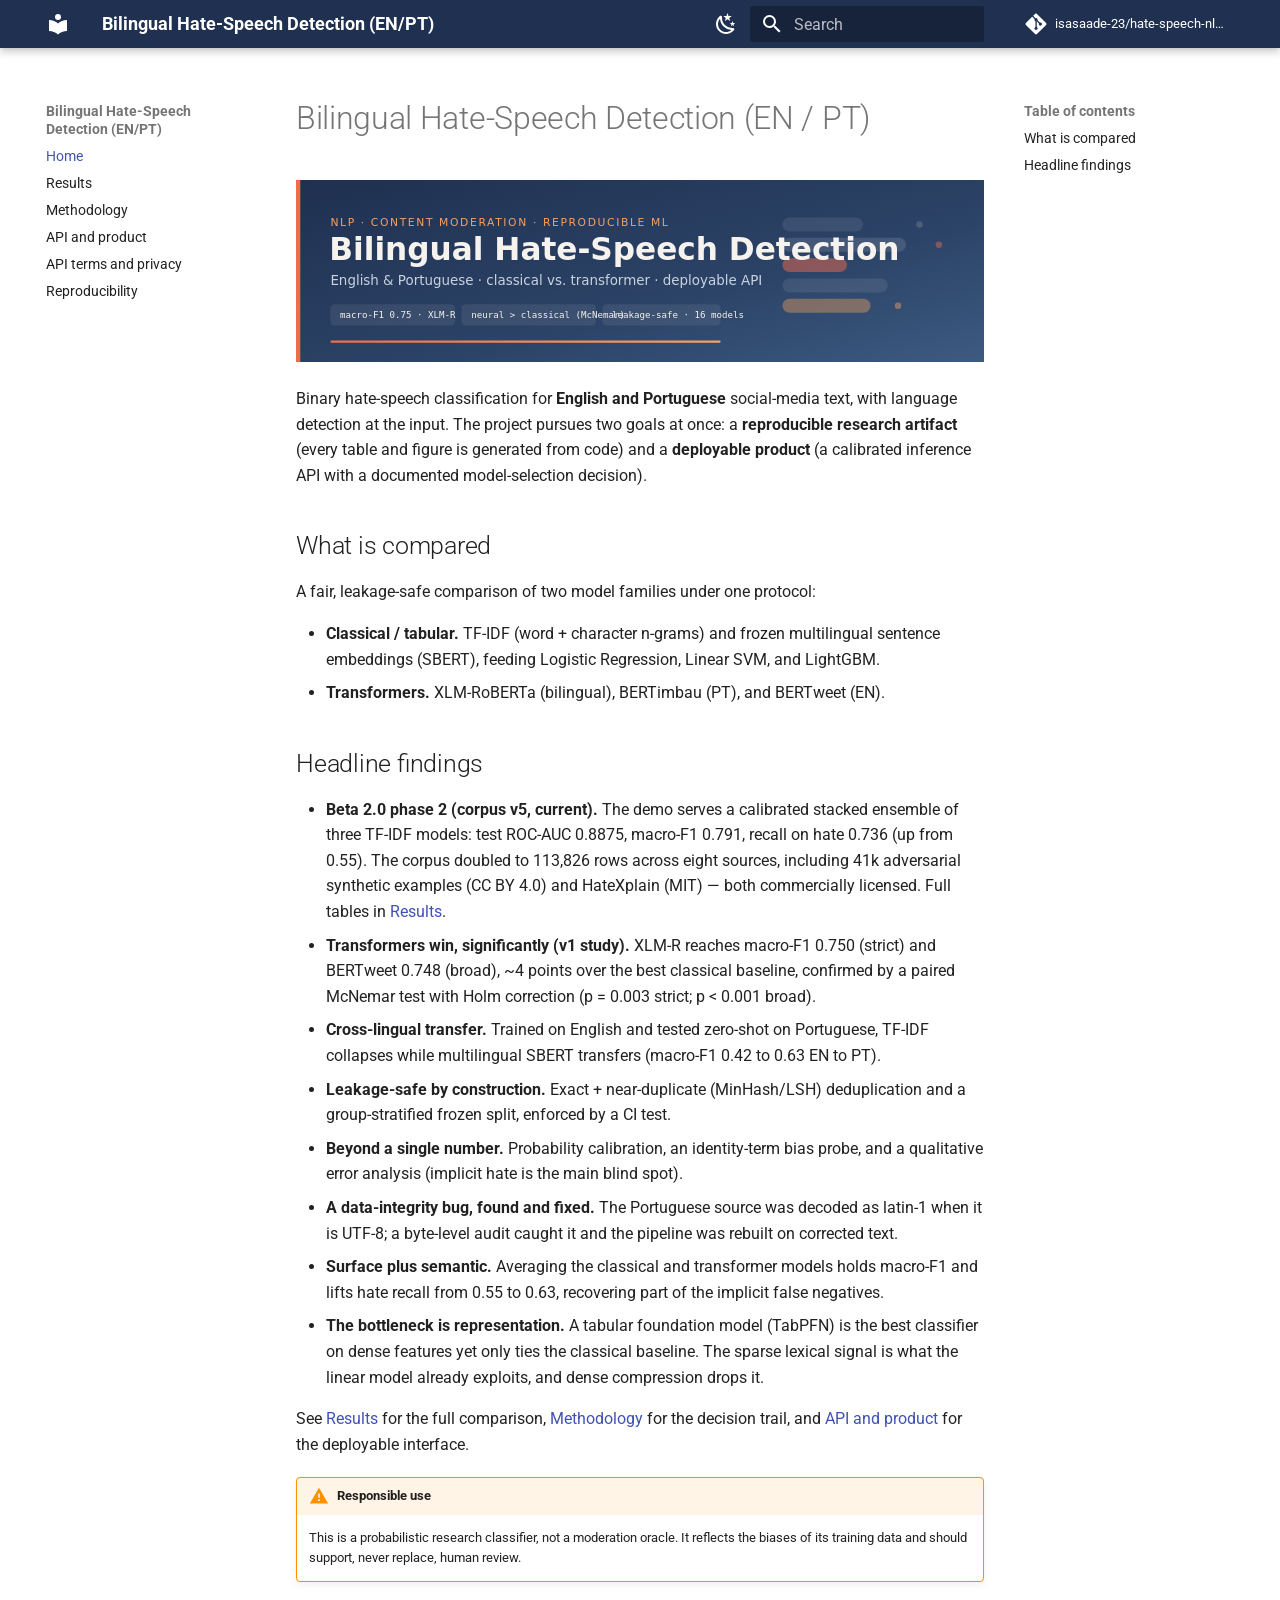
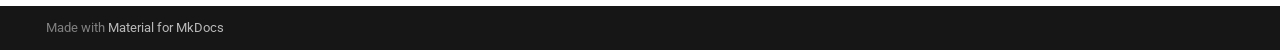
<file: index.html>
<!doctype html>
<html lang="en" class="no-js">
  <head>
    
      <meta charset="utf-8">
      <meta name="viewport" content="width=device-width,initial-scale=1">
      
        <meta name="description" content="Classical vs. transformer models for English/Portuguese hate-speech detection — a reproducible study with a deployable API.">
      
      
        <meta name="author" content="Isabela Venancio da Silva">
      
      
      
      
        <link rel="next" href="results/">
      
      
        
      
      
      <link rel="icon" href="assets/images/favicon.png">
      <meta name="generator" content="mkdocs-1.6.1, mkdocs-material-9.8.2">
    
    
      
        <title>Bilingual Hate-Speech Detection (EN/PT)</title>
      
    
    
      <link rel="stylesheet" href="assets/stylesheets/main.57a0d79d.min.css">
      
        
        <link rel="stylesheet" href="assets/stylesheets/palette.fb2fffe2.min.css">
      
      


    
    
      
    
    
      
        
        
        <link rel="preconnect" href="https://fonts.gstatic.com" crossorigin>
        <link rel="stylesheet" href="https://fonts.googleapis.com/css?family=Roboto:300,300i,400,400i,700,700i%7CRoboto+Mono:400,400i,700,700i&display=fallback">
        <style>:root{--md-text-font:"Roboto";--md-code-font:"Roboto Mono"}</style>
      
    
    
      <link rel="stylesheet" href="stylesheets/extra.css">
    
    <script>__md_scope=new URL(".",location),__md_hash=e=>[...e].reduce(((e,_)=>(e<<5)-e+_.charCodeAt(0)),0),__md_get=(e,_=localStorage,t=__md_scope)=>JSON.parse(_.getItem(t.pathname+"."+e)),__md_set=(e,_,t=localStorage,a=__md_scope)=>{try{t.setItem(a.pathname+"."+e,JSON.stringify(_))}catch(e){}}</script>
    
      

    
    
  </head>
  
  
    
    
      
    
    
    
    
    <body dir="ltr" data-md-color-scheme="default" data-md-color-primary="blue-grey" data-md-color-accent="deep-orange">
  
    
    <input class="md-toggle" data-md-toggle="drawer" type="checkbox" id="__drawer" autocomplete="off">
    <input class="md-toggle" data-md-toggle="search" type="checkbox" id="__search" autocomplete="off">
    <label class="md-overlay" for="__drawer"></label>
    <div data-md-component="skip">
      
        
        <a href="#bilingual-hate-speech-detection-en-pt" class="md-skip">
          Skip to content
        </a>
      
    </div>
    <div data-md-component="announce">
      
    </div>
    
    
      

  

<header class="md-header md-header--shadow" data-md-component="header">
  <nav class="md-header__inner md-grid" aria-label="Header">
    <a href="." title="Bilingual Hate-Speech Detection (EN/PT)" class="md-header__button md-logo" aria-label="Bilingual Hate-Speech Detection (EN/PT)" data-md-component="logo">
      
  
  <svg xmlns="http://www.w3.org/2000/svg" viewBox="0 0 24 24"><path d="M12 8a3 3 0 0 0 3-3 3 3 0 0 0-3-3 3 3 0 0 0-3 3 3 3 0 0 0 3 3m0 3.54C9.64 9.35 6.5 8 3 8v11c3.5 0 6.64 1.35 9 3.54 2.36-2.19 5.5-3.54 9-3.54V8c-3.5 0-6.64 1.35-9 3.54"/></svg>

    </a>
    <label class="md-header__button md-icon" for="__drawer">
      
      <svg xmlns="http://www.w3.org/2000/svg" viewBox="0 0 24 24"><path d="M3 6h18v2H3zm0 5h18v2H3zm0 5h18v2H3z"/></svg>
    </label>
    <div class="md-header__title" data-md-component="header-title">
      <div class="md-header__ellipsis">
        <div class="md-header__topic">
          <span class="md-ellipsis">
            Bilingual Hate-Speech Detection (EN/PT)
          </span>
        </div>
        <div class="md-header__topic" data-md-component="header-topic">
          <span class="md-ellipsis">
            
              Home
            
          </span>
        </div>
      </div>
    </div>
    
      
        <form class="md-header__option" data-md-component="palette">
  
    
    
    
    <input class="md-option" data-md-color-media="" data-md-color-scheme="default" data-md-color-primary="blue-grey" data-md-color-accent="deep-orange"  aria-label="Switch to dark mode"  type="radio" name="__palette" id="__palette_0">
    
      <label class="md-header__button md-icon" title="Switch to dark mode" for="__palette_1" hidden>
        <svg xmlns="http://www.w3.org/2000/svg" viewBox="0 0 24 24"><path d="m17.75 4.09-2.53 1.94.91 3.06-2.63-1.81-2.63 1.81.91-3.06-2.53-1.94L12.44 4l1.06-3 1.06 3zm3.5 6.91-1.64 1.25.59 1.98-1.7-1.17-1.7 1.17.59-1.98L15.75 11l2.06-.05L18.5 9l.69 1.95zm-2.28 4.95c.83-.08 1.72 1.1 1.19 1.85-.32.45-.66.87-1.08 1.27C15.17 23 8.84 23 4.94 19.07c-3.91-3.9-3.91-10.24 0-14.14.4-.4.82-.76 1.27-1.08.75-.53 1.93.36 1.85 1.19-.27 2.86.69 5.83 2.89 8.02a9.96 9.96 0 0 0 8.02 2.89m-1.64 2.02a12.08 12.08 0 0 1-7.8-3.47c-2.17-2.19-3.33-5-3.49-7.82-2.81 3.14-2.7 7.96.31 10.98 3.02 3.01 7.84 3.12 10.98.31"/></svg>
      </label>
    
  
    
    
    
    <input class="md-option" data-md-color-media="" data-md-color-scheme="slate" data-md-color-primary="blue-grey" data-md-color-accent="deep-orange"  aria-label="Switch to light mode"  type="radio" name="__palette" id="__palette_1">
    
      <label class="md-header__button md-icon" title="Switch to light mode" for="__palette_0" hidden>
        <svg xmlns="http://www.w3.org/2000/svg" viewBox="0 0 24 24"><path d="M12 7a5 5 0 0 1 5 5 5 5 0 0 1-5 5 5 5 0 0 1-5-5 5 5 0 0 1 5-5m0 2a3 3 0 0 0-3 3 3 3 0 0 0 3 3 3 3 0 0 0 3-3 3 3 0 0 0-3-3m0-7 2.39 3.42C13.65 5.15 12.84 5 12 5s-1.65.15-2.39.42zM3.34 7l4.16-.35A7.2 7.2 0 0 0 5.94 8.5c-.44.74-.69 1.5-.83 2.29zm.02 10 1.76-3.77a7.131 7.131 0 0 0 2.38 4.14zM20.65 7l-1.77 3.79a7.02 7.02 0 0 0-2.38-4.15zm-.01 10-4.14.36c.59-.51 1.12-1.14 1.54-1.86.42-.73.69-1.5.83-2.29zM12 22l-2.41-3.44c.74.27 1.55.44 2.41.44.82 0 1.63-.17 2.37-.44z"/></svg>
      </label>
    
  
</form>
      
    
    
      <script>var palette=__md_get("__palette");if(palette&&palette.color){if("(prefers-color-scheme)"===palette.color.media){var media=matchMedia("(prefers-color-scheme: light)"),input=document.querySelector(media.matches?"[data-md-color-media='(prefers-color-scheme: light)']":"[data-md-color-media='(prefers-color-scheme: dark)']");palette.color.media=input.getAttribute("data-md-color-media"),palette.color.scheme=input.getAttribute("data-md-color-scheme"),palette.color.primary=input.getAttribute("data-md-color-primary"),palette.color.accent=input.getAttribute("data-md-color-accent")}for(var[key,value]of Object.entries(palette.color))document.body.setAttribute("data-md-color-"+key,value)}</script>
    
    
    
      
      
        <label class="md-header__button md-icon" for="__search">
          
          <svg xmlns="http://www.w3.org/2000/svg" viewBox="0 0 24 24"><path d="M9.5 3A6.5 6.5 0 0 1 16 9.5c0 1.61-.59 3.09-1.56 4.23l.27.27h.79l5 5-1.5 1.5-5-5v-.79l-.27-.27A6.52 6.52 0 0 1 9.5 16 6.5 6.5 0 0 1 3 9.5 6.5 6.5 0 0 1 9.5 3m0 2C7 5 5 7 5 9.5S7 14 9.5 14 14 12 14 9.5 12 5 9.5 5"/></svg>
        </label>
        <div class="md-search" data-md-component="search" role="dialog">
  <label class="md-search__overlay" for="__search"></label>
  <div class="md-search__inner" role="search">
    <form class="md-search__form" name="search">
      <input type="text" class="md-search__input" name="query" aria-label="Search" placeholder="Search" autocapitalize="off" autocorrect="off" autocomplete="off" spellcheck="false" data-md-component="search-query" required>
      <label class="md-search__icon md-icon" for="__search">
        
        <svg xmlns="http://www.w3.org/2000/svg" viewBox="0 0 24 24"><path d="M9.5 3A6.5 6.5 0 0 1 16 9.5c0 1.61-.59 3.09-1.56 4.23l.27.27h.79l5 5-1.5 1.5-5-5v-.79l-.27-.27A6.52 6.52 0 0 1 9.5 16 6.5 6.5 0 0 1 3 9.5 6.5 6.5 0 0 1 9.5 3m0 2C7 5 5 7 5 9.5S7 14 9.5 14 14 12 14 9.5 12 5 9.5 5"/></svg>
        
        <svg xmlns="http://www.w3.org/2000/svg" viewBox="0 0 24 24"><path d="M20 11v2H8l5.5 5.5-1.42 1.42L4.16 12l7.92-7.92L13.5 5.5 8 11z"/></svg>
      </label>
      <nav class="md-search__options" aria-label="Search">
        
        <button type="reset" class="md-search__icon md-icon" title="Clear" aria-label="Clear" tabindex="-1">
          
          <svg xmlns="http://www.w3.org/2000/svg" viewBox="0 0 24 24"><path d="M19 6.41 17.59 5 12 10.59 6.41 5 5 6.41 10.59 12 5 17.59 6.41 19 12 13.41 17.59 19 19 17.59 13.41 12z"/></svg>
        </button>
      </nav>
      
    </form>
    <div class="md-search__output">
      <div class="md-search__scrollwrap" tabindex="0" data-md-scrollfix>
        <div class="md-search-result" data-md-component="search-result">
          <div class="md-search-result__meta">
            Initializing search
          </div>
          <ol class="md-search-result__list" role="presentation"></ol>
        </div>
      </div>
    </div>
  </div>
</div>
      
    
    
      <div class="md-header__source">
        <a href="https://github.com/isasaade-23/hate-speech-nlp-en-pt" title="Go to repository" class="md-source" data-md-component="source">
  <div class="md-source__icon md-icon">
    
    <svg xmlns="http://www.w3.org/2000/svg" viewBox="0 0 448 512"><!--! Font Awesome Free 7.1.0 by @fontawesome - https://fontawesome.com License - https://fontawesome.com/license/free (Icons: CC BY 4.0, Fonts: SIL OFL 1.1, Code: MIT License) Copyright 2025 Fonticons, Inc.--><path d="M439.6 236.1 244 40.5c-5.4-5.5-12.8-8.5-20.4-8.5s-15 3-20.4 8.4L162.5 81l51.5 51.5c27.1-9.1 52.7 16.8 43.4 43.7l49.7 49.7c34.2-11.8 61.2 31 35.5 56.7-26.5 26.5-70.2-2.9-56-37.3L240.3 199v121.9c25.3 12.5 22.3 41.8 9.1 55-6.4 6.4-15.2 10.1-24.3 10.1s-17.8-3.6-24.3-10.1c-17.6-17.6-11.1-46.9 11.2-56v-123c-20.8-8.5-24.6-30.7-18.6-45L142.6 101 8.5 235.1C3 240.6 0 247.9 0 255.5s3 15 8.5 20.4l195.6 195.7c5.4 5.4 12.7 8.4 20.4 8.4s15-3 20.4-8.4l194.7-194.7c5.4-5.4 8.4-12.8 8.4-20.4s-3-15-8.4-20.4"/></svg>
  </div>
  <div class="md-source__repository">
    isasaade-23/hate-speech-nlp-en-pt
  </div>
</a>
      </div>
    
  </nav>
  
</header>
    
    <div class="md-container" data-md-component="container">
      
      
        
          
        
      
      <main class="md-main" data-md-component="main">
        <div class="md-main__inner md-grid">
          
            
              
              <div class="md-sidebar md-sidebar--primary" data-md-component="sidebar" data-md-type="navigation" >
                <div class="md-sidebar__scrollwrap">
                  <div class="md-sidebar__inner">
                    



<nav class="md-nav md-nav--primary" aria-label="Navigation" data-md-level="0">
  <label class="md-nav__title" for="__drawer">
    <a href="." title="Bilingual Hate-Speech Detection (EN/PT)" class="md-nav__button md-logo" aria-label="Bilingual Hate-Speech Detection (EN/PT)" data-md-component="logo">
      
  
  <svg xmlns="http://www.w3.org/2000/svg" viewBox="0 0 24 24"><path d="M12 8a3 3 0 0 0 3-3 3 3 0 0 0-3-3 3 3 0 0 0-3 3 3 3 0 0 0 3 3m0 3.54C9.64 9.35 6.5 8 3 8v11c3.5 0 6.64 1.35 9 3.54 2.36-2.19 5.5-3.54 9-3.54V8c-3.5 0-6.64 1.35-9 3.54"/></svg>

    </a>
    Bilingual Hate-Speech Detection (EN/PT)
  </label>
  
    <div class="md-nav__source">
      <a href="https://github.com/isasaade-23/hate-speech-nlp-en-pt" title="Go to repository" class="md-source" data-md-component="source">
  <div class="md-source__icon md-icon">
    
    <svg xmlns="http://www.w3.org/2000/svg" viewBox="0 0 448 512"><!--! Font Awesome Free 7.1.0 by @fontawesome - https://fontawesome.com License - https://fontawesome.com/license/free (Icons: CC BY 4.0, Fonts: SIL OFL 1.1, Code: MIT License) Copyright 2025 Fonticons, Inc.--><path d="M439.6 236.1 244 40.5c-5.4-5.5-12.8-8.5-20.4-8.5s-15 3-20.4 8.4L162.5 81l51.5 51.5c27.1-9.1 52.7 16.8 43.4 43.7l49.7 49.7c34.2-11.8 61.2 31 35.5 56.7-26.5 26.5-70.2-2.9-56-37.3L240.3 199v121.9c25.3 12.5 22.3 41.8 9.1 55-6.4 6.4-15.2 10.1-24.3 10.1s-17.8-3.6-24.3-10.1c-17.6-17.6-11.1-46.9 11.2-56v-123c-20.8-8.5-24.6-30.7-18.6-45L142.6 101 8.5 235.1C3 240.6 0 247.9 0 255.5s3 15 8.5 20.4l195.6 195.7c5.4 5.4 12.7 8.4 20.4 8.4s15-3 20.4-8.4l194.7-194.7c5.4-5.4 8.4-12.8 8.4-20.4s-3-15-8.4-20.4"/></svg>
  </div>
  <div class="md-source__repository">
    isasaade-23/hate-speech-nlp-en-pt
  </div>
</a>
    </div>
  
  <ul class="md-nav__list" data-md-scrollfix>
    
      
      
  
  
    
  
  
  
    <li class="md-nav__item md-nav__item--active">
      
      <input class="md-nav__toggle md-toggle" type="checkbox" id="__toc">
      
      
        
      
      
        <label class="md-nav__link md-nav__link--active" for="__toc">
          
  
  
  <span class="md-ellipsis">
    
  
    Home
  

    
  </span>
  
  

          <span class="md-nav__icon md-icon"></span>
        </label>
      
      <a href="." class="md-nav__link md-nav__link--active">
        
  
  
  <span class="md-ellipsis">
    
  
    Home
  

    
  </span>
  
  

      </a>
      
        

<nav class="md-nav md-nav--secondary" aria-label="Table of contents">
  
  
  
    
  
  
    <label class="md-nav__title" for="__toc">
      <span class="md-nav__icon md-icon"></span>
      Table of contents
    </label>
    <ul class="md-nav__list" data-md-component="toc" data-md-scrollfix>
      
        <li class="md-nav__item">
  <a href="#what-is-compared" class="md-nav__link">
    <span class="md-ellipsis">
      
        What is compared
      
    </span>
  </a>
  
</li>
      
        <li class="md-nav__item">
  <a href="#headline-findings" class="md-nav__link">
    <span class="md-ellipsis">
      
        Headline findings
      
    </span>
  </a>
  
</li>
      
    </ul>
  
</nav>
      
    </li>
  

    
      
      
  
  
  
  
    <li class="md-nav__item">
      <a href="results/" class="md-nav__link">
        
  
  
  <span class="md-ellipsis">
    
  
    Results
  

    
  </span>
  
  

      </a>
    </li>
  

    
      
      
  
  
  
  
    <li class="md-nav__item">
      <a href="methodology/" class="md-nav__link">
        
  
  
  <span class="md-ellipsis">
    
  
    Methodology
  

    
  </span>
  
  

      </a>
    </li>
  

    
      
      
  
  
  
  
    <li class="md-nav__item">
      <a href="api/" class="md-nav__link">
        
  
  
  <span class="md-ellipsis">
    
  
    API and product
  

    
  </span>
  
  

      </a>
    </li>
  

    
      
      
  
  
  
  
    <li class="md-nav__item">
      <a href="api_termos_privacidade/" class="md-nav__link">
        
  
  
  <span class="md-ellipsis">
    
  
    API terms and privacy
  

    
  </span>
  
  

      </a>
    </li>
  

    
      
      
  
  
  
  
    <li class="md-nav__item">
      <a href="reproducibility/" class="md-nav__link">
        
  
  
  <span class="md-ellipsis">
    
  
    Reproducibility
  

    
  </span>
  
  

      </a>
    </li>
  

    
  </ul>
</nav>
                  </div>
                </div>
              </div>
            
            
              
              <div class="md-sidebar md-sidebar--secondary" data-md-component="sidebar" data-md-type="toc" >
                <div class="md-sidebar__scrollwrap">
                  <div class="md-sidebar__inner">
                    

<nav class="md-nav md-nav--secondary" aria-label="Table of contents">
  
  
  
    
  
  
    <label class="md-nav__title" for="__toc">
      <span class="md-nav__icon md-icon"></span>
      Table of contents
    </label>
    <ul class="md-nav__list" data-md-component="toc" data-md-scrollfix>
      
        <li class="md-nav__item">
  <a href="#what-is-compared" class="md-nav__link">
    <span class="md-ellipsis">
      
        What is compared
      
    </span>
  </a>
  
</li>
      
        <li class="md-nav__item">
  <a href="#headline-findings" class="md-nav__link">
    <span class="md-ellipsis">
      
        Headline findings
      
    </span>
  </a>
  
</li>
      
    </ul>
  
</nav>
                  </div>
                </div>
              </div>
            
          
          
            <div class="md-content" data-md-component="content">
              
              <article class="md-content__inner md-typeset">
                
                  


  
  


<h1 id="bilingual-hate-speech-detection-en-pt">Bilingual Hate-Speech Detection (EN / PT)<a class="headerlink" href="#bilingual-hate-speech-detection-en-pt" title="Permanent link">&para;</a></h1>
<p><img alt="Banner" src="img/banner.svg" width="100%" /></p>
<p>Binary hate-speech classification for <strong>English and Portuguese</strong> social-media text, with
language detection at the input. The project pursues two goals at once: a <strong>reproducible
research artifact</strong> (every table and figure is generated from code) and a <strong>deployable
product</strong> (a calibrated inference API with a documented model-selection decision).</p>
<h2 id="what-is-compared">What is compared<a class="headerlink" href="#what-is-compared" title="Permanent link">&para;</a></h2>
<p>A fair, leakage-safe comparison of two model families under one protocol:</p>
<ul>
<li><strong>Classical / tabular.</strong> TF-IDF (word + character n-grams) and frozen multilingual
  sentence embeddings (SBERT), feeding Logistic Regression, Linear SVM, and LightGBM.</li>
<li><strong>Transformers.</strong> XLM-RoBERTa (bilingual), BERTimbau (PT), and BERTweet (EN).</li>
</ul>
<h2 id="headline-findings">Headline findings<a class="headerlink" href="#headline-findings" title="Permanent link">&para;</a></h2>
<ul>
<li><strong>Beta 2.0 phase 2 (corpus v5, current).</strong> The demo serves a calibrated stacked ensemble
  of three TF-IDF models: test ROC-AUC 0.8875, macro-F1 0.791, recall on hate 0.736 (up
  from 0.55). The corpus doubled to 113,826 rows across eight sources, including 41k
  adversarial synthetic examples (CC BY 4.0) and HateXplain (MIT) — both commercially
  licensed. Full tables in <a href="results/">Results</a>.</li>
<li><strong>Transformers win, significantly (v1 study).</strong> XLM-R reaches macro-F1 0.750 (strict) and BERTweet
  0.748 (broad), ~4 points over the best classical baseline, confirmed by a paired McNemar
  test with Holm correction (p = 0.003 strict; p &lt; 0.001 broad).</li>
<li><strong>Cross-lingual transfer.</strong> Trained on English and tested zero-shot on Portuguese,
  TF-IDF collapses while multilingual SBERT transfers (macro-F1 0.42 to 0.63 EN to PT).</li>
<li><strong>Leakage-safe by construction.</strong> Exact + near-duplicate (MinHash/LSH) deduplication and
  a group-stratified frozen split, enforced by a CI test.</li>
<li><strong>Beyond a single number.</strong> Probability calibration, an identity-term bias probe, and a
  qualitative error analysis (implicit hate is the main blind spot).</li>
<li><strong>A data-integrity bug, found and fixed.</strong> The Portuguese source was decoded as latin-1
  when it is UTF-8; a byte-level audit caught it and the pipeline was rebuilt on corrected text.</li>
<li><strong>Surface plus semantic.</strong> Averaging the classical and transformer models holds macro-F1 and
  lifts hate recall from 0.55 to 0.63, recovering part of the implicit false negatives.</li>
<li><strong>The bottleneck is representation.</strong> A tabular foundation model (TabPFN) is the best classifier
  on dense features yet only ties the classical baseline. The sparse lexical signal is what the
  linear model already exploits, and dense compression drops it.</li>
</ul>
<p>See <a href="results/">Results</a> for the full comparison, <a href="methodology/">Methodology</a> for the
decision trail, and <a href="api/">API and product</a> for the deployable interface.</p>
<div class="admonition warning">
<p class="admonition-title">Responsible use</p>
<p>This is a probabilistic research classifier, not a moderation oracle. It reflects the
biases of its training data and should support, never replace, human review.</p>
</div>












                
              </article>
            </div>
          
          
<script>var target=document.getElementById(location.hash.slice(1));target&&target.name&&(target.checked=target.name.startsWith("__tabbed_"))</script>
        </div>
        
          <button type="button" class="md-top md-icon" data-md-component="top" hidden>
  
  <svg xmlns="http://www.w3.org/2000/svg" viewBox="0 0 24 24"><path d="M13 20h-2V8l-5.5 5.5-1.42-1.42L12 4.16l7.92 7.92-1.42 1.42L13 8z"/></svg>
  Back to top
</button>
        
      </main>
      
        <footer class="md-footer">
  
  <div class="md-footer-meta md-typeset">
    <div class="md-footer-meta__inner md-grid">
      <div class="md-copyright">
  
  
    Made with
    <a href="https://squidfunk.github.io/mkdocs-material/" target="_blank" rel="noopener">
      Material for MkDocs
    </a>
  
</div>
      
    </div>
  </div>
</footer>
      
    </div>
    <div class="md-dialog" data-md-component="dialog">
      <div class="md-dialog__inner md-typeset"></div>
    </div>
    
    
    
      
      
      <script id="__config" type="application/json">{"annotate": null, "base": ".", "features": ["navigation.sections", "navigation.top", "navigation.tracking", "content.code.copy", "toc.follow"], "search": "assets/javascripts/workers/search.a7633da7.min.js", "tags": null, "translations": {"clipboard.copied": "Copied to clipboard", "clipboard.copy": "Copy to clipboard", "search.result.more.one": "1 more on this page", "search.result.more.other": "# more on this page", "search.result.none": "No matching documents", "search.result.one": "1 matching document", "search.result.other": "# matching documents", "search.result.placeholder": "Type to start searching", "search.result.term.missing": "Missing", "select.version": "Select version"}, "version": null}</script>
    
    
      <script src="assets/javascripts/bundle.a5f9d56c.min.js"></script>
      
    
  </body>
</html>
</file>
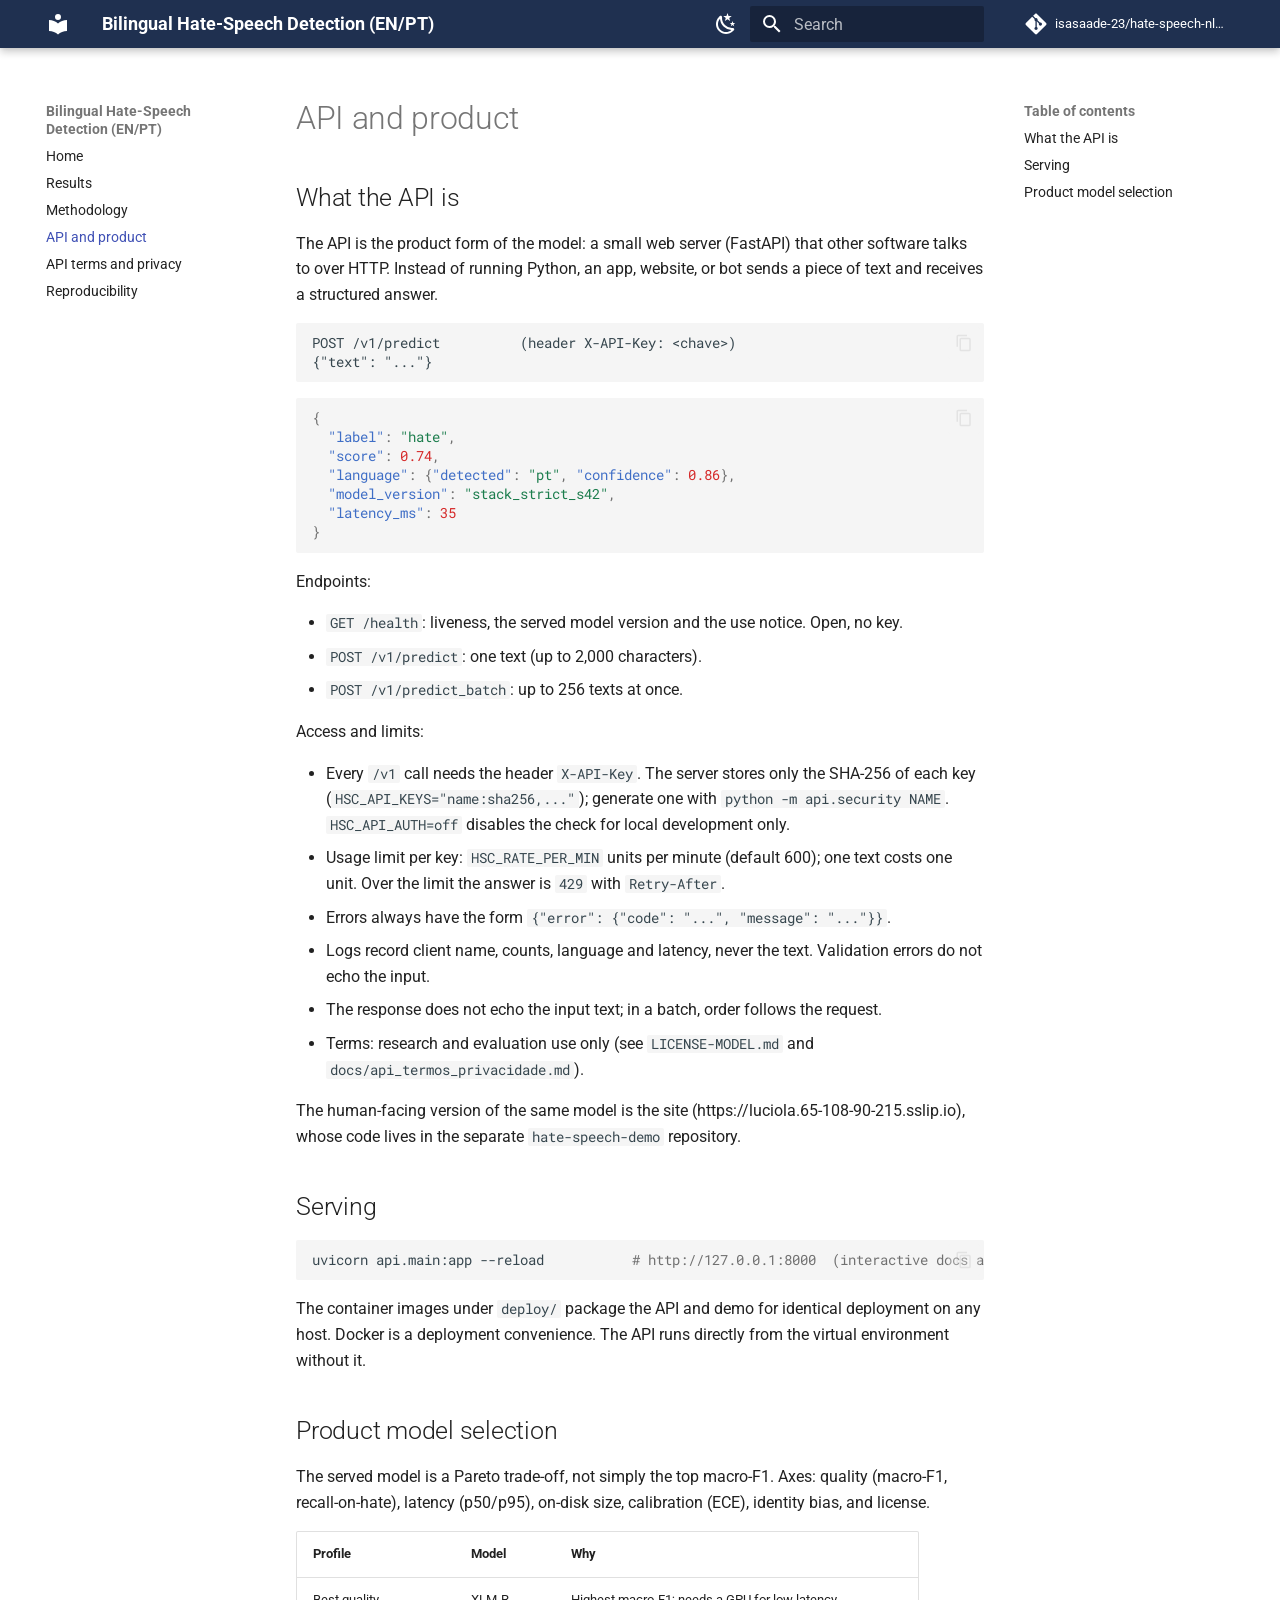
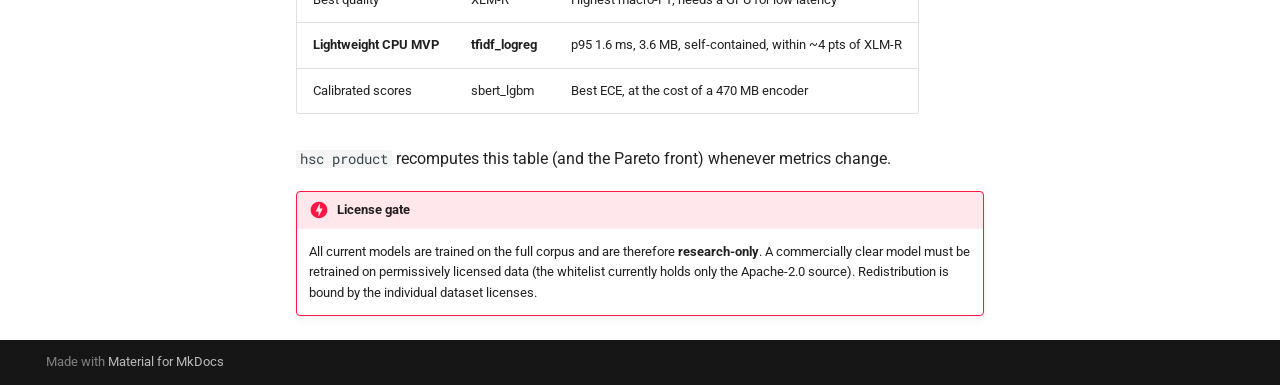
<file: api/index.html>
<!doctype html>
<html lang="en" class="no-js">
  <head>
    
      <meta charset="utf-8">
      <meta name="viewport" content="width=device-width,initial-scale=1">
      
        <meta name="description" content="Classical vs. transformer models for English/Portuguese hate-speech detection — a reproducible study with a deployable API.">
      
      
        <meta name="author" content="Isabela Venancio da Silva">
      
      
      
        <link rel="prev" href="../methodology/">
      
      
        <link rel="next" href="../api_termos_privacidade/">
      
      
        
      
      
      <link rel="icon" href="../assets/images/favicon.png">
      <meta name="generator" content="mkdocs-1.6.1, mkdocs-material-9.8.2">
    
    
      
        <title>API and product - Bilingual Hate-Speech Detection (EN/PT)</title>
      
    
    
      <link rel="stylesheet" href="../assets/stylesheets/main.57a0d79d.min.css">
      
        
        <link rel="stylesheet" href="../assets/stylesheets/palette.fb2fffe2.min.css">
      
      


    
    
      
    
    
      
        
        
        <link rel="preconnect" href="https://fonts.gstatic.com" crossorigin>
        <link rel="stylesheet" href="https://fonts.googleapis.com/css?family=Roboto:300,300i,400,400i,700,700i%7CRoboto+Mono:400,400i,700,700i&display=fallback">
        <style>:root{--md-text-font:"Roboto";--md-code-font:"Roboto Mono"}</style>
      
    
    
      <link rel="stylesheet" href="../stylesheets/extra.css">
    
    <script>__md_scope=new URL("..",location),__md_hash=e=>[...e].reduce(((e,_)=>(e<<5)-e+_.charCodeAt(0)),0),__md_get=(e,_=localStorage,t=__md_scope)=>JSON.parse(_.getItem(t.pathname+"."+e)),__md_set=(e,_,t=localStorage,a=__md_scope)=>{try{t.setItem(a.pathname+"."+e,JSON.stringify(_))}catch(e){}}</script>
    
      

    
    
  </head>
  
  
    
    
      
    
    
    
    
    <body dir="ltr" data-md-color-scheme="default" data-md-color-primary="blue-grey" data-md-color-accent="deep-orange">
  
    
    <input class="md-toggle" data-md-toggle="drawer" type="checkbox" id="__drawer" autocomplete="off">
    <input class="md-toggle" data-md-toggle="search" type="checkbox" id="__search" autocomplete="off">
    <label class="md-overlay" for="__drawer"></label>
    <div data-md-component="skip">
      
        
        <a href="#api-and-product" class="md-skip">
          Skip to content
        </a>
      
    </div>
    <div data-md-component="announce">
      
    </div>
    
    
      

  

<header class="md-header md-header--shadow" data-md-component="header">
  <nav class="md-header__inner md-grid" aria-label="Header">
    <a href=".." title="Bilingual Hate-Speech Detection (EN/PT)" class="md-header__button md-logo" aria-label="Bilingual Hate-Speech Detection (EN/PT)" data-md-component="logo">
      
  
  <svg xmlns="http://www.w3.org/2000/svg" viewBox="0 0 24 24"><path d="M12 8a3 3 0 0 0 3-3 3 3 0 0 0-3-3 3 3 0 0 0-3 3 3 3 0 0 0 3 3m0 3.54C9.64 9.35 6.5 8 3 8v11c3.5 0 6.64 1.35 9 3.54 2.36-2.19 5.5-3.54 9-3.54V8c-3.5 0-6.64 1.35-9 3.54"/></svg>

    </a>
    <label class="md-header__button md-icon" for="__drawer">
      
      <svg xmlns="http://www.w3.org/2000/svg" viewBox="0 0 24 24"><path d="M3 6h18v2H3zm0 5h18v2H3zm0 5h18v2H3z"/></svg>
    </label>
    <div class="md-header__title" data-md-component="header-title">
      <div class="md-header__ellipsis">
        <div class="md-header__topic">
          <span class="md-ellipsis">
            Bilingual Hate-Speech Detection (EN/PT)
          </span>
        </div>
        <div class="md-header__topic" data-md-component="header-topic">
          <span class="md-ellipsis">
            
              API and product
            
          </span>
        </div>
      </div>
    </div>
    
      
        <form class="md-header__option" data-md-component="palette">
  
    
    
    
    <input class="md-option" data-md-color-media="" data-md-color-scheme="default" data-md-color-primary="blue-grey" data-md-color-accent="deep-orange"  aria-label="Switch to dark mode"  type="radio" name="__palette" id="__palette_0">
    
      <label class="md-header__button md-icon" title="Switch to dark mode" for="__palette_1" hidden>
        <svg xmlns="http://www.w3.org/2000/svg" viewBox="0 0 24 24"><path d="m17.75 4.09-2.53 1.94.91 3.06-2.63-1.81-2.63 1.81.91-3.06-2.53-1.94L12.44 4l1.06-3 1.06 3zm3.5 6.91-1.64 1.25.59 1.98-1.7-1.17-1.7 1.17.59-1.98L15.75 11l2.06-.05L18.5 9l.69 1.95zm-2.28 4.95c.83-.08 1.72 1.1 1.19 1.85-.32.45-.66.87-1.08 1.27C15.17 23 8.84 23 4.94 19.07c-3.91-3.9-3.91-10.24 0-14.14.4-.4.82-.76 1.27-1.08.75-.53 1.93.36 1.85 1.19-.27 2.86.69 5.83 2.89 8.02a9.96 9.96 0 0 0 8.02 2.89m-1.64 2.02a12.08 12.08 0 0 1-7.8-3.47c-2.17-2.19-3.33-5-3.49-7.82-2.81 3.14-2.7 7.96.31 10.98 3.02 3.01 7.84 3.12 10.98.31"/></svg>
      </label>
    
  
    
    
    
    <input class="md-option" data-md-color-media="" data-md-color-scheme="slate" data-md-color-primary="blue-grey" data-md-color-accent="deep-orange"  aria-label="Switch to light mode"  type="radio" name="__palette" id="__palette_1">
    
      <label class="md-header__button md-icon" title="Switch to light mode" for="__palette_0" hidden>
        <svg xmlns="http://www.w3.org/2000/svg" viewBox="0 0 24 24"><path d="M12 7a5 5 0 0 1 5 5 5 5 0 0 1-5 5 5 5 0 0 1-5-5 5 5 0 0 1 5-5m0 2a3 3 0 0 0-3 3 3 3 0 0 0 3 3 3 3 0 0 0 3-3 3 3 0 0 0-3-3m0-7 2.39 3.42C13.65 5.15 12.84 5 12 5s-1.65.15-2.39.42zM3.34 7l4.16-.35A7.2 7.2 0 0 0 5.94 8.5c-.44.74-.69 1.5-.83 2.29zm.02 10 1.76-3.77a7.131 7.131 0 0 0 2.38 4.14zM20.65 7l-1.77 3.79a7.02 7.02 0 0 0-2.38-4.15zm-.01 10-4.14.36c.59-.51 1.12-1.14 1.54-1.86.42-.73.69-1.5.83-2.29zM12 22l-2.41-3.44c.74.27 1.55.44 2.41.44.82 0 1.63-.17 2.37-.44z"/></svg>
      </label>
    
  
</form>
      
    
    
      <script>var palette=__md_get("__palette");if(palette&&palette.color){if("(prefers-color-scheme)"===palette.color.media){var media=matchMedia("(prefers-color-scheme: light)"),input=document.querySelector(media.matches?"[data-md-color-media='(prefers-color-scheme: light)']":"[data-md-color-media='(prefers-color-scheme: dark)']");palette.color.media=input.getAttribute("data-md-color-media"),palette.color.scheme=input.getAttribute("data-md-color-scheme"),palette.color.primary=input.getAttribute("data-md-color-primary"),palette.color.accent=input.getAttribute("data-md-color-accent")}for(var[key,value]of Object.entries(palette.color))document.body.setAttribute("data-md-color-"+key,value)}</script>
    
    
    
      
      
        <label class="md-header__button md-icon" for="__search">
          
          <svg xmlns="http://www.w3.org/2000/svg" viewBox="0 0 24 24"><path d="M9.5 3A6.5 6.5 0 0 1 16 9.5c0 1.61-.59 3.09-1.56 4.23l.27.27h.79l5 5-1.5 1.5-5-5v-.79l-.27-.27A6.52 6.52 0 0 1 9.5 16 6.5 6.5 0 0 1 3 9.5 6.5 6.5 0 0 1 9.5 3m0 2C7 5 5 7 5 9.5S7 14 9.5 14 14 12 14 9.5 12 5 9.5 5"/></svg>
        </label>
        <div class="md-search" data-md-component="search" role="dialog">
  <label class="md-search__overlay" for="__search"></label>
  <div class="md-search__inner" role="search">
    <form class="md-search__form" name="search">
      <input type="text" class="md-search__input" name="query" aria-label="Search" placeholder="Search" autocapitalize="off" autocorrect="off" autocomplete="off" spellcheck="false" data-md-component="search-query" required>
      <label class="md-search__icon md-icon" for="__search">
        
        <svg xmlns="http://www.w3.org/2000/svg" viewBox="0 0 24 24"><path d="M9.5 3A6.5 6.5 0 0 1 16 9.5c0 1.61-.59 3.09-1.56 4.23l.27.27h.79l5 5-1.5 1.5-5-5v-.79l-.27-.27A6.52 6.52 0 0 1 9.5 16 6.5 6.5 0 0 1 3 9.5 6.5 6.5 0 0 1 9.5 3m0 2C7 5 5 7 5 9.5S7 14 9.5 14 14 12 14 9.5 12 5 9.5 5"/></svg>
        
        <svg xmlns="http://www.w3.org/2000/svg" viewBox="0 0 24 24"><path d="M20 11v2H8l5.5 5.5-1.42 1.42L4.16 12l7.92-7.92L13.5 5.5 8 11z"/></svg>
      </label>
      <nav class="md-search__options" aria-label="Search">
        
        <button type="reset" class="md-search__icon md-icon" title="Clear" aria-label="Clear" tabindex="-1">
          
          <svg xmlns="http://www.w3.org/2000/svg" viewBox="0 0 24 24"><path d="M19 6.41 17.59 5 12 10.59 6.41 5 5 6.41 10.59 12 5 17.59 6.41 19 12 13.41 17.59 19 19 17.59 13.41 12z"/></svg>
        </button>
      </nav>
      
    </form>
    <div class="md-search__output">
      <div class="md-search__scrollwrap" tabindex="0" data-md-scrollfix>
        <div class="md-search-result" data-md-component="search-result">
          <div class="md-search-result__meta">
            Initializing search
          </div>
          <ol class="md-search-result__list" role="presentation"></ol>
        </div>
      </div>
    </div>
  </div>
</div>
      
    
    
      <div class="md-header__source">
        <a href="https://github.com/isasaade-23/hate-speech-nlp-en-pt" title="Go to repository" class="md-source" data-md-component="source">
  <div class="md-source__icon md-icon">
    
    <svg xmlns="http://www.w3.org/2000/svg" viewBox="0 0 448 512"><!--! Font Awesome Free 7.1.0 by @fontawesome - https://fontawesome.com License - https://fontawesome.com/license/free (Icons: CC BY 4.0, Fonts: SIL OFL 1.1, Code: MIT License) Copyright 2025 Fonticons, Inc.--><path d="M439.6 236.1 244 40.5c-5.4-5.5-12.8-8.5-20.4-8.5s-15 3-20.4 8.4L162.5 81l51.5 51.5c27.1-9.1 52.7 16.8 43.4 43.7l49.7 49.7c34.2-11.8 61.2 31 35.5 56.7-26.5 26.5-70.2-2.9-56-37.3L240.3 199v121.9c25.3 12.5 22.3 41.8 9.1 55-6.4 6.4-15.2 10.1-24.3 10.1s-17.8-3.6-24.3-10.1c-17.6-17.6-11.1-46.9 11.2-56v-123c-20.8-8.5-24.6-30.7-18.6-45L142.6 101 8.5 235.1C3 240.6 0 247.9 0 255.5s3 15 8.5 20.4l195.6 195.7c5.4 5.4 12.7 8.4 20.4 8.4s15-3 20.4-8.4l194.7-194.7c5.4-5.4 8.4-12.8 8.4-20.4s-3-15-8.4-20.4"/></svg>
  </div>
  <div class="md-source__repository">
    isasaade-23/hate-speech-nlp-en-pt
  </div>
</a>
      </div>
    
  </nav>
  
</header>
    
    <div class="md-container" data-md-component="container">
      
      
        
          
        
      
      <main class="md-main" data-md-component="main">
        <div class="md-main__inner md-grid">
          
            
              
              <div class="md-sidebar md-sidebar--primary" data-md-component="sidebar" data-md-type="navigation" >
                <div class="md-sidebar__scrollwrap">
                  <div class="md-sidebar__inner">
                    



<nav class="md-nav md-nav--primary" aria-label="Navigation" data-md-level="0">
  <label class="md-nav__title" for="__drawer">
    <a href=".." title="Bilingual Hate-Speech Detection (EN/PT)" class="md-nav__button md-logo" aria-label="Bilingual Hate-Speech Detection (EN/PT)" data-md-component="logo">
      
  
  <svg xmlns="http://www.w3.org/2000/svg" viewBox="0 0 24 24"><path d="M12 8a3 3 0 0 0 3-3 3 3 0 0 0-3-3 3 3 0 0 0-3 3 3 3 0 0 0 3 3m0 3.54C9.64 9.35 6.5 8 3 8v11c3.5 0 6.64 1.35 9 3.54 2.36-2.19 5.5-3.54 9-3.54V8c-3.5 0-6.64 1.35-9 3.54"/></svg>

    </a>
    Bilingual Hate-Speech Detection (EN/PT)
  </label>
  
    <div class="md-nav__source">
      <a href="https://github.com/isasaade-23/hate-speech-nlp-en-pt" title="Go to repository" class="md-source" data-md-component="source">
  <div class="md-source__icon md-icon">
    
    <svg xmlns="http://www.w3.org/2000/svg" viewBox="0 0 448 512"><!--! Font Awesome Free 7.1.0 by @fontawesome - https://fontawesome.com License - https://fontawesome.com/license/free (Icons: CC BY 4.0, Fonts: SIL OFL 1.1, Code: MIT License) Copyright 2025 Fonticons, Inc.--><path d="M439.6 236.1 244 40.5c-5.4-5.5-12.8-8.5-20.4-8.5s-15 3-20.4 8.4L162.5 81l51.5 51.5c27.1-9.1 52.7 16.8 43.4 43.7l49.7 49.7c34.2-11.8 61.2 31 35.5 56.7-26.5 26.5-70.2-2.9-56-37.3L240.3 199v121.9c25.3 12.5 22.3 41.8 9.1 55-6.4 6.4-15.2 10.1-24.3 10.1s-17.8-3.6-24.3-10.1c-17.6-17.6-11.1-46.9 11.2-56v-123c-20.8-8.5-24.6-30.7-18.6-45L142.6 101 8.5 235.1C3 240.6 0 247.9 0 255.5s3 15 8.5 20.4l195.6 195.7c5.4 5.4 12.7 8.4 20.4 8.4s15-3 20.4-8.4l194.7-194.7c5.4-5.4 8.4-12.8 8.4-20.4s-3-15-8.4-20.4"/></svg>
  </div>
  <div class="md-source__repository">
    isasaade-23/hate-speech-nlp-en-pt
  </div>
</a>
    </div>
  
  <ul class="md-nav__list" data-md-scrollfix>
    
      
      
  
  
  
  
    <li class="md-nav__item">
      <a href=".." class="md-nav__link">
        
  
  
  <span class="md-ellipsis">
    
  
    Home
  

    
  </span>
  
  

      </a>
    </li>
  

    
      
      
  
  
  
  
    <li class="md-nav__item">
      <a href="../results/" class="md-nav__link">
        
  
  
  <span class="md-ellipsis">
    
  
    Results
  

    
  </span>
  
  

      </a>
    </li>
  

    
      
      
  
  
  
  
    <li class="md-nav__item">
      <a href="../methodology/" class="md-nav__link">
        
  
  
  <span class="md-ellipsis">
    
  
    Methodology
  

    
  </span>
  
  

      </a>
    </li>
  

    
      
      
  
  
    
  
  
  
    <li class="md-nav__item md-nav__item--active">
      
      <input class="md-nav__toggle md-toggle" type="checkbox" id="__toc">
      
      
        
      
      
        <label class="md-nav__link md-nav__link--active" for="__toc">
          
  
  
  <span class="md-ellipsis">
    
  
    API and product
  

    
  </span>
  
  

          <span class="md-nav__icon md-icon"></span>
        </label>
      
      <a href="./" class="md-nav__link md-nav__link--active">
        
  
  
  <span class="md-ellipsis">
    
  
    API and product
  

    
  </span>
  
  

      </a>
      
        

<nav class="md-nav md-nav--secondary" aria-label="Table of contents">
  
  
  
    
  
  
    <label class="md-nav__title" for="__toc">
      <span class="md-nav__icon md-icon"></span>
      Table of contents
    </label>
    <ul class="md-nav__list" data-md-component="toc" data-md-scrollfix>
      
        <li class="md-nav__item">
  <a href="#what-the-api-is" class="md-nav__link">
    <span class="md-ellipsis">
      
        What the API is
      
    </span>
  </a>
  
</li>
      
        <li class="md-nav__item">
  <a href="#serving" class="md-nav__link">
    <span class="md-ellipsis">
      
        Serving
      
    </span>
  </a>
  
</li>
      
        <li class="md-nav__item">
  <a href="#product-model-selection" class="md-nav__link">
    <span class="md-ellipsis">
      
        Product model selection
      
    </span>
  </a>
  
</li>
      
    </ul>
  
</nav>
      
    </li>
  

    
      
      
  
  
  
  
    <li class="md-nav__item">
      <a href="../api_termos_privacidade/" class="md-nav__link">
        
  
  
  <span class="md-ellipsis">
    
  
    API terms and privacy
  

    
  </span>
  
  

      </a>
    </li>
  

    
      
      
  
  
  
  
    <li class="md-nav__item">
      <a href="../reproducibility/" class="md-nav__link">
        
  
  
  <span class="md-ellipsis">
    
  
    Reproducibility
  

    
  </span>
  
  

      </a>
    </li>
  

    
  </ul>
</nav>
                  </div>
                </div>
              </div>
            
            
              
              <div class="md-sidebar md-sidebar--secondary" data-md-component="sidebar" data-md-type="toc" >
                <div class="md-sidebar__scrollwrap">
                  <div class="md-sidebar__inner">
                    

<nav class="md-nav md-nav--secondary" aria-label="Table of contents">
  
  
  
    
  
  
    <label class="md-nav__title" for="__toc">
      <span class="md-nav__icon md-icon"></span>
      Table of contents
    </label>
    <ul class="md-nav__list" data-md-component="toc" data-md-scrollfix>
      
        <li class="md-nav__item">
  <a href="#what-the-api-is" class="md-nav__link">
    <span class="md-ellipsis">
      
        What the API is
      
    </span>
  </a>
  
</li>
      
        <li class="md-nav__item">
  <a href="#serving" class="md-nav__link">
    <span class="md-ellipsis">
      
        Serving
      
    </span>
  </a>
  
</li>
      
        <li class="md-nav__item">
  <a href="#product-model-selection" class="md-nav__link">
    <span class="md-ellipsis">
      
        Product model selection
      
    </span>
  </a>
  
</li>
      
    </ul>
  
</nav>
                  </div>
                </div>
              </div>
            
          
          
            <div class="md-content" data-md-component="content">
              
              <article class="md-content__inner md-typeset">
                
                  


  
  


<h1 id="api-and-product">API and product<a class="headerlink" href="#api-and-product" title="Permanent link">&para;</a></h1>
<h2 id="what-the-api-is">What the API is<a class="headerlink" href="#what-the-api-is" title="Permanent link">&para;</a></h2>
<p>The API is the product form of the model: a small web server (FastAPI) that other software
talks to over HTTP. Instead of running Python, an app, website, or bot sends a piece of text
and receives a structured answer.</p>
<div class="highlight"><pre><span></span><code><span class="err">POST /v1/predict          (header X-API-Key: &lt;chave&gt;)</span>
<span class="err">{"text": "..."}</span>
</code></pre></div>
<div class="highlight"><pre><span></span><code><span class="p">{</span>
<span class="w">  </span><span class="nt">"label"</span><span class="p">:</span><span class="w"> </span><span class="s2">"hate"</span><span class="p">,</span>
<span class="w">  </span><span class="nt">"score"</span><span class="p">:</span><span class="w"> </span><span class="mf">0.74</span><span class="p">,</span>
<span class="w">  </span><span class="nt">"language"</span><span class="p">:</span><span class="w"> </span><span class="p">{</span><span class="nt">"detected"</span><span class="p">:</span><span class="w"> </span><span class="s2">"pt"</span><span class="p">,</span><span class="w"> </span><span class="nt">"confidence"</span><span class="p">:</span><span class="w"> </span><span class="mf">0.86</span><span class="p">},</span>
<span class="w">  </span><span class="nt">"model_version"</span><span class="p">:</span><span class="w"> </span><span class="s2">"stack_strict_s42"</span><span class="p">,</span>
<span class="w">  </span><span class="nt">"latency_ms"</span><span class="p">:</span><span class="w"> </span><span class="mi">35</span>
<span class="p">}</span>
</code></pre></div>
<p>Endpoints:</p>
<ul>
<li><code>GET /health</code>: liveness, the served model version and the use notice. Open, no key.</li>
<li><code>POST /v1/predict</code>: one text (up to 2,000 characters).</li>
<li><code>POST /v1/predict_batch</code>: up to 256 texts at once.</li>
</ul>
<p>Access and limits:</p>
<ul>
<li>Every <code>/v1</code> call needs the header <code>X-API-Key</code>. The server stores only the SHA-256 of each key
  (<code>HSC_API_KEYS="name:sha256,..."</code>); generate one with <code>python -m api.security NAME</code>.
  <code>HSC_API_AUTH=off</code> disables the check for local development only.</li>
<li>Usage limit per key: <code>HSC_RATE_PER_MIN</code> units per minute (default 600); one text costs one unit.
  Over the limit the answer is <code>429</code> with <code>Retry-After</code>.</li>
<li>Errors always have the form <code>{"error": {"code": "...", "message": "..."}}</code>.</li>
<li>Logs record client name, counts, language and latency, never the text. Validation errors
  do not echo the input.</li>
<li>The response does not echo the input text; in a batch, order follows the request.</li>
<li>Terms: research and evaluation use only (see <code>LICENSE-MODEL.md</code> and <code>docs/api_termos_privacidade.md</code>).</li>
</ul>
<p>The human-facing version of the same model is the site (https://luciola.65-108-90-215.sslip.io),
whose code lives in the separate <code>hate-speech-demo</code> repository.</p>
<h2 id="serving">Serving<a class="headerlink" href="#serving" title="Permanent link">&para;</a></h2>
<div class="highlight"><pre><span></span><code>uvicorn<span class="w"> </span>api.main:app<span class="w"> </span>--reload<span class="w">           </span><span class="c1"># http://127.0.0.1:8000  (interactive docs at /docs)</span>
</code></pre></div>
<p>The container images under <code>deploy/</code> package the API and demo for identical deployment on
any host. Docker is a deployment convenience. The API runs directly from the virtual
environment without it.</p>
<h2 id="product-model-selection">Product model selection<a class="headerlink" href="#product-model-selection" title="Permanent link">&para;</a></h2>
<p>The served model is a Pareto trade-off, not simply the top macro-F1. Axes: quality
(macro-F1, recall-on-hate), latency (p50/p95), on-disk size, calibration (ECE), identity
bias, and license.</p>
<table>
<thead>
<tr>
<th>Profile</th>
<th>Model</th>
<th>Why</th>
</tr>
</thead>
<tbody>
<tr>
<td>Best quality</td>
<td>XLM-R</td>
<td>Highest macro-F1; needs a GPU for low latency</td>
</tr>
<tr>
<td><strong>Lightweight CPU MVP</strong></td>
<td><strong>tfidf_logreg</strong></td>
<td>p95 1.6 ms, 3.6 MB, self-contained, within ~4 pts of XLM-R</td>
</tr>
<tr>
<td>Calibrated scores</td>
<td>sbert_lgbm</td>
<td>Best ECE, at the cost of a 470 MB encoder</td>
</tr>
</tbody>
</table>
<p><code>hsc product</code> recomputes this table (and the Pareto front) whenever metrics change.</p>
<div class="admonition danger">
<p class="admonition-title">License gate</p>
<p>All current models are trained on the full corpus and are therefore <strong>research-only</strong>.
A commercially clear model must be retrained on permissively licensed data (the
whitelist currently holds only the Apache-2.0 source). Redistribution is bound by the
individual dataset licenses.</p>
</div>












                
              </article>
            </div>
          
          
<script>var target=document.getElementById(location.hash.slice(1));target&&target.name&&(target.checked=target.name.startsWith("__tabbed_"))</script>
        </div>
        
          <button type="button" class="md-top md-icon" data-md-component="top" hidden>
  
  <svg xmlns="http://www.w3.org/2000/svg" viewBox="0 0 24 24"><path d="M13 20h-2V8l-5.5 5.5-1.42-1.42L12 4.16l7.92 7.92-1.42 1.42L13 8z"/></svg>
  Back to top
</button>
        
      </main>
      
        <footer class="md-footer">
  
  <div class="md-footer-meta md-typeset">
    <div class="md-footer-meta__inner md-grid">
      <div class="md-copyright">
  
  
    Made with
    <a href="https://squidfunk.github.io/mkdocs-material/" target="_blank" rel="noopener">
      Material for MkDocs
    </a>
  
</div>
      
    </div>
  </div>
</footer>
      
    </div>
    <div class="md-dialog" data-md-component="dialog">
      <div class="md-dialog__inner md-typeset"></div>
    </div>
    
    
    
      
      
      <script id="__config" type="application/json">{"annotate": null, "base": "..", "features": ["navigation.sections", "navigation.top", "navigation.tracking", "content.code.copy", "toc.follow"], "search": "../assets/javascripts/workers/search.a7633da7.min.js", "tags": null, "translations": {"clipboard.copied": "Copied to clipboard", "clipboard.copy": "Copy to clipboard", "search.result.more.one": "1 more on this page", "search.result.more.other": "# more on this page", "search.result.none": "No matching documents", "search.result.one": "1 matching document", "search.result.other": "# matching documents", "search.result.placeholder": "Type to start searching", "search.result.term.missing": "Missing", "select.version": "Select version"}, "version": null}</script>
    
    
      <script src="../assets/javascripts/bundle.a5f9d56c.min.js"></script>
      
    
  </body>
</html>
</file>
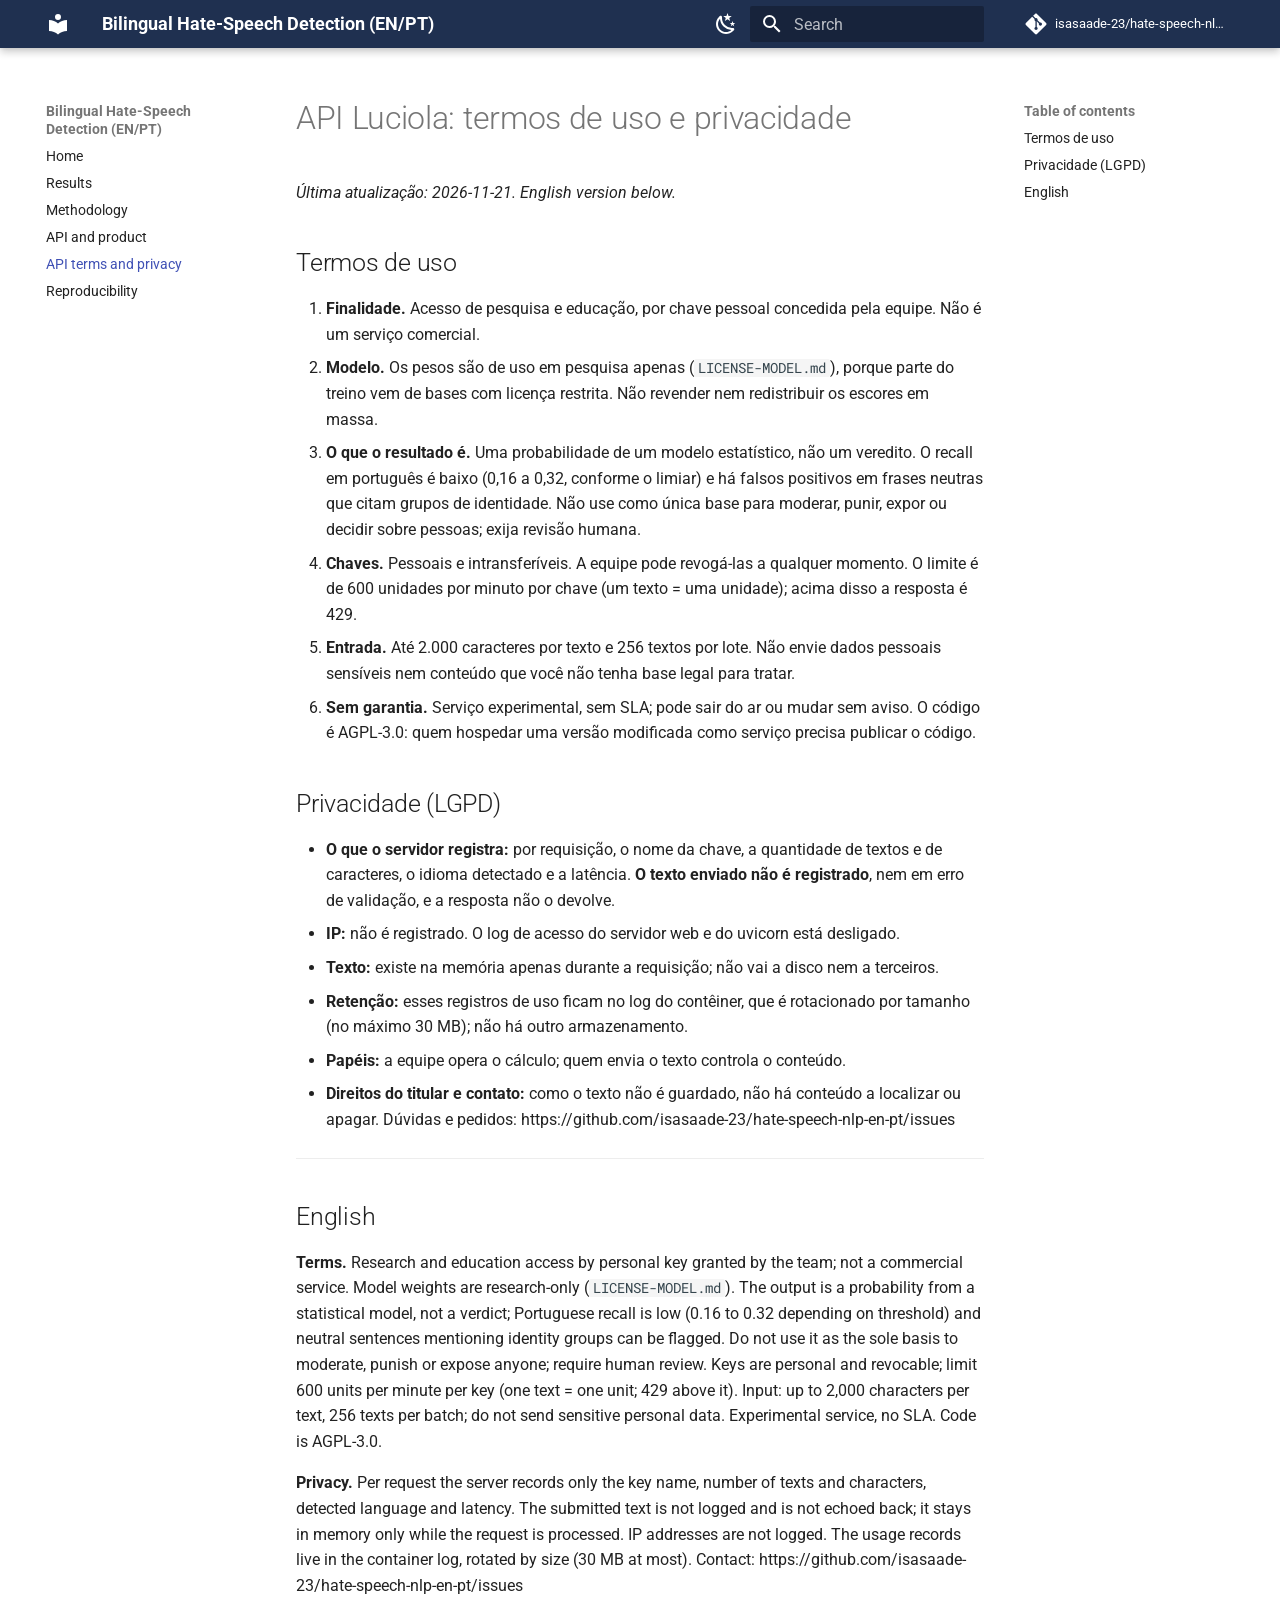
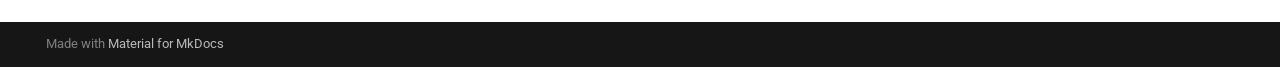
<file: api_termos_privacidade/index.html>
<!doctype html>
<html lang="en" class="no-js">
  <head>
    
      <meta charset="utf-8">
      <meta name="viewport" content="width=device-width,initial-scale=1">
      
        <meta name="description" content="Classical vs. transformer models for English/Portuguese hate-speech detection — a reproducible study with a deployable API.">
      
      
        <meta name="author" content="Isabela Venancio da Silva">
      
      
      
        <link rel="prev" href="../api/">
      
      
        <link rel="next" href="../reproducibility/">
      
      
        
      
      
      <link rel="icon" href="../assets/images/favicon.png">
      <meta name="generator" content="mkdocs-1.6.1, mkdocs-material-9.8.2">
    
    
      
        <title>API terms and privacy - Bilingual Hate-Speech Detection (EN/PT)</title>
      
    
    
      <link rel="stylesheet" href="../assets/stylesheets/main.57a0d79d.min.css">
      
        
        <link rel="stylesheet" href="../assets/stylesheets/palette.fb2fffe2.min.css">
      
      


    
    
      
    
    
      
        
        
        <link rel="preconnect" href="https://fonts.gstatic.com" crossorigin>
        <link rel="stylesheet" href="https://fonts.googleapis.com/css?family=Roboto:300,300i,400,400i,700,700i%7CRoboto+Mono:400,400i,700,700i&display=fallback">
        <style>:root{--md-text-font:"Roboto";--md-code-font:"Roboto Mono"}</style>
      
    
    
      <link rel="stylesheet" href="../stylesheets/extra.css">
    
    <script>__md_scope=new URL("..",location),__md_hash=e=>[...e].reduce(((e,_)=>(e<<5)-e+_.charCodeAt(0)),0),__md_get=(e,_=localStorage,t=__md_scope)=>JSON.parse(_.getItem(t.pathname+"."+e)),__md_set=(e,_,t=localStorage,a=__md_scope)=>{try{t.setItem(a.pathname+"."+e,JSON.stringify(_))}catch(e){}}</script>
    
      

    
    
  </head>
  
  
    
    
      
    
    
    
    
    <body dir="ltr" data-md-color-scheme="default" data-md-color-primary="blue-grey" data-md-color-accent="deep-orange">
  
    
    <input class="md-toggle" data-md-toggle="drawer" type="checkbox" id="__drawer" autocomplete="off">
    <input class="md-toggle" data-md-toggle="search" type="checkbox" id="__search" autocomplete="off">
    <label class="md-overlay" for="__drawer"></label>
    <div data-md-component="skip">
      
        
        <a href="#api-luciola-termos-de-uso-e-privacidade" class="md-skip">
          Skip to content
        </a>
      
    </div>
    <div data-md-component="announce">
      
    </div>
    
    
      

  

<header class="md-header md-header--shadow" data-md-component="header">
  <nav class="md-header__inner md-grid" aria-label="Header">
    <a href=".." title="Bilingual Hate-Speech Detection (EN/PT)" class="md-header__button md-logo" aria-label="Bilingual Hate-Speech Detection (EN/PT)" data-md-component="logo">
      
  
  <svg xmlns="http://www.w3.org/2000/svg" viewBox="0 0 24 24"><path d="M12 8a3 3 0 0 0 3-3 3 3 0 0 0-3-3 3 3 0 0 0-3 3 3 3 0 0 0 3 3m0 3.54C9.64 9.35 6.5 8 3 8v11c3.5 0 6.64 1.35 9 3.54 2.36-2.19 5.5-3.54 9-3.54V8c-3.5 0-6.64 1.35-9 3.54"/></svg>

    </a>
    <label class="md-header__button md-icon" for="__drawer">
      
      <svg xmlns="http://www.w3.org/2000/svg" viewBox="0 0 24 24"><path d="M3 6h18v2H3zm0 5h18v2H3zm0 5h18v2H3z"/></svg>
    </label>
    <div class="md-header__title" data-md-component="header-title">
      <div class="md-header__ellipsis">
        <div class="md-header__topic">
          <span class="md-ellipsis">
            Bilingual Hate-Speech Detection (EN/PT)
          </span>
        </div>
        <div class="md-header__topic" data-md-component="header-topic">
          <span class="md-ellipsis">
            
              API terms and privacy
            
          </span>
        </div>
      </div>
    </div>
    
      
        <form class="md-header__option" data-md-component="palette">
  
    
    
    
    <input class="md-option" data-md-color-media="" data-md-color-scheme="default" data-md-color-primary="blue-grey" data-md-color-accent="deep-orange"  aria-label="Switch to dark mode"  type="radio" name="__palette" id="__palette_0">
    
      <label class="md-header__button md-icon" title="Switch to dark mode" for="__palette_1" hidden>
        <svg xmlns="http://www.w3.org/2000/svg" viewBox="0 0 24 24"><path d="m17.75 4.09-2.53 1.94.91 3.06-2.63-1.81-2.63 1.81.91-3.06-2.53-1.94L12.44 4l1.06-3 1.06 3zm3.5 6.91-1.64 1.25.59 1.98-1.7-1.17-1.7 1.17.59-1.98L15.75 11l2.06-.05L18.5 9l.69 1.95zm-2.28 4.95c.83-.08 1.72 1.1 1.19 1.85-.32.45-.66.87-1.08 1.27C15.17 23 8.84 23 4.94 19.07c-3.91-3.9-3.91-10.24 0-14.14.4-.4.82-.76 1.27-1.08.75-.53 1.93.36 1.85 1.19-.27 2.86.69 5.83 2.89 8.02a9.96 9.96 0 0 0 8.02 2.89m-1.64 2.02a12.08 12.08 0 0 1-7.8-3.47c-2.17-2.19-3.33-5-3.49-7.82-2.81 3.14-2.7 7.96.31 10.98 3.02 3.01 7.84 3.12 10.98.31"/></svg>
      </label>
    
  
    
    
    
    <input class="md-option" data-md-color-media="" data-md-color-scheme="slate" data-md-color-primary="blue-grey" data-md-color-accent="deep-orange"  aria-label="Switch to light mode"  type="radio" name="__palette" id="__palette_1">
    
      <label class="md-header__button md-icon" title="Switch to light mode" for="__palette_0" hidden>
        <svg xmlns="http://www.w3.org/2000/svg" viewBox="0 0 24 24"><path d="M12 7a5 5 0 0 1 5 5 5 5 0 0 1-5 5 5 5 0 0 1-5-5 5 5 0 0 1 5-5m0 2a3 3 0 0 0-3 3 3 3 0 0 0 3 3 3 3 0 0 0 3-3 3 3 0 0 0-3-3m0-7 2.39 3.42C13.65 5.15 12.84 5 12 5s-1.65.15-2.39.42zM3.34 7l4.16-.35A7.2 7.2 0 0 0 5.94 8.5c-.44.74-.69 1.5-.83 2.29zm.02 10 1.76-3.77a7.131 7.131 0 0 0 2.38 4.14zM20.65 7l-1.77 3.79a7.02 7.02 0 0 0-2.38-4.15zm-.01 10-4.14.36c.59-.51 1.12-1.14 1.54-1.86.42-.73.69-1.5.83-2.29zM12 22l-2.41-3.44c.74.27 1.55.44 2.41.44.82 0 1.63-.17 2.37-.44z"/></svg>
      </label>
    
  
</form>
      
    
    
      <script>var palette=__md_get("__palette");if(palette&&palette.color){if("(prefers-color-scheme)"===palette.color.media){var media=matchMedia("(prefers-color-scheme: light)"),input=document.querySelector(media.matches?"[data-md-color-media='(prefers-color-scheme: light)']":"[data-md-color-media='(prefers-color-scheme: dark)']");palette.color.media=input.getAttribute("data-md-color-media"),palette.color.scheme=input.getAttribute("data-md-color-scheme"),palette.color.primary=input.getAttribute("data-md-color-primary"),palette.color.accent=input.getAttribute("data-md-color-accent")}for(var[key,value]of Object.entries(palette.color))document.body.setAttribute("data-md-color-"+key,value)}</script>
    
    
    
      
      
        <label class="md-header__button md-icon" for="__search">
          
          <svg xmlns="http://www.w3.org/2000/svg" viewBox="0 0 24 24"><path d="M9.5 3A6.5 6.5 0 0 1 16 9.5c0 1.61-.59 3.09-1.56 4.23l.27.27h.79l5 5-1.5 1.5-5-5v-.79l-.27-.27A6.52 6.52 0 0 1 9.5 16 6.5 6.5 0 0 1 3 9.5 6.5 6.5 0 0 1 9.5 3m0 2C7 5 5 7 5 9.5S7 14 9.5 14 14 12 14 9.5 12 5 9.5 5"/></svg>
        </label>
        <div class="md-search" data-md-component="search" role="dialog">
  <label class="md-search__overlay" for="__search"></label>
  <div class="md-search__inner" role="search">
    <form class="md-search__form" name="search">
      <input type="text" class="md-search__input" name="query" aria-label="Search" placeholder="Search" autocapitalize="off" autocorrect="off" autocomplete="off" spellcheck="false" data-md-component="search-query" required>
      <label class="md-search__icon md-icon" for="__search">
        
        <svg xmlns="http://www.w3.org/2000/svg" viewBox="0 0 24 24"><path d="M9.5 3A6.5 6.5 0 0 1 16 9.5c0 1.61-.59 3.09-1.56 4.23l.27.27h.79l5 5-1.5 1.5-5-5v-.79l-.27-.27A6.52 6.52 0 0 1 9.5 16 6.5 6.5 0 0 1 3 9.5 6.5 6.5 0 0 1 9.5 3m0 2C7 5 5 7 5 9.5S7 14 9.5 14 14 12 14 9.5 12 5 9.5 5"/></svg>
        
        <svg xmlns="http://www.w3.org/2000/svg" viewBox="0 0 24 24"><path d="M20 11v2H8l5.5 5.5-1.42 1.42L4.16 12l7.92-7.92L13.5 5.5 8 11z"/></svg>
      </label>
      <nav class="md-search__options" aria-label="Search">
        
        <button type="reset" class="md-search__icon md-icon" title="Clear" aria-label="Clear" tabindex="-1">
          
          <svg xmlns="http://www.w3.org/2000/svg" viewBox="0 0 24 24"><path d="M19 6.41 17.59 5 12 10.59 6.41 5 5 6.41 10.59 12 5 17.59 6.41 19 12 13.41 17.59 19 19 17.59 13.41 12z"/></svg>
        </button>
      </nav>
      
    </form>
    <div class="md-search__output">
      <div class="md-search__scrollwrap" tabindex="0" data-md-scrollfix>
        <div class="md-search-result" data-md-component="search-result">
          <div class="md-search-result__meta">
            Initializing search
          </div>
          <ol class="md-search-result__list" role="presentation"></ol>
        </div>
      </div>
    </div>
  </div>
</div>
      
    
    
      <div class="md-header__source">
        <a href="https://github.com/isasaade-23/hate-speech-nlp-en-pt" title="Go to repository" class="md-source" data-md-component="source">
  <div class="md-source__icon md-icon">
    
    <svg xmlns="http://www.w3.org/2000/svg" viewBox="0 0 448 512"><!--! Font Awesome Free 7.1.0 by @fontawesome - https://fontawesome.com License - https://fontawesome.com/license/free (Icons: CC BY 4.0, Fonts: SIL OFL 1.1, Code: MIT License) Copyright 2025 Fonticons, Inc.--><path d="M439.6 236.1 244 40.5c-5.4-5.5-12.8-8.5-20.4-8.5s-15 3-20.4 8.4L162.5 81l51.5 51.5c27.1-9.1 52.7 16.8 43.4 43.7l49.7 49.7c34.2-11.8 61.2 31 35.5 56.7-26.5 26.5-70.2-2.9-56-37.3L240.3 199v121.9c25.3 12.5 22.3 41.8 9.1 55-6.4 6.4-15.2 10.1-24.3 10.1s-17.8-3.6-24.3-10.1c-17.6-17.6-11.1-46.9 11.2-56v-123c-20.8-8.5-24.6-30.7-18.6-45L142.6 101 8.5 235.1C3 240.6 0 247.9 0 255.5s3 15 8.5 20.4l195.6 195.7c5.4 5.4 12.7 8.4 20.4 8.4s15-3 20.4-8.4l194.7-194.7c5.4-5.4 8.4-12.8 8.4-20.4s-3-15-8.4-20.4"/></svg>
  </div>
  <div class="md-source__repository">
    isasaade-23/hate-speech-nlp-en-pt
  </div>
</a>
      </div>
    
  </nav>
  
</header>
    
    <div class="md-container" data-md-component="container">
      
      
        
          
        
      
      <main class="md-main" data-md-component="main">
        <div class="md-main__inner md-grid">
          
            
              
              <div class="md-sidebar md-sidebar--primary" data-md-component="sidebar" data-md-type="navigation" >
                <div class="md-sidebar__scrollwrap">
                  <div class="md-sidebar__inner">
                    



<nav class="md-nav md-nav--primary" aria-label="Navigation" data-md-level="0">
  <label class="md-nav__title" for="__drawer">
    <a href=".." title="Bilingual Hate-Speech Detection (EN/PT)" class="md-nav__button md-logo" aria-label="Bilingual Hate-Speech Detection (EN/PT)" data-md-component="logo">
      
  
  <svg xmlns="http://www.w3.org/2000/svg" viewBox="0 0 24 24"><path d="M12 8a3 3 0 0 0 3-3 3 3 0 0 0-3-3 3 3 0 0 0-3 3 3 3 0 0 0 3 3m0 3.54C9.64 9.35 6.5 8 3 8v11c3.5 0 6.64 1.35 9 3.54 2.36-2.19 5.5-3.54 9-3.54V8c-3.5 0-6.64 1.35-9 3.54"/></svg>

    </a>
    Bilingual Hate-Speech Detection (EN/PT)
  </label>
  
    <div class="md-nav__source">
      <a href="https://github.com/isasaade-23/hate-speech-nlp-en-pt" title="Go to repository" class="md-source" data-md-component="source">
  <div class="md-source__icon md-icon">
    
    <svg xmlns="http://www.w3.org/2000/svg" viewBox="0 0 448 512"><!--! Font Awesome Free 7.1.0 by @fontawesome - https://fontawesome.com License - https://fontawesome.com/license/free (Icons: CC BY 4.0, Fonts: SIL OFL 1.1, Code: MIT License) Copyright 2025 Fonticons, Inc.--><path d="M439.6 236.1 244 40.5c-5.4-5.5-12.8-8.5-20.4-8.5s-15 3-20.4 8.4L162.5 81l51.5 51.5c27.1-9.1 52.7 16.8 43.4 43.7l49.7 49.7c34.2-11.8 61.2 31 35.5 56.7-26.5 26.5-70.2-2.9-56-37.3L240.3 199v121.9c25.3 12.5 22.3 41.8 9.1 55-6.4 6.4-15.2 10.1-24.3 10.1s-17.8-3.6-24.3-10.1c-17.6-17.6-11.1-46.9 11.2-56v-123c-20.8-8.5-24.6-30.7-18.6-45L142.6 101 8.5 235.1C3 240.6 0 247.9 0 255.5s3 15 8.5 20.4l195.6 195.7c5.4 5.4 12.7 8.4 20.4 8.4s15-3 20.4-8.4l194.7-194.7c5.4-5.4 8.4-12.8 8.4-20.4s-3-15-8.4-20.4"/></svg>
  </div>
  <div class="md-source__repository">
    isasaade-23/hate-speech-nlp-en-pt
  </div>
</a>
    </div>
  
  <ul class="md-nav__list" data-md-scrollfix>
    
      
      
  
  
  
  
    <li class="md-nav__item">
      <a href=".." class="md-nav__link">
        
  
  
  <span class="md-ellipsis">
    
  
    Home
  

    
  </span>
  
  

      </a>
    </li>
  

    
      
      
  
  
  
  
    <li class="md-nav__item">
      <a href="../results/" class="md-nav__link">
        
  
  
  <span class="md-ellipsis">
    
  
    Results
  

    
  </span>
  
  

      </a>
    </li>
  

    
      
      
  
  
  
  
    <li class="md-nav__item">
      <a href="../methodology/" class="md-nav__link">
        
  
  
  <span class="md-ellipsis">
    
  
    Methodology
  

    
  </span>
  
  

      </a>
    </li>
  

    
      
      
  
  
  
  
    <li class="md-nav__item">
      <a href="../api/" class="md-nav__link">
        
  
  
  <span class="md-ellipsis">
    
  
    API and product
  

    
  </span>
  
  

      </a>
    </li>
  

    
      
      
  
  
    
  
  
  
    <li class="md-nav__item md-nav__item--active">
      
      <input class="md-nav__toggle md-toggle" type="checkbox" id="__toc">
      
      
        
      
      
        <label class="md-nav__link md-nav__link--active" for="__toc">
          
  
  
  <span class="md-ellipsis">
    
  
    API terms and privacy
  

    
  </span>
  
  

          <span class="md-nav__icon md-icon"></span>
        </label>
      
      <a href="./" class="md-nav__link md-nav__link--active">
        
  
  
  <span class="md-ellipsis">
    
  
    API terms and privacy
  

    
  </span>
  
  

      </a>
      
        

<nav class="md-nav md-nav--secondary" aria-label="Table of contents">
  
  
  
    
  
  
    <label class="md-nav__title" for="__toc">
      <span class="md-nav__icon md-icon"></span>
      Table of contents
    </label>
    <ul class="md-nav__list" data-md-component="toc" data-md-scrollfix>
      
        <li class="md-nav__item">
  <a href="#termos-de-uso" class="md-nav__link">
    <span class="md-ellipsis">
      
        Termos de uso
      
    </span>
  </a>
  
</li>
      
        <li class="md-nav__item">
  <a href="#privacidade-lgpd" class="md-nav__link">
    <span class="md-ellipsis">
      
        Privacidade (LGPD)
      
    </span>
  </a>
  
</li>
      
        <li class="md-nav__item">
  <a href="#english" class="md-nav__link">
    <span class="md-ellipsis">
      
        English
      
    </span>
  </a>
  
</li>
      
    </ul>
  
</nav>
      
    </li>
  

    
      
      
  
  
  
  
    <li class="md-nav__item">
      <a href="../reproducibility/" class="md-nav__link">
        
  
  
  <span class="md-ellipsis">
    
  
    Reproducibility
  

    
  </span>
  
  

      </a>
    </li>
  

    
  </ul>
</nav>
                  </div>
                </div>
              </div>
            
            
              
              <div class="md-sidebar md-sidebar--secondary" data-md-component="sidebar" data-md-type="toc" >
                <div class="md-sidebar__scrollwrap">
                  <div class="md-sidebar__inner">
                    

<nav class="md-nav md-nav--secondary" aria-label="Table of contents">
  
  
  
    
  
  
    <label class="md-nav__title" for="__toc">
      <span class="md-nav__icon md-icon"></span>
      Table of contents
    </label>
    <ul class="md-nav__list" data-md-component="toc" data-md-scrollfix>
      
        <li class="md-nav__item">
  <a href="#termos-de-uso" class="md-nav__link">
    <span class="md-ellipsis">
      
        Termos de uso
      
    </span>
  </a>
  
</li>
      
        <li class="md-nav__item">
  <a href="#privacidade-lgpd" class="md-nav__link">
    <span class="md-ellipsis">
      
        Privacidade (LGPD)
      
    </span>
  </a>
  
</li>
      
        <li class="md-nav__item">
  <a href="#english" class="md-nav__link">
    <span class="md-ellipsis">
      
        English
      
    </span>
  </a>
  
</li>
      
    </ul>
  
</nav>
                  </div>
                </div>
              </div>
            
          
          
            <div class="md-content" data-md-component="content">
              
              <article class="md-content__inner md-typeset">
                
                  


  
  


<h1 id="api-luciola-termos-de-uso-e-privacidade">API Luciola: termos de uso e privacidade<a class="headerlink" href="#api-luciola-termos-de-uso-e-privacidade" title="Permanent link">&para;</a></h1>
<p><em>Última atualização: 2026-11-21. English version below.</em></p>
<h2 id="termos-de-uso">Termos de uso<a class="headerlink" href="#termos-de-uso" title="Permanent link">&para;</a></h2>
<ol>
<li><strong>Finalidade.</strong> Acesso de pesquisa e educação, por chave pessoal concedida pela equipe. Não é um serviço comercial.</li>
<li><strong>Modelo.</strong> Os pesos são de uso em pesquisa apenas (<code>LICENSE-MODEL.md</code>), porque parte do treino vem de bases com licença restrita. Não revender nem redistribuir os escores em massa.</li>
<li><strong>O que o resultado é.</strong> Uma probabilidade de um modelo estatístico, não um veredito. O recall em português é baixo (0,16 a 0,32, conforme o limiar) e há falsos positivos em frases neutras que citam grupos de identidade. Não use como única base para moderar, punir, expor ou decidir sobre pessoas; exija revisão humana.</li>
<li><strong>Chaves.</strong> Pessoais e intransferíveis. A equipe pode revogá-las a qualquer momento. O limite é de 600 unidades por minuto por chave (um texto = uma unidade); acima disso a resposta é 429.</li>
<li><strong>Entrada.</strong> Até 2.000 caracteres por texto e 256 textos por lote. Não envie dados pessoais sensíveis nem conteúdo que você não tenha base legal para tratar.</li>
<li><strong>Sem garantia.</strong> Serviço experimental, sem SLA; pode sair do ar ou mudar sem aviso. O código é AGPL-3.0: quem hospedar uma versão modificada como serviço precisa publicar o código.</li>
</ol>
<h2 id="privacidade-lgpd">Privacidade (LGPD)<a class="headerlink" href="#privacidade-lgpd" title="Permanent link">&para;</a></h2>
<ul>
<li><strong>O que o servidor registra:</strong> por requisição, o nome da chave, a quantidade de textos e de caracteres, o idioma detectado e a latência. <strong>O texto enviado não é registrado</strong>, nem em erro de validação, e a resposta não o devolve.</li>
<li><strong>IP:</strong> não é registrado. O log de acesso do servidor web e do uvicorn está desligado.</li>
<li><strong>Texto:</strong> existe na memória apenas durante a requisição; não vai a disco nem a terceiros.</li>
<li><strong>Retenção:</strong> esses registros de uso ficam no log do contêiner, que é rotacionado por tamanho (no máximo 30 MB); não há outro armazenamento.</li>
<li><strong>Papéis:</strong> a equipe opera o cálculo; quem envia o texto controla o conteúdo.</li>
<li><strong>Direitos do titular e contato:</strong> como o texto não é guardado, não há conteúdo a localizar ou apagar. Dúvidas e pedidos: https://github.com/isasaade-23/hate-speech-nlp-en-pt/issues</li>
</ul>
<hr />
<h2 id="english">English<a class="headerlink" href="#english" title="Permanent link">&para;</a></h2>
<p><strong>Terms.</strong> Research and education access by personal key granted by the team; not a commercial service. Model weights are research-only (<code>LICENSE-MODEL.md</code>). The output is a probability from a statistical model, not a verdict; Portuguese recall is low (0.16 to 0.32 depending on threshold) and neutral sentences mentioning identity groups can be flagged. Do not use it as the sole basis to moderate, punish or expose anyone; require human review. Keys are personal and revocable; limit 600 units per minute per key (one text = one unit; 429 above it). Input: up to 2,000 characters per text, 256 texts per batch; do not send sensitive personal data. Experimental service, no SLA. Code is AGPL-3.0.</p>
<p><strong>Privacy.</strong> Per request the server records only the key name, number of texts and characters, detected language and latency. The submitted text is not logged and is not echoed back; it stays in memory only while the request is processed. IP addresses are not logged. The usage records live in the container log, rotated by size (30 MB at most). Contact: https://github.com/isasaade-23/hate-speech-nlp-en-pt/issues</p>












                
              </article>
            </div>
          
          
<script>var target=document.getElementById(location.hash.slice(1));target&&target.name&&(target.checked=target.name.startsWith("__tabbed_"))</script>
        </div>
        
          <button type="button" class="md-top md-icon" data-md-component="top" hidden>
  
  <svg xmlns="http://www.w3.org/2000/svg" viewBox="0 0 24 24"><path d="M13 20h-2V8l-5.5 5.5-1.42-1.42L12 4.16l7.92 7.92-1.42 1.42L13 8z"/></svg>
  Back to top
</button>
        
      </main>
      
        <footer class="md-footer">
  
  <div class="md-footer-meta md-typeset">
    <div class="md-footer-meta__inner md-grid">
      <div class="md-copyright">
  
  
    Made with
    <a href="https://squidfunk.github.io/mkdocs-material/" target="_blank" rel="noopener">
      Material for MkDocs
    </a>
  
</div>
      
    </div>
  </div>
</footer>
      
    </div>
    <div class="md-dialog" data-md-component="dialog">
      <div class="md-dialog__inner md-typeset"></div>
    </div>
    
    
    
      
      
      <script id="__config" type="application/json">{"annotate": null, "base": "..", "features": ["navigation.sections", "navigation.top", "navigation.tracking", "content.code.copy", "toc.follow"], "search": "../assets/javascripts/workers/search.a7633da7.min.js", "tags": null, "translations": {"clipboard.copied": "Copied to clipboard", "clipboard.copy": "Copy to clipboard", "search.result.more.one": "1 more on this page", "search.result.more.other": "# more on this page", "search.result.none": "No matching documents", "search.result.one": "1 matching document", "search.result.other": "# matching documents", "search.result.placeholder": "Type to start searching", "search.result.term.missing": "Missing", "select.version": "Select version"}, "version": null}</script>
    
    
      <script src="../assets/javascripts/bundle.a5f9d56c.min.js"></script>
      
    
  </body>
</html>
</file>
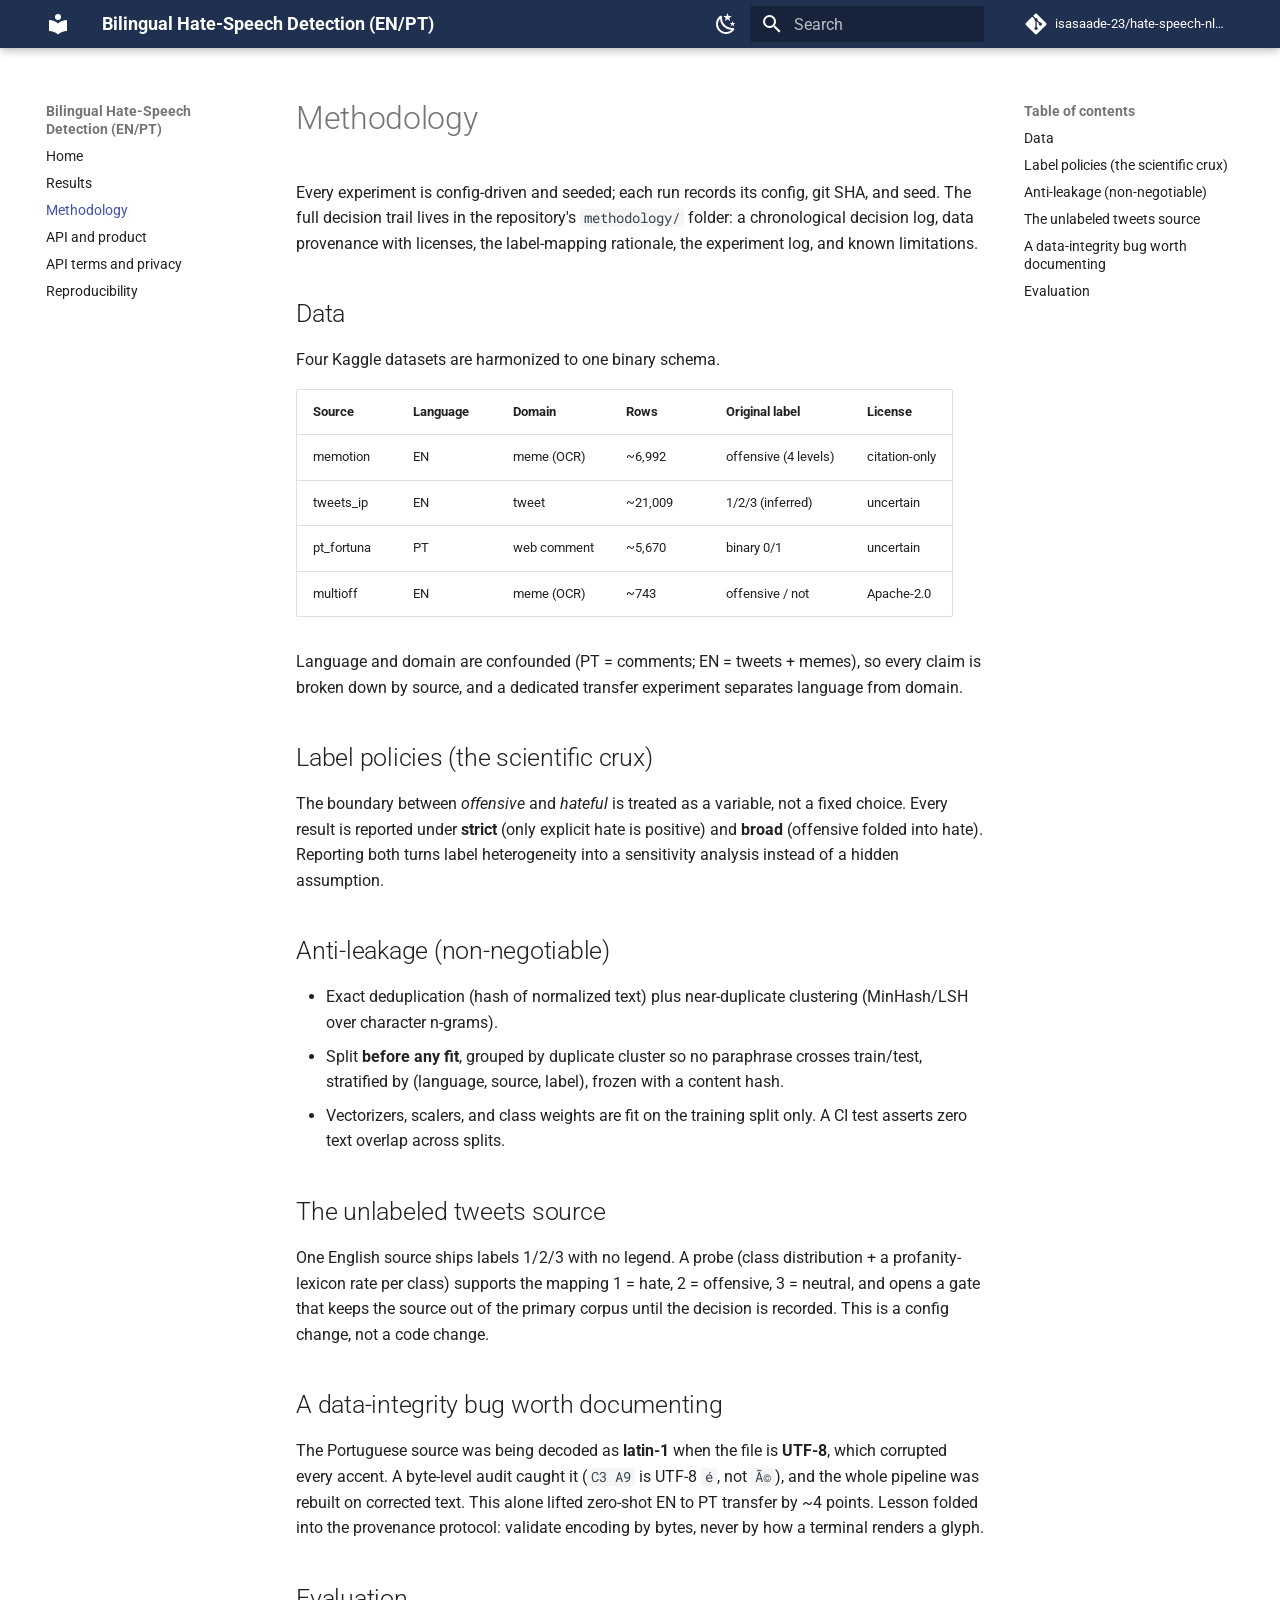
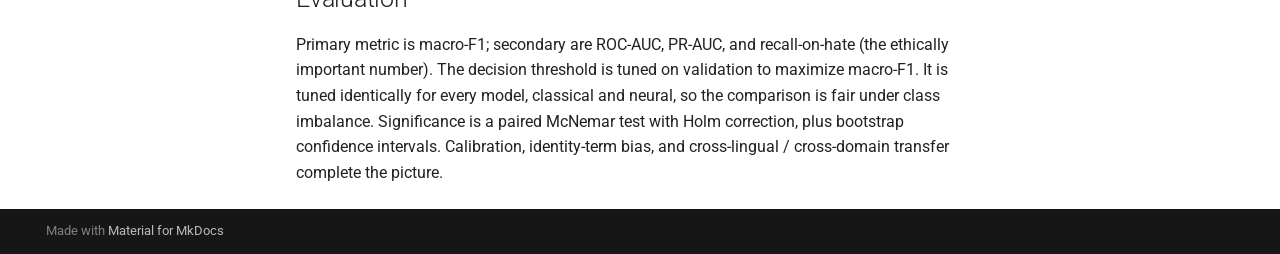
<file: methodology/index.html>
<!doctype html>
<html lang="en" class="no-js">
  <head>
    
      <meta charset="utf-8">
      <meta name="viewport" content="width=device-width,initial-scale=1">
      
        <meta name="description" content="Classical vs. transformer models for English/Portuguese hate-speech detection — a reproducible study with a deployable API.">
      
      
        <meta name="author" content="Isabela Venancio da Silva">
      
      
      
        <link rel="prev" href="../results/">
      
      
        <link rel="next" href="../api/">
      
      
        
      
      
      <link rel="icon" href="../assets/images/favicon.png">
      <meta name="generator" content="mkdocs-1.6.1, mkdocs-material-9.8.2">
    
    
      
        <title>Methodology - Bilingual Hate-Speech Detection (EN/PT)</title>
      
    
    
      <link rel="stylesheet" href="../assets/stylesheets/main.57a0d79d.min.css">
      
        
        <link rel="stylesheet" href="../assets/stylesheets/palette.fb2fffe2.min.css">
      
      


    
    
      
    
    
      
        
        
        <link rel="preconnect" href="https://fonts.gstatic.com" crossorigin>
        <link rel="stylesheet" href="https://fonts.googleapis.com/css?family=Roboto:300,300i,400,400i,700,700i%7CRoboto+Mono:400,400i,700,700i&display=fallback">
        <style>:root{--md-text-font:"Roboto";--md-code-font:"Roboto Mono"}</style>
      
    
    
      <link rel="stylesheet" href="../stylesheets/extra.css">
    
    <script>__md_scope=new URL("..",location),__md_hash=e=>[...e].reduce(((e,_)=>(e<<5)-e+_.charCodeAt(0)),0),__md_get=(e,_=localStorage,t=__md_scope)=>JSON.parse(_.getItem(t.pathname+"."+e)),__md_set=(e,_,t=localStorage,a=__md_scope)=>{try{t.setItem(a.pathname+"."+e,JSON.stringify(_))}catch(e){}}</script>
    
      

    
    
  </head>
  
  
    
    
      
    
    
    
    
    <body dir="ltr" data-md-color-scheme="default" data-md-color-primary="blue-grey" data-md-color-accent="deep-orange">
  
    
    <input class="md-toggle" data-md-toggle="drawer" type="checkbox" id="__drawer" autocomplete="off">
    <input class="md-toggle" data-md-toggle="search" type="checkbox" id="__search" autocomplete="off">
    <label class="md-overlay" for="__drawer"></label>
    <div data-md-component="skip">
      
        
        <a href="#methodology" class="md-skip">
          Skip to content
        </a>
      
    </div>
    <div data-md-component="announce">
      
    </div>
    
    
      

  

<header class="md-header md-header--shadow" data-md-component="header">
  <nav class="md-header__inner md-grid" aria-label="Header">
    <a href=".." title="Bilingual Hate-Speech Detection (EN/PT)" class="md-header__button md-logo" aria-label="Bilingual Hate-Speech Detection (EN/PT)" data-md-component="logo">
      
  
  <svg xmlns="http://www.w3.org/2000/svg" viewBox="0 0 24 24"><path d="M12 8a3 3 0 0 0 3-3 3 3 0 0 0-3-3 3 3 0 0 0-3 3 3 3 0 0 0 3 3m0 3.54C9.64 9.35 6.5 8 3 8v11c3.5 0 6.64 1.35 9 3.54 2.36-2.19 5.5-3.54 9-3.54V8c-3.5 0-6.64 1.35-9 3.54"/></svg>

    </a>
    <label class="md-header__button md-icon" for="__drawer">
      
      <svg xmlns="http://www.w3.org/2000/svg" viewBox="0 0 24 24"><path d="M3 6h18v2H3zm0 5h18v2H3zm0 5h18v2H3z"/></svg>
    </label>
    <div class="md-header__title" data-md-component="header-title">
      <div class="md-header__ellipsis">
        <div class="md-header__topic">
          <span class="md-ellipsis">
            Bilingual Hate-Speech Detection (EN/PT)
          </span>
        </div>
        <div class="md-header__topic" data-md-component="header-topic">
          <span class="md-ellipsis">
            
              Methodology
            
          </span>
        </div>
      </div>
    </div>
    
      
        <form class="md-header__option" data-md-component="palette">
  
    
    
    
    <input class="md-option" data-md-color-media="" data-md-color-scheme="default" data-md-color-primary="blue-grey" data-md-color-accent="deep-orange"  aria-label="Switch to dark mode"  type="radio" name="__palette" id="__palette_0">
    
      <label class="md-header__button md-icon" title="Switch to dark mode" for="__palette_1" hidden>
        <svg xmlns="http://www.w3.org/2000/svg" viewBox="0 0 24 24"><path d="m17.75 4.09-2.53 1.94.91 3.06-2.63-1.81-2.63 1.81.91-3.06-2.53-1.94L12.44 4l1.06-3 1.06 3zm3.5 6.91-1.64 1.25.59 1.98-1.7-1.17-1.7 1.17.59-1.98L15.75 11l2.06-.05L18.5 9l.69 1.95zm-2.28 4.95c.83-.08 1.72 1.1 1.19 1.85-.32.45-.66.87-1.08 1.27C15.17 23 8.84 23 4.94 19.07c-3.91-3.9-3.91-10.24 0-14.14.4-.4.82-.76 1.27-1.08.75-.53 1.93.36 1.85 1.19-.27 2.86.69 5.83 2.89 8.02a9.96 9.96 0 0 0 8.02 2.89m-1.64 2.02a12.08 12.08 0 0 1-7.8-3.47c-2.17-2.19-3.33-5-3.49-7.82-2.81 3.14-2.7 7.96.31 10.98 3.02 3.01 7.84 3.12 10.98.31"/></svg>
      </label>
    
  
    
    
    
    <input class="md-option" data-md-color-media="" data-md-color-scheme="slate" data-md-color-primary="blue-grey" data-md-color-accent="deep-orange"  aria-label="Switch to light mode"  type="radio" name="__palette" id="__palette_1">
    
      <label class="md-header__button md-icon" title="Switch to light mode" for="__palette_0" hidden>
        <svg xmlns="http://www.w3.org/2000/svg" viewBox="0 0 24 24"><path d="M12 7a5 5 0 0 1 5 5 5 5 0 0 1-5 5 5 5 0 0 1-5-5 5 5 0 0 1 5-5m0 2a3 3 0 0 0-3 3 3 3 0 0 0 3 3 3 3 0 0 0 3-3 3 3 0 0 0-3-3m0-7 2.39 3.42C13.65 5.15 12.84 5 12 5s-1.65.15-2.39.42zM3.34 7l4.16-.35A7.2 7.2 0 0 0 5.94 8.5c-.44.74-.69 1.5-.83 2.29zm.02 10 1.76-3.77a7.131 7.131 0 0 0 2.38 4.14zM20.65 7l-1.77 3.79a7.02 7.02 0 0 0-2.38-4.15zm-.01 10-4.14.36c.59-.51 1.12-1.14 1.54-1.86.42-.73.69-1.5.83-2.29zM12 22l-2.41-3.44c.74.27 1.55.44 2.41.44.82 0 1.63-.17 2.37-.44z"/></svg>
      </label>
    
  
</form>
      
    
    
      <script>var palette=__md_get("__palette");if(palette&&palette.color){if("(prefers-color-scheme)"===palette.color.media){var media=matchMedia("(prefers-color-scheme: light)"),input=document.querySelector(media.matches?"[data-md-color-media='(prefers-color-scheme: light)']":"[data-md-color-media='(prefers-color-scheme: dark)']");palette.color.media=input.getAttribute("data-md-color-media"),palette.color.scheme=input.getAttribute("data-md-color-scheme"),palette.color.primary=input.getAttribute("data-md-color-primary"),palette.color.accent=input.getAttribute("data-md-color-accent")}for(var[key,value]of Object.entries(palette.color))document.body.setAttribute("data-md-color-"+key,value)}</script>
    
    
    
      
      
        <label class="md-header__button md-icon" for="__search">
          
          <svg xmlns="http://www.w3.org/2000/svg" viewBox="0 0 24 24"><path d="M9.5 3A6.5 6.5 0 0 1 16 9.5c0 1.61-.59 3.09-1.56 4.23l.27.27h.79l5 5-1.5 1.5-5-5v-.79l-.27-.27A6.52 6.52 0 0 1 9.5 16 6.5 6.5 0 0 1 3 9.5 6.5 6.5 0 0 1 9.5 3m0 2C7 5 5 7 5 9.5S7 14 9.5 14 14 12 14 9.5 12 5 9.5 5"/></svg>
        </label>
        <div class="md-search" data-md-component="search" role="dialog">
  <label class="md-search__overlay" for="__search"></label>
  <div class="md-search__inner" role="search">
    <form class="md-search__form" name="search">
      <input type="text" class="md-search__input" name="query" aria-label="Search" placeholder="Search" autocapitalize="off" autocorrect="off" autocomplete="off" spellcheck="false" data-md-component="search-query" required>
      <label class="md-search__icon md-icon" for="__search">
        
        <svg xmlns="http://www.w3.org/2000/svg" viewBox="0 0 24 24"><path d="M9.5 3A6.5 6.5 0 0 1 16 9.5c0 1.61-.59 3.09-1.56 4.23l.27.27h.79l5 5-1.5 1.5-5-5v-.79l-.27-.27A6.52 6.52 0 0 1 9.5 16 6.5 6.5 0 0 1 3 9.5 6.5 6.5 0 0 1 9.5 3m0 2C7 5 5 7 5 9.5S7 14 9.5 14 14 12 14 9.5 12 5 9.5 5"/></svg>
        
        <svg xmlns="http://www.w3.org/2000/svg" viewBox="0 0 24 24"><path d="M20 11v2H8l5.5 5.5-1.42 1.42L4.16 12l7.92-7.92L13.5 5.5 8 11z"/></svg>
      </label>
      <nav class="md-search__options" aria-label="Search">
        
        <button type="reset" class="md-search__icon md-icon" title="Clear" aria-label="Clear" tabindex="-1">
          
          <svg xmlns="http://www.w3.org/2000/svg" viewBox="0 0 24 24"><path d="M19 6.41 17.59 5 12 10.59 6.41 5 5 6.41 10.59 12 5 17.59 6.41 19 12 13.41 17.59 19 19 17.59 13.41 12z"/></svg>
        </button>
      </nav>
      
    </form>
    <div class="md-search__output">
      <div class="md-search__scrollwrap" tabindex="0" data-md-scrollfix>
        <div class="md-search-result" data-md-component="search-result">
          <div class="md-search-result__meta">
            Initializing search
          </div>
          <ol class="md-search-result__list" role="presentation"></ol>
        </div>
      </div>
    </div>
  </div>
</div>
      
    
    
      <div class="md-header__source">
        <a href="https://github.com/isasaade-23/hate-speech-nlp-en-pt" title="Go to repository" class="md-source" data-md-component="source">
  <div class="md-source__icon md-icon">
    
    <svg xmlns="http://www.w3.org/2000/svg" viewBox="0 0 448 512"><!--! Font Awesome Free 7.1.0 by @fontawesome - https://fontawesome.com License - https://fontawesome.com/license/free (Icons: CC BY 4.0, Fonts: SIL OFL 1.1, Code: MIT License) Copyright 2025 Fonticons, Inc.--><path d="M439.6 236.1 244 40.5c-5.4-5.5-12.8-8.5-20.4-8.5s-15 3-20.4 8.4L162.5 81l51.5 51.5c27.1-9.1 52.7 16.8 43.4 43.7l49.7 49.7c34.2-11.8 61.2 31 35.5 56.7-26.5 26.5-70.2-2.9-56-37.3L240.3 199v121.9c25.3 12.5 22.3 41.8 9.1 55-6.4 6.4-15.2 10.1-24.3 10.1s-17.8-3.6-24.3-10.1c-17.6-17.6-11.1-46.9 11.2-56v-123c-20.8-8.5-24.6-30.7-18.6-45L142.6 101 8.5 235.1C3 240.6 0 247.9 0 255.5s3 15 8.5 20.4l195.6 195.7c5.4 5.4 12.7 8.4 20.4 8.4s15-3 20.4-8.4l194.7-194.7c5.4-5.4 8.4-12.8 8.4-20.4s-3-15-8.4-20.4"/></svg>
  </div>
  <div class="md-source__repository">
    isasaade-23/hate-speech-nlp-en-pt
  </div>
</a>
      </div>
    
  </nav>
  
</header>
    
    <div class="md-container" data-md-component="container">
      
      
        
          
        
      
      <main class="md-main" data-md-component="main">
        <div class="md-main__inner md-grid">
          
            
              
              <div class="md-sidebar md-sidebar--primary" data-md-component="sidebar" data-md-type="navigation" >
                <div class="md-sidebar__scrollwrap">
                  <div class="md-sidebar__inner">
                    



<nav class="md-nav md-nav--primary" aria-label="Navigation" data-md-level="0">
  <label class="md-nav__title" for="__drawer">
    <a href=".." title="Bilingual Hate-Speech Detection (EN/PT)" class="md-nav__button md-logo" aria-label="Bilingual Hate-Speech Detection (EN/PT)" data-md-component="logo">
      
  
  <svg xmlns="http://www.w3.org/2000/svg" viewBox="0 0 24 24"><path d="M12 8a3 3 0 0 0 3-3 3 3 0 0 0-3-3 3 3 0 0 0-3 3 3 3 0 0 0 3 3m0 3.54C9.64 9.35 6.5 8 3 8v11c3.5 0 6.64 1.35 9 3.54 2.36-2.19 5.5-3.54 9-3.54V8c-3.5 0-6.64 1.35-9 3.54"/></svg>

    </a>
    Bilingual Hate-Speech Detection (EN/PT)
  </label>
  
    <div class="md-nav__source">
      <a href="https://github.com/isasaade-23/hate-speech-nlp-en-pt" title="Go to repository" class="md-source" data-md-component="source">
  <div class="md-source__icon md-icon">
    
    <svg xmlns="http://www.w3.org/2000/svg" viewBox="0 0 448 512"><!--! Font Awesome Free 7.1.0 by @fontawesome - https://fontawesome.com License - https://fontawesome.com/license/free (Icons: CC BY 4.0, Fonts: SIL OFL 1.1, Code: MIT License) Copyright 2025 Fonticons, Inc.--><path d="M439.6 236.1 244 40.5c-5.4-5.5-12.8-8.5-20.4-8.5s-15 3-20.4 8.4L162.5 81l51.5 51.5c27.1-9.1 52.7 16.8 43.4 43.7l49.7 49.7c34.2-11.8 61.2 31 35.5 56.7-26.5 26.5-70.2-2.9-56-37.3L240.3 199v121.9c25.3 12.5 22.3 41.8 9.1 55-6.4 6.4-15.2 10.1-24.3 10.1s-17.8-3.6-24.3-10.1c-17.6-17.6-11.1-46.9 11.2-56v-123c-20.8-8.5-24.6-30.7-18.6-45L142.6 101 8.5 235.1C3 240.6 0 247.9 0 255.5s3 15 8.5 20.4l195.6 195.7c5.4 5.4 12.7 8.4 20.4 8.4s15-3 20.4-8.4l194.7-194.7c5.4-5.4 8.4-12.8 8.4-20.4s-3-15-8.4-20.4"/></svg>
  </div>
  <div class="md-source__repository">
    isasaade-23/hate-speech-nlp-en-pt
  </div>
</a>
    </div>
  
  <ul class="md-nav__list" data-md-scrollfix>
    
      
      
  
  
  
  
    <li class="md-nav__item">
      <a href=".." class="md-nav__link">
        
  
  
  <span class="md-ellipsis">
    
  
    Home
  

    
  </span>
  
  

      </a>
    </li>
  

    
      
      
  
  
  
  
    <li class="md-nav__item">
      <a href="../results/" class="md-nav__link">
        
  
  
  <span class="md-ellipsis">
    
  
    Results
  

    
  </span>
  
  

      </a>
    </li>
  

    
      
      
  
  
    
  
  
  
    <li class="md-nav__item md-nav__item--active">
      
      <input class="md-nav__toggle md-toggle" type="checkbox" id="__toc">
      
      
        
      
      
        <label class="md-nav__link md-nav__link--active" for="__toc">
          
  
  
  <span class="md-ellipsis">
    
  
    Methodology
  

    
  </span>
  
  

          <span class="md-nav__icon md-icon"></span>
        </label>
      
      <a href="./" class="md-nav__link md-nav__link--active">
        
  
  
  <span class="md-ellipsis">
    
  
    Methodology
  

    
  </span>
  
  

      </a>
      
        

<nav class="md-nav md-nav--secondary" aria-label="Table of contents">
  
  
  
    
  
  
    <label class="md-nav__title" for="__toc">
      <span class="md-nav__icon md-icon"></span>
      Table of contents
    </label>
    <ul class="md-nav__list" data-md-component="toc" data-md-scrollfix>
      
        <li class="md-nav__item">
  <a href="#data" class="md-nav__link">
    <span class="md-ellipsis">
      
        Data
      
    </span>
  </a>
  
</li>
      
        <li class="md-nav__item">
  <a href="#label-policies-the-scientific-crux" class="md-nav__link">
    <span class="md-ellipsis">
      
        Label policies (the scientific crux)
      
    </span>
  </a>
  
</li>
      
        <li class="md-nav__item">
  <a href="#anti-leakage-non-negotiable" class="md-nav__link">
    <span class="md-ellipsis">
      
        Anti-leakage (non-negotiable)
      
    </span>
  </a>
  
</li>
      
        <li class="md-nav__item">
  <a href="#the-unlabeled-tweets-source" class="md-nav__link">
    <span class="md-ellipsis">
      
        The unlabeled tweets source
      
    </span>
  </a>
  
</li>
      
        <li class="md-nav__item">
  <a href="#a-data-integrity-bug-worth-documenting" class="md-nav__link">
    <span class="md-ellipsis">
      
        A data-integrity bug worth documenting
      
    </span>
  </a>
  
</li>
      
        <li class="md-nav__item">
  <a href="#evaluation" class="md-nav__link">
    <span class="md-ellipsis">
      
        Evaluation
      
    </span>
  </a>
  
</li>
      
    </ul>
  
</nav>
      
    </li>
  

    
      
      
  
  
  
  
    <li class="md-nav__item">
      <a href="../api/" class="md-nav__link">
        
  
  
  <span class="md-ellipsis">
    
  
    API and product
  

    
  </span>
  
  

      </a>
    </li>
  

    
      
      
  
  
  
  
    <li class="md-nav__item">
      <a href="../api_termos_privacidade/" class="md-nav__link">
        
  
  
  <span class="md-ellipsis">
    
  
    API terms and privacy
  

    
  </span>
  
  

      </a>
    </li>
  

    
      
      
  
  
  
  
    <li class="md-nav__item">
      <a href="../reproducibility/" class="md-nav__link">
        
  
  
  <span class="md-ellipsis">
    
  
    Reproducibility
  

    
  </span>
  
  

      </a>
    </li>
  

    
  </ul>
</nav>
                  </div>
                </div>
              </div>
            
            
              
              <div class="md-sidebar md-sidebar--secondary" data-md-component="sidebar" data-md-type="toc" >
                <div class="md-sidebar__scrollwrap">
                  <div class="md-sidebar__inner">
                    

<nav class="md-nav md-nav--secondary" aria-label="Table of contents">
  
  
  
    
  
  
    <label class="md-nav__title" for="__toc">
      <span class="md-nav__icon md-icon"></span>
      Table of contents
    </label>
    <ul class="md-nav__list" data-md-component="toc" data-md-scrollfix>
      
        <li class="md-nav__item">
  <a href="#data" class="md-nav__link">
    <span class="md-ellipsis">
      
        Data
      
    </span>
  </a>
  
</li>
      
        <li class="md-nav__item">
  <a href="#label-policies-the-scientific-crux" class="md-nav__link">
    <span class="md-ellipsis">
      
        Label policies (the scientific crux)
      
    </span>
  </a>
  
</li>
      
        <li class="md-nav__item">
  <a href="#anti-leakage-non-negotiable" class="md-nav__link">
    <span class="md-ellipsis">
      
        Anti-leakage (non-negotiable)
      
    </span>
  </a>
  
</li>
      
        <li class="md-nav__item">
  <a href="#the-unlabeled-tweets-source" class="md-nav__link">
    <span class="md-ellipsis">
      
        The unlabeled tweets source
      
    </span>
  </a>
  
</li>
      
        <li class="md-nav__item">
  <a href="#a-data-integrity-bug-worth-documenting" class="md-nav__link">
    <span class="md-ellipsis">
      
        A data-integrity bug worth documenting
      
    </span>
  </a>
  
</li>
      
        <li class="md-nav__item">
  <a href="#evaluation" class="md-nav__link">
    <span class="md-ellipsis">
      
        Evaluation
      
    </span>
  </a>
  
</li>
      
    </ul>
  
</nav>
                  </div>
                </div>
              </div>
            
          
          
            <div class="md-content" data-md-component="content">
              
              <article class="md-content__inner md-typeset">
                
                  


  
  


<h1 id="methodology">Methodology<a class="headerlink" href="#methodology" title="Permanent link">&para;</a></h1>
<p>Every experiment is config-driven and seeded; each run records its config, git SHA, and
seed. The full decision trail lives in the repository's <code>methodology/</code> folder: a
chronological decision log, data provenance with licenses, the label-mapping rationale, the
experiment log, and known limitations.</p>
<h2 id="data">Data<a class="headerlink" href="#data" title="Permanent link">&para;</a></h2>
<p>Four Kaggle datasets are harmonized to one binary schema.</p>
<table>
<thead>
<tr>
<th>Source</th>
<th>Language</th>
<th>Domain</th>
<th>Rows</th>
<th>Original label</th>
<th>License</th>
</tr>
</thead>
<tbody>
<tr>
<td>memotion</td>
<td>EN</td>
<td>meme (OCR)</td>
<td>~6,992</td>
<td>offensive (4 levels)</td>
<td>citation-only</td>
</tr>
<tr>
<td>tweets_ip</td>
<td>EN</td>
<td>tweet</td>
<td>~21,009</td>
<td>1/2/3 (inferred)</td>
<td>uncertain</td>
</tr>
<tr>
<td>pt_fortuna</td>
<td>PT</td>
<td>web comment</td>
<td>~5,670</td>
<td>binary 0/1</td>
<td>uncertain</td>
</tr>
<tr>
<td>multioff</td>
<td>EN</td>
<td>meme (OCR)</td>
<td>~743</td>
<td>offensive / not</td>
<td>Apache-2.0</td>
</tr>
</tbody>
</table>
<p>Language and domain are confounded (PT = comments; EN = tweets + memes), so every claim is
broken down by source, and a dedicated transfer experiment separates language from domain.</p>
<h2 id="label-policies-the-scientific-crux">Label policies (the scientific crux)<a class="headerlink" href="#label-policies-the-scientific-crux" title="Permanent link">&para;</a></h2>
<p>The boundary between <em>offensive</em> and <em>hateful</em> is treated as a variable, not a fixed choice.
Every result is reported under <strong>strict</strong> (only explicit hate is positive) and <strong>broad</strong>
(offensive folded into hate). Reporting both turns label heterogeneity into a sensitivity
analysis instead of a hidden assumption.</p>
<h2 id="anti-leakage-non-negotiable">Anti-leakage (non-negotiable)<a class="headerlink" href="#anti-leakage-non-negotiable" title="Permanent link">&para;</a></h2>
<ul>
<li>Exact deduplication (hash of normalized text) plus near-duplicate clustering
  (MinHash/LSH over character n-grams).</li>
<li>Split <strong>before any fit</strong>, grouped by duplicate cluster so no paraphrase crosses
  train/test, stratified by (language, source, label), frozen with a content hash.</li>
<li>Vectorizers, scalers, and class weights are fit on the training split only. A CI test
  asserts zero text overlap across splits.</li>
</ul>
<h2 id="the-unlabeled-tweets-source">The unlabeled tweets source<a class="headerlink" href="#the-unlabeled-tweets-source" title="Permanent link">&para;</a></h2>
<p>One English source ships labels 1/2/3 with no legend. A probe (class distribution + a
profanity-lexicon rate per class) supports the mapping 1 = hate, 2 = offensive, 3 = neutral,
and opens a gate that keeps the source out of the primary corpus until the decision is
recorded. This is a config change, not a code change.</p>
<h2 id="a-data-integrity-bug-worth-documenting">A data-integrity bug worth documenting<a class="headerlink" href="#a-data-integrity-bug-worth-documenting" title="Permanent link">&para;</a></h2>
<p>The Portuguese source was being decoded as <strong>latin-1</strong> when the file is <strong>UTF-8</strong>, which
corrupted every accent. A byte-level audit caught it (<code>C3 A9</code> is UTF-8 <code>é</code>, not <code>Ã©</code>), and
the whole pipeline was rebuilt on corrected text. This alone lifted zero-shot EN to PT
transfer by ~4 points. Lesson folded into the provenance protocol: validate encoding by
bytes, never by how a terminal renders a glyph.</p>
<h2 id="evaluation">Evaluation<a class="headerlink" href="#evaluation" title="Permanent link">&para;</a></h2>
<p>Primary metric is macro-F1; secondary are ROC-AUC, PR-AUC, and recall-on-hate (the
ethically important number). The decision threshold is tuned on validation to maximize
macro-F1. It is tuned identically for every model, classical and neural, so the comparison
is fair under class imbalance. Significance is a paired McNemar test with Holm correction, plus
bootstrap confidence intervals. Calibration, identity-term bias, and cross-lingual /
cross-domain transfer complete the picture.</p>












                
              </article>
            </div>
          
          
<script>var target=document.getElementById(location.hash.slice(1));target&&target.name&&(target.checked=target.name.startsWith("__tabbed_"))</script>
        </div>
        
          <button type="button" class="md-top md-icon" data-md-component="top" hidden>
  
  <svg xmlns="http://www.w3.org/2000/svg" viewBox="0 0 24 24"><path d="M13 20h-2V8l-5.5 5.5-1.42-1.42L12 4.16l7.92 7.92-1.42 1.42L13 8z"/></svg>
  Back to top
</button>
        
      </main>
      
        <footer class="md-footer">
  
  <div class="md-footer-meta md-typeset">
    <div class="md-footer-meta__inner md-grid">
      <div class="md-copyright">
  
  
    Made with
    <a href="https://squidfunk.github.io/mkdocs-material/" target="_blank" rel="noopener">
      Material for MkDocs
    </a>
  
</div>
      
    </div>
  </div>
</footer>
      
    </div>
    <div class="md-dialog" data-md-component="dialog">
      <div class="md-dialog__inner md-typeset"></div>
    </div>
    
    
    
      
      
      <script id="__config" type="application/json">{"annotate": null, "base": "..", "features": ["navigation.sections", "navigation.top", "navigation.tracking", "content.code.copy", "toc.follow"], "search": "../assets/javascripts/workers/search.a7633da7.min.js", "tags": null, "translations": {"clipboard.copied": "Copied to clipboard", "clipboard.copy": "Copy to clipboard", "search.result.more.one": "1 more on this page", "search.result.more.other": "# more on this page", "search.result.none": "No matching documents", "search.result.one": "1 matching document", "search.result.other": "# matching documents", "search.result.placeholder": "Type to start searching", "search.result.term.missing": "Missing", "select.version": "Select version"}, "version": null}</script>
    
    
      <script src="../assets/javascripts/bundle.a5f9d56c.min.js"></script>
      
    
  </body>
</html>
</file>
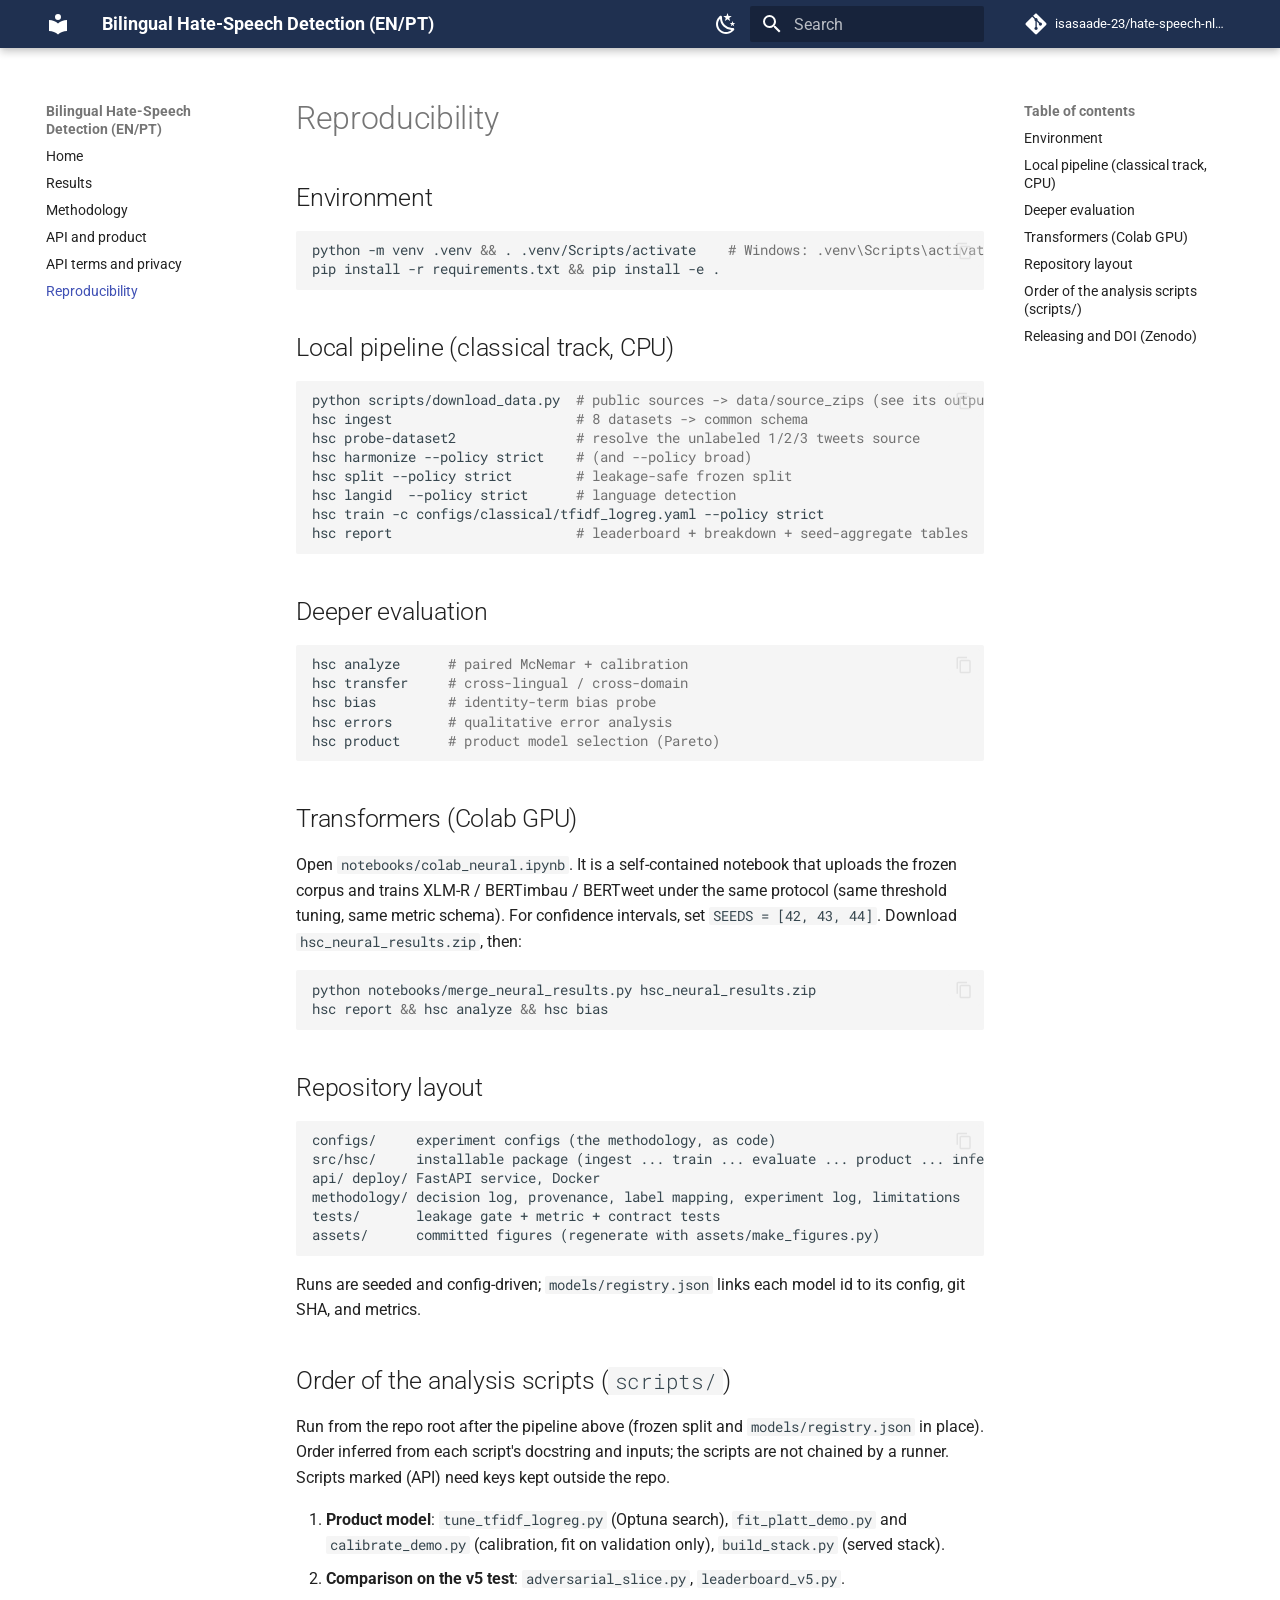
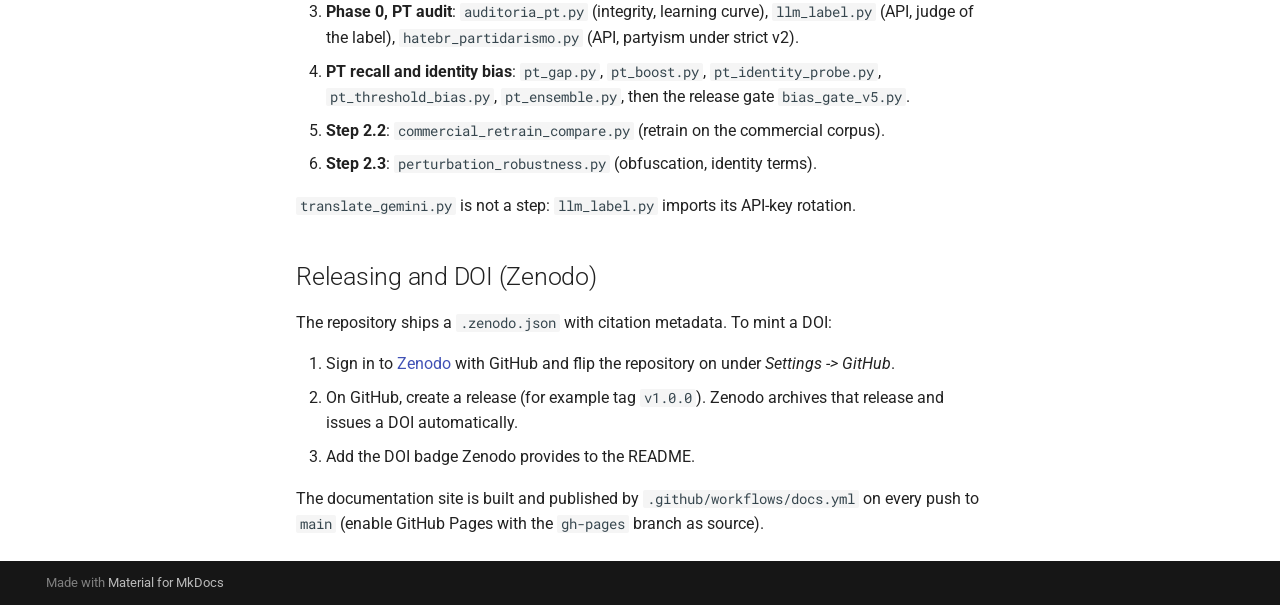
<file: reproducibility/index.html>
<!doctype html>
<html lang="en" class="no-js">
  <head>
    
      <meta charset="utf-8">
      <meta name="viewport" content="width=device-width,initial-scale=1">
      
        <meta name="description" content="Classical vs. transformer models for English/Portuguese hate-speech detection — a reproducible study with a deployable API.">
      
      
        <meta name="author" content="Isabela Venancio da Silva">
      
      
      
        <link rel="prev" href="../api_termos_privacidade/">
      
      
      
        
      
      
      <link rel="icon" href="../assets/images/favicon.png">
      <meta name="generator" content="mkdocs-1.6.1, mkdocs-material-9.8.2">
    
    
      
        <title>Reproducibility - Bilingual Hate-Speech Detection (EN/PT)</title>
      
    
    
      <link rel="stylesheet" href="../assets/stylesheets/main.57a0d79d.min.css">
      
        
        <link rel="stylesheet" href="../assets/stylesheets/palette.fb2fffe2.min.css">
      
      


    
    
      
    
    
      
        
        
        <link rel="preconnect" href="https://fonts.gstatic.com" crossorigin>
        <link rel="stylesheet" href="https://fonts.googleapis.com/css?family=Roboto:300,300i,400,400i,700,700i%7CRoboto+Mono:400,400i,700,700i&display=fallback">
        <style>:root{--md-text-font:"Roboto";--md-code-font:"Roboto Mono"}</style>
      
    
    
      <link rel="stylesheet" href="../stylesheets/extra.css">
    
    <script>__md_scope=new URL("..",location),__md_hash=e=>[...e].reduce(((e,_)=>(e<<5)-e+_.charCodeAt(0)),0),__md_get=(e,_=localStorage,t=__md_scope)=>JSON.parse(_.getItem(t.pathname+"."+e)),__md_set=(e,_,t=localStorage,a=__md_scope)=>{try{t.setItem(a.pathname+"."+e,JSON.stringify(_))}catch(e){}}</script>
    
      

    
    
  </head>
  
  
    
    
      
    
    
    
    
    <body dir="ltr" data-md-color-scheme="default" data-md-color-primary="blue-grey" data-md-color-accent="deep-orange">
  
    
    <input class="md-toggle" data-md-toggle="drawer" type="checkbox" id="__drawer" autocomplete="off">
    <input class="md-toggle" data-md-toggle="search" type="checkbox" id="__search" autocomplete="off">
    <label class="md-overlay" for="__drawer"></label>
    <div data-md-component="skip">
      
        
        <a href="#reproducibility" class="md-skip">
          Skip to content
        </a>
      
    </div>
    <div data-md-component="announce">
      
    </div>
    
    
      

  

<header class="md-header md-header--shadow" data-md-component="header">
  <nav class="md-header__inner md-grid" aria-label="Header">
    <a href=".." title="Bilingual Hate-Speech Detection (EN/PT)" class="md-header__button md-logo" aria-label="Bilingual Hate-Speech Detection (EN/PT)" data-md-component="logo">
      
  
  <svg xmlns="http://www.w3.org/2000/svg" viewBox="0 0 24 24"><path d="M12 8a3 3 0 0 0 3-3 3 3 0 0 0-3-3 3 3 0 0 0-3 3 3 3 0 0 0 3 3m0 3.54C9.64 9.35 6.5 8 3 8v11c3.5 0 6.64 1.35 9 3.54 2.36-2.19 5.5-3.54 9-3.54V8c-3.5 0-6.64 1.35-9 3.54"/></svg>

    </a>
    <label class="md-header__button md-icon" for="__drawer">
      
      <svg xmlns="http://www.w3.org/2000/svg" viewBox="0 0 24 24"><path d="M3 6h18v2H3zm0 5h18v2H3zm0 5h18v2H3z"/></svg>
    </label>
    <div class="md-header__title" data-md-component="header-title">
      <div class="md-header__ellipsis">
        <div class="md-header__topic">
          <span class="md-ellipsis">
            Bilingual Hate-Speech Detection (EN/PT)
          </span>
        </div>
        <div class="md-header__topic" data-md-component="header-topic">
          <span class="md-ellipsis">
            
              Reproducibility
            
          </span>
        </div>
      </div>
    </div>
    
      
        <form class="md-header__option" data-md-component="palette">
  
    
    
    
    <input class="md-option" data-md-color-media="" data-md-color-scheme="default" data-md-color-primary="blue-grey" data-md-color-accent="deep-orange"  aria-label="Switch to dark mode"  type="radio" name="__palette" id="__palette_0">
    
      <label class="md-header__button md-icon" title="Switch to dark mode" for="__palette_1" hidden>
        <svg xmlns="http://www.w3.org/2000/svg" viewBox="0 0 24 24"><path d="m17.75 4.09-2.53 1.94.91 3.06-2.63-1.81-2.63 1.81.91-3.06-2.53-1.94L12.44 4l1.06-3 1.06 3zm3.5 6.91-1.64 1.25.59 1.98-1.7-1.17-1.7 1.17.59-1.98L15.75 11l2.06-.05L18.5 9l.69 1.95zm-2.28 4.95c.83-.08 1.72 1.1 1.19 1.85-.32.45-.66.87-1.08 1.27C15.17 23 8.84 23 4.94 19.07c-3.91-3.9-3.91-10.24 0-14.14.4-.4.82-.76 1.27-1.08.75-.53 1.93.36 1.85 1.19-.27 2.86.69 5.83 2.89 8.02a9.96 9.96 0 0 0 8.02 2.89m-1.64 2.02a12.08 12.08 0 0 1-7.8-3.47c-2.17-2.19-3.33-5-3.49-7.82-2.81 3.14-2.7 7.96.31 10.98 3.02 3.01 7.84 3.12 10.98.31"/></svg>
      </label>
    
  
    
    
    
    <input class="md-option" data-md-color-media="" data-md-color-scheme="slate" data-md-color-primary="blue-grey" data-md-color-accent="deep-orange"  aria-label="Switch to light mode"  type="radio" name="__palette" id="__palette_1">
    
      <label class="md-header__button md-icon" title="Switch to light mode" for="__palette_0" hidden>
        <svg xmlns="http://www.w3.org/2000/svg" viewBox="0 0 24 24"><path d="M12 7a5 5 0 0 1 5 5 5 5 0 0 1-5 5 5 5 0 0 1-5-5 5 5 0 0 1 5-5m0 2a3 3 0 0 0-3 3 3 3 0 0 0 3 3 3 3 0 0 0 3-3 3 3 0 0 0-3-3m0-7 2.39 3.42C13.65 5.15 12.84 5 12 5s-1.65.15-2.39.42zM3.34 7l4.16-.35A7.2 7.2 0 0 0 5.94 8.5c-.44.74-.69 1.5-.83 2.29zm.02 10 1.76-3.77a7.131 7.131 0 0 0 2.38 4.14zM20.65 7l-1.77 3.79a7.02 7.02 0 0 0-2.38-4.15zm-.01 10-4.14.36c.59-.51 1.12-1.14 1.54-1.86.42-.73.69-1.5.83-2.29zM12 22l-2.41-3.44c.74.27 1.55.44 2.41.44.82 0 1.63-.17 2.37-.44z"/></svg>
      </label>
    
  
</form>
      
    
    
      <script>var palette=__md_get("__palette");if(palette&&palette.color){if("(prefers-color-scheme)"===palette.color.media){var media=matchMedia("(prefers-color-scheme: light)"),input=document.querySelector(media.matches?"[data-md-color-media='(prefers-color-scheme: light)']":"[data-md-color-media='(prefers-color-scheme: dark)']");palette.color.media=input.getAttribute("data-md-color-media"),palette.color.scheme=input.getAttribute("data-md-color-scheme"),palette.color.primary=input.getAttribute("data-md-color-primary"),palette.color.accent=input.getAttribute("data-md-color-accent")}for(var[key,value]of Object.entries(palette.color))document.body.setAttribute("data-md-color-"+key,value)}</script>
    
    
    
      
      
        <label class="md-header__button md-icon" for="__search">
          
          <svg xmlns="http://www.w3.org/2000/svg" viewBox="0 0 24 24"><path d="M9.5 3A6.5 6.5 0 0 1 16 9.5c0 1.61-.59 3.09-1.56 4.23l.27.27h.79l5 5-1.5 1.5-5-5v-.79l-.27-.27A6.52 6.52 0 0 1 9.5 16 6.5 6.5 0 0 1 3 9.5 6.5 6.5 0 0 1 9.5 3m0 2C7 5 5 7 5 9.5S7 14 9.5 14 14 12 14 9.5 12 5 9.5 5"/></svg>
        </label>
        <div class="md-search" data-md-component="search" role="dialog">
  <label class="md-search__overlay" for="__search"></label>
  <div class="md-search__inner" role="search">
    <form class="md-search__form" name="search">
      <input type="text" class="md-search__input" name="query" aria-label="Search" placeholder="Search" autocapitalize="off" autocorrect="off" autocomplete="off" spellcheck="false" data-md-component="search-query" required>
      <label class="md-search__icon md-icon" for="__search">
        
        <svg xmlns="http://www.w3.org/2000/svg" viewBox="0 0 24 24"><path d="M9.5 3A6.5 6.5 0 0 1 16 9.5c0 1.61-.59 3.09-1.56 4.23l.27.27h.79l5 5-1.5 1.5-5-5v-.79l-.27-.27A6.52 6.52 0 0 1 9.5 16 6.5 6.5 0 0 1 3 9.5 6.5 6.5 0 0 1 9.5 3m0 2C7 5 5 7 5 9.5S7 14 9.5 14 14 12 14 9.5 12 5 9.5 5"/></svg>
        
        <svg xmlns="http://www.w3.org/2000/svg" viewBox="0 0 24 24"><path d="M20 11v2H8l5.5 5.5-1.42 1.42L4.16 12l7.92-7.92L13.5 5.5 8 11z"/></svg>
      </label>
      <nav class="md-search__options" aria-label="Search">
        
        <button type="reset" class="md-search__icon md-icon" title="Clear" aria-label="Clear" tabindex="-1">
          
          <svg xmlns="http://www.w3.org/2000/svg" viewBox="0 0 24 24"><path d="M19 6.41 17.59 5 12 10.59 6.41 5 5 6.41 10.59 12 5 17.59 6.41 19 12 13.41 17.59 19 19 17.59 13.41 12z"/></svg>
        </button>
      </nav>
      
    </form>
    <div class="md-search__output">
      <div class="md-search__scrollwrap" tabindex="0" data-md-scrollfix>
        <div class="md-search-result" data-md-component="search-result">
          <div class="md-search-result__meta">
            Initializing search
          </div>
          <ol class="md-search-result__list" role="presentation"></ol>
        </div>
      </div>
    </div>
  </div>
</div>
      
    
    
      <div class="md-header__source">
        <a href="https://github.com/isasaade-23/hate-speech-nlp-en-pt" title="Go to repository" class="md-source" data-md-component="source">
  <div class="md-source__icon md-icon">
    
    <svg xmlns="http://www.w3.org/2000/svg" viewBox="0 0 448 512"><!--! Font Awesome Free 7.1.0 by @fontawesome - https://fontawesome.com License - https://fontawesome.com/license/free (Icons: CC BY 4.0, Fonts: SIL OFL 1.1, Code: MIT License) Copyright 2025 Fonticons, Inc.--><path d="M439.6 236.1 244 40.5c-5.4-5.5-12.8-8.5-20.4-8.5s-15 3-20.4 8.4L162.5 81l51.5 51.5c27.1-9.1 52.7 16.8 43.4 43.7l49.7 49.7c34.2-11.8 61.2 31 35.5 56.7-26.5 26.5-70.2-2.9-56-37.3L240.3 199v121.9c25.3 12.5 22.3 41.8 9.1 55-6.4 6.4-15.2 10.1-24.3 10.1s-17.8-3.6-24.3-10.1c-17.6-17.6-11.1-46.9 11.2-56v-123c-20.8-8.5-24.6-30.7-18.6-45L142.6 101 8.5 235.1C3 240.6 0 247.9 0 255.5s3 15 8.5 20.4l195.6 195.7c5.4 5.4 12.7 8.4 20.4 8.4s15-3 20.4-8.4l194.7-194.7c5.4-5.4 8.4-12.8 8.4-20.4s-3-15-8.4-20.4"/></svg>
  </div>
  <div class="md-source__repository">
    isasaade-23/hate-speech-nlp-en-pt
  </div>
</a>
      </div>
    
  </nav>
  
</header>
    
    <div class="md-container" data-md-component="container">
      
      
        
          
        
      
      <main class="md-main" data-md-component="main">
        <div class="md-main__inner md-grid">
          
            
              
              <div class="md-sidebar md-sidebar--primary" data-md-component="sidebar" data-md-type="navigation" >
                <div class="md-sidebar__scrollwrap">
                  <div class="md-sidebar__inner">
                    



<nav class="md-nav md-nav--primary" aria-label="Navigation" data-md-level="0">
  <label class="md-nav__title" for="__drawer">
    <a href=".." title="Bilingual Hate-Speech Detection (EN/PT)" class="md-nav__button md-logo" aria-label="Bilingual Hate-Speech Detection (EN/PT)" data-md-component="logo">
      
  
  <svg xmlns="http://www.w3.org/2000/svg" viewBox="0 0 24 24"><path d="M12 8a3 3 0 0 0 3-3 3 3 0 0 0-3-3 3 3 0 0 0-3 3 3 3 0 0 0 3 3m0 3.54C9.64 9.35 6.5 8 3 8v11c3.5 0 6.64 1.35 9 3.54 2.36-2.19 5.5-3.54 9-3.54V8c-3.5 0-6.64 1.35-9 3.54"/></svg>

    </a>
    Bilingual Hate-Speech Detection (EN/PT)
  </label>
  
    <div class="md-nav__source">
      <a href="https://github.com/isasaade-23/hate-speech-nlp-en-pt" title="Go to repository" class="md-source" data-md-component="source">
  <div class="md-source__icon md-icon">
    
    <svg xmlns="http://www.w3.org/2000/svg" viewBox="0 0 448 512"><!--! Font Awesome Free 7.1.0 by @fontawesome - https://fontawesome.com License - https://fontawesome.com/license/free (Icons: CC BY 4.0, Fonts: SIL OFL 1.1, Code: MIT License) Copyright 2025 Fonticons, Inc.--><path d="M439.6 236.1 244 40.5c-5.4-5.5-12.8-8.5-20.4-8.5s-15 3-20.4 8.4L162.5 81l51.5 51.5c27.1-9.1 52.7 16.8 43.4 43.7l49.7 49.7c34.2-11.8 61.2 31 35.5 56.7-26.5 26.5-70.2-2.9-56-37.3L240.3 199v121.9c25.3 12.5 22.3 41.8 9.1 55-6.4 6.4-15.2 10.1-24.3 10.1s-17.8-3.6-24.3-10.1c-17.6-17.6-11.1-46.9 11.2-56v-123c-20.8-8.5-24.6-30.7-18.6-45L142.6 101 8.5 235.1C3 240.6 0 247.9 0 255.5s3 15 8.5 20.4l195.6 195.7c5.4 5.4 12.7 8.4 20.4 8.4s15-3 20.4-8.4l194.7-194.7c5.4-5.4 8.4-12.8 8.4-20.4s-3-15-8.4-20.4"/></svg>
  </div>
  <div class="md-source__repository">
    isasaade-23/hate-speech-nlp-en-pt
  </div>
</a>
    </div>
  
  <ul class="md-nav__list" data-md-scrollfix>
    
      
      
  
  
  
  
    <li class="md-nav__item">
      <a href=".." class="md-nav__link">
        
  
  
  <span class="md-ellipsis">
    
  
    Home
  

    
  </span>
  
  

      </a>
    </li>
  

    
      
      
  
  
  
  
    <li class="md-nav__item">
      <a href="../results/" class="md-nav__link">
        
  
  
  <span class="md-ellipsis">
    
  
    Results
  

    
  </span>
  
  

      </a>
    </li>
  

    
      
      
  
  
  
  
    <li class="md-nav__item">
      <a href="../methodology/" class="md-nav__link">
        
  
  
  <span class="md-ellipsis">
    
  
    Methodology
  

    
  </span>
  
  

      </a>
    </li>
  

    
      
      
  
  
  
  
    <li class="md-nav__item">
      <a href="../api/" class="md-nav__link">
        
  
  
  <span class="md-ellipsis">
    
  
    API and product
  

    
  </span>
  
  

      </a>
    </li>
  

    
      
      
  
  
  
  
    <li class="md-nav__item">
      <a href="../api_termos_privacidade/" class="md-nav__link">
        
  
  
  <span class="md-ellipsis">
    
  
    API terms and privacy
  

    
  </span>
  
  

      </a>
    </li>
  

    
      
      
  
  
    
  
  
  
    <li class="md-nav__item md-nav__item--active">
      
      <input class="md-nav__toggle md-toggle" type="checkbox" id="__toc">
      
      
        
      
      
        <label class="md-nav__link md-nav__link--active" for="__toc">
          
  
  
  <span class="md-ellipsis">
    
  
    Reproducibility
  

    
  </span>
  
  

          <span class="md-nav__icon md-icon"></span>
        </label>
      
      <a href="./" class="md-nav__link md-nav__link--active">
        
  
  
  <span class="md-ellipsis">
    
  
    Reproducibility
  

    
  </span>
  
  

      </a>
      
        

<nav class="md-nav md-nav--secondary" aria-label="Table of contents">
  
  
  
    
  
  
    <label class="md-nav__title" for="__toc">
      <span class="md-nav__icon md-icon"></span>
      Table of contents
    </label>
    <ul class="md-nav__list" data-md-component="toc" data-md-scrollfix>
      
        <li class="md-nav__item">
  <a href="#environment" class="md-nav__link">
    <span class="md-ellipsis">
      
        Environment
      
    </span>
  </a>
  
</li>
      
        <li class="md-nav__item">
  <a href="#local-pipeline-classical-track-cpu" class="md-nav__link">
    <span class="md-ellipsis">
      
        Local pipeline (classical track, CPU)
      
    </span>
  </a>
  
</li>
      
        <li class="md-nav__item">
  <a href="#deeper-evaluation" class="md-nav__link">
    <span class="md-ellipsis">
      
        Deeper evaluation
      
    </span>
  </a>
  
</li>
      
        <li class="md-nav__item">
  <a href="#transformers-colab-gpu" class="md-nav__link">
    <span class="md-ellipsis">
      
        Transformers (Colab GPU)
      
    </span>
  </a>
  
</li>
      
        <li class="md-nav__item">
  <a href="#repository-layout" class="md-nav__link">
    <span class="md-ellipsis">
      
        Repository layout
      
    </span>
  </a>
  
</li>
      
        <li class="md-nav__item">
  <a href="#order-of-the-analysis-scripts-scripts" class="md-nav__link">
    <span class="md-ellipsis">
      
        Order of the analysis scripts (scripts/)
      
    </span>
  </a>
  
</li>
      
        <li class="md-nav__item">
  <a href="#releasing-and-doi-zenodo" class="md-nav__link">
    <span class="md-ellipsis">
      
        Releasing and DOI (Zenodo)
      
    </span>
  </a>
  
</li>
      
    </ul>
  
</nav>
      
    </li>
  

    
  </ul>
</nav>
                  </div>
                </div>
              </div>
            
            
              
              <div class="md-sidebar md-sidebar--secondary" data-md-component="sidebar" data-md-type="toc" >
                <div class="md-sidebar__scrollwrap">
                  <div class="md-sidebar__inner">
                    

<nav class="md-nav md-nav--secondary" aria-label="Table of contents">
  
  
  
    
  
  
    <label class="md-nav__title" for="__toc">
      <span class="md-nav__icon md-icon"></span>
      Table of contents
    </label>
    <ul class="md-nav__list" data-md-component="toc" data-md-scrollfix>
      
        <li class="md-nav__item">
  <a href="#environment" class="md-nav__link">
    <span class="md-ellipsis">
      
        Environment
      
    </span>
  </a>
  
</li>
      
        <li class="md-nav__item">
  <a href="#local-pipeline-classical-track-cpu" class="md-nav__link">
    <span class="md-ellipsis">
      
        Local pipeline (classical track, CPU)
      
    </span>
  </a>
  
</li>
      
        <li class="md-nav__item">
  <a href="#deeper-evaluation" class="md-nav__link">
    <span class="md-ellipsis">
      
        Deeper evaluation
      
    </span>
  </a>
  
</li>
      
        <li class="md-nav__item">
  <a href="#transformers-colab-gpu" class="md-nav__link">
    <span class="md-ellipsis">
      
        Transformers (Colab GPU)
      
    </span>
  </a>
  
</li>
      
        <li class="md-nav__item">
  <a href="#repository-layout" class="md-nav__link">
    <span class="md-ellipsis">
      
        Repository layout
      
    </span>
  </a>
  
</li>
      
        <li class="md-nav__item">
  <a href="#order-of-the-analysis-scripts-scripts" class="md-nav__link">
    <span class="md-ellipsis">
      
        Order of the analysis scripts (scripts/)
      
    </span>
  </a>
  
</li>
      
        <li class="md-nav__item">
  <a href="#releasing-and-doi-zenodo" class="md-nav__link">
    <span class="md-ellipsis">
      
        Releasing and DOI (Zenodo)
      
    </span>
  </a>
  
</li>
      
    </ul>
  
</nav>
                  </div>
                </div>
              </div>
            
          
          
            <div class="md-content" data-md-component="content">
              
              <article class="md-content__inner md-typeset">
                
                  


  
  


<h1 id="reproducibility">Reproducibility<a class="headerlink" href="#reproducibility" title="Permanent link">&para;</a></h1>
<h2 id="environment">Environment<a class="headerlink" href="#environment" title="Permanent link">&para;</a></h2>
<div class="highlight"><pre><span></span><code>python<span class="w"> </span>-m<span class="w"> </span>venv<span class="w"> </span>.venv<span class="w"> </span><span class="o">&amp;&amp;</span><span class="w"> </span>.<span class="w"> </span>.venv/Scripts/activate<span class="w">    </span><span class="c1"># Windows: .venv\Scripts\activate</span>
pip<span class="w"> </span>install<span class="w"> </span>-r<span class="w"> </span>requirements.txt<span class="w"> </span><span class="o">&amp;&amp;</span><span class="w"> </span>pip<span class="w"> </span>install<span class="w"> </span>-e<span class="w"> </span>.
</code></pre></div>
<h2 id="local-pipeline-classical-track-cpu">Local pipeline (classical track, CPU)<a class="headerlink" href="#local-pipeline-classical-track-cpu" title="Permanent link">&para;</a></h2>
<div class="highlight"><pre><span></span><code>python<span class="w"> </span>scripts/download_data.py<span class="w">  </span><span class="c1"># public sources -&gt; data/source_zips (see its output for manual ones)</span>
hsc<span class="w"> </span>ingest<span class="w">                       </span><span class="c1"># 8 datasets -&gt; common schema</span>
hsc<span class="w"> </span>probe-dataset2<span class="w">               </span><span class="c1"># resolve the unlabeled 1/2/3 tweets source</span>
hsc<span class="w"> </span>harmonize<span class="w"> </span>--policy<span class="w"> </span>strict<span class="w">    </span><span class="c1"># (and --policy broad)</span>
hsc<span class="w"> </span>split<span class="w"> </span>--policy<span class="w"> </span>strict<span class="w">        </span><span class="c1"># leakage-safe frozen split</span>
hsc<span class="w"> </span>langid<span class="w">  </span>--policy<span class="w"> </span>strict<span class="w">      </span><span class="c1"># language detection</span>
hsc<span class="w"> </span>train<span class="w"> </span>-c<span class="w"> </span>configs/classical/tfidf_logreg.yaml<span class="w"> </span>--policy<span class="w"> </span>strict
hsc<span class="w"> </span>report<span class="w">                       </span><span class="c1"># leaderboard + breakdown + seed-aggregate tables</span>
</code></pre></div>
<h2 id="deeper-evaluation">Deeper evaluation<a class="headerlink" href="#deeper-evaluation" title="Permanent link">&para;</a></h2>
<div class="highlight"><pre><span></span><code>hsc<span class="w"> </span>analyze<span class="w">      </span><span class="c1"># paired McNemar + calibration</span>
hsc<span class="w"> </span>transfer<span class="w">     </span><span class="c1"># cross-lingual / cross-domain</span>
hsc<span class="w"> </span>bias<span class="w">         </span><span class="c1"># identity-term bias probe</span>
hsc<span class="w"> </span>errors<span class="w">       </span><span class="c1"># qualitative error analysis</span>
hsc<span class="w"> </span>product<span class="w">      </span><span class="c1"># product model selection (Pareto)</span>
</code></pre></div>
<h2 id="transformers-colab-gpu">Transformers (Colab GPU)<a class="headerlink" href="#transformers-colab-gpu" title="Permanent link">&para;</a></h2>
<p>Open <code>notebooks/colab_neural.ipynb</code>. It is a self-contained notebook that uploads the frozen
corpus and trains XLM-R / BERTimbau / BERTweet under the same protocol (same threshold
tuning, same metric schema). For confidence intervals, set <code>SEEDS = [42, 43, 44]</code>. Download
<code>hsc_neural_results.zip</code>, then:</p>
<div class="highlight"><pre><span></span><code>python<span class="w"> </span>notebooks/merge_neural_results.py<span class="w"> </span>hsc_neural_results.zip
hsc<span class="w"> </span>report<span class="w"> </span><span class="o">&amp;&amp;</span><span class="w"> </span>hsc<span class="w"> </span>analyze<span class="w"> </span><span class="o">&amp;&amp;</span><span class="w"> </span>hsc<span class="w"> </span>bias
</code></pre></div>
<h2 id="repository-layout">Repository layout<a class="headerlink" href="#repository-layout" title="Permanent link">&para;</a></h2>
<div class="highlight"><pre><span></span><code>configs/     experiment configs (the methodology, as code)
src/hsc/     installable package (ingest ... train ... evaluate ... product ... inference)
api/ deploy/ FastAPI service, Docker
methodology/ decision log, provenance, label mapping, experiment log, limitations
tests/       leakage gate + metric + contract tests
assets/      committed figures (regenerate with assets/make_figures.py)
</code></pre></div>
<p>Runs are seeded and config-driven; <code>models/registry.json</code> links each model id to its
config, git SHA, and metrics.</p>
<h2 id="order-of-the-analysis-scripts-scripts">Order of the analysis scripts (<code>scripts/</code>)<a class="headerlink" href="#order-of-the-analysis-scripts-scripts" title="Permanent link">&para;</a></h2>
<p>Run from the repo root after the pipeline above (frozen split and <code>models/registry.json</code>
in place). Order inferred from each script's docstring and inputs; the scripts are not chained
by a runner. Scripts marked (API) need keys kept outside the repo.</p>
<ol>
<li><strong>Product model</strong>: <code>tune_tfidf_logreg.py</code> (Optuna search), <code>fit_platt_demo.py</code> and
   <code>calibrate_demo.py</code> (calibration, fit on validation only), <code>build_stack.py</code> (served stack).</li>
<li><strong>Comparison on the v5 test</strong>: <code>adversarial_slice.py</code>, <code>leaderboard_v5.py</code>.</li>
<li><strong>Phase 0, PT audit</strong>: <code>auditoria_pt.py</code> (integrity, learning curve), <code>llm_label.py</code> (API,
   judge of the label), <code>hatebr_partidarismo.py</code> (API, partyism under strict v2).</li>
<li><strong>PT recall and identity bias</strong>: <code>pt_gap.py</code>, <code>pt_boost.py</code>, <code>pt_identity_probe.py</code>,
   <code>pt_threshold_bias.py</code>, <code>pt_ensemble.py</code>, then the release gate <code>bias_gate_v5.py</code>.</li>
<li><strong>Step 2.2</strong>: <code>commercial_retrain_compare.py</code> (retrain on the commercial corpus).</li>
<li><strong>Step 2.3</strong>: <code>perturbation_robustness.py</code> (obfuscation, identity terms).</li>
</ol>
<p><code>translate_gemini.py</code> is not a step: <code>llm_label.py</code> imports its API-key rotation.</p>
<h2 id="releasing-and-doi-zenodo">Releasing and DOI (Zenodo)<a class="headerlink" href="#releasing-and-doi-zenodo" title="Permanent link">&para;</a></h2>
<p>The repository ships a <code>.zenodo.json</code> with citation metadata. To mint a DOI:</p>
<ol>
<li>Sign in to <a href="https://zenodo.org">Zenodo</a> with GitHub and flip the repository on under
   <em>Settings -&gt; GitHub</em>.</li>
<li>On GitHub, create a release (for example tag <code>v1.0.0</code>). Zenodo archives that release and
   issues a DOI automatically.</li>
<li>Add the DOI badge Zenodo provides to the README.</li>
</ol>
<p>The documentation site is built and published by <code>.github/workflows/docs.yml</code> on every push
to <code>main</code> (enable GitHub Pages with the <code>gh-pages</code> branch as source).</p>












                
              </article>
            </div>
          
          
<script>var target=document.getElementById(location.hash.slice(1));target&&target.name&&(target.checked=target.name.startsWith("__tabbed_"))</script>
        </div>
        
          <button type="button" class="md-top md-icon" data-md-component="top" hidden>
  
  <svg xmlns="http://www.w3.org/2000/svg" viewBox="0 0 24 24"><path d="M13 20h-2V8l-5.5 5.5-1.42-1.42L12 4.16l7.92 7.92-1.42 1.42L13 8z"/></svg>
  Back to top
</button>
        
      </main>
      
        <footer class="md-footer">
  
  <div class="md-footer-meta md-typeset">
    <div class="md-footer-meta__inner md-grid">
      <div class="md-copyright">
  
  
    Made with
    <a href="https://squidfunk.github.io/mkdocs-material/" target="_blank" rel="noopener">
      Material for MkDocs
    </a>
  
</div>
      
    </div>
  </div>
</footer>
      
    </div>
    <div class="md-dialog" data-md-component="dialog">
      <div class="md-dialog__inner md-typeset"></div>
    </div>
    
    
    
      
      
      <script id="__config" type="application/json">{"annotate": null, "base": "..", "features": ["navigation.sections", "navigation.top", "navigation.tracking", "content.code.copy", "toc.follow"], "search": "../assets/javascripts/workers/search.a7633da7.min.js", "tags": null, "translations": {"clipboard.copied": "Copied to clipboard", "clipboard.copy": "Copy to clipboard", "search.result.more.one": "1 more on this page", "search.result.more.other": "# more on this page", "search.result.none": "No matching documents", "search.result.one": "1 matching document", "search.result.other": "# matching documents", "search.result.placeholder": "Type to start searching", "search.result.term.missing": "Missing", "select.version": "Select version"}, "version": null}</script>
    
    
      <script src="../assets/javascripts/bundle.a5f9d56c.min.js"></script>
      
    
  </body>
</html>
</file>
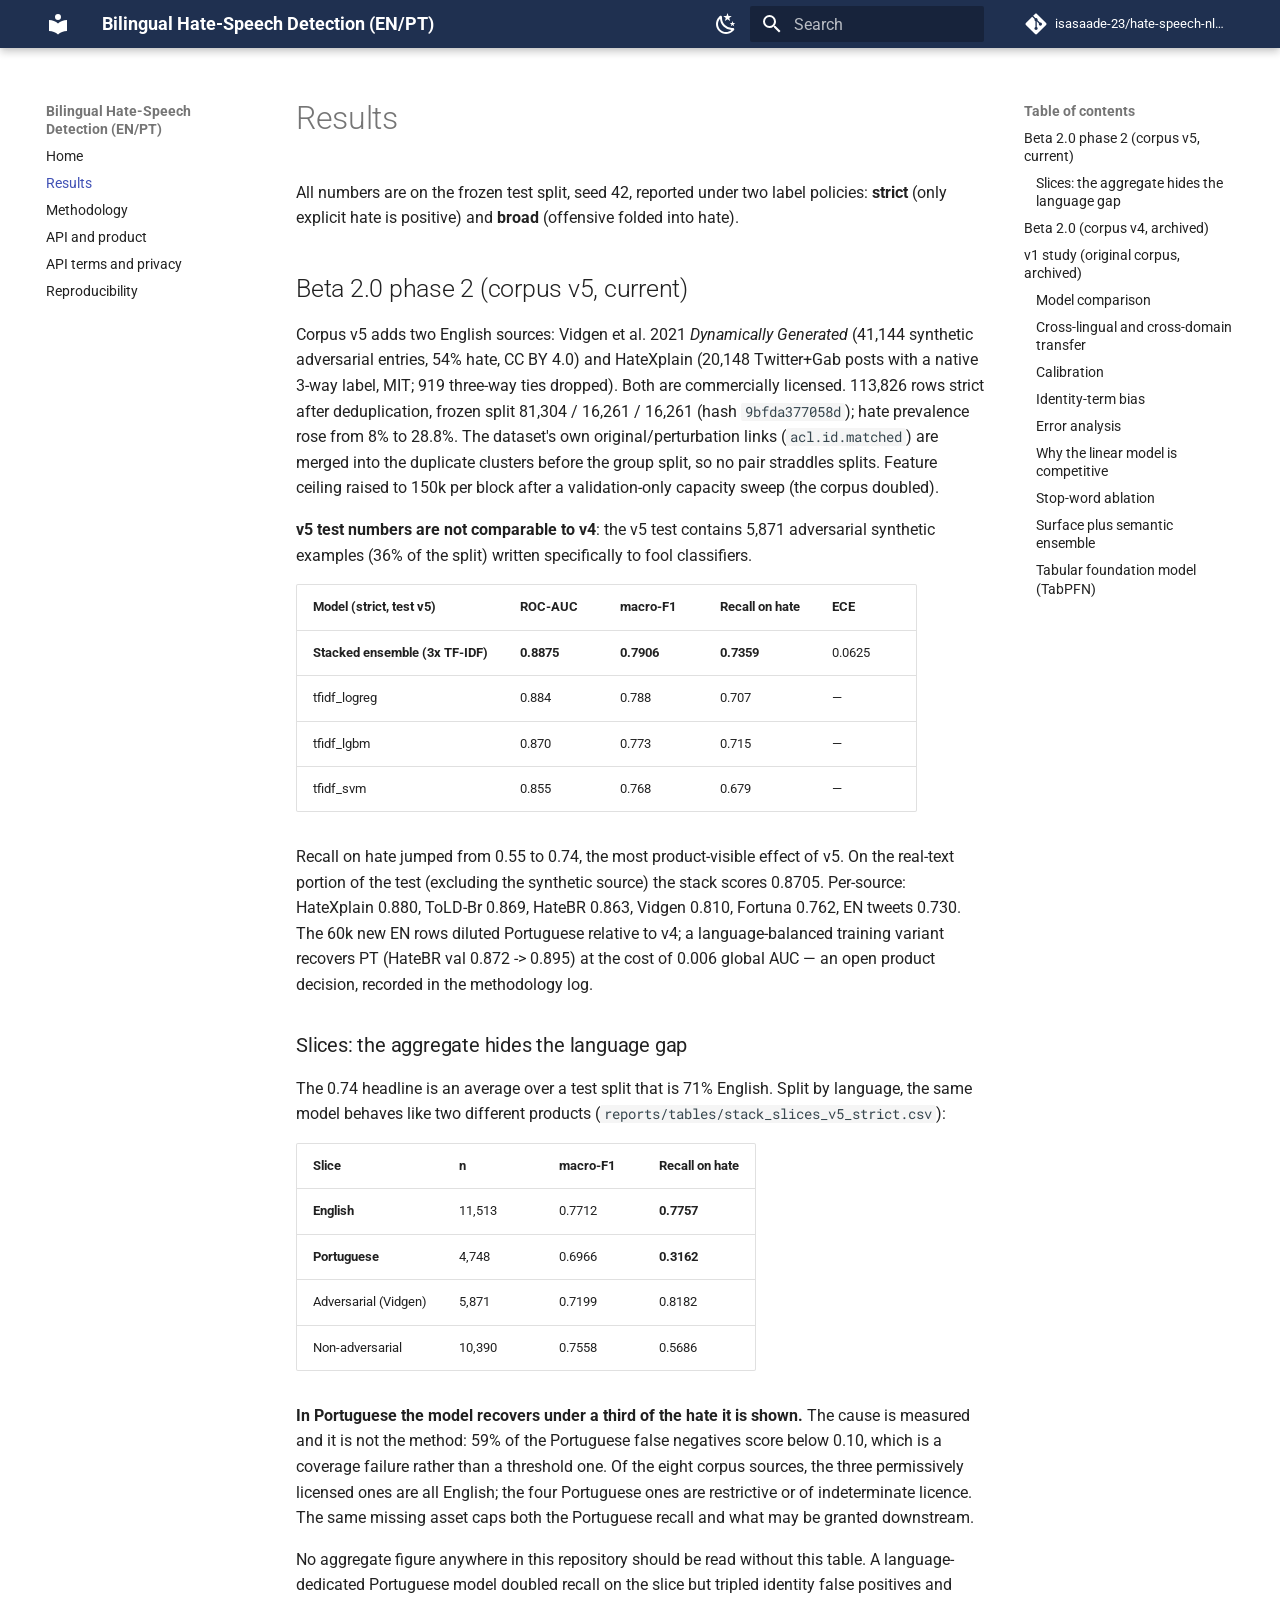
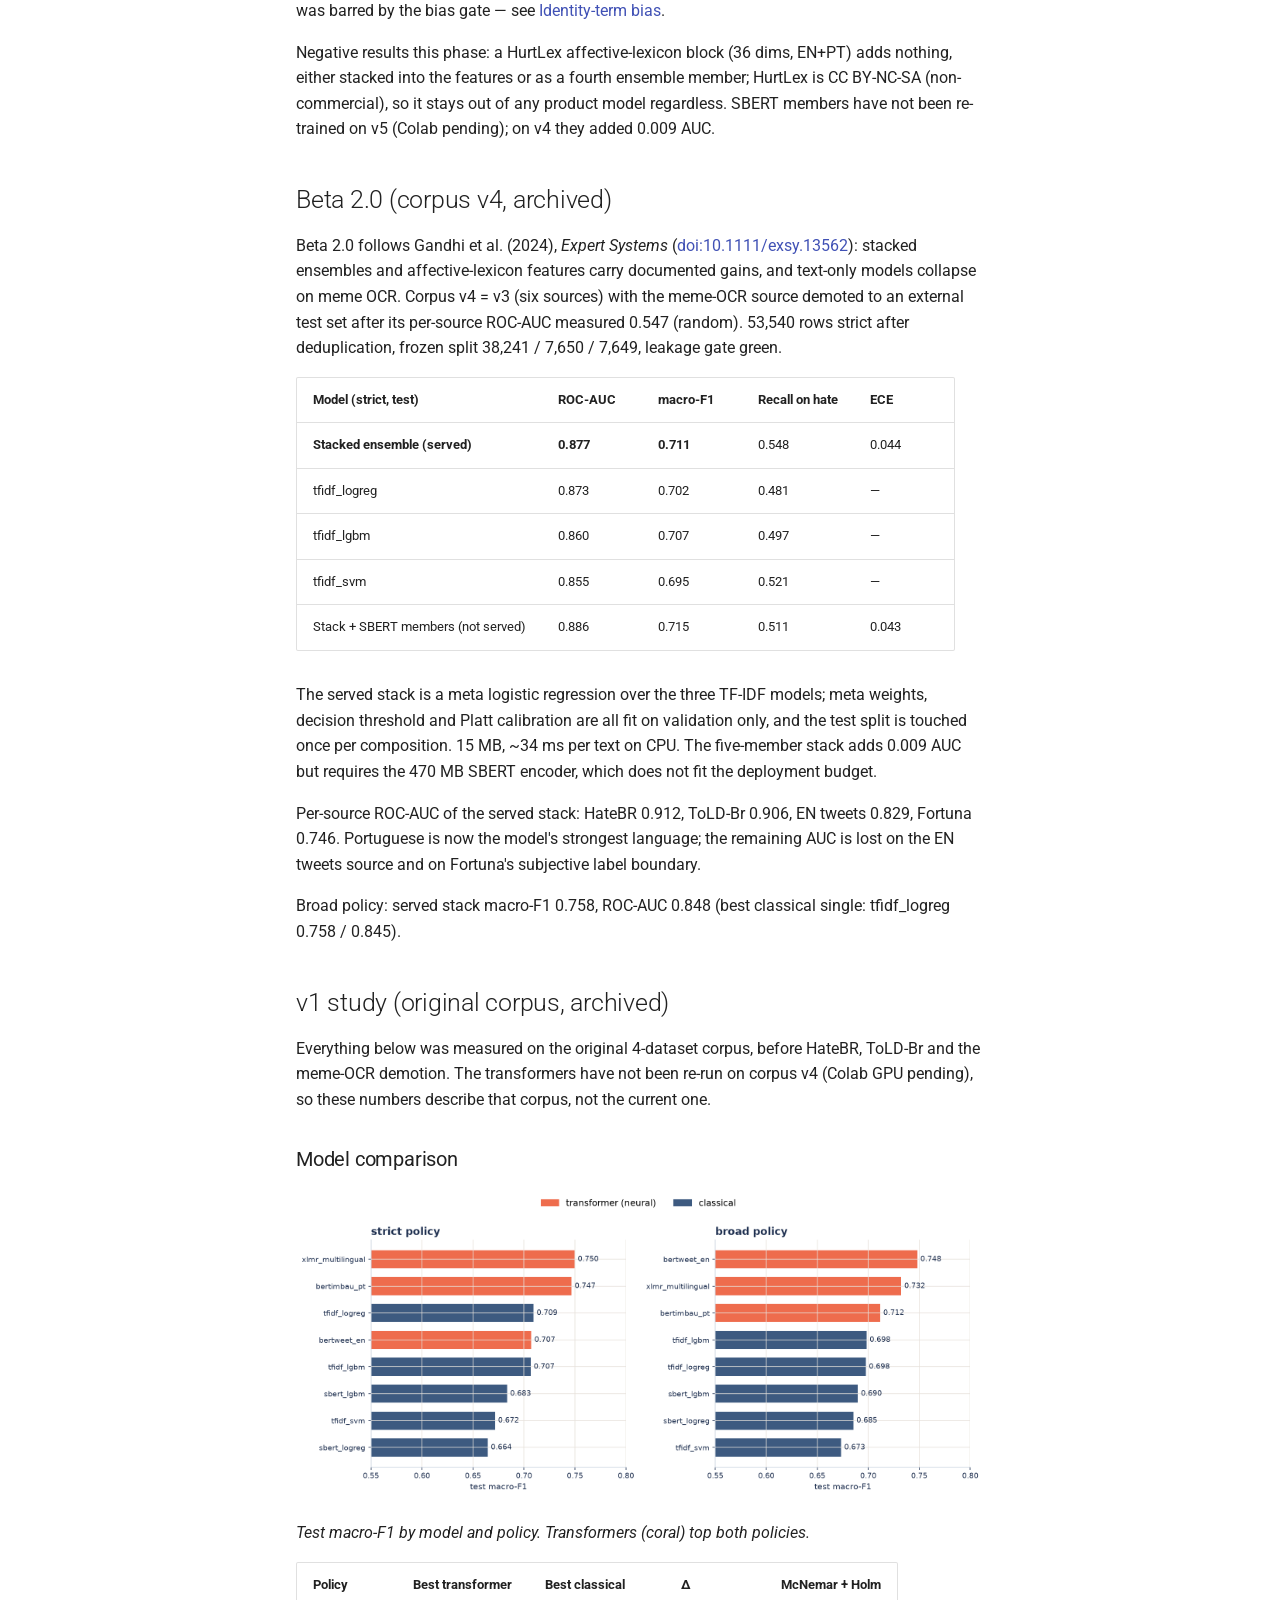
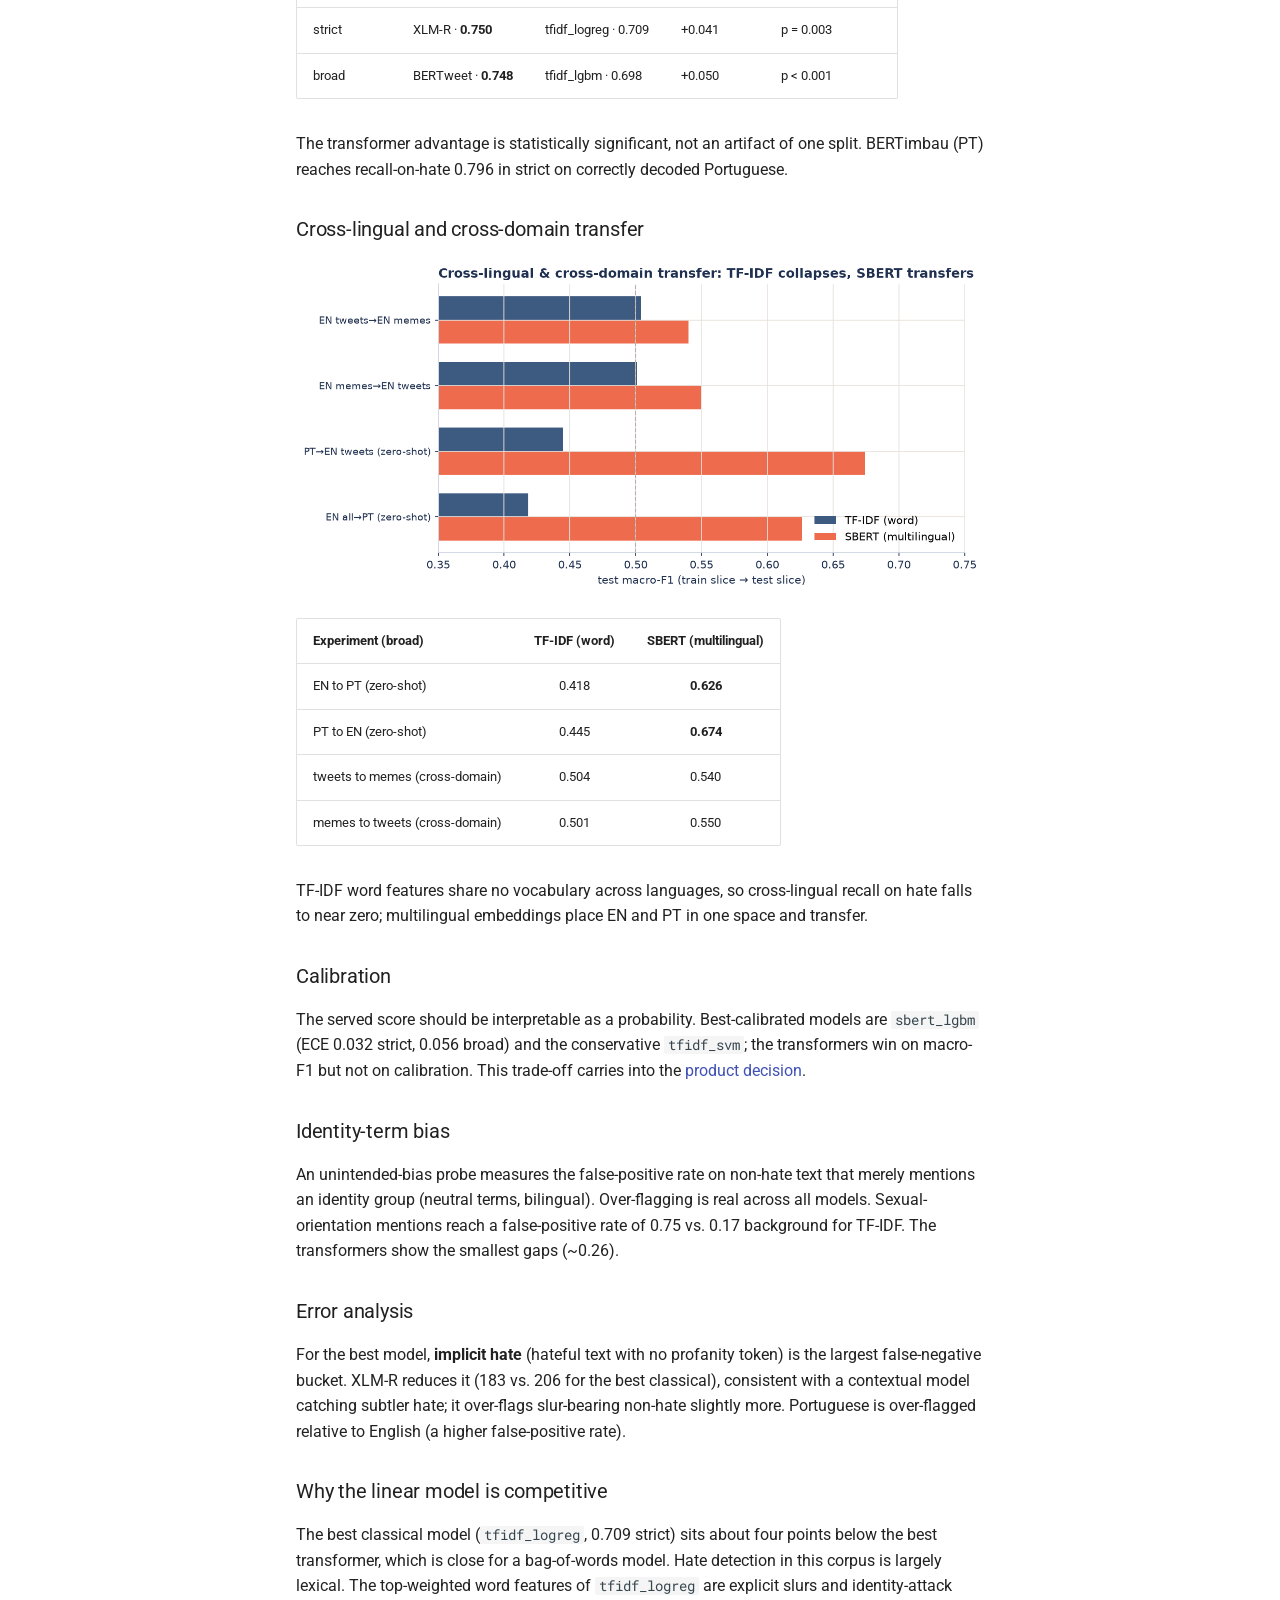
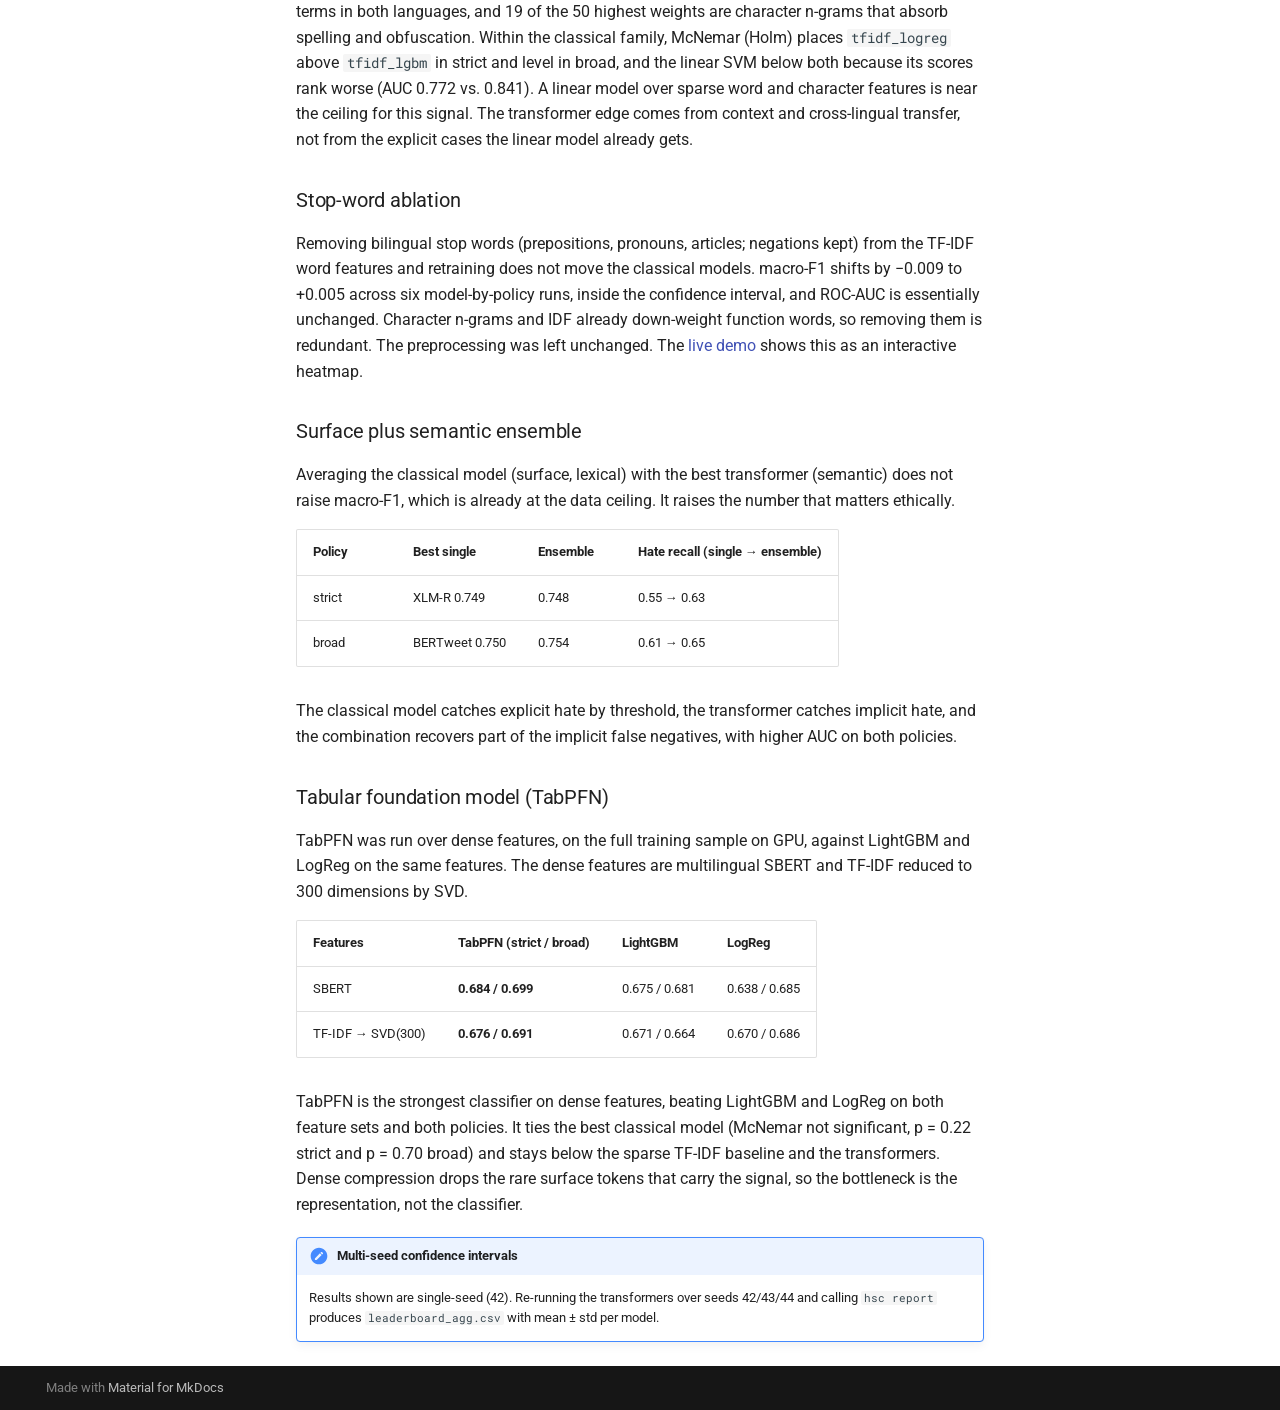
<file: results/index.html>
<!doctype html>
<html lang="en" class="no-js">
  <head>
    
      <meta charset="utf-8">
      <meta name="viewport" content="width=device-width,initial-scale=1">
      
        <meta name="description" content="Classical vs. transformer models for English/Portuguese hate-speech detection — a reproducible study with a deployable API.">
      
      
        <meta name="author" content="Isabela Venancio da Silva">
      
      
      
        <link rel="prev" href="..">
      
      
        <link rel="next" href="../methodology/">
      
      
        
      
      
      <link rel="icon" href="../assets/images/favicon.png">
      <meta name="generator" content="mkdocs-1.6.1, mkdocs-material-9.8.2">
    
    
      
        <title>Results - Bilingual Hate-Speech Detection (EN/PT)</title>
      
    
    
      <link rel="stylesheet" href="../assets/stylesheets/main.57a0d79d.min.css">
      
        
        <link rel="stylesheet" href="../assets/stylesheets/palette.fb2fffe2.min.css">
      
      


    
    
      
    
    
      
        
        
        <link rel="preconnect" href="https://fonts.gstatic.com" crossorigin>
        <link rel="stylesheet" href="https://fonts.googleapis.com/css?family=Roboto:300,300i,400,400i,700,700i%7CRoboto+Mono:400,400i,700,700i&display=fallback">
        <style>:root{--md-text-font:"Roboto";--md-code-font:"Roboto Mono"}</style>
      
    
    
      <link rel="stylesheet" href="../stylesheets/extra.css">
    
    <script>__md_scope=new URL("..",location),__md_hash=e=>[...e].reduce(((e,_)=>(e<<5)-e+_.charCodeAt(0)),0),__md_get=(e,_=localStorage,t=__md_scope)=>JSON.parse(_.getItem(t.pathname+"."+e)),__md_set=(e,_,t=localStorage,a=__md_scope)=>{try{t.setItem(a.pathname+"."+e,JSON.stringify(_))}catch(e){}}</script>
    
      

    
    
  </head>
  
  
    
    
      
    
    
    
    
    <body dir="ltr" data-md-color-scheme="default" data-md-color-primary="blue-grey" data-md-color-accent="deep-orange">
  
    
    <input class="md-toggle" data-md-toggle="drawer" type="checkbox" id="__drawer" autocomplete="off">
    <input class="md-toggle" data-md-toggle="search" type="checkbox" id="__search" autocomplete="off">
    <label class="md-overlay" for="__drawer"></label>
    <div data-md-component="skip">
      
        
        <a href="#results" class="md-skip">
          Skip to content
        </a>
      
    </div>
    <div data-md-component="announce">
      
    </div>
    
    
      

  

<header class="md-header md-header--shadow" data-md-component="header">
  <nav class="md-header__inner md-grid" aria-label="Header">
    <a href=".." title="Bilingual Hate-Speech Detection (EN/PT)" class="md-header__button md-logo" aria-label="Bilingual Hate-Speech Detection (EN/PT)" data-md-component="logo">
      
  
  <svg xmlns="http://www.w3.org/2000/svg" viewBox="0 0 24 24"><path d="M12 8a3 3 0 0 0 3-3 3 3 0 0 0-3-3 3 3 0 0 0-3 3 3 3 0 0 0 3 3m0 3.54C9.64 9.35 6.5 8 3 8v11c3.5 0 6.64 1.35 9 3.54 2.36-2.19 5.5-3.54 9-3.54V8c-3.5 0-6.64 1.35-9 3.54"/></svg>

    </a>
    <label class="md-header__button md-icon" for="__drawer">
      
      <svg xmlns="http://www.w3.org/2000/svg" viewBox="0 0 24 24"><path d="M3 6h18v2H3zm0 5h18v2H3zm0 5h18v2H3z"/></svg>
    </label>
    <div class="md-header__title" data-md-component="header-title">
      <div class="md-header__ellipsis">
        <div class="md-header__topic">
          <span class="md-ellipsis">
            Bilingual Hate-Speech Detection (EN/PT)
          </span>
        </div>
        <div class="md-header__topic" data-md-component="header-topic">
          <span class="md-ellipsis">
            
              Results
            
          </span>
        </div>
      </div>
    </div>
    
      
        <form class="md-header__option" data-md-component="palette">
  
    
    
    
    <input class="md-option" data-md-color-media="" data-md-color-scheme="default" data-md-color-primary="blue-grey" data-md-color-accent="deep-orange"  aria-label="Switch to dark mode"  type="radio" name="__palette" id="__palette_0">
    
      <label class="md-header__button md-icon" title="Switch to dark mode" for="__palette_1" hidden>
        <svg xmlns="http://www.w3.org/2000/svg" viewBox="0 0 24 24"><path d="m17.75 4.09-2.53 1.94.91 3.06-2.63-1.81-2.63 1.81.91-3.06-2.53-1.94L12.44 4l1.06-3 1.06 3zm3.5 6.91-1.64 1.25.59 1.98-1.7-1.17-1.7 1.17.59-1.98L15.75 11l2.06-.05L18.5 9l.69 1.95zm-2.28 4.95c.83-.08 1.72 1.1 1.19 1.85-.32.45-.66.87-1.08 1.27C15.17 23 8.84 23 4.94 19.07c-3.91-3.9-3.91-10.24 0-14.14.4-.4.82-.76 1.27-1.08.75-.53 1.93.36 1.85 1.19-.27 2.86.69 5.83 2.89 8.02a9.96 9.96 0 0 0 8.02 2.89m-1.64 2.02a12.08 12.08 0 0 1-7.8-3.47c-2.17-2.19-3.33-5-3.49-7.82-2.81 3.14-2.7 7.96.31 10.98 3.02 3.01 7.84 3.12 10.98.31"/></svg>
      </label>
    
  
    
    
    
    <input class="md-option" data-md-color-media="" data-md-color-scheme="slate" data-md-color-primary="blue-grey" data-md-color-accent="deep-orange"  aria-label="Switch to light mode"  type="radio" name="__palette" id="__palette_1">
    
      <label class="md-header__button md-icon" title="Switch to light mode" for="__palette_0" hidden>
        <svg xmlns="http://www.w3.org/2000/svg" viewBox="0 0 24 24"><path d="M12 7a5 5 0 0 1 5 5 5 5 0 0 1-5 5 5 5 0 0 1-5-5 5 5 0 0 1 5-5m0 2a3 3 0 0 0-3 3 3 3 0 0 0 3 3 3 3 0 0 0 3-3 3 3 0 0 0-3-3m0-7 2.39 3.42C13.65 5.15 12.84 5 12 5s-1.65.15-2.39.42zM3.34 7l4.16-.35A7.2 7.2 0 0 0 5.94 8.5c-.44.74-.69 1.5-.83 2.29zm.02 10 1.76-3.77a7.131 7.131 0 0 0 2.38 4.14zM20.65 7l-1.77 3.79a7.02 7.02 0 0 0-2.38-4.15zm-.01 10-4.14.36c.59-.51 1.12-1.14 1.54-1.86.42-.73.69-1.5.83-2.29zM12 22l-2.41-3.44c.74.27 1.55.44 2.41.44.82 0 1.63-.17 2.37-.44z"/></svg>
      </label>
    
  
</form>
      
    
    
      <script>var palette=__md_get("__palette");if(palette&&palette.color){if("(prefers-color-scheme)"===palette.color.media){var media=matchMedia("(prefers-color-scheme: light)"),input=document.querySelector(media.matches?"[data-md-color-media='(prefers-color-scheme: light)']":"[data-md-color-media='(prefers-color-scheme: dark)']");palette.color.media=input.getAttribute("data-md-color-media"),palette.color.scheme=input.getAttribute("data-md-color-scheme"),palette.color.primary=input.getAttribute("data-md-color-primary"),palette.color.accent=input.getAttribute("data-md-color-accent")}for(var[key,value]of Object.entries(palette.color))document.body.setAttribute("data-md-color-"+key,value)}</script>
    
    
    
      
      
        <label class="md-header__button md-icon" for="__search">
          
          <svg xmlns="http://www.w3.org/2000/svg" viewBox="0 0 24 24"><path d="M9.5 3A6.5 6.5 0 0 1 16 9.5c0 1.61-.59 3.09-1.56 4.23l.27.27h.79l5 5-1.5 1.5-5-5v-.79l-.27-.27A6.52 6.52 0 0 1 9.5 16 6.5 6.5 0 0 1 3 9.5 6.5 6.5 0 0 1 9.5 3m0 2C7 5 5 7 5 9.5S7 14 9.5 14 14 12 14 9.5 12 5 9.5 5"/></svg>
        </label>
        <div class="md-search" data-md-component="search" role="dialog">
  <label class="md-search__overlay" for="__search"></label>
  <div class="md-search__inner" role="search">
    <form class="md-search__form" name="search">
      <input type="text" class="md-search__input" name="query" aria-label="Search" placeholder="Search" autocapitalize="off" autocorrect="off" autocomplete="off" spellcheck="false" data-md-component="search-query" required>
      <label class="md-search__icon md-icon" for="__search">
        
        <svg xmlns="http://www.w3.org/2000/svg" viewBox="0 0 24 24"><path d="M9.5 3A6.5 6.5 0 0 1 16 9.5c0 1.61-.59 3.09-1.56 4.23l.27.27h.79l5 5-1.5 1.5-5-5v-.79l-.27-.27A6.52 6.52 0 0 1 9.5 16 6.5 6.5 0 0 1 3 9.5 6.5 6.5 0 0 1 9.5 3m0 2C7 5 5 7 5 9.5S7 14 9.5 14 14 12 14 9.5 12 5 9.5 5"/></svg>
        
        <svg xmlns="http://www.w3.org/2000/svg" viewBox="0 0 24 24"><path d="M20 11v2H8l5.5 5.5-1.42 1.42L4.16 12l7.92-7.92L13.5 5.5 8 11z"/></svg>
      </label>
      <nav class="md-search__options" aria-label="Search">
        
        <button type="reset" class="md-search__icon md-icon" title="Clear" aria-label="Clear" tabindex="-1">
          
          <svg xmlns="http://www.w3.org/2000/svg" viewBox="0 0 24 24"><path d="M19 6.41 17.59 5 12 10.59 6.41 5 5 6.41 10.59 12 5 17.59 6.41 19 12 13.41 17.59 19 19 17.59 13.41 12z"/></svg>
        </button>
      </nav>
      
    </form>
    <div class="md-search__output">
      <div class="md-search__scrollwrap" tabindex="0" data-md-scrollfix>
        <div class="md-search-result" data-md-component="search-result">
          <div class="md-search-result__meta">
            Initializing search
          </div>
          <ol class="md-search-result__list" role="presentation"></ol>
        </div>
      </div>
    </div>
  </div>
</div>
      
    
    
      <div class="md-header__source">
        <a href="https://github.com/isasaade-23/hate-speech-nlp-en-pt" title="Go to repository" class="md-source" data-md-component="source">
  <div class="md-source__icon md-icon">
    
    <svg xmlns="http://www.w3.org/2000/svg" viewBox="0 0 448 512"><!--! Font Awesome Free 7.1.0 by @fontawesome - https://fontawesome.com License - https://fontawesome.com/license/free (Icons: CC BY 4.0, Fonts: SIL OFL 1.1, Code: MIT License) Copyright 2025 Fonticons, Inc.--><path d="M439.6 236.1 244 40.5c-5.4-5.5-12.8-8.5-20.4-8.5s-15 3-20.4 8.4L162.5 81l51.5 51.5c27.1-9.1 52.7 16.8 43.4 43.7l49.7 49.7c34.2-11.8 61.2 31 35.5 56.7-26.5 26.5-70.2-2.9-56-37.3L240.3 199v121.9c25.3 12.5 22.3 41.8 9.1 55-6.4 6.4-15.2 10.1-24.3 10.1s-17.8-3.6-24.3-10.1c-17.6-17.6-11.1-46.9 11.2-56v-123c-20.8-8.5-24.6-30.7-18.6-45L142.6 101 8.5 235.1C3 240.6 0 247.9 0 255.5s3 15 8.5 20.4l195.6 195.7c5.4 5.4 12.7 8.4 20.4 8.4s15-3 20.4-8.4l194.7-194.7c5.4-5.4 8.4-12.8 8.4-20.4s-3-15-8.4-20.4"/></svg>
  </div>
  <div class="md-source__repository">
    isasaade-23/hate-speech-nlp-en-pt
  </div>
</a>
      </div>
    
  </nav>
  
</header>
    
    <div class="md-container" data-md-component="container">
      
      
        
          
        
      
      <main class="md-main" data-md-component="main">
        <div class="md-main__inner md-grid">
          
            
              
              <div class="md-sidebar md-sidebar--primary" data-md-component="sidebar" data-md-type="navigation" >
                <div class="md-sidebar__scrollwrap">
                  <div class="md-sidebar__inner">
                    



<nav class="md-nav md-nav--primary" aria-label="Navigation" data-md-level="0">
  <label class="md-nav__title" for="__drawer">
    <a href=".." title="Bilingual Hate-Speech Detection (EN/PT)" class="md-nav__button md-logo" aria-label="Bilingual Hate-Speech Detection (EN/PT)" data-md-component="logo">
      
  
  <svg xmlns="http://www.w3.org/2000/svg" viewBox="0 0 24 24"><path d="M12 8a3 3 0 0 0 3-3 3 3 0 0 0-3-3 3 3 0 0 0-3 3 3 3 0 0 0 3 3m0 3.54C9.64 9.35 6.5 8 3 8v11c3.5 0 6.64 1.35 9 3.54 2.36-2.19 5.5-3.54 9-3.54V8c-3.5 0-6.64 1.35-9 3.54"/></svg>

    </a>
    Bilingual Hate-Speech Detection (EN/PT)
  </label>
  
    <div class="md-nav__source">
      <a href="https://github.com/isasaade-23/hate-speech-nlp-en-pt" title="Go to repository" class="md-source" data-md-component="source">
  <div class="md-source__icon md-icon">
    
    <svg xmlns="http://www.w3.org/2000/svg" viewBox="0 0 448 512"><!--! Font Awesome Free 7.1.0 by @fontawesome - https://fontawesome.com License - https://fontawesome.com/license/free (Icons: CC BY 4.0, Fonts: SIL OFL 1.1, Code: MIT License) Copyright 2025 Fonticons, Inc.--><path d="M439.6 236.1 244 40.5c-5.4-5.5-12.8-8.5-20.4-8.5s-15 3-20.4 8.4L162.5 81l51.5 51.5c27.1-9.1 52.7 16.8 43.4 43.7l49.7 49.7c34.2-11.8 61.2 31 35.5 56.7-26.5 26.5-70.2-2.9-56-37.3L240.3 199v121.9c25.3 12.5 22.3 41.8 9.1 55-6.4 6.4-15.2 10.1-24.3 10.1s-17.8-3.6-24.3-10.1c-17.6-17.6-11.1-46.9 11.2-56v-123c-20.8-8.5-24.6-30.7-18.6-45L142.6 101 8.5 235.1C3 240.6 0 247.9 0 255.5s3 15 8.5 20.4l195.6 195.7c5.4 5.4 12.7 8.4 20.4 8.4s15-3 20.4-8.4l194.7-194.7c5.4-5.4 8.4-12.8 8.4-20.4s-3-15-8.4-20.4"/></svg>
  </div>
  <div class="md-source__repository">
    isasaade-23/hate-speech-nlp-en-pt
  </div>
</a>
    </div>
  
  <ul class="md-nav__list" data-md-scrollfix>
    
      
      
  
  
  
  
    <li class="md-nav__item">
      <a href=".." class="md-nav__link">
        
  
  
  <span class="md-ellipsis">
    
  
    Home
  

    
  </span>
  
  

      </a>
    </li>
  

    
      
      
  
  
    
  
  
  
    <li class="md-nav__item md-nav__item--active">
      
      <input class="md-nav__toggle md-toggle" type="checkbox" id="__toc">
      
      
        
      
      
        <label class="md-nav__link md-nav__link--active" for="__toc">
          
  
  
  <span class="md-ellipsis">
    
  
    Results
  

    
  </span>
  
  

          <span class="md-nav__icon md-icon"></span>
        </label>
      
      <a href="./" class="md-nav__link md-nav__link--active">
        
  
  
  <span class="md-ellipsis">
    
  
    Results
  

    
  </span>
  
  

      </a>
      
        

<nav class="md-nav md-nav--secondary" aria-label="Table of contents">
  
  
  
    
  
  
    <label class="md-nav__title" for="__toc">
      <span class="md-nav__icon md-icon"></span>
      Table of contents
    </label>
    <ul class="md-nav__list" data-md-component="toc" data-md-scrollfix>
      
        <li class="md-nav__item">
  <a href="#beta-20-phase-2-corpus-v5-current" class="md-nav__link">
    <span class="md-ellipsis">
      
        Beta 2.0 phase 2 (corpus v5, current)
      
    </span>
  </a>
  
    <nav class="md-nav" aria-label="Beta 2.0 phase 2 (corpus v5, current)">
      <ul class="md-nav__list">
        
          <li class="md-nav__item">
  <a href="#slices-the-aggregate-hides-the-language-gap" class="md-nav__link">
    <span class="md-ellipsis">
      
        Slices: the aggregate hides the language gap
      
    </span>
  </a>
  
</li>
        
      </ul>
    </nav>
  
</li>
      
        <li class="md-nav__item">
  <a href="#beta-20-corpus-v4-archived" class="md-nav__link">
    <span class="md-ellipsis">
      
        Beta 2.0 (corpus v4, archived)
      
    </span>
  </a>
  
</li>
      
        <li class="md-nav__item">
  <a href="#v1-study-original-corpus-archived" class="md-nav__link">
    <span class="md-ellipsis">
      
        v1 study (original corpus, archived)
      
    </span>
  </a>
  
    <nav class="md-nav" aria-label="v1 study (original corpus, archived)">
      <ul class="md-nav__list">
        
          <li class="md-nav__item">
  <a href="#model-comparison" class="md-nav__link">
    <span class="md-ellipsis">
      
        Model comparison
      
    </span>
  </a>
  
</li>
        
          <li class="md-nav__item">
  <a href="#cross-lingual-and-cross-domain-transfer" class="md-nav__link">
    <span class="md-ellipsis">
      
        Cross-lingual and cross-domain transfer
      
    </span>
  </a>
  
</li>
        
          <li class="md-nav__item">
  <a href="#calibration" class="md-nav__link">
    <span class="md-ellipsis">
      
        Calibration
      
    </span>
  </a>
  
</li>
        
          <li class="md-nav__item">
  <a href="#identity-term-bias" class="md-nav__link">
    <span class="md-ellipsis">
      
        Identity-term bias
      
    </span>
  </a>
  
</li>
        
          <li class="md-nav__item">
  <a href="#error-analysis" class="md-nav__link">
    <span class="md-ellipsis">
      
        Error analysis
      
    </span>
  </a>
  
</li>
        
          <li class="md-nav__item">
  <a href="#why-the-linear-model-is-competitive" class="md-nav__link">
    <span class="md-ellipsis">
      
        Why the linear model is competitive
      
    </span>
  </a>
  
</li>
        
          <li class="md-nav__item">
  <a href="#stop-word-ablation" class="md-nav__link">
    <span class="md-ellipsis">
      
        Stop-word ablation
      
    </span>
  </a>
  
</li>
        
          <li class="md-nav__item">
  <a href="#surface-plus-semantic-ensemble" class="md-nav__link">
    <span class="md-ellipsis">
      
        Surface plus semantic ensemble
      
    </span>
  </a>
  
</li>
        
          <li class="md-nav__item">
  <a href="#tabular-foundation-model-tabpfn" class="md-nav__link">
    <span class="md-ellipsis">
      
        Tabular foundation model (TabPFN)
      
    </span>
  </a>
  
</li>
        
      </ul>
    </nav>
  
</li>
      
    </ul>
  
</nav>
      
    </li>
  

    
      
      
  
  
  
  
    <li class="md-nav__item">
      <a href="../methodology/" class="md-nav__link">
        
  
  
  <span class="md-ellipsis">
    
  
    Methodology
  

    
  </span>
  
  

      </a>
    </li>
  

    
      
      
  
  
  
  
    <li class="md-nav__item">
      <a href="../api/" class="md-nav__link">
        
  
  
  <span class="md-ellipsis">
    
  
    API and product
  

    
  </span>
  
  

      </a>
    </li>
  

    
      
      
  
  
  
  
    <li class="md-nav__item">
      <a href="../api_termos_privacidade/" class="md-nav__link">
        
  
  
  <span class="md-ellipsis">
    
  
    API terms and privacy
  

    
  </span>
  
  

      </a>
    </li>
  

    
      
      
  
  
  
  
    <li class="md-nav__item">
      <a href="../reproducibility/" class="md-nav__link">
        
  
  
  <span class="md-ellipsis">
    
  
    Reproducibility
  

    
  </span>
  
  

      </a>
    </li>
  

    
  </ul>
</nav>
                  </div>
                </div>
              </div>
            
            
              
              <div class="md-sidebar md-sidebar--secondary" data-md-component="sidebar" data-md-type="toc" >
                <div class="md-sidebar__scrollwrap">
                  <div class="md-sidebar__inner">
                    

<nav class="md-nav md-nav--secondary" aria-label="Table of contents">
  
  
  
    
  
  
    <label class="md-nav__title" for="__toc">
      <span class="md-nav__icon md-icon"></span>
      Table of contents
    </label>
    <ul class="md-nav__list" data-md-component="toc" data-md-scrollfix>
      
        <li class="md-nav__item">
  <a href="#beta-20-phase-2-corpus-v5-current" class="md-nav__link">
    <span class="md-ellipsis">
      
        Beta 2.0 phase 2 (corpus v5, current)
      
    </span>
  </a>
  
    <nav class="md-nav" aria-label="Beta 2.0 phase 2 (corpus v5, current)">
      <ul class="md-nav__list">
        
          <li class="md-nav__item">
  <a href="#slices-the-aggregate-hides-the-language-gap" class="md-nav__link">
    <span class="md-ellipsis">
      
        Slices: the aggregate hides the language gap
      
    </span>
  </a>
  
</li>
        
      </ul>
    </nav>
  
</li>
      
        <li class="md-nav__item">
  <a href="#beta-20-corpus-v4-archived" class="md-nav__link">
    <span class="md-ellipsis">
      
        Beta 2.0 (corpus v4, archived)
      
    </span>
  </a>
  
</li>
      
        <li class="md-nav__item">
  <a href="#v1-study-original-corpus-archived" class="md-nav__link">
    <span class="md-ellipsis">
      
        v1 study (original corpus, archived)
      
    </span>
  </a>
  
    <nav class="md-nav" aria-label="v1 study (original corpus, archived)">
      <ul class="md-nav__list">
        
          <li class="md-nav__item">
  <a href="#model-comparison" class="md-nav__link">
    <span class="md-ellipsis">
      
        Model comparison
      
    </span>
  </a>
  
</li>
        
          <li class="md-nav__item">
  <a href="#cross-lingual-and-cross-domain-transfer" class="md-nav__link">
    <span class="md-ellipsis">
      
        Cross-lingual and cross-domain transfer
      
    </span>
  </a>
  
</li>
        
          <li class="md-nav__item">
  <a href="#calibration" class="md-nav__link">
    <span class="md-ellipsis">
      
        Calibration
      
    </span>
  </a>
  
</li>
        
          <li class="md-nav__item">
  <a href="#identity-term-bias" class="md-nav__link">
    <span class="md-ellipsis">
      
        Identity-term bias
      
    </span>
  </a>
  
</li>
        
          <li class="md-nav__item">
  <a href="#error-analysis" class="md-nav__link">
    <span class="md-ellipsis">
      
        Error analysis
      
    </span>
  </a>
  
</li>
        
          <li class="md-nav__item">
  <a href="#why-the-linear-model-is-competitive" class="md-nav__link">
    <span class="md-ellipsis">
      
        Why the linear model is competitive
      
    </span>
  </a>
  
</li>
        
          <li class="md-nav__item">
  <a href="#stop-word-ablation" class="md-nav__link">
    <span class="md-ellipsis">
      
        Stop-word ablation
      
    </span>
  </a>
  
</li>
        
          <li class="md-nav__item">
  <a href="#surface-plus-semantic-ensemble" class="md-nav__link">
    <span class="md-ellipsis">
      
        Surface plus semantic ensemble
      
    </span>
  </a>
  
</li>
        
          <li class="md-nav__item">
  <a href="#tabular-foundation-model-tabpfn" class="md-nav__link">
    <span class="md-ellipsis">
      
        Tabular foundation model (TabPFN)
      
    </span>
  </a>
  
</li>
        
      </ul>
    </nav>
  
</li>
      
    </ul>
  
</nav>
                  </div>
                </div>
              </div>
            
          
          
            <div class="md-content" data-md-component="content">
              
              <article class="md-content__inner md-typeset">
                
                  


  
  


<h1 id="results">Results<a class="headerlink" href="#results" title="Permanent link">&para;</a></h1>
<p>All numbers are on the frozen test split, seed 42, reported under two label policies:
<strong>strict</strong> (only explicit hate is positive) and <strong>broad</strong> (offensive folded into hate).</p>
<h2 id="beta-20-phase-2-corpus-v5-current">Beta 2.0 phase 2 (corpus v5, current)<a class="headerlink" href="#beta-20-phase-2-corpus-v5-current" title="Permanent link">&para;</a></h2>
<p>Corpus v5 adds two English sources: Vidgen et al. 2021 <em>Dynamically Generated</em> (41,144
synthetic adversarial entries, 54% hate, CC BY 4.0) and HateXplain (20,148 Twitter+Gab
posts with a native 3-way label, MIT; 919 three-way ties dropped). Both are commercially
licensed. 113,826 rows strict after deduplication, frozen split 81,304 / 16,261 / 16,261
(hash <code>9bfda377058d</code>); hate prevalence rose from 8% to 28.8%. The dataset's own
original/perturbation links (<code>acl.id.matched</code>) are merged into the duplicate clusters
before the group split, so no pair straddles splits. Feature ceiling raised to 150k per
block after a validation-only capacity sweep (the corpus doubled).</p>
<p><strong>v5 test numbers are not comparable to v4</strong>: the v5 test contains 5,871 adversarial
synthetic examples (36% of the split) written specifically to fool classifiers.</p>
<table>
<thead>
<tr>
<th>Model (strict, test v5)</th>
<th>ROC-AUC</th>
<th>macro-F1</th>
<th>Recall on hate</th>
<th>ECE</th>
</tr>
</thead>
<tbody>
<tr>
<td><strong>Stacked ensemble (3x TF-IDF)</strong></td>
<td><strong>0.8875</strong></td>
<td><strong>0.7906</strong></td>
<td><strong>0.7359</strong></td>
<td>0.0625</td>
</tr>
<tr>
<td>tfidf_logreg</td>
<td>0.884</td>
<td>0.788</td>
<td>0.707</td>
<td>—</td>
</tr>
<tr>
<td>tfidf_lgbm</td>
<td>0.870</td>
<td>0.773</td>
<td>0.715</td>
<td>—</td>
</tr>
<tr>
<td>tfidf_svm</td>
<td>0.855</td>
<td>0.768</td>
<td>0.679</td>
<td>—</td>
</tr>
</tbody>
</table>
<p>Recall on hate jumped from 0.55 to 0.74, the most product-visible effect of v5. On the
real-text portion of the test (excluding the synthetic source) the stack scores 0.8705.
Per-source: HateXplain 0.880, ToLD-Br 0.869, HateBR 0.863, Vidgen 0.810, Fortuna 0.762,
EN tweets 0.730. The 60k new EN rows diluted Portuguese relative to v4; a
language-balanced training variant recovers PT (HateBR val 0.872 -&gt; 0.895) at the cost
of 0.006 global AUC — an open product decision, recorded in the methodology log.</p>
<h3 id="slices-the-aggregate-hides-the-language-gap">Slices: the aggregate hides the language gap<a class="headerlink" href="#slices-the-aggregate-hides-the-language-gap" title="Permanent link">&para;</a></h3>
<p>The 0.74 headline is an average over a test split that is 71% English. Split by language,
the same model behaves like two different products
(<code>reports/tables/stack_slices_v5_strict.csv</code>):</p>
<table>
<thead>
<tr>
<th>Slice</th>
<th>n</th>
<th>macro-F1</th>
<th>Recall on hate</th>
</tr>
</thead>
<tbody>
<tr>
<td><strong>English</strong></td>
<td>11,513</td>
<td>0.7712</td>
<td><strong>0.7757</strong></td>
</tr>
<tr>
<td><strong>Portuguese</strong></td>
<td>4,748</td>
<td>0.6966</td>
<td><strong>0.3162</strong></td>
</tr>
<tr>
<td>Adversarial (Vidgen)</td>
<td>5,871</td>
<td>0.7199</td>
<td>0.8182</td>
</tr>
<tr>
<td>Non-adversarial</td>
<td>10,390</td>
<td>0.7558</td>
<td>0.5686</td>
</tr>
</tbody>
</table>
<p><strong>In Portuguese the model recovers under a third of the hate it is shown.</strong> The cause is
measured and it is not the method: 59% of the Portuguese false negatives score below 0.10,
which is a coverage failure rather than a threshold one. Of the eight corpus sources, the
three permissively licensed ones are all English; the four Portuguese ones are restrictive
or of indeterminate licence. The same missing asset caps both the Portuguese recall and
what may be granted downstream.</p>
<p>No aggregate figure anywhere in this repository should be read without this table. A
language-dedicated Portuguese model doubled recall on the slice but tripled identity false
positives and was barred by the bias gate — see <a href="#identity-term-bias">Identity-term bias</a>.</p>
<p>Negative results this phase: a HurtLex affective-lexicon block (36 dims, EN+PT) adds
nothing, either stacked into the features or as a fourth ensemble member; HurtLex is
CC BY-NC-SA (non-commercial), so it stays out of any product model regardless.
SBERT members have not been re-trained on v5 (Colab pending); on v4 they added 0.009 AUC.</p>
<h2 id="beta-20-corpus-v4-archived">Beta 2.0 (corpus v4, archived)<a class="headerlink" href="#beta-20-corpus-v4-archived" title="Permanent link">&para;</a></h2>
<p>Beta 2.0 follows Gandhi et al. (2024), <em>Expert Systems</em>
(<a href="https://doi.org/10.1111/exsy.13562">doi:10.1111/exsy.13562</a>): stacked ensembles and
affective-lexicon features carry documented gains, and text-only models collapse on meme OCR.
Corpus v4 = v3 (six sources) with the meme-OCR source demoted to an external test set after
its per-source ROC-AUC measured 0.547 (random). 53,540 rows strict after deduplication,
frozen split 38,241 / 7,650 / 7,649, leakage gate green.</p>
<table>
<thead>
<tr>
<th>Model (strict, test)</th>
<th>ROC-AUC</th>
<th>macro-F1</th>
<th>Recall on hate</th>
<th>ECE</th>
</tr>
</thead>
<tbody>
<tr>
<td><strong>Stacked ensemble (served)</strong></td>
<td><strong>0.877</strong></td>
<td><strong>0.711</strong></td>
<td>0.548</td>
<td>0.044</td>
</tr>
<tr>
<td>tfidf_logreg</td>
<td>0.873</td>
<td>0.702</td>
<td>0.481</td>
<td>—</td>
</tr>
<tr>
<td>tfidf_lgbm</td>
<td>0.860</td>
<td>0.707</td>
<td>0.497</td>
<td>—</td>
</tr>
<tr>
<td>tfidf_svm</td>
<td>0.855</td>
<td>0.695</td>
<td>0.521</td>
<td>—</td>
</tr>
<tr>
<td>Stack + SBERT members (not served)</td>
<td>0.886</td>
<td>0.715</td>
<td>0.511</td>
<td>0.043</td>
</tr>
</tbody>
</table>
<p>The served stack is a meta logistic regression over the three TF-IDF models; meta weights,
decision threshold and Platt calibration are all fit on validation only, and the test split
is touched once per composition. 15 MB, ~34 ms per text on CPU. The five-member stack adds
0.009 AUC but requires the 470 MB SBERT encoder, which does not fit the deployment budget.</p>
<p>Per-source ROC-AUC of the served stack: HateBR 0.912, ToLD-Br 0.906, EN tweets 0.829,
Fortuna 0.746. Portuguese is now the model's strongest language; the remaining AUC is lost
on the EN tweets source and on Fortuna's subjective label boundary.</p>
<p>Broad policy: served stack macro-F1 0.758, ROC-AUC 0.848 (best classical single:
tfidf_logreg 0.758 / 0.845).</p>
<h2 id="v1-study-original-corpus-archived">v1 study (original corpus, archived)<a class="headerlink" href="#v1-study-original-corpus-archived" title="Permanent link">&para;</a></h2>
<p>Everything below was measured on the original 4-dataset corpus, before HateBR, ToLD-Br and
the meme-OCR demotion. The transformers have not been re-run on corpus v4 (Colab GPU
pending), so these numbers describe that corpus, not the current one.</p>
<h3 id="model-comparison">Model comparison<a class="headerlink" href="#model-comparison" title="Permanent link">&para;</a></h3>
<p><img alt="Leaderboard" src="../img/leaderboard.png" width="100%" /></p>
<p><em>Test macro-F1 by model and policy. Transformers (coral) top both policies.</em></p>
<table>
<thead>
<tr>
<th>Policy</th>
<th>Best transformer</th>
<th>Best classical</th>
<th>Δ</th>
<th>McNemar + Holm</th>
</tr>
</thead>
<tbody>
<tr>
<td>strict</td>
<td>XLM-R · <strong>0.750</strong></td>
<td>tfidf_logreg · 0.709</td>
<td>+0.041</td>
<td>p = 0.003</td>
</tr>
<tr>
<td>broad</td>
<td>BERTweet · <strong>0.748</strong></td>
<td>tfidf_lgbm · 0.698</td>
<td>+0.050</td>
<td>p &lt; 0.001</td>
</tr>
</tbody>
</table>
<p>The transformer advantage is statistically significant, not an artifact of one split.
BERTimbau (PT) reaches recall-on-hate 0.796 in strict on correctly decoded Portuguese.</p>
<h3 id="cross-lingual-and-cross-domain-transfer">Cross-lingual and cross-domain transfer<a class="headerlink" href="#cross-lingual-and-cross-domain-transfer" title="Permanent link">&para;</a></h3>
<p><img alt="Transfer" src="../img/transfer.png" width="100%" /></p>
<table>
<thead>
<tr>
<th>Experiment (broad)</th>
<th style="text-align: center;">TF-IDF (word)</th>
<th style="text-align: center;">SBERT (multilingual)</th>
</tr>
</thead>
<tbody>
<tr>
<td>EN to PT (zero-shot)</td>
<td style="text-align: center;">0.418</td>
<td style="text-align: center;"><strong>0.626</strong></td>
</tr>
<tr>
<td>PT to EN (zero-shot)</td>
<td style="text-align: center;">0.445</td>
<td style="text-align: center;"><strong>0.674</strong></td>
</tr>
<tr>
<td>tweets to memes (cross-domain)</td>
<td style="text-align: center;">0.504</td>
<td style="text-align: center;">0.540</td>
</tr>
<tr>
<td>memes to tweets (cross-domain)</td>
<td style="text-align: center;">0.501</td>
<td style="text-align: center;">0.550</td>
</tr>
</tbody>
</table>
<p>TF-IDF word features share no vocabulary across languages, so cross-lingual recall on hate
falls to near zero; multilingual embeddings place EN and PT in one space and transfer.</p>
<h3 id="calibration">Calibration<a class="headerlink" href="#calibration" title="Permanent link">&para;</a></h3>
<p>The served score should be interpretable as a probability. Best-calibrated models are
<code>sbert_lgbm</code> (ECE 0.032 strict, 0.056 broad) and the conservative <code>tfidf_svm</code>; the
transformers win on macro-F1 but not on calibration. This trade-off carries into the
<a href="../api/">product decision</a>.</p>
<h3 id="identity-term-bias">Identity-term bias<a class="headerlink" href="#identity-term-bias" title="Permanent link">&para;</a></h3>
<p>An unintended-bias probe measures the false-positive rate on non-hate text that merely
mentions an identity group (neutral terms, bilingual). Over-flagging is real across all
models. Sexual-orientation mentions reach a false-positive rate of 0.75 vs. 0.17
background for TF-IDF. The transformers show the smallest gaps (~0.26).</p>
<h3 id="error-analysis">Error analysis<a class="headerlink" href="#error-analysis" title="Permanent link">&para;</a></h3>
<p>For the best model, <strong>implicit hate</strong> (hateful text with no profanity token) is the largest
false-negative bucket. XLM-R reduces it (183 vs. 206 for the best classical), consistent
with a contextual model catching subtler hate; it over-flags slur-bearing non-hate slightly
more. Portuguese is over-flagged relative to English (a higher false-positive rate).</p>
<h3 id="why-the-linear-model-is-competitive">Why the linear model is competitive<a class="headerlink" href="#why-the-linear-model-is-competitive" title="Permanent link">&para;</a></h3>
<p>The best classical model (<code>tfidf_logreg</code>, 0.709 strict) sits about four points below the best
transformer, which is close for a bag-of-words model. Hate detection in this corpus is largely
lexical. The top-weighted word features of <code>tfidf_logreg</code> are explicit slurs and identity-attack
terms in both languages, and 19 of the 50 highest weights are character n-grams that absorb
spelling and obfuscation. Within the classical family, McNemar (Holm) places <code>tfidf_logreg</code> above
<code>tfidf_lgbm</code> in strict and level in broad, and the linear SVM below both because its scores rank
worse (AUC 0.772 vs. 0.841). A linear model over sparse word and character features is near the
ceiling for this signal. The transformer edge comes from context and cross-lingual transfer, not
from the explicit cases the linear model already gets.</p>
<h3 id="stop-word-ablation">Stop-word ablation<a class="headerlink" href="#stop-word-ablation" title="Permanent link">&para;</a></h3>
<p>Removing bilingual stop words (prepositions, pronouns, articles; negations kept) from the TF-IDF
word features and retraining does not move the classical models. macro-F1 shifts by −0.009 to
+0.005 across six model-by-policy runs, inside the confidence interval, and ROC-AUC is essentially
unchanged. Character n-grams and IDF already down-weight function words, so removing them is
redundant. The preprocessing was left unchanged. The
<a href="https://luciola.65-108-90-215.sslip.io">live demo</a> shows this as an
interactive heatmap.</p>
<h3 id="surface-plus-semantic-ensemble">Surface plus semantic ensemble<a class="headerlink" href="#surface-plus-semantic-ensemble" title="Permanent link">&para;</a></h3>
<p>Averaging the classical model (surface, lexical) with the best transformer (semantic) does not
raise macro-F1, which is already at the data ceiling. It raises the number that matters ethically.</p>
<table>
<thead>
<tr>
<th>Policy</th>
<th>Best single</th>
<th>Ensemble</th>
<th>Hate recall (single → ensemble)</th>
</tr>
</thead>
<tbody>
<tr>
<td>strict</td>
<td>XLM-R 0.749</td>
<td>0.748</td>
<td>0.55 → 0.63</td>
</tr>
<tr>
<td>broad</td>
<td>BERTweet 0.750</td>
<td>0.754</td>
<td>0.61 → 0.65</td>
</tr>
</tbody>
</table>
<p>The classical model catches explicit hate by threshold, the transformer catches implicit hate, and
the combination recovers part of the implicit false negatives, with higher AUC on both policies.</p>
<h3 id="tabular-foundation-model-tabpfn">Tabular foundation model (TabPFN)<a class="headerlink" href="#tabular-foundation-model-tabpfn" title="Permanent link">&para;</a></h3>
<p>TabPFN was run over dense features, on the full training sample on GPU, against LightGBM and LogReg
on the same features. The dense features are multilingual SBERT and TF-IDF reduced to 300 dimensions
by SVD.</p>
<table>
<thead>
<tr>
<th>Features</th>
<th>TabPFN (strict / broad)</th>
<th>LightGBM</th>
<th>LogReg</th>
</tr>
</thead>
<tbody>
<tr>
<td>SBERT</td>
<td><strong>0.684 / 0.699</strong></td>
<td>0.675 / 0.681</td>
<td>0.638 / 0.685</td>
</tr>
<tr>
<td>TF-IDF → SVD(300)</td>
<td><strong>0.676 / 0.691</strong></td>
<td>0.671 / 0.664</td>
<td>0.670 / 0.686</td>
</tr>
</tbody>
</table>
<p>TabPFN is the strongest classifier on dense features, beating LightGBM and LogReg on both feature
sets and both policies. It ties the best classical model (McNemar not significant, p = 0.22 strict
and p = 0.70 broad) and stays below the sparse TF-IDF baseline and the transformers. Dense
compression drops the rare surface tokens that carry the signal, so the bottleneck is the
representation, not the classifier.</p>
<div class="admonition note">
<p class="admonition-title">Multi-seed confidence intervals</p>
<p>Results shown are single-seed (42). Re-running the transformers over seeds 42/43/44
and calling <code>hsc report</code> produces <code>leaderboard_agg.csv</code> with mean ± std per model.</p>
</div>












                
              </article>
            </div>
          
          
<script>var target=document.getElementById(location.hash.slice(1));target&&target.name&&(target.checked=target.name.startsWith("__tabbed_"))</script>
        </div>
        
          <button type="button" class="md-top md-icon" data-md-component="top" hidden>
  
  <svg xmlns="http://www.w3.org/2000/svg" viewBox="0 0 24 24"><path d="M13 20h-2V8l-5.5 5.5-1.42-1.42L12 4.16l7.92 7.92-1.42 1.42L13 8z"/></svg>
  Back to top
</button>
        
      </main>
      
        <footer class="md-footer">
  
  <div class="md-footer-meta md-typeset">
    <div class="md-footer-meta__inner md-grid">
      <div class="md-copyright">
  
  
    Made with
    <a href="https://squidfunk.github.io/mkdocs-material/" target="_blank" rel="noopener">
      Material for MkDocs
    </a>
  
</div>
      
    </div>
  </div>
</footer>
      
    </div>
    <div class="md-dialog" data-md-component="dialog">
      <div class="md-dialog__inner md-typeset"></div>
    </div>
    
    
    
      
      
      <script id="__config" type="application/json">{"annotate": null, "base": "..", "features": ["navigation.sections", "navigation.top", "navigation.tracking", "content.code.copy", "toc.follow"], "search": "../assets/javascripts/workers/search.a7633da7.min.js", "tags": null, "translations": {"clipboard.copied": "Copied to clipboard", "clipboard.copy": "Copy to clipboard", "search.result.more.one": "1 more on this page", "search.result.more.other": "# more on this page", "search.result.none": "No matching documents", "search.result.one": "1 matching document", "search.result.other": "# matching documents", "search.result.placeholder": "Type to start searching", "search.result.term.missing": "Missing", "select.version": "Select version"}, "version": null}</script>
    
    
      <script src="../assets/javascripts/bundle.a5f9d56c.min.js"></script>
      
    
  </body>
</html>
</file>
<file: stylesheets/extra.css>
/* Project visual identity: slate base, coral accent (amber in dark). */
:root {
  --md-primary-fg-color: #3D5A80;
  --md-primary-fg-color--light: #5A78A0;
  --md-primary-fg-color--dark: #1F3050;
  --md-accent-fg-color: #EE6C4D;
}

[data-md-color-scheme="slate"] {
  --md-accent-fg-color: #F4A261;
  --md-primary-fg-color: #3D5A80;
}

.md-header,
.md-tabs {
  background-color: #1F3050;
}
</file>
<file: assets/stylesheets/main.57a0d79d.min.css>
@charset "UTF-8";html{box-sizing:border-box;-webkit-text-size-adjust:none;-moz-text-size-adjust:none;text-size-adjust:none}*,:after,:before{box-sizing:inherit}@media(prefers-reduced-motion){*,:after,:before{transition:none!important}}body{margin:0;-webkit-font-smoothing:antialiased;-moz-osx-font-smoothing:grayscale;--md-text-font-family:var(--md-text-font, _),
    -apple-system, BlinkMacSystemFont, Helvetica, Arial, sans-serif;--md-code-font-family:var(--md-code-font, _),
    SFMono-Regular, Consolas, Menlo, monospace}.md-typeset code:not(.focus-visible),a,button,input,label{-webkit-tap-highlight-color:transparent}a{color:inherit;text-decoration:none}hr{box-sizing:initial;display:block;height:.05rem;padding:0;overflow:visible;border:0}small{font-size:80%}sub,sup{line-height:1em}img{border-style:none}table{border-spacing:0;border-collapse:initial}td,th{font-weight:400;vertical-align:top}button{padding:0;margin:0;font-family:inherit;font-size:inherit;background:#0000;border:0}input{border:0;outline:none}:root{--md-primary-fg-color:#4051b5;--md-primary-fg-color--light:#5d6cc0;--md-primary-fg-color--dark:#303fa1;--md-primary-bg-color:#fff;--md-primary-bg-color--light:#ffffffb3;--md-accent-fg-color:#526cfe;--md-accent-fg-color--transparent:#526cfe1a;--md-accent-bg-color:#fff;--md-accent-bg-color--light:#ffffffb3;--md-typeset-table-sort-icon:url("data:image/svg+xml;charset=utf-8,<svg xmlns='http://www.w3.org/2000/svg' viewBox='0 0 24 24'><path d='m18 21-4-4h3V7h-3l4-4 4 4h-3v10h3M2 19v-2h10v2M2 13v-2h7v2M2 7V5h4v2z'/></svg>");--md-typeset-table-sort-icon--asc:url("data:image/svg+xml;charset=utf-8,<svg xmlns='http://www.w3.org/2000/svg' viewBox='0 0 24 24'><path d='M19 17h3l-4 4-4-4h3V3h2M2 17h10v2H2M6 5v2H2V5m0 6h7v2H2z'/></svg>");--md-typeset-table-sort-icon--desc:url("data:image/svg+xml;charset=utf-8,<svg xmlns='http://www.w3.org/2000/svg' viewBox='0 0 24 24'><path d='M19 7h3l-4-4-4 4h3v14h2M2 17h10v2H2M6 5v2H2V5m0 6h7v2H2z'/></svg>")}[data-md-color-scheme=default]{color-scheme:light}[data-md-color-scheme=default] img[src$="#gh-dark-mode-only"],[data-md-color-scheme=default] img[src$="#only-dark"]{display:none}:root,[data-md-color-scheme=default]{--md-hue:225deg;--md-default-fg-color:#000000de;--md-default-fg-color--light:#0000008a;--md-default-fg-color--lighter:#00000052;--md-default-fg-color--lightest:#00000012;--md-default-bg-color:#fff;--md-default-bg-color--light:#ffffffb3;--md-default-bg-color--lighter:#ffffff4d;--md-default-bg-color--lightest:#ffffff1f;--md-code-fg-color:#36464e;--md-code-bg-color:#f5f5f5;--md-code-bg-color--light:#f5f5f5b3;--md-code-bg-color--lighter:#f5f5f54d;--md-code-hl-color:#4287ff;--md-code-hl-color--light:#4287ff1a;--md-code-hl-number-color:#d52a2a;--md-code-hl-special-color:#db1457;--md-code-hl-function-color:#a846b9;--md-code-hl-constant-color:#6e59d9;--md-code-hl-keyword-color:#3f6ec6;--md-code-hl-string-color:#1c7d4d;--md-code-hl-name-color:var(--md-code-fg-color);--md-code-hl-operator-color:var(--md-default-fg-color--light);--md-code-hl-punctuation-color:var(--md-default-fg-color--light);--md-code-hl-comment-color:var(--md-default-fg-color--light);--md-code-hl-generic-color:var(--md-default-fg-color--light);--md-code-hl-variable-color:var(--md-default-fg-color--light);--md-typeset-color:var(--md-default-fg-color);--md-typeset-a-color:var(--md-primary-fg-color);--md-typeset-del-color:#f5503d26;--md-typeset-ins-color:#0bd57026;--md-typeset-kbd-color:#fafafa;--md-typeset-kbd-accent-color:#fff;--md-typeset-kbd-border-color:#b8b8b8;--md-typeset-mark-color:#ffff0080;--md-typeset-table-color:#0000001f;--md-typeset-table-color--light:#00000009;--md-admonition-fg-color:var(--md-default-fg-color);--md-admonition-bg-color:var(--md-default-bg-color);--md-warning-fg-color:#000000de;--md-warning-bg-color:#ff9;--md-footer-fg-color:#fff;--md-footer-fg-color--light:#ffffffb3;--md-footer-fg-color--lighter:#ffffff73;--md-footer-bg-color:#000000de;--md-footer-bg-color--dark:#00000052;--md-shadow-z1:0 0.2rem 0.5rem #0000000d,
    0 0 0.05rem #0000001a;--md-shadow-z2:0 0.2rem 0.5rem #0000001a,
    0 0 0.05rem #00000040;--md-shadow-z3:0 0.2rem 0.5rem #0003,
    0 0 0.05rem #00000059}.md-icon svg{display:block;width:1.2rem;height:1.2rem;fill:currentcolor}aside,body,input{font-family:var(--md-text-font-family);font-feature-settings:"kern","liga";color:var(--md-typeset-color)}code,kbd,pre{font-family:var(--md-code-font-family);font-feature-settings:"kern"}.md-typeset{font-size:.8rem;line-height:1.6;overflow-wrap:break-word;-webkit-print-color-adjust:exact;color-adjust:exact}@media print{.md-typeset{font-size:.68rem}.md-typeset code,.md-typeset kbd,.md-typeset pre{white-space:pre-wrap}}.md-typeset blockquote,.md-typeset dl,.md-typeset figure,.md-typeset ol,.md-typeset pre,.md-typeset ul{margin-top:1em;margin-bottom:1em}.md-typeset h1{margin:0 0 1.25em;font-size:2em;line-height:1.3;color:var(--md-default-fg-color--light)}.md-typeset h1,.md-typeset h2{font-weight:300;letter-spacing:-.01em}.md-typeset h2{margin:1.6em 0 .64em;font-size:1.5625em;line-height:1.4}.md-typeset h3{margin:1.6em 0 .8em;font-size:1.25em;font-weight:400;line-height:1.5;letter-spacing:-.01em}.md-typeset h2+h3{margin-top:.8em}.md-typeset h4{margin:1em 0;font-weight:700;letter-spacing:-.01em}.md-typeset h5,.md-typeset h6{margin:1.25em 0;font-size:.8em;font-weight:700;color:var(--md-default-fg-color--light);letter-spacing:-.01em}.md-typeset h5{text-transform:uppercase}.md-typeset h5 code{text-transform:none}.md-typeset hr{display:flow-root;margin:1.5em 0;border-bottom:.05rem solid var(--md-default-fg-color--lightest)}.md-typeset a{color:var(--md-typeset-a-color);word-break:break-word}.md-typeset a,.md-typeset a:before{transition:color 125ms}.md-typeset a:focus,.md-typeset a:hover{color:var(--md-accent-fg-color)}.md-typeset a:focus code,.md-typeset a:hover code{color:var(--md-accent-fg-color);background-color:var(--md-accent-fg-color--transparent)}.md-typeset a code{color:var(--md-typeset-a-color)}.md-typeset a.focus-visible{outline-color:var(--md-accent-fg-color);outline-offset:.2rem}.md-typeset code,.md-typeset kbd,.md-typeset pre{font-variant-ligatures:none;color:var(--md-code-fg-color);direction:ltr;transition:background-color 125ms}.md-typeset code{padding:0 .2941176471em;font-size:.85em;word-break:break-word;background-color:var(--md-code-bg-color);border-radius:.1rem;-webkit-box-decoration-break:clone;box-decoration-break:clone;transition:color 125ms,background-color 125ms}.md-typeset code:not(.focus-visible){outline:none}.md-typeset pre{position:relative;display:flow-root;line-height:1.4}.md-typeset pre>code{display:block;padding:.7720588235em 1.1764705882em;margin:0;overflow:auto;word-break:normal;touch-action:auto;scrollbar-color:var(--md-default-fg-color--lighter) #0000;scrollbar-width:thin;outline-color:var(--md-accent-fg-color);box-shadow:none;-webkit-box-decoration-break:slice;box-decoration-break:slice}.md-typeset pre>code:hover{scrollbar-color:var(--md-accent-fg-color) #0000}.md-typeset pre>code::-webkit-scrollbar{width:.2rem;height:.2rem}.md-typeset pre>code::-webkit-scrollbar-thumb{background-color:var(--md-default-fg-color--lighter)}.md-typeset pre>code::-webkit-scrollbar-thumb:hover{background-color:var(--md-accent-fg-color)}.md-typeset kbd{display:inline-block;padding:0 .6666666667em;font-size:.75em;color:var(--md-default-fg-color);word-break:break-word;vertical-align:text-top;background-color:var(--md-typeset-kbd-color);border-radius:.1rem;box-shadow:0 .1rem 0 .05rem var(--md-typeset-kbd-border-color),0 .1rem 0 var(--md-typeset-kbd-border-color),0 -.1rem .2rem var(--md-typeset-kbd-accent-color) inset}.md-typeset mark{color:inherit;word-break:break-word;background-color:var(--md-typeset-mark-color);-webkit-box-decoration-break:clone;box-decoration-break:clone}.md-typeset abbr{text-decoration:none;cursor:help}.md-typeset [data-preview],.md-typeset abbr{border-bottom:.05rem dotted var(--md-default-fg-color--light)}.md-typeset small{opacity:.75}[dir=ltr] .md-typeset sub,[dir=ltr] .md-typeset sup{margin-left:.078125em}[dir=rtl] .md-typeset sub,[dir=rtl] .md-typeset sup{margin-right:.078125em}[dir=ltr] .md-typeset blockquote{padding-left:.6rem;border-left:.2rem solid var(--md-default-fg-color--lighter)}[dir=rtl] .md-typeset blockquote{padding-right:.6rem;border-right:.2rem solid var(--md-default-fg-color--lighter)}.md-typeset blockquote{margin-left:0;margin-right:0;color:var(--md-default-fg-color--light)}.md-typeset ul{list-style-type:disc}.md-typeset ul[type]{list-style-type:revert-layer}[dir=ltr] .md-typeset ol,[dir=ltr] .md-typeset ol li ol,[dir=ltr] .md-typeset ol li ul,[dir=ltr] .md-typeset ul,[dir=ltr] .md-typeset ul li ol,[dir=ltr] .md-typeset ul li ul{margin-left:.625em}[dir=rtl] .md-typeset ol,[dir=rtl] .md-typeset ol li ol,[dir=rtl] .md-typeset ol li ul,[dir=rtl] .md-typeset ul,[dir=rtl] .md-typeset ul li ol,[dir=rtl] .md-typeset ul li ul{margin-right:.625em}.md-typeset ol,.md-typeset ul{padding:0}.md-typeset ol:not([hidden]),.md-typeset ul:not([hidden]){display:flow-root}.md-typeset ol ol,.md-typeset ul ol{list-style-type:lower-alpha}.md-typeset ol ol ol,.md-typeset ul ol ol{list-style-type:lower-roman}.md-typeset ol ol ol ol,.md-typeset ul ol ol ol{list-style-type:upper-alpha}.md-typeset ol ol ol ol ol,.md-typeset ul ol ol ol ol{list-style-type:upper-roman}.md-typeset ol[type],.md-typeset ul[type]{list-style-type:revert-layer}[dir=ltr] .md-typeset ol li,[dir=ltr] .md-typeset ul li{margin-left:1.25em}[dir=rtl] .md-typeset ol li,[dir=rtl] .md-typeset ul li{margin-right:1.25em}.md-typeset ol li,.md-typeset ul li{margin-bottom:.5em}.md-typeset ol li blockquote,.md-typeset ol li p,.md-typeset ul li blockquote,.md-typeset ul li p{margin:.5em 0}.md-typeset ol li:last-child,.md-typeset ul li:last-child{margin-bottom:0}.md-typeset ol li ol,.md-typeset ol li ul,.md-typeset ul li ol,.md-typeset ul li ul{margin-top:.5em;margin-bottom:.5em}[dir=ltr] .md-typeset dd{margin-left:1.875em}[dir=rtl] .md-typeset dd{margin-right:1.875em}.md-typeset dd{margin-top:1em;margin-bottom:1.5em}.md-typeset img,.md-typeset svg,.md-typeset video{max-width:100%;height:auto}.md-typeset img[align=left]{margin:1em 1em 1em 0}.md-typeset img[align=right]{margin:1em 0 1em 1em}.md-typeset img[align]:only-child{margin-top:0}.md-typeset figure{display:flow-root;width:fit-content;max-width:100%;margin:1em auto;text-align:center}.md-typeset figure img{display:block;margin:0 auto}.md-typeset figcaption{max-width:24rem;margin:1em auto;font-style:italic}.md-typeset iframe{max-width:100%}.md-typeset table:not([class]){display:inline-block;max-width:100%;overflow:auto;font-size:.64rem;touch-action:auto;background-color:var(--md-default-bg-color);border:.05rem solid var(--md-typeset-table-color);border-radius:.1rem}@media print{.md-typeset table:not([class]){display:table}}.md-typeset table:not([class])+*{margin-top:1.5em}.md-typeset table:not([class]) td>:first-child,.md-typeset table:not([class]) th>:first-child{margin-top:0}.md-typeset table:not([class]) td>:last-child,.md-typeset table:not([class]) th>:last-child{margin-bottom:0}.md-typeset table:not([class]) td:not([align]),.md-typeset table:not([class]) th:not([align]){text-align:left}[dir=rtl] .md-typeset table:not([class]) td:not([align]),[dir=rtl] .md-typeset table:not([class]) th:not([align]){text-align:right}.md-typeset table:not([class]) th{min-width:5rem;padding:.9375em 1.25em;font-weight:700;vertical-align:top}.md-typeset table:not([class]) td{padding:.9375em 1.25em;vertical-align:top;border-top:.05rem solid var(--md-typeset-table-color)}.md-typeset table:not([class]) tbody tr{transition:background-color 125ms}.md-typeset table:not([class]) tbody tr:hover{background-color:var(--md-typeset-table-color--light);box-shadow:0 .05rem 0 var(--md-default-bg-color) inset}.md-typeset table:not([class]) a{word-break:normal}.md-typeset table th[role=columnheader]{cursor:pointer}[dir=ltr] .md-typeset table th[role=columnheader]:after{margin-left:.5em}[dir=rtl] .md-typeset table th[role=columnheader]:after{margin-right:.5em}.md-typeset table th[role=columnheader]:after{display:inline-block;width:1.2em;height:1.2em;vertical-align:text-bottom;content:"";-webkit-mask-image:var(--md-typeset-table-sort-icon);mask-image:var(--md-typeset-table-sort-icon);-webkit-mask-repeat:no-repeat;mask-repeat:no-repeat;-webkit-mask-size:contain;mask-size:contain;transition:background-color 125ms}.md-typeset table th[role=columnheader]:hover:after{background-color:var(--md-default-fg-color--lighter)}.md-typeset table th[role=columnheader][aria-sort=ascending]:after{background-color:var(--md-default-fg-color--light);-webkit-mask-image:var(--md-typeset-table-sort-icon--asc);mask-image:var(--md-typeset-table-sort-icon--asc)}.md-typeset table th[role=columnheader][aria-sort=descending]:after{background-color:var(--md-default-fg-color--light);-webkit-mask-image:var(--md-typeset-table-sort-icon--desc);mask-image:var(--md-typeset-table-sort-icon--desc)}.md-typeset__scrollwrap{margin:1em -.8rem;overflow-x:auto;touch-action:auto}.md-typeset__table{display:inline-block;padding:0 .8rem;margin-bottom:.5em}@media print{.md-typeset__table{display:block}}html .md-typeset__table table{display:table;width:100%;margin:0;overflow:hidden}@media screen and (max-width:44.984375em){.md-content__inner>pre{margin:1em -.8rem}.md-content__inner>pre code{border-radius:0}}.md-typeset .md-author{position:relative;display:block;flex-shrink:0;width:1.6rem;height:1.6rem;overflow:hidden;border-radius:100%;transition:color 125ms,transform 125ms}.md-typeset .md-author img{display:block}.md-typeset .md-author--more{font-size:.6rem;font-weight:700;line-height:1.6rem;color:var(--md-default-fg-color--lighter);text-align:center;background:var(--md-default-fg-color--lightest)}.md-typeset .md-author--long{width:2.4rem;height:2.4rem}.md-typeset a.md-author{transform:scale(1)}.md-typeset a.md-author img{filter:grayscale(100%) opacity(75%);border-radius:100%;transition:filter 125ms}.md-typeset a.md-author:focus,.md-typeset a.md-author:hover{z-index:1;transform:scale(1.1)}.md-typeset a.md-author:focus img,.md-typeset a.md-author:hover img{filter:grayscale(0)}.md-banner{overflow:auto;color:var(--md-footer-fg-color);background-color:var(--md-footer-bg-color)}@media print{.md-banner{display:none}}.md-banner--warning{color:var(--md-warning-fg-color);background-color:var(--md-warning-bg-color)}.md-banner__inner{padding:0 .8rem;margin:.6rem auto;font-size:.7rem}[dir=ltr] .md-banner__button{float:right}[dir=rtl] .md-banner__button{float:left}.md-banner__button{color:inherit;cursor:pointer;transition:opacity .25s}.no-js .md-banner__button{display:none}.md-banner__button:hover{opacity:.7}html{height:100%;overflow-x:hidden;font-size:125%}@media screen and (min-width:100em){html{font-size:137.5%}}@media screen and (min-width:125em){html{font-size:150%}}body{position:relative;display:flex;flex-direction:column;width:100%;min-height:100%;font-size:.5rem;background-color:var(--md-default-bg-color)}@media print{body{display:block}}@media screen and (max-width:59.984375em){body[data-md-scrolllock]{position:fixed}}.md-grid{max-width:61rem;margin-left:auto;margin-right:auto}.md-container{display:flex;flex-grow:1;flex-direction:column}@media print{.md-container{display:block}}.md-main{flex-grow:1}.md-main__inner{display:flex;height:100%;margin-top:1.5rem}.md-ellipsis{overflow:hidden;text-overflow:ellipsis}.md-toggle{display:none}.md-option{position:absolute;width:0;height:0;opacity:0}.md-option:checked+label:not([hidden]){display:block}.md-option.focus-visible+label{outline-style:auto;outline-color:var(--md-accent-fg-color)}.md-skip{position:fixed;z-index:-1;padding:.3rem .5rem;margin:.5rem;font-size:.64rem;color:var(--md-default-bg-color);background-color:var(--md-default-fg-color);border-radius:.1rem;outline-color:var(--md-accent-fg-color);opacity:0;transform:translateY(.4rem)}.md-skip:focus{z-index:10;opacity:1;transition:transform .25s cubic-bezier(.4,0,.2,1),opacity 175ms 75ms;transform:translateY(0)}@page{margin:25mm}:root{--md-clipboard-icon:url("data:image/svg+xml;charset=utf-8,<svg xmlns='http://www.w3.org/2000/svg' viewBox='0 0 24 24'><path d='M19 21H8V7h11m0-2H8a2 2 0 0 0-2 2v14a2 2 0 0 0 2 2h11a2 2 0 0 0 2-2V7a2 2 0 0 0-2-2m-3-4H4a2 2 0 0 0-2 2v14h2V3h12z'/></svg>");--md-code-select-icon:url("data:image/svg+xml;charset=utf-8,<svg xmlns='http://www.w3.org/2000/svg' viewBox='0 0 24 24'><path d='M19 19h-4v2h4c1.1 0 2-.9 2-2v-4h-2m0-12h-4v2h4v4h2V5c0-1.1-.9-2-2-2M5 5h4V3H5c-1.1 0-2 .9-2 2v4h2m0 6H3v4c0 1.1.9 2 2 2h4v-2H5zm2-4h2v2H7zm4 0h2v2h-2zm4 0h2v2h-2zM7 7h2v2H7zm4 0h2v2h-2zm4 0h2v2h-2zm-8 8h2v2H7zm4 0h2v2h-2zm4 0h2v2h-2z'/></svg>");--md-code-copy-icon:url("data:image/svg+xml;charset=utf-8,<svg xmlns='http://www.w3.org/2000/svg' viewBox='0 0 24 24'><path d='M19 21H8V7h11m0-2H8a2 2 0 0 0-2 2v14a2 2 0 0 0 2 2h11a2 2 0 0 0 2-2V7a2 2 0 0 0-2-2m-3-4H4a2 2 0 0 0-2 2v14h2V3h12z'/></svg>")}.md-clipboard{z-index:1;width:1.5em;height:1.5em;color:var(--md-default-fg-color--lightest);cursor:pointer;border-radius:.1rem;outline-color:var(--md-accent-fg-color);outline-offset:.1rem;transition:color .25s}@media print{.md-clipboard{display:none}}.md-clipboard:not(.focus-visible){outline:none;-webkit-tap-highlight-color:transparent}:hover>.md-clipboard{color:var(--md-default-fg-color--light)}.md-clipboard:focus,.md-clipboard:hover{color:var(--md-accent-fg-color)}.md-clipboard:after{display:block;width:1.125em;height:1.125em;margin:0 auto;content:"";background-color:currentcolor;-webkit-mask-image:var(--md-clipboard-icon);mask-image:var(--md-clipboard-icon);-webkit-mask-repeat:no-repeat;mask-repeat:no-repeat;-webkit-mask-position:center;mask-position:center;-webkit-mask-size:contain;mask-size:contain}.md-clipboard--inline{cursor:pointer}.md-clipboard--inline code{transition:color .25s,background-color .25s}.md-clipboard--inline:focus code,.md-clipboard--inline:hover code{color:var(--md-accent-fg-color);background-color:var(--md-accent-fg-color--transparent)}.md-typeset .md-code__content{display:grid}.md-code__nav{position:absolute;top:.25em;right:.25em;z-index:1;display:flex;gap:.2rem;padding:.2rem;background-color:var(--md-code-bg-color--lighter);border-radius:.1rem;transition:background-color .25s}:hover>.md-code__nav{background-color:var(--md-code-bg-color--light)}.md-code__button{display:block;width:1.5em;height:1.5em;color:var(--md-default-fg-color--lightest);cursor:pointer;outline-color:var(--md-accent-fg-color);outline-offset:.1rem;transition:color .25s}:hover>*>.md-code__button{color:var(--md-default-fg-color--light)}.md-code__button.focus-visible,.md-code__button:hover{color:var(--md-accent-fg-color)}.md-code__button--active{color:var(--md-default-fg-color)!important}.md-code__button:after{display:block;width:1.125em;height:1.125em;margin:0 auto;content:"";background-color:currentcolor;-webkit-mask-repeat:no-repeat;mask-repeat:no-repeat;-webkit-mask-position:center;mask-position:center;-webkit-mask-size:contain;mask-size:contain}.md-code__button[data-md-type=select]:after{-webkit-mask-image:var(--md-code-select-icon);mask-image:var(--md-code-select-icon)}.md-code__button[data-md-type=copy]:after{-webkit-mask-image:var(--md-code-copy-icon);mask-image:var(--md-code-copy-icon)}@keyframes consent{0%{opacity:0;transform:translateY(100%)}to{opacity:1;transform:translateY(0)}}@keyframes overlay{0%{opacity:0}to{opacity:1}}.md-consent__overlay{position:fixed;top:0;z-index:5;width:100%;height:100%;background-color:#0000008a;-webkit-backdrop-filter:blur(.1rem);backdrop-filter:blur(.1rem);opacity:1;animation:overlay .25s both}.md-consent__inner{position:fixed;bottom:0;z-index:5;width:100%;max-height:100%;padding:0;overflow:auto;background-color:var(--md-default-bg-color);border:0;border-radius:.1rem;box-shadow:0 0 .2rem #0000001a,0 .2rem .4rem #0003;animation:consent .5s cubic-bezier(.1,.7,.1,1) both}.md-consent__form{padding:.8rem}.md-consent__settings{display:none;margin:1em 0}input:checked+.md-consent__settings{display:block}.md-consent__controls{margin-bottom:.8rem}.md-typeset .md-consent__controls .md-button{display:inline}@media screen and (max-width:44.984375em){.md-typeset .md-consent__controls .md-button{display:block;width:100%;margin-top:.4rem;text-align:center}}.md-consent label{cursor:pointer}.md-content{flex-grow:1;min-width:0}.md-content__inner{padding-top:.6rem;margin:0 .8rem 1.2rem}@media screen and (min-width:76.25em){[dir=ltr] .md-sidebar--primary:not([hidden])~.md-content>.md-content__inner,[dir=rtl] .md-sidebar--secondary:not([hidden])~.md-content>.md-content__inner{margin-left:1.2rem}[dir=ltr] .md-sidebar--secondary:not([hidden])~.md-content>.md-content__inner,[dir=rtl] .md-sidebar--primary:not([hidden])~.md-content>.md-content__inner{margin-right:1.2rem}}.md-content__inner:before{display:block;height:.4rem;content:""}.md-content__inner>:last-child{margin-bottom:0}[dir=ltr] .md-content__button{float:right;margin-left:.4rem}[dir=rtl] .md-content__button{float:left;margin-right:.4rem}.md-content__button{padding:0;margin:.4rem 0}@media print{.md-content__button{display:none}}.md-typeset .md-content__button{color:var(--md-default-fg-color--lighter)}.md-content__button svg{display:inline;vertical-align:top}[dir=rtl] .md-content__button svg{transform:scaleX(-1)}[dir=ltr] .md-dialog{right:.8rem}[dir=rtl] .md-dialog{left:.8rem}.md-dialog{position:fixed;bottom:.8rem;z-index:4;min-width:11.1rem;padding:.4rem .6rem;pointer-events:none;background-color:var(--md-default-fg-color);border-radius:.1rem;box-shadow:var(--md-shadow-z3);opacity:0;transition:transform 0s .4s,opacity .4s;transform:translateY(100%)}@media print{.md-dialog{display:none}}.md-dialog--active{pointer-events:auto;opacity:1;transition:transform .4s cubic-bezier(.075,.85,.175,1),opacity .4s;transform:translateY(0)}.md-dialog__inner{font-size:.7rem;color:var(--md-default-bg-color)}.md-feedback{margin:2em 0 1em;text-align:center}.md-feedback fieldset{padding:0;margin:0;border:none}.md-feedback__title{margin:1em auto;font-weight:700}.md-feedback__inner{position:relative}.md-feedback__list{position:relative;display:flex;flex-wrap:wrap;place-content:baseline center}.md-feedback__list:hover .md-icon:not(:disabled){color:var(--md-default-fg-color--lighter)}:disabled .md-feedback__list{min-height:1.8rem}.md-feedback__icon{flex-shrink:0;margin:0 .1rem;color:var(--md-default-fg-color--light);cursor:pointer;transition:color 125ms}.md-feedback__icon:not(:disabled).md-icon:hover{color:var(--md-accent-fg-color)}.md-feedback__icon:disabled{color:var(--md-default-fg-color--lightest);pointer-events:none}.md-feedback__note{position:relative;opacity:0;transition:transform .4s cubic-bezier(.1,.7,.1,1),opacity .15s;transform:translateY(.4rem)}.md-feedback__note>*{max-width:16rem;margin:0 auto}:disabled .md-feedback__note{opacity:1;transform:translateY(0)}@media print{.md-feedback,.md-footer{display:none}}.md-footer{color:var(--md-footer-fg-color);background-color:var(--md-footer-bg-color)}.md-footer__inner{justify-content:space-between;padding:.2rem;overflow:auto}.md-footer__inner:not([hidden]){display:flex}.md-footer__link{display:flex;flex-grow:.01;align-items:end;max-width:100%;margin-top:1rem;margin-bottom:.4rem;overflow:hidden;outline-color:var(--md-accent-fg-color);transition:opacity .25s}.md-footer__link:focus,.md-footer__link:hover{opacity:.7}[dir=rtl] .md-footer__link svg{transform:scaleX(-1)}@media screen and (max-width:44.984375em){.md-footer__link--prev{flex-shrink:0}.md-footer__link--prev .md-footer__title{display:none}}[dir=ltr] .md-footer__link--next{margin-left:auto}.md-footer__link--next{text-align:right}[dir=rtl] .md-footer__link--next{margin-right:auto;text-align:left}.md-footer__title{flex-grow:1;max-width:calc(100% - 2.4rem);padding:0 1rem;margin-bottom:.7rem;font-size:.9rem;white-space:nowrap}.md-footer__button{padding:.4rem;margin:.2rem}.md-footer__direction{font-size:.64rem;opacity:.7}.md-footer-meta{background-color:var(--md-footer-bg-color--dark)}.md-footer-meta__inner{display:flex;flex-wrap:wrap;justify-content:space-between;padding:.2rem}html .md-footer-meta.md-typeset a{color:var(--md-footer-fg-color--light)}html .md-footer-meta.md-typeset a:focus,html .md-footer-meta.md-typeset a:hover{color:var(--md-footer-fg-color)}.md-copyright{width:100%;padding:.4rem 0;margin:auto .6rem;font-size:.64rem;color:var(--md-footer-fg-color--lighter)}.md-copyright__highlight{color:var(--md-footer-fg-color--light)}.md-social{display:inline-flex;gap:.2rem;padding:.2rem 0 .6rem;margin:0 .4rem}@media screen and (min-width:45em){.md-copyright{width:auto}.md-social{padding:.6rem 0}}.md-social__link{display:inline-block;width:1.6rem;height:1.6rem;text-align:center}.md-social__link:before{line-height:1.9}.md-social__link svg{max-height:.8rem;vertical-align:-25%;fill:currentcolor}.md-typeset .md-button{display:inline-block;padding:.625em 2em;font-weight:700;color:var(--md-primary-fg-color);cursor:pointer;border:.1rem solid;border-radius:.1rem;transition:color 125ms,background-color 125ms,border-color 125ms}.md-typeset .md-button--primary{color:var(--md-primary-bg-color);background-color:var(--md-primary-fg-color);border-color:var(--md-primary-fg-color)}.md-typeset .md-button:focus,.md-typeset .md-button:hover{color:var(--md-accent-bg-color);background-color:var(--md-accent-fg-color);border-color:var(--md-accent-fg-color)}[dir=ltr] .md-typeset .md-input,[dir=rtl] .md-typeset .md-input{border-top-left-radius:.1rem}[dir=ltr] .md-typeset .md-input,[dir=rtl] .md-typeset .md-input{border-top-right-radius:.1rem}.md-typeset .md-input{height:1.8rem;padding:0 .6rem;font-size:.8rem;border-bottom:.1rem solid var(--md-default-fg-color--lighter);box-shadow:var(--md-shadow-z1);transition:border .25s,box-shadow .25s}.md-typeset .md-input:focus,.md-typeset .md-input:hover{border-bottom-color:var(--md-accent-fg-color);box-shadow:var(--md-shadow-z2)}.md-typeset .md-input--stretch{width:100%}.md-header{position:sticky;left:0;right:0;top:0;z-index:4;display:block;color:var(--md-primary-bg-color);background-color:var(--md-primary-fg-color);box-shadow:0 0 .2rem #0000,0 .2rem .4rem #0000}@media print{.md-header{display:none}}.md-header[hidden]{transition:transform .25s cubic-bezier(.8,0,.6,1),box-shadow .25s;transform:translateY(-100%)}.md-header--shadow{box-shadow:0 0 .2rem #0000001a,0 .2rem .4rem #0003;transition:transform .25s cubic-bezier(.1,.7,.1,1),box-shadow .25s}.md-header__inner{display:flex;align-items:center;padding:0 .2rem}.md-header__button{position:relative;z-index:1;padding:.4rem;margin:.2rem;color:currentcolor;vertical-align:middle;cursor:pointer;outline-color:var(--md-accent-fg-color);transition:opacity .25s}.md-header__button:hover{opacity:.7}.md-header__button:not([hidden]){display:inline-block}.md-header__button:not(.focus-visible){outline:none;-webkit-tap-highlight-color:transparent}.md-header__button.md-logo{padding:.4rem;margin:.2rem}@media screen and (max-width:76.234375em){.md-header__button.md-logo{display:none}}.md-header__button.md-logo img,.md-header__button.md-logo svg{display:block;width:auto;height:1.2rem;fill:currentcolor}@media screen and (min-width:60em){.md-header__button[for=__search]{display:none}}.no-js .md-header__button[for=__search]{display:none}[dir=rtl] .md-header__button[for=__search] svg{transform:scaleX(-1)}@media screen and (min-width:76.25em){.md-header__button[for=__drawer]{display:none}}.md-header__topic{position:absolute;display:flex;max-width:100%;white-space:nowrap;transition:transform .4s cubic-bezier(.1,.7,.1,1),opacity .15s}.md-header__topic+.md-header__topic{z-index:-1;pointer-events:none;opacity:0;transition:transform .4s cubic-bezier(1,.7,.1,.1),opacity .15s;transform:translateX(1.25rem)}[dir=rtl] .md-header__topic+.md-header__topic{transform:translateX(-1.25rem)}.md-draft,.md-header__topic:first-child,.md-nav__title{font-weight:700}[dir=ltr] .md-header__title{margin-left:1rem;margin-right:.4rem}[dir=rtl] .md-header__title{margin-right:1rem;margin-left:.4rem}.md-header__title{flex-grow:1;height:2.4rem;font-size:.9rem;line-height:2.4rem}.md-header__title--active .md-header__topic{z-index:-1;pointer-events:none;opacity:0;transition:transform .4s cubic-bezier(1,.7,.1,.1),opacity .15s;transform:translateX(-1.25rem)}[dir=rtl] .md-header__title--active .md-header__topic{transform:translateX(1.25rem)}.md-header__title--active .md-header__topic+.md-header__topic{z-index:0;pointer-events:auto;opacity:1;transition:transform .4s cubic-bezier(.1,.7,.1,1),opacity .15s;transform:translateX(0)}.md-header__title>.md-header__ellipsis{position:relative;width:100%;height:100%}.md-header__option{display:flex;flex-shrink:0;max-width:100%;white-space:nowrap;transition:max-width 0s .25s,opacity .25s .25s}[data-md-toggle=search]:checked~.md-header .md-header__option{max-width:0;opacity:0;transition:max-width,opacity}.md-header__option>input{bottom:0}.md-header__source{display:none}@media screen and (min-width:60em){[dir=ltr] .md-header__source{margin-left:1rem}[dir=rtl] .md-header__source{margin-right:1rem}.md-header__source{display:block;width:11.7rem;max-width:11.7rem}}@media screen and (min-width:76.25em){[dir=ltr] .md-header__source{margin-left:1.4rem}[dir=rtl] .md-header__source{margin-right:1.4rem}}.md-meta{font-size:.7rem;line-height:1.3;color:var(--md-default-fg-color--light)}.md-meta__list{display:inline-flex;flex-wrap:wrap;padding:0;margin:0;list-style:none}.md-meta__item:not(:last-child):after{margin-left:.2rem;margin-right:.2rem;content:"·"}.md-meta__link{color:var(--md-typeset-a-color)}.md-meta__link:focus,.md-meta__link:hover{color:var(--md-accent-fg-color)}.md-draft{display:inline-block;padding-left:.5714285714em;padding-right:.5714285714em;color:#fff;background-color:#ff1744;border-radius:.125em}:root{--md-nav-icon--prev:url("data:image/svg+xml;charset=utf-8,<svg xmlns='http://www.w3.org/2000/svg' viewBox='0 0 24 24'><path d='M20 11v2H8l5.5 5.5-1.42 1.42L4.16 12l7.92-7.92L13.5 5.5 8 11z'/></svg>");--md-nav-icon--next:url("data:image/svg+xml;charset=utf-8,<svg xmlns='http://www.w3.org/2000/svg' viewBox='0 0 24 24'><path d='M8.59 16.58 13.17 12 8.59 7.41 10 6l6 6-6 6z'/></svg>");--md-toc-icon:url("data:image/svg+xml;charset=utf-8,<svg xmlns='http://www.w3.org/2000/svg' viewBox='0 0 24 24'><path d='M3 9h14V7H3zm0 4h14v-2H3zm0 4h14v-2H3zm16 0h2v-2h-2zm0-10v2h2V7zm0 6h2v-2h-2z'/></svg>");--md-path-icon:url("data:image/svg+xml;charset=utf-8,<svg xmlns='http://www.w3.org/2000/svg' viewBox='0 0 24 24'><path d='M8.59 16.58 13.17 12 8.59 7.41 10 6l6 6-6 6z'/></svg>");--md-post-pin-icon:url("data:image/svg+xml;charset=utf-8,<svg xmlns='http://www.w3.org/2000/svg' viewBox='0 0 24 24'><path d='M16 12V4h1V2H7v2h1v8l-2 2v2h5.2v6h1.6v-6H18v-2z'/></svg>");--md-progress-value:0;--md-progress-delay:400ms;--md-search-result-icon:url("data:image/svg+xml;charset=utf-8,<svg xmlns='http://www.w3.org/2000/svg' viewBox='0 0 24 24'><path d='M14 2H6a2 2 0 0 0-2 2v16a2 2 0 0 0 2 2h7c-.41-.25-.8-.56-1.14-.9-.33-.33-.61-.7-.86-1.1H6V4h7v5h5v1.18c.71.16 1.39.43 2 .82V8zm6.31 16.9c1.33-2.11.69-4.9-1.4-6.22-2.11-1.33-4.91-.68-6.22 1.4-1.34 2.11-.69 4.89 1.4 6.22 1.46.93 3.32.93 4.79.02L22 23.39 23.39 22zm-3.81.1a2.5 2.5 0 0 1-2.5-2.5 2.5 2.5 0 0 1 2.5-2.5 2.5 2.5 0 0 1 2.5 2.5 2.5 2.5 0 0 1-2.5 2.5'/></svg>")}.md-nav,.md-nav__link .md-typeset{font-size:.7rem;line-height:1.3}.md-nav__title{display:block;padding:0 .6rem;overflow:hidden;color:var(--md-default-fg-color--light);text-overflow:ellipsis}.md-nav__title .md-nav__button{display:none}.md-nav__title .md-nav__button img{width:auto;height:100%}.md-nav__title .md-nav__button.md-logo img,.md-nav__title .md-nav__button.md-logo svg{display:block;width:auto;max-width:100%;height:2.4rem;object-fit:contain;fill:currentcolor}.md-nav__list{padding:0;margin:0;list-style:none}.md-nav__link{display:flex;gap:.4rem;align-items:flex-start;margin-top:.625em;scroll-snap-align:start;transition:color 125ms}.md-nav__link--passed,.md-nav__link--passed code{color:var(--md-default-fg-color--light)}.md-nav__item .md-nav__link--active,.md-nav__item .md-nav__link--active code{color:var(--md-typeset-a-color)}.md-nav__link .md-ellipsis{position:relative}.md-nav__link .md-ellipsis code{word-break:normal}[dir=ltr] .md-nav__link .md-icon:last-child{margin-left:auto}[dir=rtl] .md-nav__link .md-icon:last-child{margin-right:auto}.md-nav__link svg{position:relative;flex-shrink:0;height:1.3em;fill:currentcolor}.md-nav__link[for]:focus,.md-nav__link[for]:hover,.md-nav__link[href]:focus,.md-nav__link[href]:hover{color:var(--md-accent-fg-color);cursor:pointer}.md-nav__link[for]:focus code,.md-nav__link[for]:hover code,.md-nav__link[href]:focus code,.md-nav__link[href]:hover code{color:var(--md-accent-fg-color);background-color:var(--md-accent-fg-color--transparent)}.md-nav__link.focus-visible,.md-pagination__link.focus-visible{outline-color:var(--md-accent-fg-color);outline-offset:.2rem}.md-nav--primary .md-nav__link[for=__toc]{display:none}.md-nav--primary .md-nav__link[for=__toc] .md-icon:after{display:block;width:100%;height:100%;background-color:currentcolor;-webkit-mask-image:var(--md-toc-icon);mask-image:var(--md-toc-icon)}.md-nav--primary .md-nav__link[for=__toc]~.md-nav,.md-nav__source{display:none}.md-nav__container>.md-nav__link{margin-top:0}.md-nav__container>.md-nav__link:first-child{flex-grow:1;min-width:0}.md-nav__icon{flex-shrink:0}@media screen and (max-width:76.234375em){.md-nav--primary,.md-nav--primary .md-nav{position:absolute;left:0;right:0;top:0;z-index:1;display:flex;flex-direction:column;height:100%;background-color:var(--md-default-bg-color)}.md-nav--primary .md-nav__item,.md-nav--primary .md-nav__title{font-size:.8rem;line-height:1.5}.md-nav--primary .md-nav__title{position:relative;height:5.6rem;padding:3rem .8rem .2rem;line-height:2.4rem;color:var(--md-default-fg-color--light);white-space:nowrap;cursor:pointer;background-color:var(--md-default-fg-color--lightest)}[dir=ltr] .md-nav--primary .md-nav__title .md-nav__icon{left:.4rem}[dir=rtl] .md-nav--primary .md-nav__title .md-nav__icon{right:.4rem}.md-nav--primary .md-nav__title .md-nav__icon{position:absolute;top:.4rem;display:block;width:1.2rem;height:1.2rem;margin:.2rem}.md-nav--primary .md-nav__title .md-nav__icon:after{display:block;width:100%;height:100%;content:"";background-color:currentcolor;-webkit-mask-image:var(--md-nav-icon--prev);mask-image:var(--md-nav-icon--prev);-webkit-mask-repeat:no-repeat;mask-repeat:no-repeat;-webkit-mask-position:center;mask-position:center;-webkit-mask-size:contain;mask-size:contain}.md-nav--primary .md-nav__title~.md-nav__list{overflow-y:auto;touch-action:pan-y;scroll-snap-type:y mandatory;background-color:var(--md-default-bg-color);box-shadow:0 .05rem 0 var(--md-default-fg-color--lightest) inset}.md-nav--primary .md-nav__title~.md-nav__list>:first-child{border-top:0}.md-nav--primary .md-nav__title[for=__drawer]{font-weight:700;color:var(--md-primary-bg-color);background-color:var(--md-primary-fg-color)}.md-nav--primary .md-nav__title .md-logo{position:absolute;left:.2rem;right:.2rem;top:.2rem;display:block;padding:.4rem;margin:.2rem}.md-nav--primary .md-nav__list{flex:1}.md-nav--primary .md-nav__item{border-top:.05rem solid var(--md-default-fg-color--lightest)}.md-nav--primary .md-nav__item--active>.md-nav__link{color:var(--md-typeset-a-color)}.md-nav--primary .md-nav__item--active>.md-nav__link:focus,.md-nav--primary .md-nav__item--active>.md-nav__link:hover{color:var(--md-accent-fg-color)}.md-nav--primary .md-nav__link{padding:.6rem .8rem;margin-top:0}.md-nav--primary .md-nav__link svg{margin-top:.1em}.md-nav--primary .md-nav__link>.md-nav__link{padding:0}[dir=ltr] .md-nav--primary .md-nav__link .md-nav__icon{margin-right:-.2rem}[dir=rtl] .md-nav--primary .md-nav__link .md-nav__icon{margin-left:-.2rem}.md-nav--primary .md-nav__link .md-nav__icon{width:1.2rem;height:1.2rem;font-size:1.2rem}.md-nav--primary .md-nav__link .md-nav__icon:after{display:block;width:100%;height:100%;content:"";background-color:currentcolor;-webkit-mask-image:var(--md-nav-icon--next);mask-image:var(--md-nav-icon--next);-webkit-mask-repeat:no-repeat;mask-repeat:no-repeat;-webkit-mask-position:center;mask-position:center;-webkit-mask-size:contain;mask-size:contain}[dir=rtl] .md-nav--primary .md-nav__icon:after{transform:scale(-1)}.md-nav--primary .md-nav--secondary .md-nav{position:static;background-color:initial}[dir=ltr] .md-nav--primary .md-nav--secondary .md-nav .md-nav__link{padding-left:1.4rem}[dir=rtl] .md-nav--primary .md-nav--secondary .md-nav .md-nav__link{padding-right:1.4rem}[dir=ltr] .md-nav--primary .md-nav--secondary .md-nav .md-nav .md-nav__link{padding-left:2rem}[dir=rtl] .md-nav--primary .md-nav--secondary .md-nav .md-nav .md-nav__link{padding-right:2rem}[dir=ltr] .md-nav--primary .md-nav--secondary .md-nav .md-nav .md-nav .md-nav__link{padding-left:2.6rem}[dir=rtl] .md-nav--primary .md-nav--secondary .md-nav .md-nav .md-nav .md-nav__link{padding-right:2.6rem}[dir=ltr] .md-nav--primary .md-nav--secondary .md-nav .md-nav .md-nav .md-nav .md-nav__link{padding-left:3.2rem}[dir=rtl] .md-nav--primary .md-nav--secondary .md-nav .md-nav .md-nav .md-nav .md-nav__link{padding-right:3.2rem}.md-nav--secondary{background-color:initial}.md-nav__toggle~.md-nav{display:flex;opacity:0;transition:transform .25s cubic-bezier(.8,0,.6,1),opacity 125ms 50ms;transform:translateX(100%)}[dir=rtl] .md-nav__toggle~.md-nav{transform:translateX(-100%)}.md-nav__toggle:checked~.md-nav{opacity:1;transition:transform .25s cubic-bezier(.4,0,.2,1),opacity 125ms 125ms;transform:translateX(0)}.md-nav__toggle:checked~.md-nav>.md-nav__list{backface-visibility:hidden}}@media screen and (max-width:59.984375em){.md-nav--primary .md-nav__link[for=__toc]{display:flex}.md-nav--primary .md-nav__link[for=__toc] .md-icon:after{content:""}.md-nav--primary .md-nav__link[for=__toc]+.md-nav__link{display:none}.md-nav--primary .md-nav__link[for=__toc]~.md-nav{display:flex}.md-nav__source{display:block;padding:0 .2rem;color:var(--md-primary-bg-color);background-color:var(--md-primary-fg-color--dark)}}@media screen and (min-width:60em) and (max-width:76.234375em){.md-nav--integrated .md-nav__link[for=__toc]{display:flex}.md-nav--integrated .md-nav__link[for=__toc] .md-icon:after{content:""}.md-nav--integrated .md-nav__link[for=__toc]+.md-nav__link{display:none}.md-nav--integrated .md-nav__link[for=__toc]~.md-nav{display:flex}}@media screen and (min-width:60em){.md-nav{margin-bottom:-.4rem}.md-nav--secondary .md-nav__title{position:sticky;top:0;z-index:1;background:var(--md-default-bg-color);box-shadow:0 0 .4rem .4rem var(--md-default-bg-color)}.md-nav--secondary .md-nav__title[for=__toc]{scroll-snap-align:start}.md-nav--secondary .md-nav__title .md-nav__icon{display:none}[dir=ltr] .md-nav--secondary .md-nav__list{padding-left:.6rem}[dir=rtl] .md-nav--secondary .md-nav__list{padding-right:.6rem}.md-nav--secondary .md-nav__list{padding-bottom:.4rem}[dir=ltr] .md-nav--secondary .md-nav__item>.md-nav__link{margin-right:.4rem}[dir=rtl] .md-nav--secondary .md-nav__item>.md-nav__link{margin-left:.4rem}}@media screen and (min-width:76.25em){.md-nav{margin-bottom:-.4rem;transition:max-height .25s cubic-bezier(.86,0,.07,1)}.md-nav--primary .md-nav__title{position:sticky;top:0;z-index:1;background:var(--md-default-bg-color);box-shadow:0 0 .4rem .4rem var(--md-default-bg-color)}.md-nav--primary .md-nav__title[for=__drawer]{scroll-snap-align:start}.md-nav--primary .md-nav__title .md-nav__icon{display:none}[dir=ltr] .md-nav--primary .md-nav__list{padding-left:.6rem}[dir=rtl] .md-nav--primary .md-nav__list{padding-right:.6rem}.md-nav--primary .md-nav__list{padding-bottom:.4rem}[dir=ltr] .md-nav--primary .md-nav__item>.md-nav__link{margin-right:.4rem}[dir=rtl] .md-nav--primary .md-nav__item>.md-nav__link{margin-left:.4rem}.md-nav__toggle~.md-nav{display:grid;grid-template-rows:minmax(.4rem,0fr);visibility:collapse;opacity:0;transition:grid-template-rows .25s cubic-bezier(.86,0,.07,1),opacity .25s,visibility 0s .25s}.md-nav__toggle~.md-nav>.md-nav__list{overflow:hidden}.md-nav__toggle.md-toggle--indeterminate~.md-nav,.md-nav__toggle:checked~.md-nav{grid-template-rows:minmax(.4rem,1fr);visibility:visible;opacity:1;transition:grid-template-rows .25s cubic-bezier(.86,0,.07,1),opacity .15s .1s,visibility}.md-nav__toggle.md-toggle--indeterminate~.md-nav{transition:none}.md-nav__item--nested>.md-nav>.md-nav__title{display:none}.md-nav__item--section{display:block;margin:1.25em 0}.md-nav__item--section:last-child{margin-bottom:0}.md-nav__item--section>.md-nav__link{font-weight:700}.md-nav--lifted>.md-nav__list>.md-nav__item>[for],.md-nav__item--section>.md-nav__link[for]{color:var(--md-default-fg-color--light)}.md-nav--lifted>.md-nav__list>.md-nav__item--active>.md-nav__link:not(.md-nav__container),.md-nav__item--section>.md-nav__link:not(.md-nav__container){pointer-events:none}.md-nav__item--section>.md-nav__link .md-icon,.md-nav__item--section>.md-nav__link>[for]{display:none}[dir=ltr] .md-nav__item--section>.md-nav{margin-left:-.6rem}[dir=rtl] .md-nav__item--section>.md-nav{margin-right:-.6rem}.md-nav__item--section>.md-nav{display:block;visibility:visible;opacity:1}.md-nav__item--section>.md-nav>.md-nav__list>.md-nav__item{padding:0}.md-nav__icon{width:.9rem;height:.9rem;border-radius:100%;transition:background-color .25s}.md-nav__icon:hover{background-color:var(--md-accent-fg-color--transparent)}.md-nav__icon:after{display:inline-block;width:100%;height:100%;vertical-align:-.1rem;content:"";background-color:currentcolor;border-radius:100%;-webkit-mask-image:var(--md-nav-icon--next);mask-image:var(--md-nav-icon--next);-webkit-mask-repeat:no-repeat;mask-repeat:no-repeat;-webkit-mask-position:center;mask-position:center;-webkit-mask-size:contain;mask-size:contain;transition:transform .25s}[dir=rtl] .md-nav__icon:after{transform:rotate(180deg)}.md-nav__item--nested .md-nav__toggle:checked~.md-nav__link .md-nav__icon:after,.md-nav__item--nested .md-toggle--indeterminate~.md-nav__link .md-nav__icon:after{transform:rotate(90deg)}.md-nav--lifted>.md-nav__list>.md-nav__item,.md-nav--lifted>.md-nav__title{display:none}.md-nav--lifted>.md-nav__list>.md-nav__item--active{display:block}.md-nav--lifted>.md-nav__list>.md-nav__item--active>.md-nav__link{position:sticky;top:0;z-index:1;margin-top:0;background:var(--md-default-bg-color);box-shadow:0 0 .4rem .4rem var(--md-default-bg-color)}.md-nav--lifted>.md-nav__list>.md-nav__item--active.md-nav__item--section{margin:0}[dir=ltr] .md-nav--lifted>.md-nav__list>.md-nav__item>.md-nav:not(.md-nav--secondary){margin-left:-.6rem}[dir=rtl] .md-nav--lifted>.md-nav__list>.md-nav__item>.md-nav:not(.md-nav--secondary){margin-right:-.6rem}.md-nav--lifted .md-nav[data-md-level="1"]{grid-template-rows:minmax(.4rem,1fr);visibility:visible;opacity:1}[dir=ltr] .md-nav--integrated>.md-nav__list>.md-nav__item--active .md-nav--secondary{border-left:.05rem solid var(--md-primary-fg-color)}[dir=rtl] .md-nav--integrated>.md-nav__list>.md-nav__item--active .md-nav--secondary{border-right:.05rem solid var(--md-primary-fg-color)}.md-nav--integrated>.md-nav__list>.md-nav__item--active .md-nav--secondary{display:block;margin-bottom:1.25em;visibility:visible;opacity:1}.md-nav--integrated>.md-nav__list>.md-nav__item--active .md-nav--secondary>.md-nav__list{padding-bottom:0;overflow:visible}.md-nav--integrated>.md-nav__list>.md-nav__item--active .md-nav--secondary>.md-nav__title{display:none}}.md-pagination{gap:.4rem;font-size:.8rem;font-weight:700}.md-pagination,.md-pagination>*{display:flex;align-items:center;justify-content:center}.md-pagination>*{min-width:1.8rem;height:1.8rem;text-align:center;border-radius:.2rem}.md-pagination__current{color:var(--md-default-fg-color--light);background-color:var(--md-default-fg-color--lightest)}.md-pagination__link{transition:color 125ms,background-color 125ms}.md-pagination__link:focus,.md-pagination__link:hover{color:var(--md-accent-fg-color);background-color:var(--md-accent-fg-color--transparent)}.md-pagination__link:focus svg,.md-pagination__link:hover svg{color:var(--md-accent-fg-color)}.md-pagination__link svg{display:block;width:1.2rem;max-height:100%;color:var(--md-default-fg-color--lighter);fill:currentcolor}.md-path{padding-top:1.2rem;margin:0 .8rem;overflow:auto;font-size:.7rem}.md-path:not([hidden]){display:block}@media screen and (min-width:76.25em){.md-path{margin:0 1.2rem}}.md-path__list{display:flex;gap:.2rem;align-items:center;padding:0;margin:0;list-style:none}.md-path__item:not(:first-child){display:inline-flex;gap:.2rem;white-space:nowrap}.md-path__item:not(:first-child):before{display:inline;width:.8rem;height:.8rem;content:"";background-color:var(--md-default-fg-color--lighter);-webkit-mask-image:var(--md-path-icon);mask-image:var(--md-path-icon)}.md-path__link{display:flex;align-items:center;color:var(--md-default-fg-color--light)}.md-path__link:focus,.md-path__link:hover,.md-post .md-post__meta a:focus,.md-post .md-post__meta a:hover{color:var(--md-accent-fg-color)}.md-post__back{padding-bottom:1.2rem;margin-bottom:1.2rem;border-bottom:.05rem solid var(--md-default-fg-color--lightest)}@media screen and (max-width:76.234375em){.md-post__back{display:none}}[dir=rtl] .md-post__back svg{transform:scaleX(-1)}.md-post__authors{display:flex;flex-direction:column;gap:.6rem;margin:0 .6rem 1.2rem}.md-post .md-post__meta a{transition:color 125ms}.md-post__title{font-weight:700;color:var(--md-default-fg-color--light)}.md-post--excerpt{margin-bottom:3.2rem}.md-post--excerpt .md-post__header{display:flex;gap:.6rem;align-items:center;min-height:1.6rem}.md-post--excerpt .md-post__authors{display:inline-flex;flex-direction:row;gap:.2rem;align-items:center;min-height:2.4rem;margin:0}[dir=ltr] .md-post--excerpt .md-post__meta .md-meta__list{margin-right:.4rem}[dir=rtl] .md-post--excerpt .md-post__meta .md-meta__list{margin-left:.4rem}.md-post--excerpt .md-post__content>:first-child{--md-scroll-margin:6rem;margin-top:0}.md-post>.md-nav--secondary{margin:1em 0}.md-pin{padding:.2rem;margin-top:-.05rem;background:var(--md-default-fg-color--lightest);border-radius:1rem}.md-pin:after{display:block;width:.6rem;height:.6rem;margin:0 auto;content:"";background-color:currentcolor;-webkit-mask-image:var(--md-post-pin-icon);mask-image:var(--md-post-pin-icon);-webkit-mask-repeat:no-repeat;mask-repeat:no-repeat;-webkit-mask-position:center;mask-position:center;-webkit-mask-size:contain;mask-size:contain}.md-profile{display:flex;gap:.6rem;align-items:center;width:100%;font-size:.7rem;line-height:1.4}.md-profile__description{flex-grow:1}.md-content--post{display:flex}.md-content--post>.md-content__inner{flex-grow:1;min-width:0}@media screen and (min-width:76.25em){[dir=ltr] .md-content--post>.md-content__inner{margin-left:1.2rem}[dir=rtl] .md-content--post>.md-content__inner{margin-right:1.2rem}}@media screen and (max-width:76.234375em){.md-content--post{flex-flow:column-reverse}.md-sidebar.md-sidebar--post{position:static;width:100%;padding:0}.md-sidebar.md-sidebar--post .md-sidebar__scrollwrap{overflow:visible}.md-sidebar.md-sidebar--post .md-sidebar__inner{padding:0}.md-sidebar.md-sidebar--post .md-post__meta{margin-left:.6rem;margin-right:.6rem}.md-sidebar.md-sidebar--post .md-nav__item{display:inline;border:none}.md-sidebar.md-sidebar--post .md-nav__list{display:inline-flex;flex-wrap:wrap;gap:.6rem;padding-top:.6rem;padding-bottom:.6rem}.md-sidebar.md-sidebar--post .md-nav__link{padding:0}.md-sidebar.md-sidebar--post .md-nav{position:static;height:auto;margin-bottom:0}}.md-progress{position:fixed;top:0;z-index:4;width:100%;height:.075rem;background:var(--md-primary-bg-color);opacity:min(clamp(0,var(--md-progress-value),1),clamp(0,100 - var(--md-progress-value),1));transition:transform .5s cubic-bezier(.19,1,.22,1),opacity .25s var(--md-progress-delay);transform:scaleX(calc(var(--md-progress-value) * 1%));transform-origin:left}.md-search{position:relative}.no-js .md-search{display:none}.md-search__overlay{z-index:1;opacity:0}@media screen and (max-width:59.984375em){[dir=ltr] .md-search__overlay{left:-2.2rem}[dir=rtl] .md-search__overlay{right:-2.2rem}.md-search__overlay{position:absolute;top:-1rem;width:2rem;height:2rem;overflow:hidden;pointer-events:none;background-color:var(--md-default-bg-color);border-radius:1rem;transition:transform .3s .1s,opacity .2s .2s;transform-origin:center}[data-md-toggle=search]:checked~.md-header .md-search__overlay{opacity:1;transition:transform .4s,opacity .1s}}@media screen and (min-width:60em){.md-search{padding:.2rem 0}[dir=ltr] .md-search__overlay{left:0}[dir=rtl] .md-search__overlay{right:0}.md-search__overlay{position:fixed;top:0;width:0;height:0;cursor:pointer;background-color:#0000008a;transition:width 0s .25s,height 0s .25s,opacity .25s}[data-md-toggle=search]:checked~.md-header .md-search__overlay{width:100%;height:200vh;opacity:1;transition:width,height,opacity .25s}}@media screen and (max-width:29.984375em){[data-md-toggle=search]:checked~.md-header .md-search__overlay{transform:scale(45)}}@media screen and (min-width:30em) and (max-width:44.984375em){[data-md-toggle=search]:checked~.md-header .md-search__overlay{transform:scale(60)}}@media screen and (min-width:45em) and (max-width:59.984375em){[data-md-toggle=search]:checked~.md-header .md-search__overlay{transform:scale(75)}}.md-search__inner,.md-search__scrollwrap,.md-sidebar__scrollwrap{backface-visibility:hidden}@media screen and (max-width:59.984375em){[dir=ltr] .md-search__inner{left:0}.md-search__inner{position:fixed;top:0;z-index:2;width:0;height:0;overflow:hidden;opacity:0;transition:width 0s .3s,height 0s .3s,transform .15s cubic-bezier(.4,0,.2,1) .15s,opacity .15s .15s;transform:translateX(5%)}[dir=rtl] .md-search__inner{right:0;transform:translateX(-5%)}[data-md-toggle=search]:checked~.md-header .md-search__inner{width:100%;height:100%;opacity:1;transition:width,height,transform .15s cubic-bezier(.1,.7,.1,1) .15s,opacity .15s .15s;transform:translateX(0)}}@media screen and (min-width:60em){[dir=ltr] .md-search__inner{float:right}[dir=rtl] .md-search__inner{float:left}.md-search__inner{position:relative;width:11.7rem;padding:.1rem 0;transition:width .25s cubic-bezier(.1,.7,.1,1)}}@media screen and (min-width:60em) and (max-width:76.234375em){[data-md-toggle=search]:checked~.md-header .md-search__inner{width:23.4rem}}@media screen and (min-width:76.25em){[data-md-toggle=search]:checked~.md-header .md-search__inner{width:34.4rem}}.md-search__form{position:relative;z-index:2;height:2.4rem;background-color:var(--md-default-bg-color);box-shadow:0 0 .6rem #0000;transition:color .25s,background-color .25s}@media screen and (min-width:60em){.md-search__form{height:1.8rem;background-color:#00000042;border-radius:.1rem}.md-search__form:hover{background-color:#ffffff1f}}[data-md-toggle=search]:checked~.md-header .md-search__form{color:var(--md-default-fg-color);background-color:var(--md-default-bg-color);border-radius:.1rem .1rem 0 0;box-shadow:0 0 .6rem #00000012}[dir=ltr] .md-search__input{padding-left:3.6rem;padding-right:2.2rem}[dir=rtl] .md-search__input{padding-right:3.6rem;padding-left:2.2rem}.md-search__input{position:relative;z-index:2;width:100%;height:100%;font-size:.9rem;text-overflow:ellipsis;background:#0000}.md-search__input::placeholder{transition:color .25s}.md-search__input::placeholder,.md-search__input~.md-search__icon{color:var(--md-default-fg-color--light)}.md-search__input::-ms-clear{display:none}@media screen and (max-width:59.984375em){.md-search__input{width:100%;height:2.4rem;font-size:.9rem}}.md-search__icon{display:inline-block;width:1.2rem;height:1.2rem;cursor:pointer;transition:color .25s,opacity .25s}.md-search__icon:hover{opacity:.7}[dir=ltr] .md-search__icon[for=__search]{left:.5rem}[dir=rtl] .md-search__icon[for=__search]{right:.5rem}.md-search__icon[for=__search]{position:absolute;top:.3rem;z-index:2}[dir=rtl] .md-search__icon[for=__search] svg{transform:scaleX(-1)}@media screen and (max-width:59.984375em){[dir=ltr] .md-search__icon[for=__search]{left:.8rem}[dir=rtl] .md-search__icon[for=__search]{right:.8rem}.md-search__icon[for=__search]{top:.6rem}.md-search__icon[for=__search] svg:first-child{display:none}}@media screen and (min-width:60em){[dir=ltr] .md-search__input{padding-left:2.2rem}[dir=rtl] .md-search__input{padding-right:2.2rem}.md-search__input{font-size:.8rem;color:inherit}.md-search__input::placeholder{color:var(--md-primary-bg-color--light)}.md-search__input+.md-search__icon{color:var(--md-primary-bg-color)}[data-md-toggle=search]:checked~.md-header .md-search__input{text-overflow:clip}[data-md-toggle=search]:checked~.md-header .md-search__input+.md-search__icon{color:var(--md-default-fg-color--light)}[data-md-toggle=search]:checked~.md-header .md-search__input::placeholder{color:#0000}.md-search__icon[for=__search]{pointer-events:none}.md-search__icon[for=__search] svg:last-child{display:none}}[dir=ltr] .md-search__options{right:.5rem}[dir=rtl] .md-search__options{left:.5rem}.md-search__options{position:absolute;top:.3rem;z-index:2;pointer-events:none}@media screen and (max-width:59.984375em){[dir=ltr] .md-search__options{right:.8rem}[dir=rtl] .md-search__options{left:.8rem}.md-search__options{top:.6rem}}[dir=ltr] .md-search__options>.md-icon{margin-left:.2rem}[dir=rtl] .md-search__options>.md-icon{margin-right:.2rem}.md-search__options>.md-icon{color:var(--md-default-fg-color--light);opacity:0;transition:transform .15s cubic-bezier(.1,.7,.1,1),opacity .15s;transform:scale(.75)}.md-search__options>.md-icon:not(.focus-visible){outline:none;-webkit-tap-highlight-color:transparent}[data-md-toggle=search]:checked~.md-header .md-search__input:valid~.md-search__options>.md-icon{pointer-events:auto;opacity:1;transform:scale(1)}[data-md-toggle=search]:checked~.md-header .md-search__input:valid~.md-search__options>.md-icon:hover{opacity:.7}[dir=ltr] .md-search__suggest{padding-left:3.6rem;padding-right:2.2rem}[dir=rtl] .md-search__suggest{padding-right:3.6rem;padding-left:2.2rem}.md-search__suggest{position:absolute;top:0;display:flex;align-items:center;width:100%;height:100%;font-size:.9rem;color:var(--md-default-fg-color--lighter);white-space:pre;opacity:0;transition:opacity 50ms}[data-md-toggle=search]:checked~.md-header .md-search__suggest{opacity:1;transition:opacity .3s .1s}[dir=ltr] .md-search__output,[dir=rtl] .md-search__output{border-bottom-left-radius:.1rem}[dir=ltr] .md-search__output,[dir=rtl] .md-search__output{border-bottom-right-radius:.1rem}.md-search__output{position:absolute;z-index:1;width:100%;overflow:hidden}@media screen and (max-width:59.984375em){.md-search__output{top:2.4rem;bottom:0}}.md-search__scrollwrap{height:100%;overflow-y:auto;touch-action:pan-y;background-color:var(--md-default-bg-color)}@media(max-resolution:1dppx){.md-search__scrollwrap{transform:translateZ(0)}}@media screen and (min-width:60em) and (max-width:76.234375em){.md-search__scrollwrap{width:23.4rem}}@media screen and (min-width:76.25em){.md-search__scrollwrap{width:34.4rem}}@media screen and (min-width:60em){[dir=ltr] .md-search__suggest{padding-left:2.2rem}[dir=rtl] .md-search__suggest{padding-right:2.2rem}.md-search__suggest{font-size:.8rem}.md-search__output{top:1.9rem;opacity:0;transition:opacity .4s}[data-md-toggle=search]:checked~.md-header .md-search__output{box-shadow:var(--md-shadow-z3);opacity:1}.md-search__scrollwrap{max-height:0;scrollbar-color:var(--md-default-fg-color--lighter) #0000;scrollbar-width:thin}[data-md-toggle=search]:checked~.md-header .md-search__scrollwrap{max-height:75vh}.md-search__scrollwrap:hover{scrollbar-color:var(--md-accent-fg-color) #0000}.md-search__scrollwrap::-webkit-scrollbar{width:.2rem;height:.2rem}.md-search__scrollwrap::-webkit-scrollbar-thumb{background-color:var(--md-default-fg-color--lighter)}.md-search__scrollwrap::-webkit-scrollbar-thumb:hover{background-color:var(--md-accent-fg-color)}}.md-search-result{color:var(--md-default-fg-color);word-break:break-word}.md-search-result__meta{padding:0 .8rem;font-size:.64rem;line-height:1.8rem;color:var(--md-default-fg-color--light);scroll-snap-align:start;background-color:var(--md-default-fg-color--lightest)}@media screen and (min-width:60em){[dir=ltr] .md-search-result__meta{padding-left:2.2rem}[dir=rtl] .md-search-result__meta{padding-right:2.2rem}}.md-search-result__list{padding:0;margin:0;list-style:none;-webkit-user-select:none;user-select:none}.md-search-result__item{box-shadow:0 -.05rem var(--md-default-fg-color--lightest)}.md-search-result__item:first-child{box-shadow:none}.md-search-result__link{display:block;scroll-snap-align:start;outline:none;transition:background-color .25s}.md-search-result__link:focus,.md-search-result__link:hover{background-color:var(--md-accent-fg-color--transparent)}.md-search-result__link:last-child p:last-child{margin-bottom:.6rem}.md-search-result__more>summary{position:sticky;top:0;z-index:1;display:block;cursor:pointer;scroll-snap-align:start;outline:none}.md-search-result__more>summary::marker{display:none}.md-search-result__more>summary::-webkit-details-marker{display:none}.md-search-result__more>summary>div{padding:.75em .8rem;font-size:.64rem;color:var(--md-typeset-a-color);transition:color .25s,background-color .25s}@media screen and (min-width:60em){[dir=ltr] .md-search-result__more>summary>div{padding-left:2.2rem}[dir=rtl] .md-search-result__more>summary>div{padding-right:2.2rem}}.md-search-result__more>summary:focus>div,.md-search-result__more>summary:hover>div{color:var(--md-accent-fg-color);background-color:var(--md-accent-fg-color--transparent)}.md-search-result__more[open]>summary{background-color:var(--md-default-bg-color)}.md-search-result__article{position:relative;padding:0 .8rem;overflow:hidden}@media screen and (min-width:60em){[dir=ltr] .md-search-result__article{padding-left:2.2rem}[dir=rtl] .md-search-result__article{padding-right:2.2rem}}[dir=ltr] .md-search-result__icon{left:0}[dir=rtl] .md-search-result__icon{right:0}.md-search-result__icon{position:absolute;width:1.2rem;height:1.2rem;margin:.5rem;color:var(--md-default-fg-color--light)}@media screen and (max-width:59.984375em){.md-search-result__icon{display:none}}.md-search-result__icon:after{display:inline-block;width:100%;height:100%;content:"";background-color:currentcolor;-webkit-mask-image:var(--md-search-result-icon);mask-image:var(--md-search-result-icon);-webkit-mask-repeat:no-repeat;mask-repeat:no-repeat;-webkit-mask-position:center;mask-position:center;-webkit-mask-size:contain;mask-size:contain}[dir=rtl] .md-search-result__icon:after{transform:scaleX(-1)}.md-search-result .md-typeset{font-size:.64rem;line-height:1.6;color:var(--md-default-fg-color--light)}.md-search-result .md-typeset h1{margin:.55rem 0;font-size:.8rem;font-weight:400;line-height:1.4;color:var(--md-default-fg-color)}.md-search-result .md-typeset h1 mark,.md-search-result .md-typeset h2 mark{text-decoration:none}.md-search-result .md-typeset h2{font-weight:700;line-height:1.6}.md-search-result .md-typeset h2,.md-search-result__terms{margin:.5em 0;font-size:.64rem;color:var(--md-default-fg-color)}.md-search-result__terms{display:block;font-style:italic}.md-search-result mark{color:var(--md-accent-fg-color);text-decoration:underline;background-color:initial}.md-select{position:relative;z-index:1}.md-select__inner{position:absolute;top:calc(100% - .2rem);left:50%;max-height:0;margin-top:.2rem;color:var(--md-default-fg-color);background-color:var(--md-default-bg-color);border-radius:.1rem;box-shadow:var(--md-shadow-z2);opacity:0;transition:transform .25s 375ms,opacity .25s .25s,max-height 0s .5s;transform:translate3d(-50%,.3rem,0)}.md-select:focus-within .md-select__inner,.md-select:hover .md-select__inner{max-height:10rem;opacity:1;transition:transform .25s cubic-bezier(.1,.7,.1,1),opacity .25s,max-height;transform:translate3d(-50%,0,0)}.md-select__inner:after{position:absolute;top:0;left:50%;width:0;height:0;margin-top:-.2rem;margin-left:-.2rem;content:"";border:.2rem solid #0000;border-top:0;border-bottom-color:var(--md-default-bg-color)}.md-select__list{max-height:inherit;padding:0;margin:0;overflow:auto;font-size:.8rem;list-style-type:none;border-radius:.1rem}.md-select__item{line-height:1.8rem}[dir=ltr] .md-select__link{padding-left:.6rem;padding-right:1.2rem}[dir=rtl] .md-select__link{padding-right:.6rem;padding-left:1.2rem}.md-select__link{display:block;width:100%;cursor:pointer;scroll-snap-align:start;outline:none;transition:background-color .25s,color .25s}.md-select__link:focus,.md-select__link:hover{color:var(--md-accent-fg-color)}.md-select__link:focus{background-color:var(--md-default-fg-color--lightest)}.md-sidebar{position:sticky;top:2.4rem;flex-shrink:0;align-self:flex-start;width:12.1rem;padding:1.2rem 0}@media print{.md-sidebar{display:none}}@media screen and (max-width:76.234375em){[dir=ltr] .md-sidebar--primary{left:-12.1rem}[dir=rtl] .md-sidebar--primary{right:-12.1rem}.md-sidebar--primary{position:fixed;top:0;z-index:5;display:block;width:12.1rem;height:100%;background-color:var(--md-default-bg-color);transition:transform .25s cubic-bezier(.4,0,.2,1),box-shadow .25s;transform:translateX(0)}[data-md-toggle=drawer]:checked~.md-container .md-sidebar--primary{box-shadow:var(--md-shadow-z3);transform:translateX(12.1rem)}[dir=rtl] [data-md-toggle=drawer]:checked~.md-container .md-sidebar--primary{transform:translateX(-12.1rem)}.md-sidebar--primary .md-sidebar__scrollwrap{position:absolute;top:0;right:0;bottom:0;left:0;margin:0;overflow:hidden;scroll-snap-type:none}}@media screen and (min-width:76.25em){.md-sidebar{height:0}.no-js .md-sidebar{height:auto}.md-header--lifted~.md-container .md-sidebar{top:4.8rem}}.md-sidebar--secondary{display:none;order:2}@media screen and (min-width:60em){.md-sidebar--secondary{height:0}.no-js .md-sidebar--secondary{height:auto}.md-sidebar--secondary:not([hidden]){display:block}.md-sidebar--secondary .md-sidebar__scrollwrap{touch-action:pan-y}.md-sidebar__scrollwrap{scrollbar-gutter:stable;scrollbar-width:thin}}.md-sidebar__scrollwrap{margin:0 .2rem;overflow-y:auto;scrollbar-color:var(--md-default-fg-color--lighter) #0000}.md-sidebar__scrollwrap::-webkit-scrollbar{width:.2rem;height:.2rem}.md-sidebar__scrollwrap:focus-within,.md-sidebar__scrollwrap:hover{scrollbar-color:var(--md-accent-fg-color) #0000}.md-sidebar__scrollwrap:focus-within::-webkit-scrollbar-thumb,.md-sidebar__scrollwrap:hover::-webkit-scrollbar-thumb{background-color:var(--md-default-fg-color--lighter)}.md-sidebar__scrollwrap:focus-within::-webkit-scrollbar-thumb:hover,.md-sidebar__scrollwrap:hover::-webkit-scrollbar-thumb:hover{background-color:var(--md-accent-fg-color)}@supports selector(::-webkit-scrollbar){.md-sidebar__scrollwrap{scrollbar-gutter:auto}[dir=ltr] .md-sidebar__inner{padding-right:calc(100% - 11.5rem)}[dir=rtl] .md-sidebar__inner{padding-left:calc(100% - 11.5rem)}}@media screen and (max-width:76.234375em){.md-overlay{position:fixed;top:0;z-index:5;width:0;height:0;background-color:#0000008a;opacity:0;transition:width 0s .25s,height 0s .25s,opacity .25s}[data-md-toggle=drawer]:checked~.md-overlay{width:100%;height:100%;opacity:1;transition:width,height,opacity .25s}}@keyframes facts{0%{height:0}to{height:.65rem}}@keyframes fact{0%{opacity:0;transform:translateY(100%)}50%{opacity:0}to{opacity:1;transform:translateY(0)}}:root{--md-source-forks-icon:url("data:image/svg+xml;charset=utf-8,<svg xmlns='http://www.w3.org/2000/svg' viewBox='0 0 16 16'><path d='M5 5.372v.878c0 .414.336.75.75.75h4.5a.75.75 0 0 0 .75-.75v-.878a2.25 2.25 0 1 1 1.5 0v.878a2.25 2.25 0 0 1-2.25 2.25h-1.5v2.128a2.251 2.251 0 1 1-1.5 0V8.5h-1.5A2.25 2.25 0 0 1 3.5 6.25v-.878a2.25 2.25 0 1 1 1.5 0M5 3.25a.75.75 0 1 0-1.5 0 .75.75 0 0 0 1.5 0m6.75.75a.75.75 0 1 0 0-1.5.75.75 0 0 0 0 1.5m-3 8.75a.75.75 0 1 0-1.5 0 .75.75 0 0 0 1.5 0'/></svg>");--md-source-repositories-icon:url("data:image/svg+xml;charset=utf-8,<svg xmlns='http://www.w3.org/2000/svg' viewBox='0 0 16 16'><path d='M2 2.5A2.5 2.5 0 0 1 4.5 0h8.75a.75.75 0 0 1 .75.75v12.5a.75.75 0 0 1-.75.75h-2.5a.75.75 0 0 1 0-1.5h1.75v-2h-8a1 1 0 0 0-.714 1.7.75.75 0 1 1-1.072 1.05A2.5 2.5 0 0 1 2 11.5Zm10.5-1h-8a1 1 0 0 0-1 1v6.708A2.5 2.5 0 0 1 4.5 9h8ZM5 12.25a.25.25 0 0 1 .25-.25h3.5a.25.25 0 0 1 .25.25v3.25a.25.25 0 0 1-.4.2l-1.45-1.087a.25.25 0 0 0-.3 0L5.4 15.7a.25.25 0 0 1-.4-.2Z'/></svg>");--md-source-stars-icon:url("data:image/svg+xml;charset=utf-8,<svg xmlns='http://www.w3.org/2000/svg' viewBox='0 0 16 16'><path d='M8 .25a.75.75 0 0 1 .673.418l1.882 3.815 4.21.612a.75.75 0 0 1 .416 1.279l-3.046 2.97.719 4.192a.751.751 0 0 1-1.088.791L8 12.347l-3.766 1.98a.75.75 0 0 1-1.088-.79l.72-4.194L.818 6.374a.75.75 0 0 1 .416-1.28l4.21-.611L7.327.668A.75.75 0 0 1 8 .25m0 2.445L6.615 5.5a.75.75 0 0 1-.564.41l-3.097.45 2.24 2.184a.75.75 0 0 1 .216.664l-.528 3.084 2.769-1.456a.75.75 0 0 1 .698 0l2.77 1.456-.53-3.084a.75.75 0 0 1 .216-.664l2.24-2.183-3.096-.45a.75.75 0 0 1-.564-.41z'/></svg>");--md-source-version-icon:url("data:image/svg+xml;charset=utf-8,<svg xmlns='http://www.w3.org/2000/svg' viewBox='0 0 16 16'><path d='M1 7.775V2.75C1 1.784 1.784 1 2.75 1h5.025c.464 0 .91.184 1.238.513l6.25 6.25a1.75 1.75 0 0 1 0 2.474l-5.026 5.026a1.75 1.75 0 0 1-2.474 0l-6.25-6.25A1.75 1.75 0 0 1 1 7.775m1.5 0c0 .066.026.13.073.177l6.25 6.25a.25.25 0 0 0 .354 0l5.025-5.025a.25.25 0 0 0 0-.354l-6.25-6.25a.25.25 0 0 0-.177-.073H2.75a.25.25 0 0 0-.25.25ZM6 5a1 1 0 1 1 0 2 1 1 0 0 1 0-2'/></svg>");--md-status:url("data:image/svg+xml;charset=utf-8,<svg xmlns='http://www.w3.org/2000/svg' viewBox='0 0 24 24'><path d='M11 9h2V7h-2m1 13c-4.41 0-8-3.59-8-8s3.59-8 8-8 8 3.59 8 8-3.59 8-8 8m0-18A10 10 0 0 0 2 12a10 10 0 0 0 10 10 10 10 0 0 0 10-10A10 10 0 0 0 12 2m-1 15h2v-6h-2z'/></svg>");--md-status--new:url("data:image/svg+xml;charset=utf-8,<svg xmlns='http://www.w3.org/2000/svg' viewBox='0 0 24 24'><path d='m23 12-2.44-2.78.34-3.68-3.61-.82-1.89-3.18L12 3 8.6 1.54 6.71 4.72l-3.61.81.34 3.68L1 12l2.44 2.78-.34 3.69 3.61.82 1.89 3.18L12 21l3.4 1.46 1.89-3.18 3.61-.82-.34-3.68zm-10 5h-2v-2h2zm0-4h-2V7h2z'/></svg>");--md-status--deprecated:url("data:image/svg+xml;charset=utf-8,<svg xmlns='http://www.w3.org/2000/svg' viewBox='0 0 24 24'><path d='M9 3v1H4v2h1v13a2 2 0 0 0 2 2h10a2 2 0 0 0 2-2V6h1V4h-5V3zm0 5h2v9H9zm4 0h2v9h-2z'/></svg>");--md-status--encrypted:url("data:image/svg+xml;charset=utf-8,<svg xmlns='http://www.w3.org/2000/svg' viewBox='0 0 24 24'><path d='M12 1 3 5v6c0 5.55 3.84 10.74 9 12 5.16-1.26 9-6.45 9-12V5zm0 6c1.4 0 2.8 1.1 2.8 2.5V11c.6 0 1.2.6 1.2 1.3v3.5c0 .6-.6 1.2-1.3 1.2H9.2c-.6 0-1.2-.6-1.2-1.3v-3.5c0-.6.6-1.2 1.2-1.2V9.5C9.2 8.1 10.6 7 12 7m0 1.2c-.8 0-1.5.5-1.5 1.3V11h3V9.5c0-.8-.7-1.3-1.5-1.3'/></svg>");--md-tag-icon:url("data:image/svg+xml;charset=utf-8,<svg xmlns='http://www.w3.org/2000/svg' viewBox='0 0 24 24'><path d='m5.41 21 .71-4h-4l.35-2h4l1.06-6h-4l.35-2h4l.71-4h2l-.71 4h6l.71-4h2l-.71 4h4l-.35 2h-4l-1.06 6h4l-.35 2h-4l-.71 4h-2l.71-4h-6l-.71 4zM9.53 9l-1.06 6h6l1.06-6z'/></svg>")}.md-source{display:block;font-size:.65rem;line-height:1.2;white-space:nowrap;outline-color:var(--md-accent-fg-color);backface-visibility:hidden;transition:opacity .25s}.md-source:hover{opacity:.7}.md-source__icon{display:inline-block;width:2rem;height:2.4rem;vertical-align:middle}[dir=ltr] .md-source__icon svg{margin-left:.6rem}[dir=rtl] .md-source__icon svg{margin-right:.6rem}.md-source__icon svg{margin-top:.6rem}[dir=ltr] .md-source__icon+.md-source__repository{padding-left:2rem;margin-left:-2rem}[dir=rtl] .md-source__icon+.md-source__repository{padding-right:2rem;margin-right:-2rem}[dir=ltr] .md-source__repository{margin-left:.6rem}[dir=rtl] .md-source__repository{margin-right:.6rem}.md-source__repository{display:inline-block;max-width:calc(100% - 1.2rem);overflow:hidden;text-overflow:ellipsis;vertical-align:middle}.md-source__facts{display:flex;gap:.4rem;width:100%;padding:0;margin:.1rem 0 0;overflow:hidden;font-size:.55rem;list-style-type:none;opacity:.75}.md-source__repository--active .md-source__facts{animation:facts .25s ease-in}.md-source__fact{overflow:hidden;text-overflow:ellipsis}.md-source__repository--active .md-source__fact{animation:fact .4s ease-out}[dir=ltr] .md-source__fact:before{margin-right:.1rem}[dir=rtl] .md-source__fact:before{margin-left:.1rem}.md-source__fact:before{display:inline-block;width:.6rem;height:.6rem;vertical-align:text-top;content:"";background-color:currentcolor;-webkit-mask-repeat:no-repeat;mask-repeat:no-repeat;-webkit-mask-position:center;mask-position:center;-webkit-mask-size:contain;mask-size:contain}.md-source__fact:nth-child(1n+2){flex-shrink:0}.md-source__fact--version:before{-webkit-mask-image:var(--md-source-version-icon);mask-image:var(--md-source-version-icon)}.md-source__fact--stars:before{-webkit-mask-image:var(--md-source-stars-icon);mask-image:var(--md-source-stars-icon)}.md-source__fact--forks:before{-webkit-mask-image:var(--md-source-forks-icon);mask-image:var(--md-source-forks-icon)}.md-source__fact--repositories:before{-webkit-mask-image:var(--md-source-repositories-icon);mask-image:var(--md-source-repositories-icon)}.md-source-file{margin:1em 0}[dir=ltr] .md-source-file__fact{margin-right:.6rem}[dir=rtl] .md-source-file__fact{margin-left:.6rem}.md-source-file__fact{display:inline-flex;gap:.3rem;align-items:center;font-size:.68rem;color:var(--md-default-fg-color--light)}.md-source-file__fact .md-icon{flex-shrink:0;margin-bottom:.05rem}[dir=ltr] .md-source-file__fact .md-author{float:left}[dir=rtl] .md-source-file__fact .md-author{float:right}.md-source-file__fact .md-author,[dir=rtl] .md-tabs__list{margin-right:.2rem}.md-source-file__fact svg{width:.9rem}.md-status:after{display:inline-block;width:1.125em;height:1.125em;vertical-align:text-bottom;content:"";background-color:var(--md-default-fg-color--light);-webkit-mask-image:var(--md-status);mask-image:var(--md-status);-webkit-mask-repeat:no-repeat;mask-repeat:no-repeat;-webkit-mask-position:center;mask-position:center;-webkit-mask-size:contain;mask-size:contain}.md-status:hover:after{background-color:currentcolor}.md-status--new:after{-webkit-mask-image:var(--md-status--new);mask-image:var(--md-status--new)}.md-status--deprecated:after{-webkit-mask-image:var(--md-status--deprecated);mask-image:var(--md-status--deprecated)}.md-status--encrypted:after{-webkit-mask-image:var(--md-status--encrypted);mask-image:var(--md-status--encrypted)}.md-tabs{z-index:3;display:block;width:100%;overflow:auto;line-height:1.3;color:var(--md-primary-bg-color);background-color:var(--md-primary-fg-color)}@media print{.md-tabs{display:none}}@media screen and (max-width:76.234375em){.md-tabs{display:none}}.md-tabs[hidden]{pointer-events:none}[dir=ltr] .md-tabs__list{margin-left:.2rem}.md-tabs__list{display:flex;padding:0;margin:0;overflow:auto;white-space:nowrap;list-style:none;contain:content;scrollbar-width:none}.md-tabs__list::-webkit-scrollbar{display:none}.md-tabs__item{height:2.4rem;padding-left:.6rem;padding-right:.6rem}.md-tabs__item--active .md-tabs__link{color:inherit;opacity:1}.md-tabs__link{display:flex;margin-top:.8rem;font-size:.7rem;outline-color:var(--md-accent-fg-color);outline-offset:.2rem;backface-visibility:hidden;opacity:.7;transition:transform .4s cubic-bezier(.1,.7,.1,1),opacity .25s}.md-tabs__link:focus,.md-tabs__link:hover{color:inherit;opacity:1}[dir=ltr] .md-tabs__link svg{margin-right:.4rem}[dir=rtl] .md-tabs__link svg{margin-left:.4rem}.md-tabs__link svg{height:1.3em;fill:currentcolor}.md-tabs__item:nth-child(2) .md-tabs__link{transition-delay:20ms}.md-tabs__item:nth-child(3) .md-tabs__link{transition-delay:40ms}.md-tabs__item:nth-child(4) .md-tabs__link{transition-delay:60ms}.md-tabs__item:nth-child(5) .md-tabs__link{transition-delay:80ms}.md-tabs__item:nth-child(6) .md-tabs__link{transition-delay:.1s}.md-tabs__item:nth-child(7) .md-tabs__link{transition-delay:.12s}.md-tabs__item:nth-child(8) .md-tabs__link{transition-delay:.14s}.md-tabs__item:nth-child(9) .md-tabs__link{transition-delay:.16s}.md-tabs__item:nth-child(10) .md-tabs__link{transition-delay:.18s}.md-tabs__item:nth-child(11) .md-tabs__link{transition-delay:.2s}.md-tabs__item:nth-child(12) .md-tabs__link{transition-delay:.22s}.md-tabs__item:nth-child(13) .md-tabs__link{transition-delay:.24s}.md-tabs__item:nth-child(14) .md-tabs__link{transition-delay:.26s}.md-tabs__item:nth-child(15) .md-tabs__link{transition-delay:.28s}.md-tabs__item:nth-child(16) .md-tabs__link{transition-delay:.3s}.md-tabs[hidden] .md-tabs__link{opacity:0;transition:transform 0s .1s,opacity .1s;transform:translateY(50%)}.md-typeset .md-tags:not([hidden]){display:inline-flex;flex-wrap:wrap;gap:.5em;margin-top:-.125em;margin-bottom:.75em}.md-typeset .md-tag{display:inline-flex;gap:.5em;align-items:center;padding:.3125em .78125em;font-size:.64rem;font-size:calc(min(.8em,.64rem));font-weight:700;line-height:1.6;letter-spacing:normal;background:var(--md-default-fg-color--lightest);border-radius:2.4rem}.md-typeset .md-tag[href]{color:inherit;outline:none;-webkit-tap-highlight-color:transparent;transition:color 125ms,background-color 125ms}.md-typeset .md-tag[href]:focus,.md-typeset .md-tag[href]:hover{color:var(--md-accent-bg-color);background-color:var(--md-accent-fg-color)}[id]>.md-typeset .md-tag{vertical-align:text-top}.md-typeset .md-tag-shadow{opacity:.5}.md-typeset .md-tag-icon:before{display:inline-block;width:1.2em;height:1.2em;vertical-align:text-bottom;content:"";background-color:var(--md-default-fg-color--lighter);-webkit-mask-image:var(--md-tag-icon);mask-image:var(--md-tag-icon);-webkit-mask-repeat:no-repeat;mask-repeat:no-repeat;-webkit-mask-position:center;mask-position:center;-webkit-mask-size:contain;mask-size:contain;transition:background-color 125ms}.md-typeset .md-tag-icon[href]:focus:before,.md-typeset .md-tag-icon[href]:hover:before{background-color:var(--md-accent-bg-color)}@keyframes pulse{0%{transform:scale(.95)}75%{transform:scale(1)}to{transform:scale(.95)}}:root{--md-annotation-bg-icon:url("data:image/svg+xml;charset=utf-8,<svg xmlns='http://www.w3.org/2000/svg' viewBox='0 0 24 24'><path d='M12 2A10 10 0 0 0 2 12a10 10 0 0 0 10 10 10 10 0 0 0 10-10A10 10 0 0 0 12 2'/></svg>");--md-annotation-icon:url("data:image/svg+xml;charset=utf-8,<svg xmlns='http://www.w3.org/2000/svg' viewBox='0 0 24 24'><path d='M17 13h-4v4h-2v-4H7v-2h4V7h2v4h4m-5-9A10 10 0 0 0 2 12a10 10 0 0 0 10 10 10 10 0 0 0 10-10A10 10 0 0 0 12 2'/></svg>");--md-tooltip-width:20rem;--md-tooltip-tail:0.3rem}.md-tooltip{position:absolute;top:var(--md-tooltip-y);left:clamp(.8rem + var(--md-tooltip-0,0rem),var(--md-tooltip-x),100vw - .8rem + var(--md-tooltip-0,0rem) - var(--md-tooltip-width));z-index:0;width:var(--md-tooltip-width);max-width:calc(100vw - 1.6rem);font-family:var(--md-text-font-family);color:var(--md-default-fg-color);background-color:var(--md-default-bg-color);border-radius:.1rem;box-shadow:var(--md-shadow-z2);opacity:0;transition:transform 0s .25s,opacity .25s,z-index .25s;transform:translateY(-.4rem);backface-visibility:hidden}.md-tooltip--active{z-index:2;opacity:1;transition:transform .25s cubic-bezier(.1,.7,.1,1),opacity .25s,z-index;transform:translateY(0)}.md-tooltip--inline{width:auto;font-weight:700;-webkit-user-select:none;user-select:none}.md-tooltip--inline:not(.md-tooltip--active){transform:translateY(.2rem) scale(.9)}.md-tooltip--inline .md-tooltip__inner{padding:.2rem .4rem;font-size:.5rem}[hidden]+.md-tooltip--inline{display:none}.focus-visible>.md-tooltip,.md-tooltip:target{outline:var(--md-accent-fg-color) auto}.md-tooltip__inner{padding:.8rem;font-size:.64rem}.md-tooltip2__inner.md-typeset>:first-child,.md-tooltip__inner.md-typeset>:first-child{margin-top:0}.md-tooltip2__inner.md-typeset>:last-child,.md-tooltip__inner.md-typeset>:last-child{margin-bottom:0}.md-annotation{font-style:normal;font-weight:400;text-align:initial;white-space:normal;vertical-align:text-bottom;outline:none}[dir=rtl] .md-annotation{direction:rtl}code .md-annotation{font-family:var(--md-code-font-family);font-size:inherit}.md-annotation:not([hidden]){display:inline-block;line-height:1.25}.md-annotation__index{position:relative;z-index:0;display:inline-block;margin-left:.4ch;margin-right:.4ch;vertical-align:text-top;cursor:pointer;-webkit-user-select:none;user-select:none;outline:none;overflow:hidden;border-radius:.01px}.md-annotation .md-annotation__index{transition:z-index .25s}@media screen{.md-annotation__index{width:2.2ch}[data-md-visible]>.md-annotation__index{animation:pulse 2s infinite}.md-annotation__index:before{background:var(--md-default-bg-color);-webkit-mask-image:var(--md-annotation-bg-icon);mask-image:var(--md-annotation-bg-icon)}.md-annotation__index:after,.md-annotation__index:before{position:absolute;top:-.1ch;z-index:-1;width:2.2ch;height:2.2ch;content:"";-webkit-mask-repeat:no-repeat;mask-repeat:no-repeat;-webkit-mask-position:center;mask-position:center;-webkit-mask-size:contain;mask-size:contain}.md-annotation__index:after{background-color:var(--md-default-fg-color--lighter);-webkit-mask-image:var(--md-annotation-icon);mask-image:var(--md-annotation-icon);transition:background-color .25s,transform .25s;transform:scale(1.0001)}.md-tooltip--active+.md-annotation__index:after{transform:rotate(45deg)}.md-tooltip--active+.md-annotation__index:after,:hover>.md-annotation__index:after{background-color:var(--md-accent-fg-color)}}.md-tooltip--active+.md-annotation__index{z-index:2;transition-duration:0s;animation-play-state:paused}.md-annotation__index [data-md-annotation-id]{display:inline-block}@media print{.md-annotation__index [data-md-annotation-id]{padding:0 .6ch;font-weight:700;color:var(--md-default-bg-color);white-space:nowrap;background:var(--md-default-fg-color--lighter);border-radius:2ch}.md-annotation__index [data-md-annotation-id]:after{content:attr(data-md-annotation-id)}}.md-typeset .md-annotation-list{list-style:none!important;counter-reset:annotation}.md-typeset .md-annotation-list li{position:relative}[dir=ltr] .md-typeset .md-annotation-list li:before{left:-2.125em}[dir=rtl] .md-typeset .md-annotation-list li:before{right:-2.125em}.md-typeset .md-annotation-list li:before{position:absolute;top:.25em;min-width:2ch;height:2ch;padding:0 .6ch;font-size:.8875em;font-weight:700;line-height:1.25;color:var(--md-default-bg-color);text-align:center;content:counter(annotation);counter-increment:annotation;background:var(--md-default-fg-color--lighter);border-radius:2ch}.md-tooltip2{position:absolute;top:calc(var(--md-tooltip-host-y) + var(--md-tooltip-y));z-index:0;width:100%;font-family:var(--md-text-font-family);color:var(--md-default-fg-color);pointer-events:none;opacity:0;transition:transform 0s .25s,opacity .25s,z-index .25s;transform:translateY(-.4rem);transform-origin:calc(var(--md-tooltip-host-x) + var(--md-tooltip-x)) 0;backface-visibility:hidden}.md-tooltip2:before{position:absolute;left:clamp(1.2rem,var(--md-tooltip-host-x) + var(--md-tooltip-x) - var(--md-tooltip-tail),100vw - 1.2rem - 2 * var(--md-tooltip-tail));z-index:1;display:block;content:"";border-left:var(--md-tooltip-tail) solid #0000;border-right:var(--md-tooltip-tail) solid #0000}.md-tooltip2--top:before{bottom:calc(.025rem + -1 * var(--md-tooltip-tail));filter:drop-shadow(0 1px 0 hsla(0,0%,0%,.05));border-top:var(--md-tooltip-tail) solid var(--md-default-bg-color)}.md-tooltip2--bottom:before{top:calc(.025rem + -1 * var(--md-tooltip-tail));filter:drop-shadow(0 -1px 0 hsla(0,0%,0%,.05));border-bottom:var(--md-tooltip-tail) solid var(--md-default-bg-color)}.md-tooltip2--active{z-index:2;opacity:1;transition:transform .4s cubic-bezier(0,1,.5,1),opacity .25s,z-index;transform:translateY(0)}.md-tooltip2__inner{position:relative;left:clamp(.8rem,-.8rem + var(--md-tooltip-host-x),100vw - .8rem - var(--md-tooltip-width));max-width:calc(100vw - 1.6rem);max-height:40vh;scrollbar-gutter:stable;scrollbar-width:thin;background-color:var(--md-default-bg-color);border-radius:.1rem;box-shadow:var(--md-shadow-z2)}.md-tooltip2__inner::-webkit-scrollbar{width:.2rem;height:.2rem}.md-tooltip2__inner::-webkit-scrollbar-thumb{background-color:var(--md-default-fg-color--lighter)}.md-tooltip2__inner::-webkit-scrollbar-thumb:hover{background-color:var(--md-accent-fg-color)}[role=dialog]>.md-tooltip2__inner{width:var(--md-tooltip-width);padding:0 .8rem;overflow:auto;font-size:.64rem;pointer-events:auto}[role=dialog]>.md-tooltip2__inner:after,[role=dialog]>.md-tooltip2__inner:before{position:sticky;z-index:10;display:block;width:100%;height:.8rem;content:""}[role=dialog]>.md-tooltip2__inner:before{top:0;background:linear-gradient(var(--md-default-bg-color),#0000 75%)}[role=dialog]>.md-tooltip2__inner:after{bottom:0;background:linear-gradient(#0000,var(--md-default-bg-color) 75%)}[role=tooltip]>.md-tooltip2__inner{left:clamp(.8rem,var(--md-tooltip-host-x) + var(--md-tooltip-x) - var(--md-tooltip-width) / 2,100vw - .8rem - var(--md-tooltip-width));width:fit-content;max-width:calc(min(100vw - 1.6rem,400px));padding:.2rem .4rem;font-size:.5rem;font-weight:700;-webkit-user-select:none;user-select:none}[dir=ltr] .md-top{margin-left:50%}.md-top{position:fixed;top:3.2rem;z-index:2;display:block;padding:.4rem .8rem;font-size:.7rem;color:var(--md-default-fg-color--light);cursor:pointer;background-color:var(--md-default-bg-color);border-radius:1.6rem;outline:none;box-shadow:var(--md-shadow-z2);transition:color 125ms,background-color 125ms,transform 125ms cubic-bezier(.4,0,.2,1),opacity 125ms;transform:translate(-50%)}@media print{.md-top{display:none}}[dir=rtl] .md-top{margin-right:50%;transform:translate(50%)}.md-top[hidden]{pointer-events:none;opacity:0;transition-duration:0s;transform:translate(-50%,.2rem)}[dir=rtl] .md-top[hidden]{transform:translate(50%,.2rem)}.md-top:focus,.md-top:hover{color:var(--md-accent-bg-color);background-color:var(--md-accent-fg-color)}.md-top svg{display:inline-block;vertical-align:-.5em}@keyframes hoverfix{0%{pointer-events:none}}:root{--md-version-icon:url("data:image/svg+xml;charset=utf-8,<svg xmlns='http://www.w3.org/2000/svg' viewBox='0 0 320 512'>\3c !--! Font Awesome Free 7.1.0 by @fontawesome - https://fontawesome.com License - https://fontawesome.com/license/free (Icons: CC BY 4.0, Fonts: SIL OFL 1.1, Code: MIT License) Copyright 2025 Fonticons, Inc.--><path d='M140.3 376.8c12.6 10.2 31.1 9.5 42.8-2.2l128-128c9.2-9.2 11.9-22.9 6.9-34.9S301.4 192 288.5 192h-256c-12.9 0-24.6 7.8-29.6 19.8s-2.2 25.7 7 34.8l128 128z'/></svg>");--md-admonition-icon--note:url("data:image/svg+xml;charset=utf-8,<svg xmlns='http://www.w3.org/2000/svg' viewBox='0 0 24 24'><path d='M12 2C6.47 2 2 6.47 2 12s4.47 10 10 10 10-4.47 10-10S17.53 2 12 2m3.1 5.07c.14 0 .28.05.4.16l1.27 1.27c.23.22.23.57 0 .78l-1 1-2.05-2.05 1-1c.1-.11.24-.16.38-.16m-1.97 1.74 2.06 2.06-6.06 6.06H7.07v-2.06z'/></svg>");--md-admonition-icon--abstract:url("data:image/svg+xml;charset=utf-8,<svg xmlns='http://www.w3.org/2000/svg' viewBox='0 0 24 24'><path d='M17 9H7V7h10m0 6H7v-2h10m-3 6H7v-2h7M12 3a1 1 0 0 1 1 1 1 1 0 0 1-1 1 1 1 0 0 1-1-1 1 1 0 0 1 1-1m7 0h-4.18C14.4 1.84 13.3 1 12 1s-2.4.84-2.82 2H5a2 2 0 0 0-2 2v14a2 2 0 0 0 2 2h14a2 2 0 0 0 2-2V5a2 2 0 0 0-2-2'/></svg>");--md-admonition-icon--info:url("data:image/svg+xml;charset=utf-8,<svg xmlns='http://www.w3.org/2000/svg' viewBox='0 0 24 24'><path d='M13 9h-2V7h2m0 10h-2v-6h2m-1-9A10 10 0 0 0 2 12a10 10 0 0 0 10 10 10 10 0 0 0 10-10A10 10 0 0 0 12 2'/></svg>");--md-admonition-icon--tip:url("data:image/svg+xml;charset=utf-8,<svg xmlns='http://www.w3.org/2000/svg' viewBox='0 0 24 24'><path d='M17.66 11.2c-.23-.3-.51-.56-.77-.82-.67-.6-1.43-1.03-2.07-1.66C13.33 7.26 13 4.85 13.95 3c-.95.23-1.78.75-2.49 1.32-2.59 2.08-3.61 5.75-2.39 8.9.04.1.08.2.08.33 0 .22-.15.42-.35.5-.23.1-.47.04-.66-.12a.6.6 0 0 1-.14-.17c-1.13-1.43-1.31-3.48-.55-5.12C5.78 10 4.87 12.3 5 14.47c.06.5.12 1 .29 1.5.14.6.41 1.2.71 1.73 1.08 1.73 2.95 2.97 4.96 3.22 2.14.27 4.43-.12 6.07-1.6 1.83-1.66 2.47-4.32 1.53-6.6l-.13-.26c-.21-.46-.77-1.26-.77-1.26m-3.16 6.3c-.28.24-.74.5-1.1.6-1.12.4-2.24-.16-2.9-.82 1.19-.28 1.9-1.16 2.11-2.05.17-.8-.15-1.46-.28-2.23-.12-.74-.1-1.37.17-2.06.19.38.39.76.63 1.06.77 1 1.98 1.44 2.24 2.8.04.14.06.28.06.43.03.82-.33 1.72-.93 2.27'/></svg>");--md-admonition-icon--success:url("data:image/svg+xml;charset=utf-8,<svg xmlns='http://www.w3.org/2000/svg' viewBox='0 0 24 24'><path d='M21 7 9 19l-5.5-5.5 1.41-1.41L9 16.17 19.59 5.59z'/></svg>");--md-admonition-icon--question:url("data:image/svg+xml;charset=utf-8,<svg xmlns='http://www.w3.org/2000/svg' viewBox='0 0 24 24'><path d='m15.07 11.25-.9.92C13.45 12.89 13 13.5 13 15h-2v-.5c0-1.11.45-2.11 1.17-2.83l1.24-1.26c.37-.36.59-.86.59-1.41a2 2 0 0 0-2-2 2 2 0 0 0-2 2H8a4 4 0 0 1 4-4 4 4 0 0 1 4 4 3.2 3.2 0 0 1-.93 2.25M13 19h-2v-2h2M12 2A10 10 0 0 0 2 12a10 10 0 0 0 10 10 10 10 0 0 0 10-10c0-5.53-4.5-10-10-10'/></svg>");--md-admonition-icon--warning:url("data:image/svg+xml;charset=utf-8,<svg xmlns='http://www.w3.org/2000/svg' viewBox='0 0 24 24'><path d='M13 14h-2V9h2m0 9h-2v-2h2M1 21h22L12 2z'/></svg>");--md-admonition-icon--failure:url("data:image/svg+xml;charset=utf-8,<svg xmlns='http://www.w3.org/2000/svg' viewBox='0 0 24 24'><path d='M19 6.41 17.59 5 12 10.59 6.41 5 5 6.41 10.59 12 5 17.59 6.41 19 12 13.41 17.59 19 19 17.59 13.41 12z'/></svg>");--md-admonition-icon--danger:url("data:image/svg+xml;charset=utf-8,<svg xmlns='http://www.w3.org/2000/svg' viewBox='0 0 24 24'><path d='m11.5 20 4.86-9.73H13V4l-5 9.73h3.5zM12 2c2.75 0 5.1 1 7.05 2.95S22 9.25 22 12s-1 5.1-2.95 7.05S14.75 22 12 22s-5.1-1-7.05-2.95S2 14.75 2 12s1-5.1 2.95-7.05S9.25 2 12 2'/></svg>");--md-admonition-icon--bug:url("data:image/svg+xml;charset=utf-8,<svg xmlns='http://www.w3.org/2000/svg' viewBox='0 0 24 24'><path d='M11 13h2v1h-2zm10-8v6c0 5.5-3.8 10.7-9 12-5.2-1.3-9-6.5-9-12V5l9-4zm-4 5h-2.2c-.2-.6-.6-1.1-1.1-1.5l1.2-1.2-.7-.7L12.8 8H12c-.2 0-.5 0-.7.1L9.9 6.6l-.8.8 1.2 1.2c-.5.3-.9.8-1.1 1.4H7v1h2v1H7v1h2v1H7v1h2.2c.4 1.2 1.5 2 2.8 2s2.4-.8 2.8-2H17v-1h-2v-1h2v-1h-2v-1h2zm-6 2h2v-1h-2z'/></svg>");--md-admonition-icon--example:url("data:image/svg+xml;charset=utf-8,<svg xmlns='http://www.w3.org/2000/svg' viewBox='0 0 24 24'><path d='M7 2v2h1v14a4 4 0 0 0 4 4 4 4 0 0 0 4-4V4h1V2zm4 14c-.6 0-1-.4-1-1s.4-1 1-1 1 .4 1 1-.4 1-1 1m2-4c-.6 0-1-.4-1-1s.4-1 1-1 1 .4 1 1-.4 1-1 1m1-5h-4V4h4z'/></svg>");--md-admonition-icon--quote:url("data:image/svg+xml;charset=utf-8,<svg xmlns='http://www.w3.org/2000/svg' viewBox='0 0 24 24'><path d='M14 17h3l2-4V7h-6v6h3M6 17h3l2-4V7H5v6h3z'/></svg>");--md-footnotes-icon:url("data:image/svg+xml;charset=utf-8,<svg xmlns='http://www.w3.org/2000/svg' viewBox='0 0 24 24'><path d='M19 7v4H5.83l3.58-3.59L8 6l-6 6 6 6 1.41-1.42L5.83 13H21V7z'/></svg>");--md-details-icon:url("data:image/svg+xml;charset=utf-8,<svg xmlns='http://www.w3.org/2000/svg' viewBox='0 0 24 24'><path d='M8.59 16.58 13.17 12 8.59 7.41 10 6l6 6-6 6z'/></svg>");--md-tabbed-icon--prev:url("data:image/svg+xml;charset=utf-8,<svg xmlns='http://www.w3.org/2000/svg' viewBox='0 0 24 24'><path d='M15.41 16.58 10.83 12l4.58-4.59L14 6l-6 6 6 6z'/></svg>");--md-tabbed-icon--next:url("data:image/svg+xml;charset=utf-8,<svg xmlns='http://www.w3.org/2000/svg' viewBox='0 0 24 24'><path d='M8.59 16.58 13.17 12 8.59 7.41 10 6l6 6-6 6z'/></svg>");--md-tasklist-icon:url("data:image/svg+xml;charset=utf-8,<svg xmlns='http://www.w3.org/2000/svg' viewBox='0 0 24 24'><path d='M1 12C1 5.925 5.925 1 12 1s11 4.925 11 11-4.925 11-11 11S1 18.075 1 12m16.28-2.72a.75.75 0 0 0-.018-1.042.75.75 0 0 0-1.042-.018l-5.97 5.97-2.47-2.47a.75.75 0 0 0-1.042.018.75.75 0 0 0-.018 1.042l3 3a.75.75 0 0 0 1.06 0Z'/></svg>");--md-tasklist-icon--checked:url("data:image/svg+xml;charset=utf-8,<svg xmlns='http://www.w3.org/2000/svg' viewBox='0 0 24 24'><path d='M1 12C1 5.925 5.925 1 12 1s11 4.925 11 11-4.925 11-11 11S1 18.075 1 12m16.28-2.72a.75.75 0 0 0-.018-1.042.75.75 0 0 0-1.042-.018l-5.97 5.97-2.47-2.47a.75.75 0 0 0-1.042.018.75.75 0 0 0-.018 1.042l3 3a.75.75 0 0 0 1.06 0Z'/></svg>")}.md-version{flex-shrink:0;height:2.4rem;font-size:.8rem}[dir=ltr] .md-version__current{margin-left:1.4rem;margin-right:.4rem}[dir=rtl] .md-version__current{margin-right:1.4rem;margin-left:.4rem}.md-version__current{position:relative;top:.05rem;color:inherit;cursor:pointer;outline:none}[dir=ltr] .md-version__current:after{margin-left:.4rem}[dir=rtl] .md-version__current:after{margin-right:.4rem}.md-version__current:after{display:inline-block;width:.4rem;height:.6rem;content:"";background-color:currentcolor;-webkit-mask-image:var(--md-version-icon);mask-image:var(--md-version-icon);-webkit-mask-repeat:no-repeat;mask-repeat:no-repeat;-webkit-mask-position:center;mask-position:center;-webkit-mask-size:contain;mask-size:contain}.md-version__alias{margin-left:.3rem;opacity:.7}.md-version__list{position:absolute;top:.15rem;z-index:3;max-height:0;padding:0;margin:.2rem .8rem;overflow:auto;color:var(--md-default-fg-color);list-style-type:none;scroll-snap-type:y mandatory;background-color:var(--md-default-bg-color);border-radius:.1rem;box-shadow:var(--md-shadow-z2);opacity:0;transition:max-height 0s .5s,opacity .25s .25s}.md-version:focus-within .md-version__list,.md-version:hover .md-version__list{max-height:10rem;opacity:1;transition:max-height,opacity .25s}@media(hover:none),(pointer:coarse){.md-version:hover .md-version__list{animation:hoverfix .25s forwards}.md-version:focus-within .md-version__list{animation:none}}.md-version__item{line-height:1.8rem}[dir=ltr] .md-version__link{padding-left:.6rem;padding-right:1.2rem}[dir=rtl] .md-version__link{padding-right:.6rem;padding-left:1.2rem}.md-version__link{display:block;width:100%;white-space:nowrap;cursor:pointer;scroll-snap-align:start;outline:none;transition:color .25s,background-color .25s}.md-version__link:focus,.md-version__link:hover{color:var(--md-accent-fg-color)}.md-version__link:focus{background-color:var(--md-default-fg-color--lightest)}.md-typeset .admonition,.md-typeset details{display:flow-root;padding:0 .6rem;margin:1.5625em 0;font-size:.64rem;color:var(--md-admonition-fg-color);background-color:var(--md-admonition-bg-color);border:.075rem solid #448aff;border-radius:.2rem;box-shadow:var(--md-shadow-z1);transition:box-shadow 125ms;page-break-inside:avoid}@media print{.md-typeset .admonition,.md-typeset details{box-shadow:none}}.md-typeset .admonition:focus-within,.md-typeset details:focus-within{box-shadow:0 0 0 .2rem #448aff1a}.md-typeset .admonition>*,.md-typeset details>*{box-sizing:border-box}.md-typeset .admonition .admonition,.md-typeset .admonition details,.md-typeset details .admonition,.md-typeset details details{margin-top:1em;margin-bottom:1em}.md-typeset .admonition .md-typeset__scrollwrap,.md-typeset details .md-typeset__scrollwrap{margin:1em -.6rem}.md-typeset .admonition .md-typeset__table,.md-typeset details .md-typeset__table{padding:0 .6rem}.md-typeset .admonition>.tabbed-set:only-child,.md-typeset details>.tabbed-set:only-child{margin-top:0}html .md-typeset .admonition>:last-child,html .md-typeset details>:last-child{margin-bottom:.6rem}[dir=ltr] .md-typeset .admonition-title,[dir=ltr] .md-typeset summary{padding-left:2rem;padding-right:.6rem;border-left-width:.2rem;border-top-left-radius:.1rem}[dir=rtl] .md-typeset .admonition-title,[dir=rtl] .md-typeset summary{padding-right:2rem;padding-left:.6rem;border-right-width:.2rem;border-top-left-radius:.1rem}[dir=ltr] .md-typeset .admonition-title,[dir=ltr] .md-typeset summary,[dir=rtl] .md-typeset .admonition-title,[dir=rtl] .md-typeset summary{border-top-right-radius:.1rem}.md-typeset .admonition-title,.md-typeset summary{position:relative;padding-top:.4rem;padding-bottom:.4rem;margin:0 -.6rem;font-weight:700;background-color:#448aff1a;border:none}html .md-typeset .admonition-title:last-child,html .md-typeset summary:last-child{margin-bottom:0}[dir=ltr] .md-typeset .admonition-title:before,[dir=ltr] .md-typeset summary:before{left:.6rem}[dir=rtl] .md-typeset .admonition-title:before,[dir=rtl] .md-typeset summary:before{right:.6rem}.md-typeset .admonition-title:before,.md-typeset summary:before{position:absolute;top:.625em;width:1rem;height:1rem;content:"";background-color:#448aff;-webkit-mask-image:var(--md-admonition-icon--note);mask-image:var(--md-admonition-icon--note);-webkit-mask-repeat:no-repeat;mask-repeat:no-repeat;-webkit-mask-position:center;mask-position:center;-webkit-mask-size:contain;mask-size:contain}.md-typeset .admonition-title code,.md-typeset summary code{box-shadow:0 0 0 .05rem var(--md-default-fg-color--lightest)}.md-typeset .admonition.note,.md-typeset details.note{border-color:#448aff}.md-typeset .admonition.note:focus-within,.md-typeset details.note:focus-within{box-shadow:0 0 0 .2rem #448aff1a}.md-typeset .note>.admonition-title,.md-typeset .note>summary{background-color:#448aff1a}.md-typeset .note>.admonition-title:before,.md-typeset .note>summary:before{background-color:#448aff;-webkit-mask-image:var(--md-admonition-icon--note);mask-image:var(--md-admonition-icon--note)}.md-typeset .note>.admonition-title:after,.md-typeset .note>summary:after{color:#448aff}.md-typeset .admonition.abstract,.md-typeset details.abstract{border-color:#00b0ff}.md-typeset .admonition.abstract:focus-within,.md-typeset details.abstract:focus-within{box-shadow:0 0 0 .2rem #00b0ff1a}.md-typeset .abstract>.admonition-title,.md-typeset .abstract>summary{background-color:#00b0ff1a}.md-typeset .abstract>.admonition-title:before,.md-typeset .abstract>summary:before{background-color:#00b0ff;-webkit-mask-image:var(--md-admonition-icon--abstract);mask-image:var(--md-admonition-icon--abstract)}.md-typeset .abstract>.admonition-title:after,.md-typeset .abstract>summary:after{color:#00b0ff}.md-typeset .admonition.info,.md-typeset details.info{border-color:#00b8d4}.md-typeset .admonition.info:focus-within,.md-typeset details.info:focus-within{box-shadow:0 0 0 .2rem #00b8d41a}.md-typeset .info>.admonition-title,.md-typeset .info>summary{background-color:#00b8d41a}.md-typeset .info>.admonition-title:before,.md-typeset .info>summary:before{background-color:#00b8d4;-webkit-mask-image:var(--md-admonition-icon--info);mask-image:var(--md-admonition-icon--info)}.md-typeset .info>.admonition-title:after,.md-typeset .info>summary:after{color:#00b8d4}.md-typeset .admonition.tip,.md-typeset details.tip{border-color:#00bfa5}.md-typeset .admonition.tip:focus-within,.md-typeset details.tip:focus-within{box-shadow:0 0 0 .2rem #00bfa51a}.md-typeset .tip>.admonition-title,.md-typeset .tip>summary{background-color:#00bfa51a}.md-typeset .tip>.admonition-title:before,.md-typeset .tip>summary:before{background-color:#00bfa5;-webkit-mask-image:var(--md-admonition-icon--tip);mask-image:var(--md-admonition-icon--tip)}.md-typeset .tip>.admonition-title:after,.md-typeset .tip>summary:after{color:#00bfa5}.md-typeset .admonition.success,.md-typeset details.success{border-color:#00c853}.md-typeset .admonition.success:focus-within,.md-typeset details.success:focus-within{box-shadow:0 0 0 .2rem #00c8531a}.md-typeset .success>.admonition-title,.md-typeset .success>summary{background-color:#00c8531a}.md-typeset .success>.admonition-title:before,.md-typeset .success>summary:before{background-color:#00c853;-webkit-mask-image:var(--md-admonition-icon--success);mask-image:var(--md-admonition-icon--success)}.md-typeset .success>.admonition-title:after,.md-typeset .success>summary:after{color:#00c853}.md-typeset .admonition.question,.md-typeset details.question{border-color:#64dd17}.md-typeset .admonition.question:focus-within,.md-typeset details.question:focus-within{box-shadow:0 0 0 .2rem #64dd171a}.md-typeset .question>.admonition-title,.md-typeset .question>summary{background-color:#64dd171a}.md-typeset .question>.admonition-title:before,.md-typeset .question>summary:before{background-color:#64dd17;-webkit-mask-image:var(--md-admonition-icon--question);mask-image:var(--md-admonition-icon--question)}.md-typeset .question>.admonition-title:after,.md-typeset .question>summary:after{color:#64dd17}.md-typeset .admonition.warning,.md-typeset details.warning{border-color:#ff9100}.md-typeset .admonition.warning:focus-within,.md-typeset details.warning:focus-within{box-shadow:0 0 0 .2rem #ff91001a}.md-typeset .warning>.admonition-title,.md-typeset .warning>summary{background-color:#ff91001a}.md-typeset .warning>.admonition-title:before,.md-typeset .warning>summary:before{background-color:#ff9100;-webkit-mask-image:var(--md-admonition-icon--warning);mask-image:var(--md-admonition-icon--warning)}.md-typeset .warning>.admonition-title:after,.md-typeset .warning>summary:after{color:#ff9100}.md-typeset .admonition.failure,.md-typeset details.failure{border-color:#ff5252}.md-typeset .admonition.failure:focus-within,.md-typeset details.failure:focus-within{box-shadow:0 0 0 .2rem #ff52521a}.md-typeset .failure>.admonition-title,.md-typeset .failure>summary{background-color:#ff52521a}.md-typeset .failure>.admonition-title:before,.md-typeset .failure>summary:before{background-color:#ff5252;-webkit-mask-image:var(--md-admonition-icon--failure);mask-image:var(--md-admonition-icon--failure)}.md-typeset .failure>.admonition-title:after,.md-typeset .failure>summary:after{color:#ff5252}.md-typeset .admonition.danger,.md-typeset details.danger{border-color:#ff1744}.md-typeset .admonition.danger:focus-within,.md-typeset details.danger:focus-within{box-shadow:0 0 0 .2rem #ff17441a}.md-typeset .danger>.admonition-title,.md-typeset .danger>summary{background-color:#ff17441a}.md-typeset .danger>.admonition-title:before,.md-typeset .danger>summary:before{background-color:#ff1744;-webkit-mask-image:var(--md-admonition-icon--danger);mask-image:var(--md-admonition-icon--danger)}.md-typeset .danger>.admonition-title:after,.md-typeset .danger>summary:after{color:#ff1744}.md-typeset .admonition.bug,.md-typeset details.bug{border-color:#f50057}.md-typeset .admonition.bug:focus-within,.md-typeset details.bug:focus-within{box-shadow:0 0 0 .2rem #f500571a}.md-typeset .bug>.admonition-title,.md-typeset .bug>summary{background-color:#f500571a}.md-typeset .bug>.admonition-title:before,.md-typeset .bug>summary:before{background-color:#f50057;-webkit-mask-image:var(--md-admonition-icon--bug);mask-image:var(--md-admonition-icon--bug)}.md-typeset .bug>.admonition-title:after,.md-typeset .bug>summary:after{color:#f50057}.md-typeset .admonition.example,.md-typeset details.example{border-color:#7c4dff}.md-typeset .admonition.example:focus-within,.md-typeset details.example:focus-within{box-shadow:0 0 0 .2rem #7c4dff1a}.md-typeset .example>.admonition-title,.md-typeset .example>summary{background-color:#7c4dff1a}.md-typeset .example>.admonition-title:before,.md-typeset .example>summary:before{background-color:#7c4dff;-webkit-mask-image:var(--md-admonition-icon--example);mask-image:var(--md-admonition-icon--example)}.md-typeset .example>.admonition-title:after,.md-typeset .example>summary:after{color:#7c4dff}.md-typeset .admonition.quote,.md-typeset details.quote{border-color:#9e9e9e}.md-typeset .admonition.quote:focus-within,.md-typeset details.quote:focus-within{box-shadow:0 0 0 .2rem #9e9e9e1a}.md-typeset .quote>.admonition-title,.md-typeset .quote>summary{background-color:#9e9e9e1a}.md-typeset .quote>.admonition-title:before,.md-typeset .quote>summary:before{background-color:#9e9e9e;-webkit-mask-image:var(--md-admonition-icon--quote);mask-image:var(--md-admonition-icon--quote)}.md-typeset .quote>.admonition-title:after,.md-typeset .quote>summary:after{color:#9e9e9e}.md-typeset .footnote{font-size:.64rem;color:var(--md-default-fg-color--light)}[dir=ltr] .md-typeset .footnote>ol{margin-left:0}[dir=rtl] .md-typeset .footnote>ol{margin-right:0}.md-typeset .footnote>ol>li{transition:color 125ms}.md-typeset .footnote>ol>li:target{color:var(--md-default-fg-color)}.md-typeset .footnote>ol>li:focus-within .footnote-backref{opacity:1;transition:none;transform:translateX(0)}.md-typeset .footnote>ol>li:hover .footnote-backref,.md-typeset .footnote>ol>li:target .footnote-backref{opacity:1;transform:translateX(0)}.md-typeset .footnote>ol>li>:first-child{margin-top:0}.md-typeset .footnote-ref{font-size:.75em;font-weight:700}html .md-typeset .footnote-ref{outline-offset:.1rem}.md-typeset [id^="fnref:"]:target>.footnote-ref{outline:auto}.md-typeset .footnote-backref{display:inline-block;font-size:0;color:var(--md-typeset-a-color);vertical-align:text-bottom;opacity:0;transition:color .25s,transform .25s .25s,opacity 125ms .25s;transform:translateX(.25rem)}@media print{.md-typeset .footnote-backref{color:var(--md-typeset-a-color);opacity:1;transform:translateX(0)}}[dir=rtl] .md-typeset .footnote-backref{transform:translateX(-.25rem)}.md-typeset .footnote-backref:hover{color:var(--md-accent-fg-color)}.md-typeset .footnote-backref:before{display:inline-block;width:.8rem;height:.8rem;content:"";background-color:currentcolor;-webkit-mask-image:var(--md-footnotes-icon);mask-image:var(--md-footnotes-icon);-webkit-mask-repeat:no-repeat;mask-repeat:no-repeat;-webkit-mask-position:center;mask-position:center;-webkit-mask-size:contain;mask-size:contain}[dir=rtl] .md-typeset .footnote-backref:before{transform:scaleX(-1)}[dir=ltr] .md-typeset .headerlink{margin-left:.5rem}[dir=rtl] .md-typeset .headerlink{margin-right:.5rem}.md-typeset .headerlink{display:inline-block;color:var(--md-default-fg-color--lighter);opacity:0;transition:color .25s,opacity 125ms}@media print{.md-typeset .headerlink{display:none}}.md-typeset .headerlink:focus,.md-typeset :hover>.headerlink,.md-typeset :target>.headerlink{opacity:1;transition:color .25s,opacity 125ms}.md-typeset .headerlink:focus,.md-typeset .headerlink:hover,.md-typeset :target>.headerlink{color:var(--md-accent-fg-color)}.md-typeset :target{--md-scroll-margin:3.6rem;--md-scroll-offset:0rem;scroll-margin-top:calc(var(--md-scroll-margin) - var(--md-scroll-offset))}@media screen and (min-width:76.25em){.md-header--lifted~.md-container .md-typeset :target{--md-scroll-margin:6rem}}.md-typeset h1:target,.md-typeset h2:target,.md-typeset h3:target{--md-scroll-offset:0.2rem}.md-typeset h4:target{--md-scroll-offset:0.15rem}.md-typeset div.arithmatex{overflow:auto}@media screen and (max-width:44.984375em){.md-typeset div.arithmatex{margin:0 -.8rem}.md-typeset div.arithmatex>*{width:min-content}}.md-typeset div.arithmatex>*{padding:0 .8rem;margin-left:auto!important;margin-right:auto!important;touch-action:auto}.md-typeset div.arithmatex>* mjx-container{margin:0!important}.md-typeset div.arithmatex mjx-assistive-mml{height:0}.md-typeset .katex-html svg{max-width:revert}.md-typeset del.critic{background-color:var(--md-typeset-del-color)}.md-typeset .critic.comment,.md-typeset del.critic,.md-typeset ins.critic{-webkit-box-decoration-break:clone;box-decoration-break:clone}.md-typeset ins.critic{background-color:var(--md-typeset-ins-color)}.md-typeset .critic.comment{color:var(--md-code-hl-comment-color)}.md-typeset .critic.comment:before{content:"/* "}.md-typeset .critic.comment:after{content:" */"}.md-typeset .critic.block{display:block;padding-left:.8rem;padding-right:.8rem;margin:1em 0;overflow:auto;box-shadow:none}.md-typeset .critic.block>:first-child{margin-top:.5em}.md-typeset .critic.block>:last-child{margin-bottom:.5em}.md-typeset details{display:flow-root;padding-top:0;overflow:visible}.md-typeset details[open]>summary:after{transform:rotate(90deg)}.md-typeset details:not([open]){padding-bottom:0;box-shadow:none}.md-typeset details:not([open])>summary{border-radius:.1rem}[dir=ltr] .md-typeset summary{padding-right:1.8rem;border-top-left-radius:.1rem}[dir=rtl] .md-typeset summary{padding-left:1.8rem;border-top-left-radius:.1rem}[dir=ltr] .md-typeset summary,[dir=rtl] .md-typeset summary{border-top-right-radius:.1rem}.md-typeset summary{display:block;min-height:1rem;overflow:hidden;cursor:pointer}.md-typeset summary.focus-visible{outline-color:var(--md-accent-fg-color);outline-offset:.2rem}.md-typeset summary:not(.focus-visible){outline:none;-webkit-tap-highlight-color:transparent}[dir=ltr] .md-typeset summary:after{right:.4rem}.md-typeset summary:after{position:absolute;top:.625em;width:1rem;height:1rem;content:"";background-color:currentcolor;-webkit-mask-image:var(--md-details-icon);mask-image:var(--md-details-icon);-webkit-mask-repeat:no-repeat;mask-repeat:no-repeat;-webkit-mask-position:center;mask-position:center;-webkit-mask-size:contain;mask-size:contain;transition:transform .25s;transform:rotate(0deg)}[dir=rtl] .md-typeset summary:after{left:.4rem;transform:rotate(180deg)}.md-typeset summary::marker{display:none}.md-typeset summary::-webkit-details-marker{display:none}.md-typeset .emojione,.md-typeset .gemoji,.md-typeset .twemoji{--md-icon-size:1.125em;display:inline-flex;height:var(--md-icon-size);vertical-align:text-top}.md-typeset .emojione svg,.md-typeset .gemoji svg,.md-typeset .twemoji svg{width:var(--md-icon-size);max-height:100%;fill:currentcolor}.md-typeset .lg,.md-typeset .xl,.md-typeset .xxl,.md-typeset .xxxl{vertical-align:text-bottom}.md-typeset .middle{vertical-align:middle}.md-typeset .lg{--md-icon-size:1.5em}.md-typeset .xl{--md-icon-size:2.25em}.md-typeset .xxl{--md-icon-size:3em}.md-typeset .xxxl{--md-icon-size:4em}.highlight .o,.highlight .ow{color:var(--md-code-hl-operator-color)}.highlight .p{color:var(--md-code-hl-punctuation-color)}.highlight .cpf,.highlight .l,.highlight .s,.highlight .s1,.highlight .s2,.highlight .sb,.highlight .sc,.highlight .si,.highlight .ss{color:var(--md-code-hl-string-color)}.highlight .cp,.highlight .se,.highlight .sh,.highlight .sr,.highlight .sx{color:var(--md-code-hl-special-color)}.highlight .il,.highlight .m,.highlight .mb,.highlight .mf,.highlight .mh,.highlight .mi,.highlight .mo{color:var(--md-code-hl-number-color)}.highlight .k,.highlight .kd,.highlight .kn,.highlight .kp,.highlight .kr,.highlight .kt{color:var(--md-code-hl-keyword-color)}.highlight .kc,.highlight .n{color:var(--md-code-hl-name-color)}.highlight .bp,.highlight .nb,.highlight .no{color:var(--md-code-hl-constant-color)}.highlight .nc,.highlight .ne,.highlight .nf,.highlight .nn{color:var(--md-code-hl-function-color)}.highlight .nd,.highlight .ni,.highlight .nl,.highlight .nt{color:var(--md-code-hl-keyword-color)}.highlight .c,.highlight .c1,.highlight .ch,.highlight .cm,.highlight .cs,.highlight .sd{color:var(--md-code-hl-comment-color)}.highlight .na,.highlight .nv,.highlight .vc,.highlight .vg,.highlight .vi{color:var(--md-code-hl-variable-color)}.highlight .ge,.highlight .gh,.highlight .go,.highlight .gp,.highlight .gr,.highlight .gs,.highlight .gt,.highlight .gu{color:var(--md-code-hl-generic-color)}.highlight .gd,.highlight .gi{padding:0 .125em;margin:0 -.125em;border-radius:.1rem}.highlight .gd{background-color:var(--md-typeset-del-color)}.highlight .gi{background-color:var(--md-typeset-ins-color)}.highlight .hll{display:block;padding:0 1.1764705882em;margin:0 -1.1764705882em;background-color:var(--md-code-hl-color--light);box-shadow:2px 0 0 0 var(--md-code-hl-color) inset}.highlight span.filename{position:relative;display:flow-root;padding:.6617647059em 1.1764705882em;margin-top:1em;font-size:.85em;font-weight:700;background-color:var(--md-code-bg-color);border-bottom:.05rem solid var(--md-default-fg-color--lightest);border-top-left-radius:.1rem;border-top-right-radius:.1rem}.highlight span.filename+pre{margin-top:0}.highlight span.filename+pre>code{border-top-left-radius:0;border-top-right-radius:0}.highlight [data-linenos]:before{position:sticky;left:-1.1764705882em;z-index:3;float:left;padding-left:1.1764705882em;margin-right:1.1764705882em;margin-left:-1.1764705882em;color:var(--md-default-fg-color--light);content:attr(data-linenos);-webkit-user-select:none;user-select:none;background-color:var(--md-code-bg-color);box-shadow:-.05rem 0 var(--md-default-fg-color--lightest) inset}.highlight code a[id]{position:absolute;visibility:hidden}.highlight code[data-md-copying]{display:initial}.highlight code[data-md-copying] .hll{display:contents}.highlight code[data-md-copying] .md-annotation{display:none}.highlighttable{display:flow-root}.highlighttable tbody,.highlighttable td{display:block;padding:0}.highlighttable tr{display:flex}.highlighttable pre{margin:0}.highlighttable th.filename{flex-grow:1;padding:0;text-align:left}.highlighttable th.filename span.filename{margin-top:0}.highlighttable .linenos{padding:.7720588235em 0 .7720588235em 1.1764705882em;font-size:.85em;-webkit-user-select:none;user-select:none;background-color:var(--md-code-bg-color);border-top-left-radius:.1rem;border-bottom-left-radius:.1rem}.highlighttable .linenodiv{box-shadow:-.05rem 0 var(--md-default-fg-color--lightest) inset}.highlighttable .linenodiv pre{color:var(--md-default-fg-color--light);text-align:right}.highlighttable .linenodiv span[class]{padding-right:.5882352941em}.highlighttable .code{flex:1;min-width:0}.linenodiv a{color:inherit}.md-typeset .highlighttable{margin:1em 0;direction:ltr}.md-typeset .highlighttable>tbody>tr>.code>div>pre>code{border-top-left-radius:0;border-bottom-left-radius:0}.md-typeset .highlight+.result{padding:0 1em;margin-top:calc(-1.125em);overflow:visible;border:.05rem solid var(--md-code-bg-color);border-top-width:.1rem;border-bottom-right-radius:.1rem;border-bottom-left-radius:.1rem}.md-typeset .highlight+.result:after{display:block;clear:both;content:""}@media screen and (max-width:44.984375em){.md-content__inner>.highlight{margin:1em -.8rem}.md-content__inner>.highlight>.filename,.md-content__inner>.highlight>.highlighttable>tbody>tr>.code>div>pre>code,.md-content__inner>.highlight>.highlighttable>tbody>tr>.filename span.filename,.md-content__inner>.highlight>.highlighttable>tbody>tr>.linenos,.md-content__inner>.highlight>pre>code{border-radius:0}.md-content__inner>.highlight+.result{margin-left:-.8rem;margin-right:-.8rem;border-left-width:0;border-right-width:0;border-radius:0}}.md-typeset .keys kbd:after,.md-typeset .keys kbd:before{position:relative;margin:0;color:inherit;-moz-osx-font-smoothing:initial;-webkit-font-smoothing:initial}.md-typeset .keys span{padding:0 .2em;color:var(--md-default-fg-color--light)}.md-typeset .keys .key-alt:before,.md-typeset .keys .key-left-alt:before,.md-typeset .keys .key-right-alt:before{padding-right:.4em;content:"⎇"}.md-typeset .keys .key-command:before,.md-typeset .keys .key-left-command:before,.md-typeset .keys .key-right-command:before{padding-right:.4em;content:"⌘"}.md-typeset .keys .key-control:before,.md-typeset .keys .key-left-control:before,.md-typeset .keys .key-right-control:before{padding-right:.4em;content:"⌃"}.md-typeset .keys .key-left-meta:before,.md-typeset .keys .key-meta:before,.md-typeset .keys .key-right-meta:before{padding-right:.4em;content:"◆"}.md-typeset .keys .key-left-option:before,.md-typeset .keys .key-option:before,.md-typeset .keys .key-right-option:before{padding-right:.4em;content:"⌥"}.md-typeset .keys .key-left-shift:before,.md-typeset .keys .key-right-shift:before,.md-typeset .keys .key-shift:before{padding-right:.4em;content:"⇧"}.md-typeset .keys .key-left-super:before,.md-typeset .keys .key-right-super:before,.md-typeset .keys .key-super:before{padding-right:.4em;content:"❖"}.md-typeset .keys .key-left-windows:before,.md-typeset .keys .key-right-windows:before,.md-typeset .keys .key-windows:before{padding-right:.4em;content:"⊞"}.md-typeset .keys .key-arrow-down:before{padding-right:.4em;content:"↓"}.md-typeset .keys .key-arrow-left:before{padding-right:.4em;content:"←"}.md-typeset .keys .key-arrow-right:before{padding-right:.4em;content:"→"}.md-typeset .keys .key-arrow-up:before{padding-right:.4em;content:"↑"}.md-typeset .keys .key-backspace:before{padding-right:.4em;content:"⌫"}.md-typeset .keys .key-backtab:before{padding-right:.4em;content:"⇤"}.md-typeset .keys .key-caps-lock:before{padding-right:.4em;content:"⇪"}.md-typeset .keys .key-clear:before{padding-right:.4em;content:"⌧"}.md-typeset .keys .key-context-menu:before{padding-right:.4em;content:"☰"}.md-typeset .keys .key-delete:before{padding-right:.4em;content:"⌦"}.md-typeset .keys .key-eject:before{padding-right:.4em;content:"⏏"}.md-typeset .keys .key-end:before{padding-right:.4em;content:"⤓"}.md-typeset .keys .key-escape:before{padding-right:.4em;content:"⎋"}.md-typeset .keys .key-home:before{padding-right:.4em;content:"⤒"}.md-typeset .keys .key-insert:before{padding-right:.4em;content:"⎀"}.md-typeset .keys .key-page-down:before{padding-right:.4em;content:"⇟"}.md-typeset .keys .key-page-up:before{padding-right:.4em;content:"⇞"}.md-typeset .keys .key-print-screen:before{padding-right:.4em;content:"⎙"}.md-typeset .keys .key-tab:after{padding-left:.4em;content:"⇥"}.md-typeset .keys .key-num-enter:after{padding-left:.4em;content:"⌤"}.md-typeset .keys .key-enter:after{padding-left:.4em;content:"⏎"}.md-typeset .tabbed-set{position:relative;display:flex;flex-flow:column wrap;margin:1em 0;border-radius:.1rem}.md-typeset .tabbed-set>input{position:absolute;width:0;height:0;opacity:0}.md-typeset .tabbed-set>input:target{--md-scroll-offset:0.625em}.md-typeset .tabbed-set>input.focus-visible~.tabbed-labels:before{background-color:var(--md-accent-fg-color)}.md-typeset .tabbed-labels{display:flex;max-width:100%;overflow:auto;scrollbar-width:none;box-shadow:0 -.05rem var(--md-default-fg-color--lightest) inset;-ms-overflow-style:none}@media print{.md-typeset .tabbed-labels{display:contents}.md-typeset .tabbed-labels>label:first-child{order:1}.md-typeset .tabbed-labels>label:nth-child(2){order:2}.md-typeset .tabbed-labels>label:nth-child(3){order:3}.md-typeset .tabbed-labels>label:nth-child(4){order:4}.md-typeset .tabbed-labels>label:nth-child(5){order:5}.md-typeset .tabbed-labels>label:nth-child(6){order:6}.md-typeset .tabbed-labels>label:nth-child(7){order:7}.md-typeset .tabbed-labels>label:nth-child(8){order:8}.md-typeset .tabbed-labels>label:nth-child(9){order:9}.md-typeset .tabbed-labels>label:nth-child(10){order:10}.md-typeset .tabbed-labels>label:nth-child(11){order:11}.md-typeset .tabbed-labels>label:nth-child(12){order:12}.md-typeset .tabbed-labels>label:nth-child(13){order:13}.md-typeset .tabbed-labels>label:nth-child(14){order:14}.md-typeset .tabbed-labels>label:nth-child(15){order:15}.md-typeset .tabbed-labels>label:nth-child(16){order:16}.md-typeset .tabbed-labels>label:nth-child(17){order:17}.md-typeset .tabbed-labels>label:nth-child(18){order:18}.md-typeset .tabbed-labels>label:nth-child(19){order:19}.md-typeset .tabbed-labels>label:nth-child(20){order:20}}@media screen{.js .md-typeset .tabbed-labels{position:relative}.js .md-typeset .tabbed-labels:before{position:absolute;bottom:0;left:0;display:block;width:var(--md-indicator-width);height:2px;content:"";background:var(--md-default-fg-color);transition:width 225ms,background-color .25s,transform .25s;transition-timing-function:cubic-bezier(.4,0,.2,1);transform:translateX(var(--md-indicator-x))}}.md-typeset .tabbed-labels::-webkit-scrollbar{display:none}.md-typeset .tabbed-labels>label{flex-shrink:0;width:auto;padding:.78125em 1.25em .625em;font-size:.64rem;font-weight:700;color:var(--md-default-fg-color--light);white-space:nowrap;cursor:pointer;scroll-margin-inline-start:1rem;border-bottom:.1rem solid #0000;border-radius:.1rem .1rem 0 0;transition:background-color .25s,color .25s}.md-typeset .tabbed-labels>label:hover{color:var(--md-default-fg-color)}.md-typeset .tabbed-labels>label>[href]:first-child{color:inherit}.md-typeset .tabbed-labels--linked>label{padding:0}.md-typeset .tabbed-labels--linked>label>a{display:block;padding:.78125em 1.25em .625em}.md-typeset .tabbed-content{width:100%}@media print{.md-typeset .tabbed-content{display:contents}}.md-typeset .tabbed-block{display:none}@media print{.md-typeset .tabbed-block{display:block}.md-typeset .tabbed-block:first-child{order:1}.md-typeset .tabbed-block:nth-child(2){order:2}.md-typeset .tabbed-block:nth-child(3){order:3}.md-typeset .tabbed-block:nth-child(4){order:4}.md-typeset .tabbed-block:nth-child(5){order:5}.md-typeset .tabbed-block:nth-child(6){order:6}.md-typeset .tabbed-block:nth-child(7){order:7}.md-typeset .tabbed-block:nth-child(8){order:8}.md-typeset .tabbed-block:nth-child(9){order:9}.md-typeset .tabbed-block:nth-child(10){order:10}.md-typeset .tabbed-block:nth-child(11){order:11}.md-typeset .tabbed-block:nth-child(12){order:12}.md-typeset .tabbed-block:nth-child(13){order:13}.md-typeset .tabbed-block:nth-child(14){order:14}.md-typeset .tabbed-block:nth-child(15){order:15}.md-typeset .tabbed-block:nth-child(16){order:16}.md-typeset .tabbed-block:nth-child(17){order:17}.md-typeset .tabbed-block:nth-child(18){order:18}.md-typeset .tabbed-block:nth-child(19){order:19}.md-typeset .tabbed-block:nth-child(20){order:20}}.md-typeset .tabbed-block>.highlight:first-child>pre,.md-typeset .tabbed-block>pre:first-child{margin:0}.md-typeset .tabbed-block>.highlight:first-child>pre>code,.md-typeset .tabbed-block>pre:first-child>code{border-top-left-radius:0;border-top-right-radius:0}.md-typeset .tabbed-block>.highlight:first-child>.filename{margin:0;border-top-left-radius:0;border-top-right-radius:0}.md-typeset .tabbed-block>.highlight:first-child>.highlighttable{margin:0}.md-typeset .tabbed-block>.highlight:first-child>.highlighttable>tbody>tr>.filename span.filename,.md-typeset .tabbed-block>.highlight:first-child>.highlighttable>tbody>tr>.linenos{margin:0;border-top-left-radius:0;border-top-right-radius:0}.md-typeset .tabbed-block>.highlight:first-child>.highlighttable>tbody>tr>.code>div>pre>code{border-top-left-radius:0;border-top-right-radius:0}.md-typeset .tabbed-block>.highlight:first-child+.result{margin-top:-.125em}.md-typeset .tabbed-block>.tabbed-set{margin:0}.md-typeset .tabbed-button{display:block;align-self:center;width:.9rem;height:.9rem;margin-top:.1rem;color:var(--md-default-fg-color--light);pointer-events:auto;cursor:pointer;border-radius:100%;transition:background-color .25s}.md-typeset .tabbed-button:hover{color:var(--md-accent-fg-color);background-color:var(--md-accent-fg-color--transparent)}.md-typeset .tabbed-button:after{display:block;width:100%;height:100%;content:"";background-color:currentcolor;-webkit-mask-image:var(--md-tabbed-icon--prev);mask-image:var(--md-tabbed-icon--prev);-webkit-mask-repeat:no-repeat;mask-repeat:no-repeat;-webkit-mask-position:center;mask-position:center;-webkit-mask-size:contain;mask-size:contain;transition:background-color .25s,transform .25s}.md-typeset .tabbed-control{position:absolute;display:flex;justify-content:start;width:1.2rem;height:1.9rem;pointer-events:none;background:linear-gradient(to right,var(--md-default-bg-color) 60%,#0000);transition:opacity 125ms}[dir=rtl] .md-typeset .tabbed-control{transform:rotate(180deg)}.md-typeset .tabbed-control[hidden]{opacity:0}.md-typeset .tabbed-control--next{right:0;justify-content:end;background:linear-gradient(to left,var(--md-default-bg-color) 60%,#0000)}.md-typeset .tabbed-control--next .tabbed-button:after{-webkit-mask-image:var(--md-tabbed-icon--next);mask-image:var(--md-tabbed-icon--next)}@media screen and (max-width:44.984375em){[dir=ltr] .md-content__inner>.tabbed-set .tabbed-labels,[dir=rtl] .md-content__inner>.tabbed-set .tabbed-labels:after{padding-left:.8rem}[dir=ltr] .md-content__inner>.tabbed-set .tabbed-labels:after,[dir=rtl] .md-content__inner>.tabbed-set .tabbed-labels{padding-right:.8rem}.md-content__inner>.tabbed-set .tabbed-labels{max-width:100vw;margin:0 -.8rem;scroll-padding-inline-start:.8rem}.md-content__inner>.tabbed-set .tabbed-labels:after{content:""}[dir=ltr] .md-content__inner>.tabbed-set .tabbed-labels~.tabbed-control--prev,[dir=rtl] .md-content__inner>.tabbed-set .tabbed-labels~.tabbed-control--next{padding-left:.8rem;margin-left:-.8rem}[dir=ltr] .md-content__inner>.tabbed-set .tabbed-labels~.tabbed-control--next,[dir=rtl] .md-content__inner>.tabbed-set .tabbed-labels~.tabbed-control--prev{padding-right:.8rem;margin-right:-.8rem}.md-content__inner>.tabbed-set .tabbed-labels~.tabbed-control--next,.md-content__inner>.tabbed-set .tabbed-labels~.tabbed-control--prev{width:2rem}}@media screen{.md-typeset .tabbed-set>input:first-child:checked~.tabbed-labels>:first-child,.md-typeset .tabbed-set>input:nth-child(10):checked~.tabbed-labels>:nth-child(10),.md-typeset .tabbed-set>input:nth-child(11):checked~.tabbed-labels>:nth-child(11),.md-typeset .tabbed-set>input:nth-child(12):checked~.tabbed-labels>:nth-child(12),.md-typeset .tabbed-set>input:nth-child(13):checked~.tabbed-labels>:nth-child(13),.md-typeset .tabbed-set>input:nth-child(14):checked~.tabbed-labels>:nth-child(14),.md-typeset .tabbed-set>input:nth-child(15):checked~.tabbed-labels>:nth-child(15),.md-typeset .tabbed-set>input:nth-child(16):checked~.tabbed-labels>:nth-child(16),.md-typeset .tabbed-set>input:nth-child(17):checked~.tabbed-labels>:nth-child(17),.md-typeset .tabbed-set>input:nth-child(18):checked~.tabbed-labels>:nth-child(18),.md-typeset .tabbed-set>input:nth-child(19):checked~.tabbed-labels>:nth-child(19),.md-typeset .tabbed-set>input:nth-child(2):checked~.tabbed-labels>:nth-child(2),.md-typeset .tabbed-set>input:nth-child(20):checked~.tabbed-labels>:nth-child(20),.md-typeset .tabbed-set>input:nth-child(3):checked~.tabbed-labels>:nth-child(3),.md-typeset .tabbed-set>input:nth-child(4):checked~.tabbed-labels>:nth-child(4),.md-typeset .tabbed-set>input:nth-child(5):checked~.tabbed-labels>:nth-child(5),.md-typeset .tabbed-set>input:nth-child(6):checked~.tabbed-labels>:nth-child(6),.md-typeset .tabbed-set>input:nth-child(7):checked~.tabbed-labels>:nth-child(7),.md-typeset .tabbed-set>input:nth-child(8):checked~.tabbed-labels>:nth-child(8),.md-typeset .tabbed-set>input:nth-child(9):checked~.tabbed-labels>:nth-child(9){color:var(--md-default-fg-color)}.md-typeset .no-js .tabbed-set>input:first-child:checked~.tabbed-labels>:first-child,.md-typeset .no-js .tabbed-set>input:nth-child(10):checked~.tabbed-labels>:nth-child(10),.md-typeset .no-js .tabbed-set>input:nth-child(11):checked~.tabbed-labels>:nth-child(11),.md-typeset .no-js .tabbed-set>input:nth-child(12):checked~.tabbed-labels>:nth-child(12),.md-typeset .no-js .tabbed-set>input:nth-child(13):checked~.tabbed-labels>:nth-child(13),.md-typeset .no-js .tabbed-set>input:nth-child(14):checked~.tabbed-labels>:nth-child(14),.md-typeset .no-js .tabbed-set>input:nth-child(15):checked~.tabbed-labels>:nth-child(15),.md-typeset .no-js .tabbed-set>input:nth-child(16):checked~.tabbed-labels>:nth-child(16),.md-typeset .no-js .tabbed-set>input:nth-child(17):checked~.tabbed-labels>:nth-child(17),.md-typeset .no-js .tabbed-set>input:nth-child(18):checked~.tabbed-labels>:nth-child(18),.md-typeset .no-js .tabbed-set>input:nth-child(19):checked~.tabbed-labels>:nth-child(19),.md-typeset .no-js .tabbed-set>input:nth-child(2):checked~.tabbed-labels>:nth-child(2),.md-typeset .no-js .tabbed-set>input:nth-child(20):checked~.tabbed-labels>:nth-child(20),.md-typeset .no-js .tabbed-set>input:nth-child(3):checked~.tabbed-labels>:nth-child(3),.md-typeset .no-js .tabbed-set>input:nth-child(4):checked~.tabbed-labels>:nth-child(4),.md-typeset .no-js .tabbed-set>input:nth-child(5):checked~.tabbed-labels>:nth-child(5),.md-typeset .no-js .tabbed-set>input:nth-child(6):checked~.tabbed-labels>:nth-child(6),.md-typeset .no-js .tabbed-set>input:nth-child(7):checked~.tabbed-labels>:nth-child(7),.md-typeset .no-js .tabbed-set>input:nth-child(8):checked~.tabbed-labels>:nth-child(8),.md-typeset .no-js .tabbed-set>input:nth-child(9):checked~.tabbed-labels>:nth-child(9),.md-typeset [role=dialog] .tabbed-set>input:first-child:checked~.tabbed-labels>:first-child,.md-typeset [role=dialog] .tabbed-set>input:nth-child(10):checked~.tabbed-labels>:nth-child(10),.md-typeset [role=dialog] .tabbed-set>input:nth-child(11):checked~.tabbed-labels>:nth-child(11),.md-typeset [role=dialog] .tabbed-set>input:nth-child(12):checked~.tabbed-labels>:nth-child(12),.md-typeset [role=dialog] .tabbed-set>input:nth-child(13):checked~.tabbed-labels>:nth-child(13),.md-typeset [role=dialog] .tabbed-set>input:nth-child(14):checked~.tabbed-labels>:nth-child(14),.md-typeset [role=dialog] .tabbed-set>input:nth-child(15):checked~.tabbed-labels>:nth-child(15),.md-typeset [role=dialog] .tabbed-set>input:nth-child(16):checked~.tabbed-labels>:nth-child(16),.md-typeset [role=dialog] .tabbed-set>input:nth-child(17):checked~.tabbed-labels>:nth-child(17),.md-typeset [role=dialog] .tabbed-set>input:nth-child(18):checked~.tabbed-labels>:nth-child(18),.md-typeset [role=dialog] .tabbed-set>input:nth-child(19):checked~.tabbed-labels>:nth-child(19),.md-typeset [role=dialog] .tabbed-set>input:nth-child(2):checked~.tabbed-labels>:nth-child(2),.md-typeset [role=dialog] .tabbed-set>input:nth-child(20):checked~.tabbed-labels>:nth-child(20),.md-typeset [role=dialog] .tabbed-set>input:nth-child(3):checked~.tabbed-labels>:nth-child(3),.md-typeset [role=dialog] .tabbed-set>input:nth-child(4):checked~.tabbed-labels>:nth-child(4),.md-typeset [role=dialog] .tabbed-set>input:nth-child(5):checked~.tabbed-labels>:nth-child(5),.md-typeset [role=dialog] .tabbed-set>input:nth-child(6):checked~.tabbed-labels>:nth-child(6),.md-typeset [role=dialog] .tabbed-set>input:nth-child(7):checked~.tabbed-labels>:nth-child(7),.md-typeset [role=dialog] .tabbed-set>input:nth-child(8):checked~.tabbed-labels>:nth-child(8),.md-typeset [role=dialog] .tabbed-set>input:nth-child(9):checked~.tabbed-labels>:nth-child(9),.no-js .md-typeset .tabbed-set>input:first-child:checked~.tabbed-labels>:first-child,.no-js .md-typeset .tabbed-set>input:nth-child(10):checked~.tabbed-labels>:nth-child(10),.no-js .md-typeset .tabbed-set>input:nth-child(11):checked~.tabbed-labels>:nth-child(11),.no-js .md-typeset .tabbed-set>input:nth-child(12):checked~.tabbed-labels>:nth-child(12),.no-js .md-typeset .tabbed-set>input:nth-child(13):checked~.tabbed-labels>:nth-child(13),.no-js .md-typeset .tabbed-set>input:nth-child(14):checked~.tabbed-labels>:nth-child(14),.no-js .md-typeset .tabbed-set>input:nth-child(15):checked~.tabbed-labels>:nth-child(15),.no-js .md-typeset .tabbed-set>input:nth-child(16):checked~.tabbed-labels>:nth-child(16),.no-js .md-typeset .tabbed-set>input:nth-child(17):checked~.tabbed-labels>:nth-child(17),.no-js .md-typeset .tabbed-set>input:nth-child(18):checked~.tabbed-labels>:nth-child(18),.no-js .md-typeset .tabbed-set>input:nth-child(19):checked~.tabbed-labels>:nth-child(19),.no-js .md-typeset .tabbed-set>input:nth-child(2):checked~.tabbed-labels>:nth-child(2),.no-js .md-typeset .tabbed-set>input:nth-child(20):checked~.tabbed-labels>:nth-child(20),.no-js .md-typeset .tabbed-set>input:nth-child(3):checked~.tabbed-labels>:nth-child(3),.no-js .md-typeset .tabbed-set>input:nth-child(4):checked~.tabbed-labels>:nth-child(4),.no-js .md-typeset .tabbed-set>input:nth-child(5):checked~.tabbed-labels>:nth-child(5),.no-js .md-typeset .tabbed-set>input:nth-child(6):checked~.tabbed-labels>:nth-child(6),.no-js .md-typeset .tabbed-set>input:nth-child(7):checked~.tabbed-labels>:nth-child(7),.no-js .md-typeset .tabbed-set>input:nth-child(8):checked~.tabbed-labels>:nth-child(8),.no-js .md-typeset .tabbed-set>input:nth-child(9):checked~.tabbed-labels>:nth-child(9),[role=dialog] .md-typeset .tabbed-set>input:first-child:checked~.tabbed-labels>:first-child,[role=dialog] .md-typeset .tabbed-set>input:nth-child(10):checked~.tabbed-labels>:nth-child(10),[role=dialog] .md-typeset .tabbed-set>input:nth-child(11):checked~.tabbed-labels>:nth-child(11),[role=dialog] .md-typeset .tabbed-set>input:nth-child(12):checked~.tabbed-labels>:nth-child(12),[role=dialog] .md-typeset .tabbed-set>input:nth-child(13):checked~.tabbed-labels>:nth-child(13),[role=dialog] .md-typeset .tabbed-set>input:nth-child(14):checked~.tabbed-labels>:nth-child(14),[role=dialog] .md-typeset .tabbed-set>input:nth-child(15):checked~.tabbed-labels>:nth-child(15),[role=dialog] .md-typeset .tabbed-set>input:nth-child(16):checked~.tabbed-labels>:nth-child(16),[role=dialog] .md-typeset .tabbed-set>input:nth-child(17):checked~.tabbed-labels>:nth-child(17),[role=dialog] .md-typeset .tabbed-set>input:nth-child(18):checked~.tabbed-labels>:nth-child(18),[role=dialog] .md-typeset .tabbed-set>input:nth-child(19):checked~.tabbed-labels>:nth-child(19),[role=dialog] .md-typeset .tabbed-set>input:nth-child(2):checked~.tabbed-labels>:nth-child(2),[role=dialog] .md-typeset .tabbed-set>input:nth-child(20):checked~.tabbed-labels>:nth-child(20),[role=dialog] .md-typeset .tabbed-set>input:nth-child(3):checked~.tabbed-labels>:nth-child(3),[role=dialog] .md-typeset .tabbed-set>input:nth-child(4):checked~.tabbed-labels>:nth-child(4),[role=dialog] .md-typeset .tabbed-set>input:nth-child(5):checked~.tabbed-labels>:nth-child(5),[role=dialog] .md-typeset .tabbed-set>input:nth-child(6):checked~.tabbed-labels>:nth-child(6),[role=dialog] .md-typeset .tabbed-set>input:nth-child(7):checked~.tabbed-labels>:nth-child(7),[role=dialog] .md-typeset .tabbed-set>input:nth-child(8):checked~.tabbed-labels>:nth-child(8),[role=dialog] .md-typeset .tabbed-set>input:nth-child(9):checked~.tabbed-labels>:nth-child(9){border-color:var(--md-default-fg-color)}}.md-typeset .tabbed-set>input:first-child.focus-visible~.tabbed-labels>:first-child,.md-typeset .tabbed-set>input:nth-child(10).focus-visible~.tabbed-labels>:nth-child(10),.md-typeset .tabbed-set>input:nth-child(11).focus-visible~.tabbed-labels>:nth-child(11),.md-typeset .tabbed-set>input:nth-child(12).focus-visible~.tabbed-labels>:nth-child(12),.md-typeset .tabbed-set>input:nth-child(13).focus-visible~.tabbed-labels>:nth-child(13),.md-typeset .tabbed-set>input:nth-child(14).focus-visible~.tabbed-labels>:nth-child(14),.md-typeset .tabbed-set>input:nth-child(15).focus-visible~.tabbed-labels>:nth-child(15),.md-typeset .tabbed-set>input:nth-child(16).focus-visible~.tabbed-labels>:nth-child(16),.md-typeset .tabbed-set>input:nth-child(17).focus-visible~.tabbed-labels>:nth-child(17),.md-typeset .tabbed-set>input:nth-child(18).focus-visible~.tabbed-labels>:nth-child(18),.md-typeset .tabbed-set>input:nth-child(19).focus-visible~.tabbed-labels>:nth-child(19),.md-typeset .tabbed-set>input:nth-child(2).focus-visible~.tabbed-labels>:nth-child(2),.md-typeset .tabbed-set>input:nth-child(20).focus-visible~.tabbed-labels>:nth-child(20),.md-typeset .tabbed-set>input:nth-child(3).focus-visible~.tabbed-labels>:nth-child(3),.md-typeset .tabbed-set>input:nth-child(4).focus-visible~.tabbed-labels>:nth-child(4),.md-typeset .tabbed-set>input:nth-child(5).focus-visible~.tabbed-labels>:nth-child(5),.md-typeset .tabbed-set>input:nth-child(6).focus-visible~.tabbed-labels>:nth-child(6),.md-typeset .tabbed-set>input:nth-child(7).focus-visible~.tabbed-labels>:nth-child(7),.md-typeset .tabbed-set>input:nth-child(8).focus-visible~.tabbed-labels>:nth-child(8),.md-typeset .tabbed-set>input:nth-child(9).focus-visible~.tabbed-labels>:nth-child(9){color:var(--md-accent-fg-color)}.md-typeset .tabbed-set>input:first-child:checked~.tabbed-content>:first-child,.md-typeset .tabbed-set>input:nth-child(10):checked~.tabbed-content>:nth-child(10),.md-typeset .tabbed-set>input:nth-child(11):checked~.tabbed-content>:nth-child(11),.md-typeset .tabbed-set>input:nth-child(12):checked~.tabbed-content>:nth-child(12),.md-typeset .tabbed-set>input:nth-child(13):checked~.tabbed-content>:nth-child(13),.md-typeset .tabbed-set>input:nth-child(14):checked~.tabbed-content>:nth-child(14),.md-typeset .tabbed-set>input:nth-child(15):checked~.tabbed-content>:nth-child(15),.md-typeset .tabbed-set>input:nth-child(16):checked~.tabbed-content>:nth-child(16),.md-typeset .tabbed-set>input:nth-child(17):checked~.tabbed-content>:nth-child(17),.md-typeset .tabbed-set>input:nth-child(18):checked~.tabbed-content>:nth-child(18),.md-typeset .tabbed-set>input:nth-child(19):checked~.tabbed-content>:nth-child(19),.md-typeset .tabbed-set>input:nth-child(2):checked~.tabbed-content>:nth-child(2),.md-typeset .tabbed-set>input:nth-child(20):checked~.tabbed-content>:nth-child(20),.md-typeset .tabbed-set>input:nth-child(3):checked~.tabbed-content>:nth-child(3),.md-typeset .tabbed-set>input:nth-child(4):checked~.tabbed-content>:nth-child(4),.md-typeset .tabbed-set>input:nth-child(5):checked~.tabbed-content>:nth-child(5),.md-typeset .tabbed-set>input:nth-child(6):checked~.tabbed-content>:nth-child(6),.md-typeset .tabbed-set>input:nth-child(7):checked~.tabbed-content>:nth-child(7),.md-typeset .tabbed-set>input:nth-child(8):checked~.tabbed-content>:nth-child(8),.md-typeset .tabbed-set>input:nth-child(9):checked~.tabbed-content>:nth-child(9){display:block}.md-typeset .task-list-item{position:relative;list-style-type:none}[dir=ltr] .md-typeset .task-list-item [type=checkbox]{left:-2em}[dir=rtl] .md-typeset .task-list-item [type=checkbox]{right:-2em}.md-typeset .task-list-item [type=checkbox]{position:absolute;top:.45em}.md-typeset .task-list-control [type=checkbox]{z-index:-1;opacity:0}[dir=ltr] .md-typeset .task-list-indicator:before{left:-1.5em}[dir=rtl] .md-typeset .task-list-indicator:before{right:-1.5em}.md-typeset .task-list-indicator:before{position:absolute;top:.15em;width:1.25em;height:1.25em;content:"";background-color:var(--md-default-fg-color--lightest);-webkit-mask-image:var(--md-tasklist-icon);mask-image:var(--md-tasklist-icon);-webkit-mask-repeat:no-repeat;mask-repeat:no-repeat;-webkit-mask-position:center;mask-position:center;-webkit-mask-size:contain;mask-size:contain}.md-typeset [type=checkbox]:checked+.task-list-indicator:before{background-color:#00e676;-webkit-mask-image:var(--md-tasklist-icon--checked);mask-image:var(--md-tasklist-icon--checked)}@media print{.giscus,[id=__comments]{display:none}}:root>*{--md-mermaid-font-family:var(--md-text-font-family), sans-serif;--md-mermaid-edge-color:var(--md-code-fg-color);--md-mermaid-node-bg-color:var(--md-accent-fg-color--transparent);--md-mermaid-node-fg-color:var(--md-accent-fg-color);--md-mermaid-label-bg-color:var(--md-default-bg-color);--md-mermaid-label-fg-color:var(--md-code-fg-color);--md-mermaid-sequence-actor-bg-color:var(--md-mermaid-label-bg-color);--md-mermaid-sequence-actor-fg-color:var(--md-mermaid-label-fg-color);--md-mermaid-sequence-actor-border-color:var(--md-mermaid-node-fg-color);--md-mermaid-sequence-actor-line-color:var(--md-default-fg-color--lighter);--md-mermaid-sequence-actorman-bg-color:var(--md-mermaid-label-bg-color);--md-mermaid-sequence-actorman-line-color:var(--md-mermaid-node-fg-color);--md-mermaid-sequence-box-bg-color:var(--md-mermaid-node-bg-color);--md-mermaid-sequence-box-fg-color:var(--md-mermaid-edge-color);--md-mermaid-sequence-label-bg-color:var(--md-mermaid-node-bg-color);--md-mermaid-sequence-label-fg-color:var(--md-mermaid-node-fg-color);--md-mermaid-sequence-loop-bg-color:var(--md-mermaid-node-bg-color);--md-mermaid-sequence-loop-fg-color:var(--md-mermaid-edge-color);--md-mermaid-sequence-loop-border-color:var(--md-mermaid-node-fg-color);--md-mermaid-sequence-message-fg-color:var(--md-mermaid-edge-color);--md-mermaid-sequence-message-line-color:var(--md-mermaid-edge-color);--md-mermaid-sequence-note-bg-color:var(--md-mermaid-label-bg-color);--md-mermaid-sequence-note-fg-color:var(--md-mermaid-edge-color);--md-mermaid-sequence-note-border-color:var(--md-mermaid-label-fg-color);--md-mermaid-sequence-number-bg-color:var(--md-mermaid-node-fg-color);--md-mermaid-sequence-number-fg-color:var(--md-accent-bg-color)}.mermaid{margin:1em 0;line-height:normal}.md-typeset .grid{display:grid;grid-template-columns:repeat(auto-fit,minmax(min(100%,16rem),1fr));grid-gap:.4rem;margin:1em 0}.md-typeset .grid.cards>ol,.md-typeset .grid.cards>ul{display:contents}.md-typeset .grid.cards>ol>li,.md-typeset .grid.cards>ul>li,.md-typeset .grid>.card{display:block;padding:.8rem;margin:0;border:.05rem solid var(--md-default-fg-color--lightest);border-radius:.1rem;transition:border .25s,box-shadow .25s}.md-typeset .grid.cards>ol>li:focus-within,.md-typeset .grid.cards>ol>li:hover,.md-typeset .grid.cards>ul>li:focus-within,.md-typeset .grid.cards>ul>li:hover,.md-typeset .grid>.card:focus-within,.md-typeset .grid>.card:hover{border-color:#0000;box-shadow:var(--md-shadow-z2)}.md-typeset .grid.cards>ol>li>hr,.md-typeset .grid.cards>ul>li>hr,.md-typeset .grid>.card>hr{margin-top:1em;margin-bottom:1em}.md-typeset .grid.cards>ol>li>:first-child,.md-typeset .grid.cards>ul>li>:first-child,.md-typeset .grid>.card>:first-child{margin-top:0}.md-typeset .grid.cards>ol>li>:last-child,.md-typeset .grid.cards>ul>li>:last-child,.md-typeset .grid>.card>:last-child{margin-bottom:0}.md-typeset .grid>*,.md-typeset .grid>.admonition,.md-typeset .grid>.highlight>*,.md-typeset .grid>.highlighttable,.md-typeset .grid>.md-typeset details,.md-typeset .grid>.tabbed-set,.md-typeset .grid>details,.md-typeset .grid>pre{margin-top:0;margin-bottom:0}.md-typeset .grid>.highlight>pre:only-child,.md-typeset .grid>.highlight>pre>code,.md-typeset .grid>.highlighttable,.md-typeset .grid>.highlighttable>tbody,.md-typeset .grid>.highlighttable>tbody>tr,.md-typeset .grid>.highlighttable>tbody>tr>.code,.md-typeset .grid>.highlighttable>tbody>tr>.code>.highlight,.md-typeset .grid>.highlighttable>tbody>tr>.code>.highlight>pre,.md-typeset .grid>.highlighttable>tbody>tr>.code>.highlight>pre>code{height:100%}@media screen and (min-width:45em){[dir=ltr] .md-typeset .inline{float:left;margin-right:.8rem}[dir=rtl] .md-typeset .inline{float:right;margin-left:.8rem}.md-typeset .inline{width:11.7rem;margin-top:0;margin-bottom:.8rem}[dir=ltr] .md-typeset .inline.end{float:right;margin-left:.8rem;margin-right:0}[dir=rtl] .md-typeset .inline.end{float:left;margin-right:.8rem;margin-left:0}}
</file>
<file: assets/stylesheets/palette.fb2fffe2.min.css>
@media screen{[data-md-color-scheme=slate]{color-scheme:dark;--md-default-fg-color:hsla(var(--md-hue), 15%, 90%, 0.82);--md-default-fg-color--light:hsla(var(--md-hue), 15%, 90%, 0.56);--md-default-fg-color--lighter:hsla(var(--md-hue), 15%, 90%, 0.32);--md-default-fg-color--lightest:hsla(var(--md-hue), 15%, 90%, 0.12);--md-default-bg-color:hsla(var(--md-hue), 15%, 14%, 1);--md-default-bg-color--light:hsla(var(--md-hue), 15%, 14%, 0.54);--md-default-bg-color--lighter:hsla(var(--md-hue), 15%, 14%, 0.26);--md-default-bg-color--lightest:hsla(var(--md-hue), 15%, 14%, 0.07);--md-code-fg-color:hsla(var(--md-hue), 18%, 86%, 0.82);--md-code-bg-color:hsla(var(--md-hue), 15%, 18%, 1);--md-code-bg-color--light:hsla(var(--md-hue), 15%, 18%, 0.9);--md-code-bg-color--lighter:hsla(var(--md-hue), 15%, 18%, 0.54);--md-code-hl-color:#2977ff;--md-code-hl-color--light:#2977ff1a;--md-code-hl-number-color:#e6695b;--md-code-hl-special-color:#f06090;--md-code-hl-function-color:#c973d9;--md-code-hl-constant-color:#9383e2;--md-code-hl-keyword-color:#6791e0;--md-code-hl-string-color:#2fb170;--md-code-hl-name-color:var(--md-code-fg-color);--md-code-hl-operator-color:var(--md-default-fg-color--light);--md-code-hl-punctuation-color:var(--md-default-fg-color--light);--md-code-hl-comment-color:var(--md-default-fg-color--light);--md-code-hl-generic-color:var(--md-default-fg-color--light);--md-code-hl-variable-color:var(--md-default-fg-color--light);--md-typeset-color:var(--md-default-fg-color);--md-typeset-a-color:var(--md-primary-fg-color);--md-typeset-kbd-color:hsla(var(--md-hue), 15%, 90%, 0.12);--md-typeset-kbd-accent-color:hsla(var(--md-hue), 15%, 90%, 0.2);--md-typeset-kbd-border-color:hsla(var(--md-hue), 15%, 14%, 1);--md-typeset-mark-color:#4287ff4d;--md-typeset-table-color:hsla(var(--md-hue), 15%, 95%, 0.12);--md-typeset-table-color--light:hsla(var(--md-hue), 15%, 95%, 0.035);--md-admonition-fg-color:var(--md-default-fg-color);--md-admonition-bg-color:var(--md-default-bg-color);--md-footer-bg-color:hsla(var(--md-hue), 15%, 10%, 0.87);--md-footer-bg-color--dark:hsla(var(--md-hue), 15%, 8%, 1);--md-shadow-z1:0 0.2rem 0.5rem #0000000d,
      0 0 0.05rem #0000001a;--md-shadow-z2:0 0.2rem 0.5rem #00000040,
      0 0 0.05rem #00000040;--md-shadow-z3:0 0.2rem 0.5rem #0006,
      0 0 0.05rem #00000059}[data-md-color-scheme=slate] img[src$="#gh-light-mode-only"],[data-md-color-scheme=slate] img[src$="#only-light"]{display:none}[data-md-color-scheme=slate][data-md-color-primary=pink]{--md-typeset-a-color:#ed5487}[data-md-color-scheme=slate][data-md-color-primary=purple]{--md-typeset-a-color:#c46fd3}[data-md-color-scheme=slate][data-md-color-primary=deep-purple]{--md-typeset-a-color:#a47bea}[data-md-color-scheme=slate][data-md-color-primary=indigo]{--md-typeset-a-color:#5488e8}[data-md-color-scheme=slate][data-md-color-primary=teal]{--md-typeset-a-color:#00ccb8}[data-md-color-scheme=slate][data-md-color-primary=green]{--md-typeset-a-color:#71c174}[data-md-color-scheme=slate][data-md-color-primary=deep-orange]{--md-typeset-a-color:#ff764d}[data-md-color-scheme=slate][data-md-color-primary=brown]{--md-typeset-a-color:#c1775c}[data-md-color-scheme=slate][data-md-color-primary=black],[data-md-color-scheme=slate][data-md-color-primary=blue-grey],[data-md-color-scheme=slate][data-md-color-primary=grey],[data-md-color-scheme=slate][data-md-color-primary=white]{--md-typeset-a-color:#5e8bde}[data-md-color-switching] *,[data-md-color-switching] :after,[data-md-color-switching] :before{transition-duration:0s!important}}[data-md-color-accent=red]{--md-accent-fg-color:#ff1a47;--md-accent-fg-color--transparent:#ff1a471a}[data-md-color-accent=blue],[data-md-color-accent=cyan],[data-md-color-accent=deep-purple],[data-md-color-accent=green],[data-md-color-accent=indigo],[data-md-color-accent=light-blue],[data-md-color-accent=light-green],[data-md-color-accent=pink],[data-md-color-accent=purple],[data-md-color-accent=red],[data-md-color-accent=teal]{--md-accent-bg-color:#fff;--md-accent-bg-color--light:#ffffffb3}[data-md-color-accent=pink]{--md-accent-fg-color:#f50056;--md-accent-fg-color--transparent:#f500561a}[data-md-color-accent=purple]{--md-accent-fg-color:#df41fb;--md-accent-fg-color--transparent:#df41fb1a}[data-md-color-accent=deep-purple]{--md-accent-fg-color:#7c4dff;--md-accent-fg-color--transparent:#7c4dff1a}[data-md-color-accent=indigo]{--md-accent-fg-color:#526cfe;--md-accent-fg-color--transparent:#526cfe1a}[data-md-color-accent=blue]{--md-accent-fg-color:#4287ff;--md-accent-fg-color--transparent:#4287ff1a}[data-md-color-accent=light-blue]{--md-accent-fg-color:#0091eb;--md-accent-fg-color--transparent:#0091eb1a}[data-md-color-accent=cyan]{--md-accent-fg-color:#00bad6;--md-accent-fg-color--transparent:#00bad61a}[data-md-color-accent=teal]{--md-accent-fg-color:#00bda4;--md-accent-fg-color--transparent:#00bda41a}[data-md-color-accent=green]{--md-accent-fg-color:#00c753;--md-accent-fg-color--transparent:#00c7531a}[data-md-color-accent=light-green]{--md-accent-fg-color:#63de17;--md-accent-fg-color--transparent:#63de171a}[data-md-color-accent=lime]{--md-accent-fg-color:#b0eb00;--md-accent-fg-color--transparent:#b0eb001a}[data-md-color-accent=amber],[data-md-color-accent=lime],[data-md-color-accent=orange],[data-md-color-accent=yellow]{--md-accent-bg-color:#000000de;--md-accent-bg-color--light:#0000008a}[data-md-color-accent=yellow]{--md-accent-fg-color:hsl(50,100%,50%);--md-accent-fg-color--transparent:hsla(50,100%,50%,.1)}[data-md-color-accent=amber]{--md-accent-fg-color:#fa0;--md-accent-fg-color--transparent:#ffaa001a}[data-md-color-accent=orange]{--md-accent-fg-color:hsl(34,100%,50%);--md-accent-fg-color--transparent:hsla(34,100%,50%,.1)}[data-md-color-accent=deep-orange]{--md-accent-fg-color:#ff6e42;--md-accent-fg-color--transparent:#ff6e421a;--md-accent-bg-color:#fff;--md-accent-bg-color--light:#ffffffb3}[data-md-color-primary=red]{--md-primary-fg-color:#ef5552;--md-primary-fg-color--light:#e57171;--md-primary-fg-color--dark:#e53734}[data-md-color-primary=blue],[data-md-color-primary=cyan],[data-md-color-primary=deep-purple],[data-md-color-primary=green],[data-md-color-primary=indigo],[data-md-color-primary=light-blue],[data-md-color-primary=light-green],[data-md-color-primary=pink],[data-md-color-primary=purple],[data-md-color-primary=red],[data-md-color-primary=teal]{--md-primary-bg-color:#fff;--md-primary-bg-color--light:#ffffffb3}[data-md-color-primary=pink]{--md-primary-fg-color:#e92063;--md-primary-fg-color--light:#ec417a;--md-primary-fg-color--dark:#c3185d}[data-md-color-primary=purple]{--md-primary-fg-color:#ab47bd;--md-primary-fg-color--light:#bb69c9;--md-primary-fg-color--dark:#8c24a8}[data-md-color-primary=deep-purple]{--md-primary-fg-color:#7e56c2;--md-primary-fg-color--light:#9574cd;--md-primary-fg-color--dark:#673ab6}[data-md-color-primary=indigo]{--md-primary-fg-color:#4051b5;--md-primary-fg-color--light:#5d6cc0;--md-primary-fg-color--dark:#303fa1}[data-md-color-primary=blue]{--md-primary-fg-color:#2094f3;--md-primary-fg-color--light:hsl(207,90%,61%);--md-primary-fg-color--dark:#1975d2}[data-md-color-primary=light-blue]{--md-primary-fg-color:#02a6f2;--md-primary-fg-color--light:#28b5f6;--md-primary-fg-color--dark:#0287cf}[data-md-color-primary=cyan]{--md-primary-fg-color:#00bdd6;--md-primary-fg-color--light:#25c5da;--md-primary-fg-color--dark:#0097a8}[data-md-color-primary=teal]{--md-primary-fg-color:#009485;--md-primary-fg-color--light:#26a699;--md-primary-fg-color--dark:#007a6c}[data-md-color-primary=green]{--md-primary-fg-color:#4cae4f;--md-primary-fg-color--light:#68bb6c;--md-primary-fg-color--dark:#398e3d}[data-md-color-primary=light-green]{--md-primary-fg-color:#8bc34b;--md-primary-fg-color--light:#9ccc66;--md-primary-fg-color--dark:#689f38}[data-md-color-primary=lime]{--md-primary-fg-color:#cbdc38;--md-primary-fg-color--light:#d3e156;--md-primary-fg-color--dark:#b0b52c}[data-md-color-primary=amber],[data-md-color-primary=lime],[data-md-color-primary=orange],[data-md-color-primary=yellow]{--md-primary-bg-color:#000000de;--md-primary-bg-color--light:#0000008a}[data-md-color-primary=yellow]{--md-primary-fg-color:#ffec3d;--md-primary-fg-color--light:#ffee57;--md-primary-fg-color--dark:#fbc02d}[data-md-color-primary=amber]{--md-primary-fg-color:#ffc105;--md-primary-fg-color--light:#ffc929;--md-primary-fg-color--dark:hsl(38,100%,50%)}[data-md-color-primary=orange]{--md-primary-fg-color:#ffa724;--md-primary-fg-color--light:#ffa724;--md-primary-fg-color--dark:#fa8900}[data-md-color-primary=deep-orange]{--md-primary-fg-color:#ff6e42;--md-primary-fg-color--light:#ff8a66;--md-primary-fg-color--dark:#f4511f}[data-md-color-primary=blue-grey],[data-md-color-primary=brown],[data-md-color-primary=deep-orange],[data-md-color-primary=grey]{--md-primary-bg-color:#fff;--md-primary-bg-color--light:#ffffffb3}[data-md-color-primary=brown]{--md-primary-fg-color:#795649;--md-primary-fg-color--light:#8d6e62;--md-primary-fg-color--dark:#5d4037}[data-md-color-primary=grey]{--md-primary-fg-color:#757575;--md-primary-fg-color--light:#9e9e9e;--md-primary-fg-color--dark:#616161;--md-typeset-a-color:#4051b5}[data-md-color-primary=blue-grey]{--md-primary-fg-color:#546d78;--md-primary-fg-color--light:#607c8a;--md-primary-fg-color--dark:#455a63;--md-typeset-a-color:#4051b5}[data-md-color-primary=light-green]:not([data-md-color-scheme=slate]){--md-typeset-a-color:#72ad2e}[data-md-color-primary=lime]:not([data-md-color-scheme=slate]){--md-typeset-a-color:#8b990a}[data-md-color-primary=yellow]:not([data-md-color-scheme=slate]){--md-typeset-a-color:#b8a500}[data-md-color-primary=amber]:not([data-md-color-scheme=slate]){--md-typeset-a-color:#d19d00}[data-md-color-primary=orange]:not([data-md-color-scheme=slate]){--md-typeset-a-color:#e68a00}[data-md-color-primary=white]{--md-primary-fg-color:hsla(var(--md-hue), 0%, 100%, 1);--md-primary-fg-color--light:hsla(var(--md-hue), 0%, 100%, 0.7);--md-primary-fg-color--dark:hsla(var(--md-hue), 0%, 0%, 0.07);--md-primary-bg-color:hsla(var(--md-hue), 0%, 0%, 0.87);--md-primary-bg-color--light:hsla(var(--md-hue), 0%, 0%, 0.54);--md-typeset-a-color:#4051b5}[data-md-color-primary=white] .md-button{color:var(--md-typeset-a-color)}[data-md-color-primary=white] .md-button--primary{color:hsla(var(--md-hue),0%,100%,1);background-color:var(--md-typeset-a-color);border-color:var(--md-typeset-a-color)}@media screen and (min-width:60em){[data-md-color-primary=white] .md-search__form{background-color:hsla(var(--md-hue),0%,0%,.07)}[data-md-color-primary=white] .md-search__form:hover{background-color:hsla(var(--md-hue),0%,0%,.32)}[data-md-color-primary=white] .md-search__input+.md-search__icon{color:hsla(var(--md-hue),0%,0%,.87)}}@media screen and (min-width:76.25em){[data-md-color-primary=white] .md-tabs{border-bottom:.05rem solid #00000012}}[data-md-color-primary=black]{--md-primary-fg-color:hsla(var(--md-hue), 15%, 9%, 1);--md-primary-fg-color--light:hsla(var(--md-hue), 15%, 9%, 0.54);--md-primary-fg-color--dark:hsla(var(--md-hue), 15%, 9%, 1);--md-primary-bg-color:hsla(var(--md-hue), 15%, 100%, 1);--md-primary-bg-color--light:hsla(var(--md-hue), 15%, 100%, 0.7);--md-typeset-a-color:#4051b5}[data-md-color-primary=black] .md-button{color:var(--md-typeset-a-color)}[data-md-color-primary=black] .md-button--primary{color:hsla(var(--md-hue),0%,100%,1);background-color:var(--md-typeset-a-color);border-color:var(--md-typeset-a-color)}[data-md-color-primary=black] .md-header{background-color:hsla(var(--md-hue),15%,9%,1)}@media screen and (max-width:59.984375em){[data-md-color-primary=black] .md-nav__source{background-color:hsla(var(--md-hue),15%,11%,.87)}}@media screen and (max-width:76.234375em){html [data-md-color-primary=black] .md-nav--primary .md-nav__title[for=__drawer]{background-color:hsla(var(--md-hue),15%,9%,1)}}@media screen and (min-width:76.25em){[data-md-color-primary=black] .md-tabs{background-color:hsla(var(--md-hue),15%,9%,1)}}
</file>
